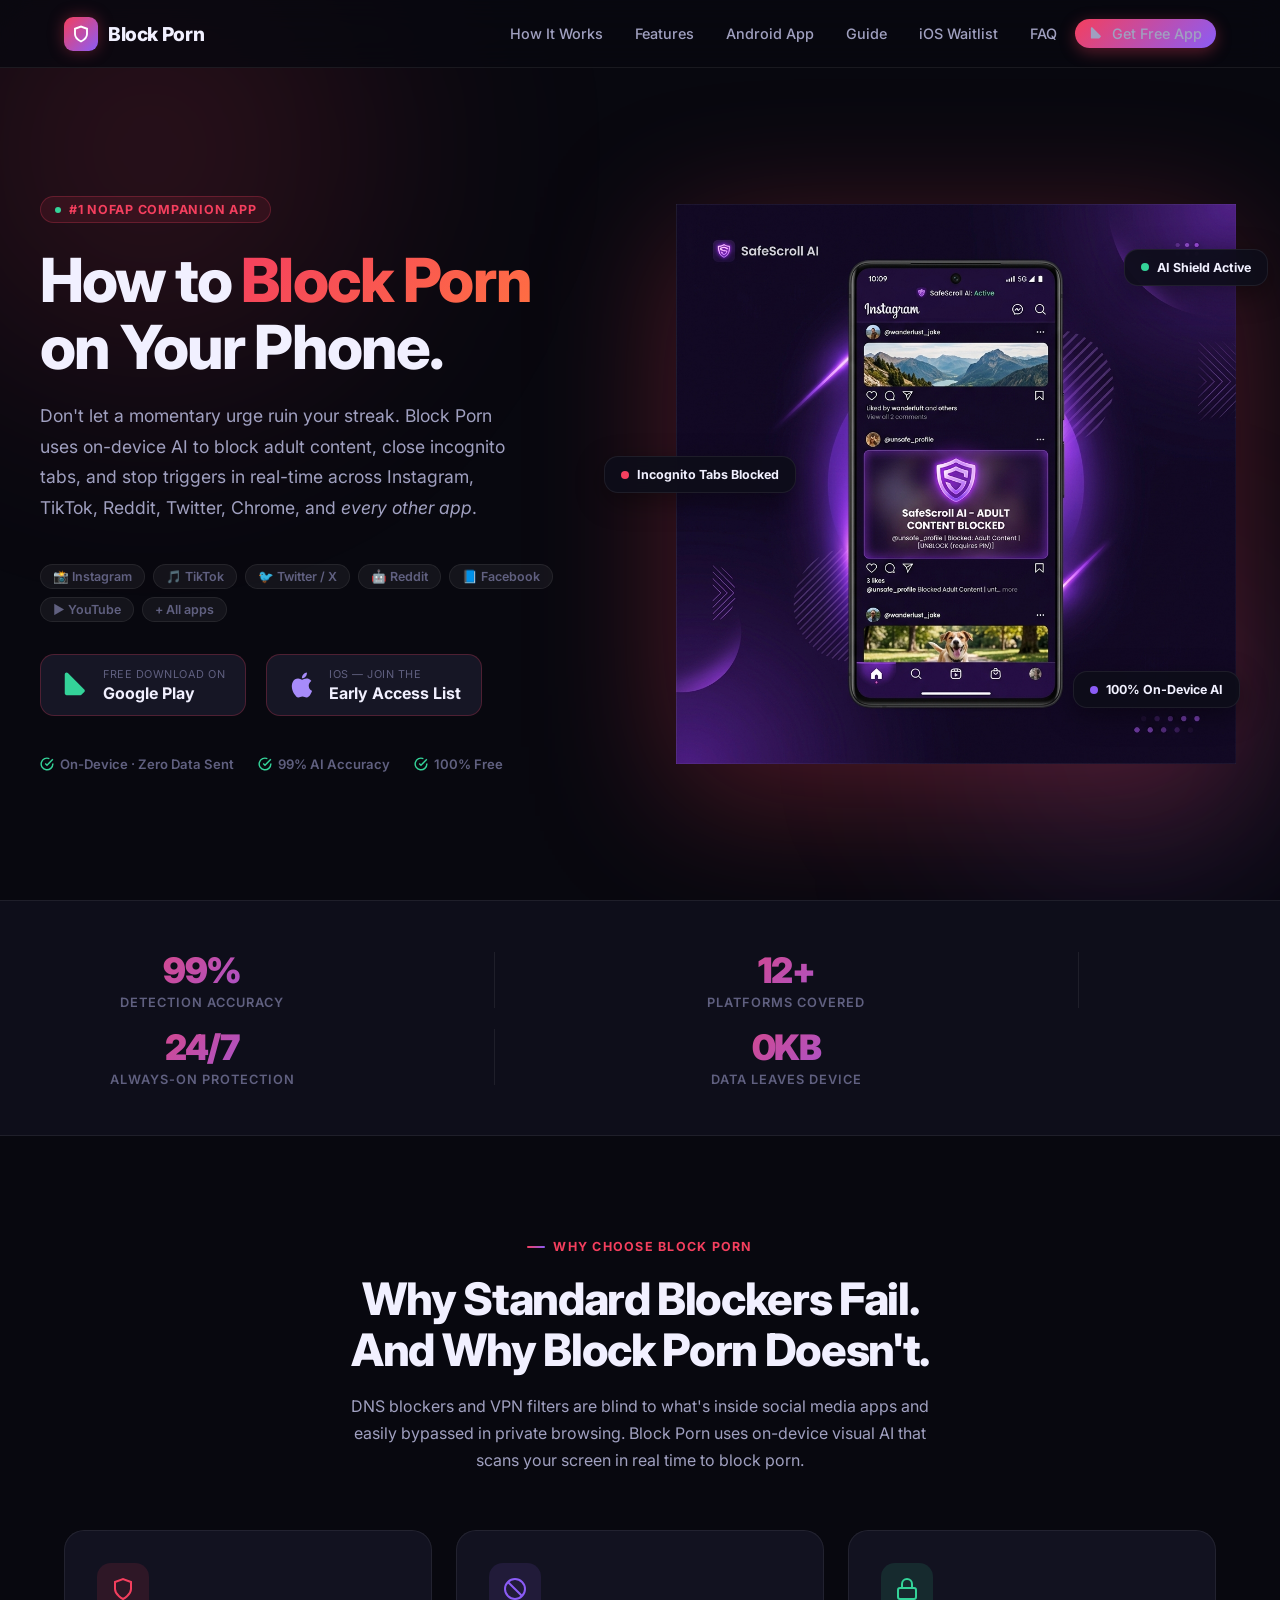
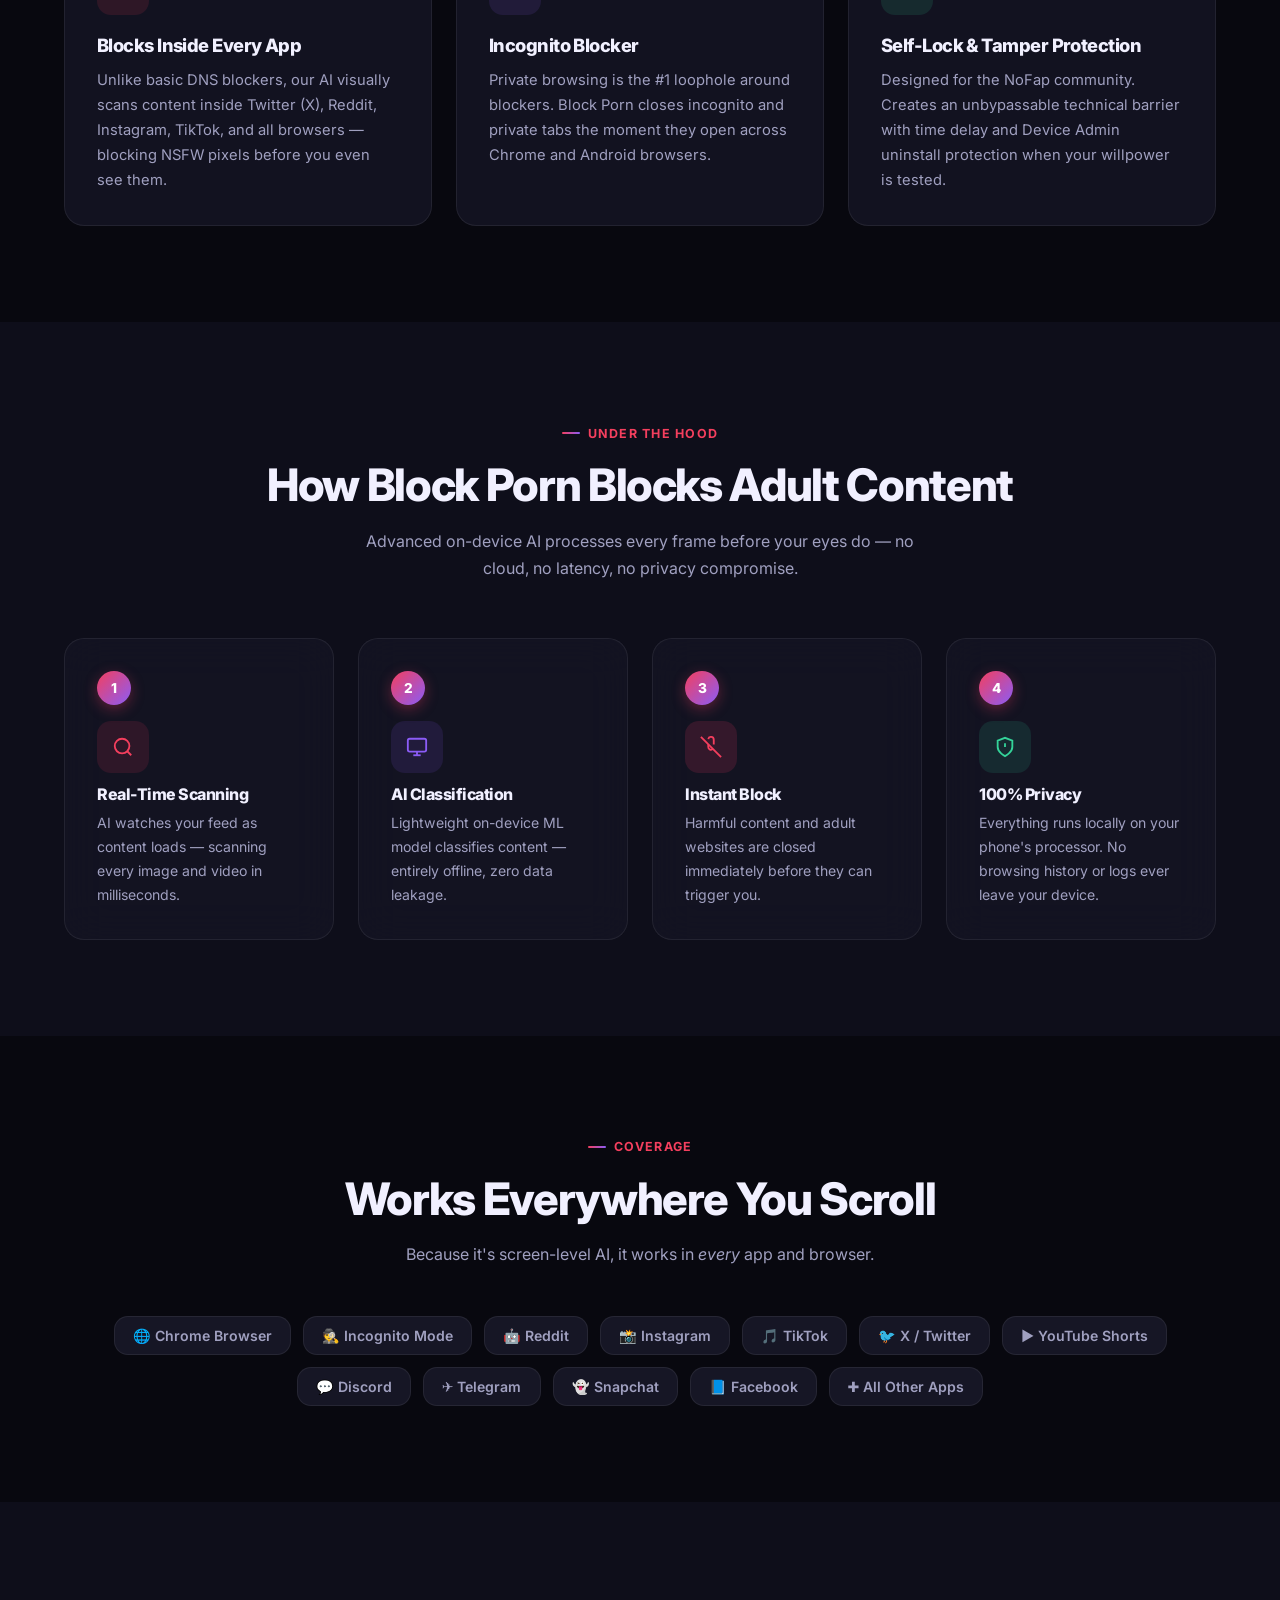
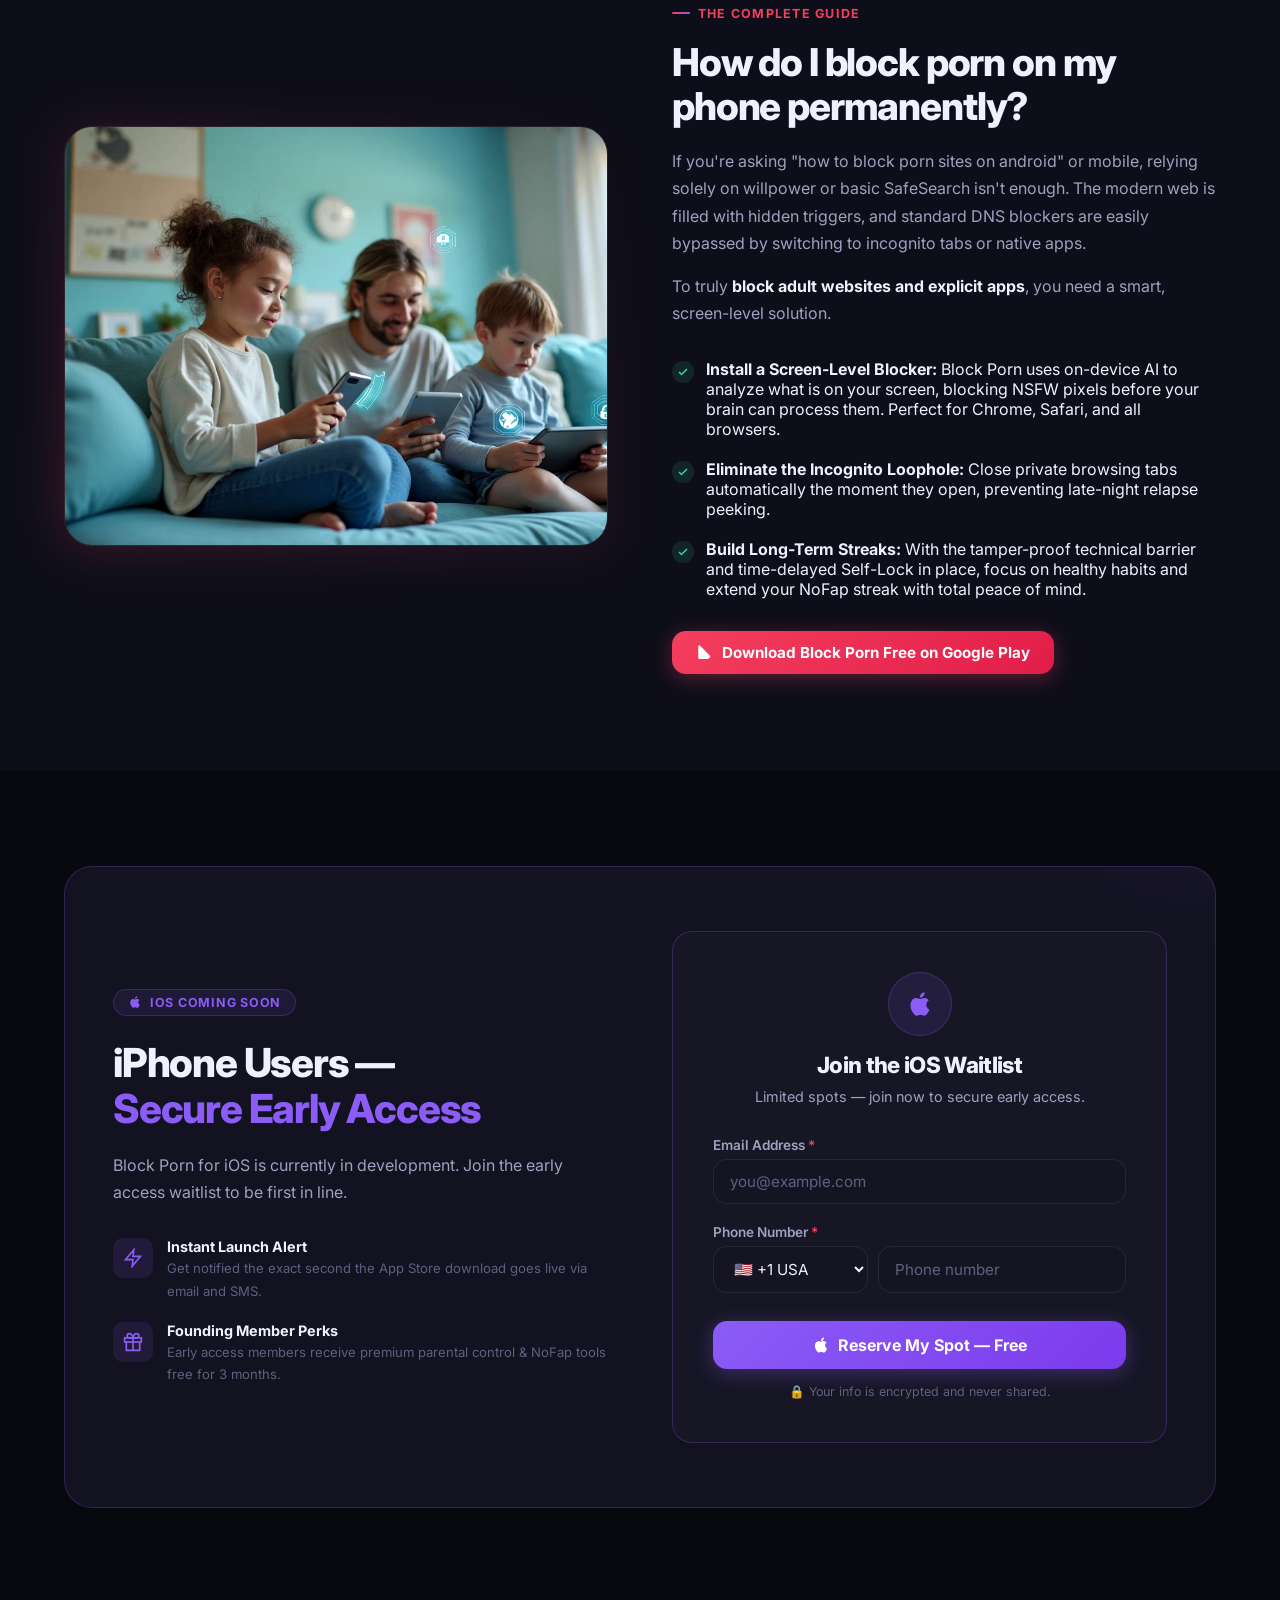
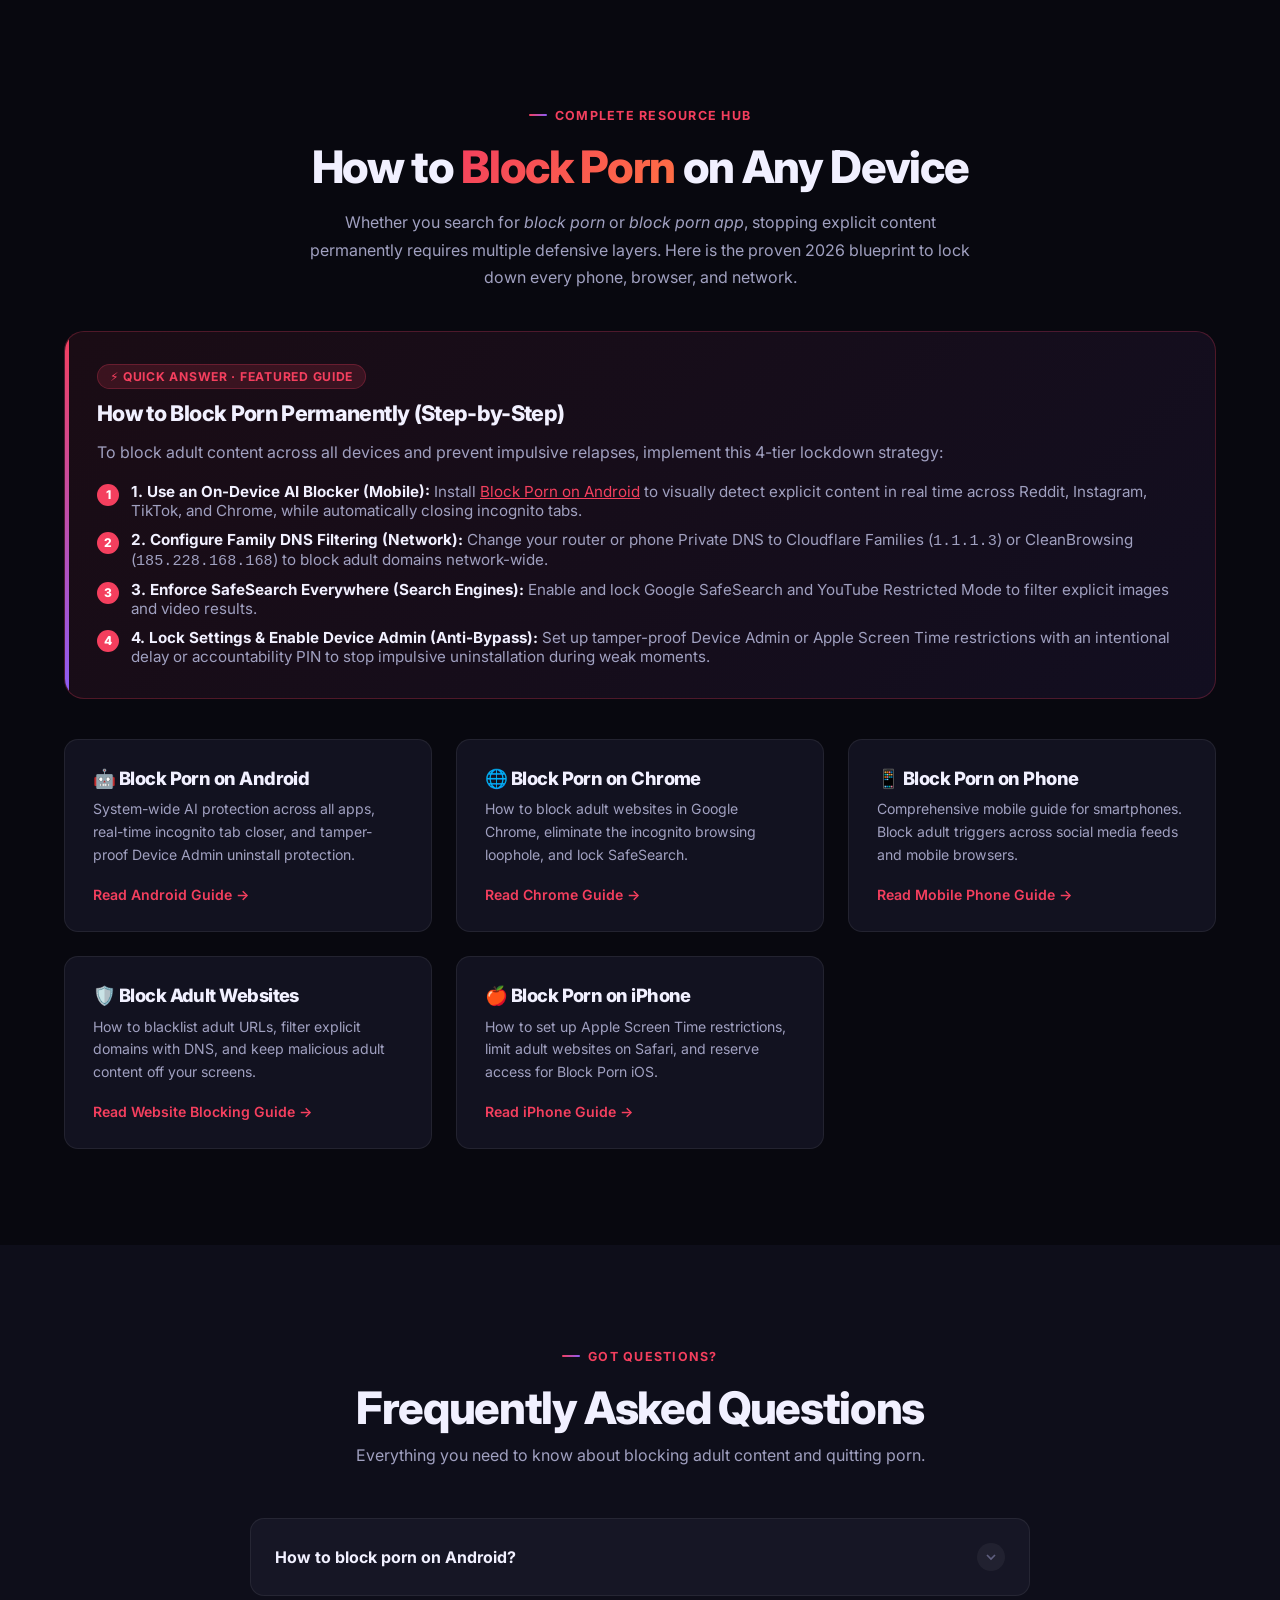
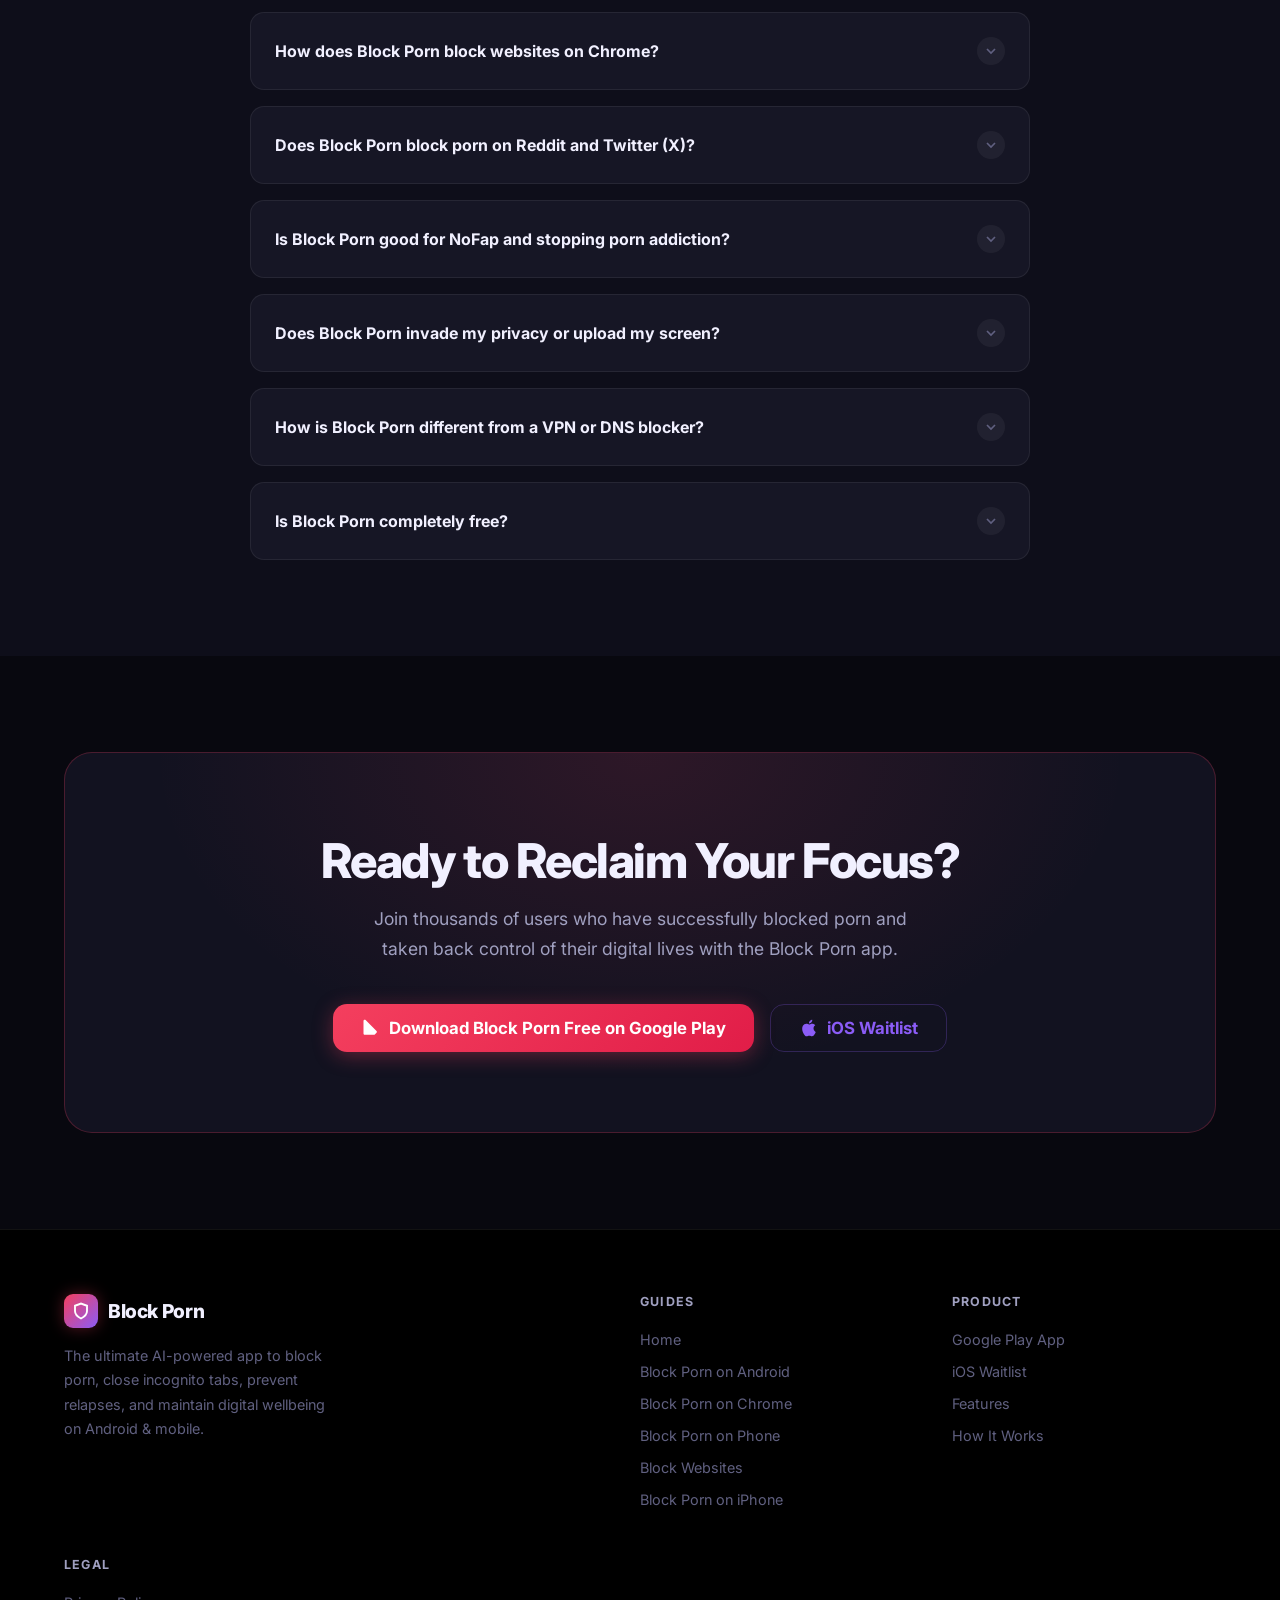
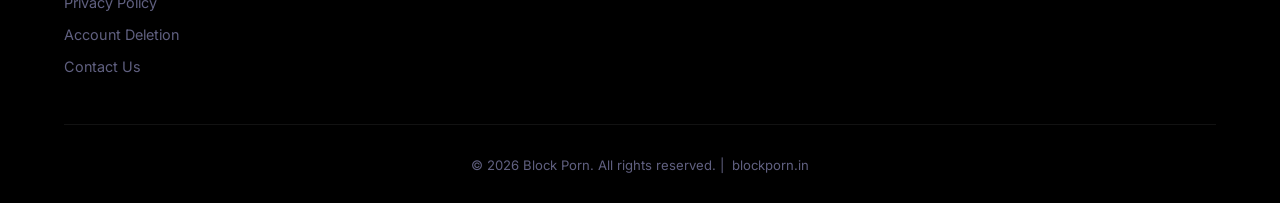
<file: index.html>
<!DOCTYPE html>
<html lang="en">
<head>
    <meta charset="UTF-8">
    <meta name="viewport" content="width=device-width, initial-scale=1.0">

    <!-- ═══ Primary SEO Meta Tags ═══ -->
    <title>Block Porn — #1 Free Porn Blocker App for Android &amp; Phone</title>
    <meta name="title" content="Block Porn — #1 Free Porn Blocker App for Android &amp; Phone">
    <meta name="description" content="Block porn on your phone permanently with Block Porn. Our free Android app uses on-device AI to block adult sites, close incognito tabs, and prevent NoFap relapses across all apps.">
    <meta name="keywords" content="block porn, block porn app, how to block porn, block porn on android, porn blocker app, stop porn addiction, nofap app, block adult content, block porn on phone, incognito blocker android, block porn sites android, adult website blocker">
    <meta name="author" content="Block Porn">
    <meta name="robots" content="index, follow, max-snippet:-1, max-image-preview:large, max-video-preview:-1">
    <meta name="theme-color" content="#08080f">

    <!-- ═══ Open Graph ═══ -->
    <meta property="og:type" content="website">
    <meta property="og:url" content="https://blockporn.in/">
    <meta property="og:title" content="Block Porn — The Ultimate Porn Blocker App for Android &amp; Phone">
    <meta property="og:description" content="Stay on your NoFap streak. Block porn and adult content directly inside social media apps with on-device AI. Free download on Google Play.">
    <meta property="og:image" content="https://blockporn.in/phone-mockup.png">
    <meta property="og:site_name" content="Block Porn">

    <!-- ═══ Twitter ═══ -->
    <meta property="twitter:card" content="summary_large_image">
    <meta property="twitter:url" content="https://blockporn.in/">
    <meta property="twitter:title" content="Block Porn — The Ultimate Porn Blocker App for Android &amp; Phone">
    <meta property="twitter:description" content="Stay on your NoFap streak. Block porn and adult content directly inside social media apps with on-device AI. Free download on Google Play.">
    <meta property="twitter:image" content="https://blockporn.in/phone-mockup.png">

    <!-- ═══ Canonical ═══ -->
    <link rel="canonical" href="https://blockporn.in/">
    <link rel="alternate" hreflang="en" href="https://blockporn.in/">

    <!-- ═══ Fonts ═══ -->
    <link rel="preconnect" href="https://fonts.googleapis.com">
    <link rel="preconnect" href="https://fonts.gstatic.com" crossorigin>
    <link href="https://fonts.googleapis.com/css2?family=Inter:wght@400;500;600;700;800;900&display=swap" rel="stylesheet">

    <!-- ═══ CSS & Favicon ═══ -->
    <link rel="stylesheet" href="styles.css">
    <link rel="icon" type="image/png" href="favicon.png">
    <link rel="apple-touch-icon" href="favicon.png">

    <!-- ═══ Structured Data (Schema.org + LLM) ═══ -->
    <script type="application/ld+json">
    {
      "@context": "https://schema.org",
      "@graph": [
        {
          "@type": "WebSite",
          "name": "Block Porn",
          "alternateName": ["Block Porn App", "block porn", "BlockPorn", "blockporn", "blockporn.in"],
          "url": "https://blockporn.in/",
          "description": "Block Porn is the official website for the Block Porn app — an on-device AI porn blocker and adult website blocker for Android and mobile phones."
        },
        {
          "@type": "MobileApplication",
          "name": "Block Porn - AI Porn Blocker",
          "alternateName": ["Block Porn", "block porn", "Block Porn App", "Block Porn Android", "BlockPorn", "blockporn"],
          "operatingSystem": "Android, iOS",
          "applicationCategory": "HealthApplication, SecurityApplication",
          "description": "Block Porn is the ultimate AI-powered app to block adult content, incognito tabs, and porn across every app on your phone, including Reddit, Twitter (X), Instagram, TikTok, and web browsers. It runs completely offline using on-device AI to detect and block NSFW content before it reaches your screen. Perfect for NoFap, stopping porn addiction, and parental control.",
          "url": "https://blockporn.in/",
          "downloadUrl": "https://play.google.com/store/apps/details?id=in.blockporn.blockporn",
          "installUrl": "https://play.google.com/store/apps/details?id=in.blockporn.blockporn",
          "featureList": [
            "Whole-phone adult content filter across all apps and browsers",
            "Incognito blocker: closes private tabs in Chrome & Android browsers in real time",
            "Blocks porn in all social media apps (Twitter/X, Reddit, Instagram, TikTok)",
            "Blocks YouTube Shorts and Instagram Reels to prevent triggers",
            "App Lock & Self-Lock with time delay (anti-relapse dopamine detox)",
            "Uninstall Protection & Tamper-proof Device Admin",
            "On-device AI filtering (100% private, zero cloud uploads)",
            "SafeSearch enforcement on Google, Bing, and YouTube"
          ],
          "offers": {
            "@type": "Offer",
            "price": "0",
            "priceCurrency": "USD"
          },
          "aggregateRating": {
            "@type": "AggregateRating",
            "ratingValue": "4.9",
            "ratingCount": "1420"
          }
        },
        {
          "@type": "FAQPage",
          "mainEntity": [
            {
              "@type": "Question",
              "name": "How to block porn on phone?",
              "acceptedAnswer": {
                "@type": "Answer",
                "text": "The most effective way to block porn on your phone is by installing Block Porn. It acts as an on-device AI blocker that prevents NSFW content across all apps, browsers, and private incognito tabs."
              }
            },
            {
              "@type": "Question",
              "name": "How to block adult websites on Chrome?",
              "acceptedAnswer": {
                "@type": "Answer",
                "text": "Block Porn automatically functions as a whole-phone web filter that shuts down incognito tabs and blocks adult sites on Chrome, Safari, and other browsers instantly."
              }
            },
            {
              "@type": "Question",
              "name": "Does it block porn on Reddit and Twitter (X)?",
              "acceptedAnswer": {
                "@type": "Answer",
                "text": "Yes. Block Porn visually analyzes your screen on-device, blocking NSFW content inside Reddit, Twitter (X), Instagram, TikTok, and every other app."
              }
            }
          ]
        }
      ]
    }
    </script>
    
    <!-- ═══ No-JS Fallback ═══ -->
    <noscript>
        <style>
            .fade-up { opacity: 1 !important; transform: translateY(0) !important; }
        </style>
    </noscript>

<!-- Google tag (gtag.js) -->
<script async src="https://www.googletagmanager.com/gtag/js?id=G-2P95QXWE2S"></script>
<script>
  window.dataLayer = window.dataLayer || [];
  function gtag(){dataLayer.push(arguments);}
  gtag('js', new Date());

  gtag('config', 'G-2P95QXWE2S');
</script>
</head>
<body>

<!-- ═══════════════════════════════════════════════════════════
     NAVBAR
═══════════════════════════════════════════════════════════ -->
<nav class="navbar" id="navbar">
    <div class="container nav-inner">
        <a href="/" class="logo">
            <div class="logo-icon">
                <svg width="18" height="18" viewBox="0 0 24 24" fill="none" stroke="currentColor" stroke-width="2.5"><path d="M12 22s8-4 8-10V5l-8-3-8 3v7c0 6 8 10 8 10z"/></svg>
            </div>
            Block Porn
        </a>
        <nav class="nav-links" aria-label="Main Navigation">
            <a href="#how-it-works">How It Works</a>
            <a href="#features">Features</a>
            <a href="/block-porn-on-android/">Android App</a>
            <a href="#seo-guide">Guide</a>
            <a href="#ios-waitlist">iOS Waitlist</a>
            <a href="#faq">FAQ</a>
            <a href="https://play.google.com/store/apps/details?id=in.blockporn.blockporn" target="_blank" rel="noopener" class="btn btn-nav" id="nav-cta">
                <svg width="15" height="15" viewBox="0 0 24 24" fill="currentColor"><path d="M3 20.5v-17c0-.83.67-1.5 1.5-1.5.38 0 .74.15 1.01.43l13.12 13.12c.57.57.57 1.5 0 2.07l-2.07 2.07c-.28.28-.64.43-1.01.43H4.5c-.83 0-1.5-.67-1.5-1.5z"/></svg>
                Get Free App
            </a>
        </nav>
    </div>
</nav>

<main>
<!-- ═══════════════════════════════════════════════════════════
     HERO
═══════════════════════════════════════════════════════════ -->
<section class="hero" id="hero" aria-labelledby="hero-heading">
    <div class="hero-orb hero-orb-1"></div>
    <div class="hero-orb hero-orb-2"></div>

    <div class="container hero-inner">
        <!-- Left: Copy -->
        <div class="fade-up">
            <div class="hero-badge">
                <span class="dot"></span>
                #1 NoFap Companion App
            </div>

            <h1 id="hero-heading" class="hero-title">
                How to <span class="text-gradient">Block Porn</span><br>
                on Your Phone.
            </h1>

            <p class="hero-desc">
                Don't let a momentary urge ruin your streak. Block Porn uses on-device AI to block adult content, close incognito tabs, and stop triggers in real-time across Instagram, TikTok, Reddit, Twitter, Chrome, and <em>every other app</em>.
            </p>

            <div class="platform-pills" aria-label="Supported platforms">
                <span class="pill">📸 Instagram</span>
                <span class="pill">🎵 TikTok</span>
                <span class="pill">🐦 Twitter / X</span>
                <span class="pill">🤖 Reddit</span>
                <span class="pill">📘 Facebook</span>
                <span class="pill">▶️ YouTube</span>
                <span class="pill">+ All apps</span>
            </div>

            <div class="hero-cta-row">
                <a href="https://play.google.com/store/apps/details?id=in.blockporn.blockporn"
                   target="_blank" rel="noopener"
                   id="hero-android-btn"
                   class="store-badge">
                    <svg viewBox="0 0 24 24" fill="#34d399"><path d="M3 20.5v-17c0-.83.67-1.5 1.5-1.5.38 0 .74.15 1.01.43l13.12 13.12c.57.57.57 1.5 0 2.07l-2.07 2.07c-.28.28-.64.43-1.01.43H4.5c-.83 0-1.5-.67-1.5-1.5z"/></svg>
                    <span>
                        <span class="store-badge-sub">Free Download on</span>
                        <span class="store-badge-title">Google Play</span>
                    </span>
                </a>

                <a href="#ios-waitlist" id="hero-ios-btn" class="store-badge">
                    <svg viewBox="0 0 24 24" fill="#a78bfa"><path d="M18.71 19.5c-.83 1.24-1.71 2.45-3.05 2.47-1.34.03-1.77-.79-3.29-.79-1.53 0-2 .77-3.27.82-1.31.05-2.3-1.32-3.14-2.53C4.25 17 2.94 12.45 4.7 9.39c.87-1.52 2.43-2.48 4.12-2.51 1.28-.02 2.5.87 3.29.87.78 0 2.26-1.07 3.8-.91.65.03 2.47.26 3.64 1.98-.09.06-2.17 1.28-2.15 3.81.03 3.02 2.65 4.03 2.68 4.04-.03.07-.42 1.44-1.38 2.83M13 3.5c.73-.83 1.94-1.46 2.94-1.5.13 1.17-.34 2.35-1.04 3.19-.69.85-1.83 1.51-2.95 1.42-.15-1.15.41-2.35 1.05-3.11z"/></svg>
                    <span>
                        <span class="store-badge-sub">iOS — Join the</span>
                        <span class="store-badge-title">Early Access List</span>
                    </span>
                </a>
            </div>

            <div class="hero-trust">
                <span class="trust-item">
                    <svg width="14" height="14" viewBox="0 0 24 24" fill="none" stroke="currentColor" stroke-width="2.5"><path d="M22 11.08V12a10 10 0 1 1-5.93-9.14"/><polyline points="22 4 12 14.01 9 11.01"/></svg>
                    On-Device · Zero Data Sent
                </span>
                <span class="trust-item">
                    <svg width="14" height="14" viewBox="0 0 24 24" fill="none" stroke="currentColor" stroke-width="2.5"><path d="M22 11.08V12a10 10 0 1 1-5.93-9.14"/><polyline points="22 4 12 14.01 9 11.01"/></svg>
                    99% AI Accuracy
                </span>
                <span class="trust-item">
                    <svg width="14" height="14" viewBox="0 0 24 24" fill="none" stroke="currentColor" stroke-width="2.5"><path d="M22 11.08V12a10 10 0 1 1-5.93-9.14"/><polyline points="22 4 12 14.01 9 11.01"/></svg>
                    100% Free
                </span>
            </div>
        </div>

        <!-- Right: Phone -->
        <div class="hero-phone-wrap fade-up delay-2">
            <div class="hero-phone-glow"></div>
            <img src="phone-mockup.png"
                 alt="Block Porn app blocking adult websites on a smartphone — NoFap companion"
                 class="hero-phone-img"
                 fetchpriority="high"
                 width="300"
                 height="560">

            <div class="float-badge float-badge-top">
                <span class="dot-green"></span> AI Shield Active
            </div>
            <div class="float-badge float-badge-mid">
                <span class="dot-red"></span> Incognito Tabs Blocked
            </div>
            <div class="float-badge float-badge-bottom">
                <span class="dot-violet"></span> 100% On-Device AI
            </div>
        </div>
    </div>
</section>


<!-- ═══════════════════════════════════════════════════════════
     STATS STRIP
═══════════════════════════════════════════════════════════ -->
<div class="stats-strip" role="region" aria-label="Key statistics">
    <div class="container stats-grid">
        <div class="stat-item fade-up">
            <span class="stat-number">99%</span>
            <span class="stat-label">Detection Accuracy</span>
        </div>
        <div class="stat-divider"></div>
        <div class="stat-item fade-up delay-1">
            <span class="stat-number">12+</span>
            <span class="stat-label">Platforms Covered</span>
        </div>
        <div class="stat-divider"></div>
        <div class="stat-item fade-up delay-2">
            <span class="stat-number">24/7</span>
            <span class="stat-label">Always-On Protection</span>
        </div>
        <div class="stat-divider"></div>
        <div class="stat-item fade-up delay-3">
            <span class="stat-number">0KB</span>
            <span class="stat-label">Data Leaves Device</span>
        </div>
    </div>
</div>


<!-- ═══════════════════════════════════════════════════════════
     FEATURES
═══════════════════════════════════════════════════════════ -->
<section class="section" id="features" aria-labelledby="features-heading">
    <div class="container">
        <div class="fade-up" style="text-align:center;">
            <p class="eyebrow">Why Choose Block Porn</p>
            <h2 id="features-heading" style="font-size:clamp(1.8rem,4vw,2.8rem); margin-bottom:1rem;">Why Standard Blockers Fail.<br>And Why Block Porn Doesn't.</h2>
            <p style="max-width:580px; margin:0 auto;">DNS blockers and VPN filters are blind to what's inside social media apps and easily bypassed in private browsing. Block Porn uses on-device visual AI that scans your screen in real time to block porn.</p>
        </div>

        <div class="features-grid">
            <div class="card fade-up delay-1">
                <div class="icon-wrap icon-red">
                    <svg width="24" height="24" viewBox="0 0 24 24" fill="none" stroke="currentColor" stroke-width="2"><path d="M12 22s8-4 8-10V5l-8-3-8 3v7c0 6 8 10 8 10z"/></svg>
                </div>
                <h3 style="margin-bottom:.75rem; font-size:1.15rem;">Blocks Inside Every App</h3>
                <p style="font-size:.92rem;">Unlike basic DNS blockers, our AI visually scans content inside Twitter (X), Reddit, Instagram, TikTok, and all browsers — blocking NSFW pixels before you even see them.</p>
            </div>

            <div class="card fade-up delay-2">
                <div class="icon-wrap icon-violet">
                    <svg width="24" height="24" viewBox="0 0 24 24" fill="none" stroke="currentColor" stroke-width="2"><circle cx="12" cy="12" r="10"/><path d="m4.93 4.93 14.14 14.14"/></svg>
                </div>
                <h3 style="margin-bottom:.75rem; font-size:1.15rem;">Incognito Blocker</h3>
                <p style="font-size:.92rem;">Private browsing is the #1 loophole around blockers. Block Porn closes incognito and private tabs the moment they open across Chrome and Android browsers.</p>
            </div>

            <div class="card fade-up delay-3">
                <div class="icon-wrap icon-green">
                    <svg width="24" height="24" viewBox="0 0 24 24" fill="none" stroke="currentColor" stroke-width="2"><rect x="3" y="11" width="18" height="11" rx="2"/><path d="M7 11V7a5 5 0 0 1 10 0v4"/></svg>
                </div>
                <h3 style="margin-bottom:.75rem; font-size:1.15rem;">Self-Lock &amp; Tamper Protection</h3>
                <p style="font-size:.92rem;">Designed for the NoFap community. Creates an unbypassable technical barrier with time delay and Device Admin uninstall protection when your willpower is tested.</p>
            </div>
        </div>
    </div>
</section>


<!-- ═══════════════════════════════════════════════════════════
     HOW IT WORKS
═══════════════════════════════════════════════════════════ -->
<section class="section section-alt" id="how-it-works" aria-labelledby="how-heading">
    <div class="container">
        <div class="fade-up" style="text-align:center;">
            <p class="eyebrow">Under the Hood</p>
            <h2 id="how-heading" style="font-size:clamp(1.8rem,4vw,2.8rem); margin-bottom:1rem;">How Block Porn Blocks Adult Content</h2>
            <p style="max-width:560px; margin:0 auto;">Advanced on-device AI processes every frame before your eyes do — no cloud, no latency, no privacy compromise.</p>
        </div>

        <div class="steps-grid">
            <div class="card fade-up delay-1">
                <div class="step-num">1</div>
                <div class="icon-wrap icon-red" style="margin-bottom:.75rem;">
                    <svg width="22" height="22" viewBox="0 0 24 24" fill="none" stroke="currentColor" stroke-width="2"><circle cx="11" cy="11" r="8"/><line x1="21" y1="21" x2="16.65" y2="16.65"/></svg>
                </div>
                <h4 style="margin-bottom:.5rem;">Real-Time Scanning</h4>
                <p style="font-size:.88rem;">AI watches your feed as content loads — scanning every image and video in milliseconds.</p>
            </div>

            <div class="card fade-up delay-2">
                <div class="step-num">2</div>
                <div class="icon-wrap icon-violet" style="margin-bottom:.75rem;">
                    <svg width="22" height="22" viewBox="0 0 24 24" fill="none" stroke="currentColor" stroke-width="2"><rect x="2" y="3" width="20" height="14" rx="2"/><line x1="8" y1="21" x2="16" y2="21"/><line x1="12" y1="17" x2="12" y2="21"/></svg>
                </div>
                <h4 style="margin-bottom:.5rem;">AI Classification</h4>
                <p style="font-size:.88rem;">Lightweight on-device ML model classifies content — entirely offline, zero data leakage.</p>
            </div>

            <div class="card fade-up delay-3">
                <div class="step-num">3</div>
                <div class="icon-wrap icon-red" style="margin-bottom:.75rem; background:rgba(244,63,94,0.15);">
                    <svg width="22" height="22" viewBox="0 0 24 24" fill="none" stroke="currentColor" stroke-width="2"><line x1="1" y1="1" x2="23" y2="23"/><path d="M9 9v3a3 3 0 0 0 5.12 2.12M15 9.34V4a3 3 0 0 0-5.94-.6"/></svg>
                </div>
                <h4 style="margin-bottom:.5rem;">Instant Block</h4>
                <p style="font-size:.88rem;">Harmful content and adult websites are closed immediately before they can trigger you.</p>
            </div>

            <div class="card fade-up delay-4">
                <div class="step-num">4</div>
                <div class="icon-wrap icon-green" style="margin-bottom:.75rem;">
                    <svg width="22" height="22" viewBox="0 0 24 24" fill="none" stroke="currentColor" stroke-width="2"><path d="M12 22s8-4 8-10V5l-8-3-8 3v7c0 6 8 10 8 10z"/><line x1="12" y1="8" x2="12" y2="12"/><line x1="12" y1="16" x2="12.01" y2="16"/></svg>
                </div>
                <h4 style="margin-bottom:.5rem;">100% Privacy</h4>
                <p style="font-size:.88rem;">Everything runs locally on your phone's processor. No browsing history or logs ever leave your device.</p>
            </div>
        </div>
    </div>
</section>


<!-- ═══════════════════════════════════════════════════════════
     PLATFORM SUPPORT
═══════════════════════════════════════════════════════════ -->
<section class="section" aria-labelledby="platforms-heading">
    <div class="container" style="text-align:center;">
        <div class="fade-up">
            <p class="eyebrow">Coverage</p>
            <h2 id="platforms-heading" style="font-size:clamp(1.8rem,4vw,2.8rem); margin-bottom:1rem;">Works Everywhere You Scroll</h2>
            <p style="max-width:500px; margin:0 auto;">Because it's screen-level AI, it works in <em>every</em> app and browser.</p>
        </div>
        <div class="platform-grid fade-up delay-1">
            <div class="platform-chip">🌐 Chrome Browser</div>
            <div class="platform-chip">🕵️ Incognito Mode</div>
            <div class="platform-chip">🤖 Reddit</div>
            <div class="platform-chip">📸 Instagram</div>
            <div class="platform-chip">🎵 TikTok</div>
            <div class="platform-chip">🐦 X / Twitter</div>
            <div class="platform-chip">▶️ YouTube Shorts</div>
            <div class="platform-chip">💬 Discord</div>
            <div class="platform-chip">✈️ Telegram</div>
            <div class="platform-chip">👻 Snapchat</div>
            <div class="platform-chip">📘 Facebook</div>
            <div class="platform-chip">✚ All Other Apps</div>
        </div>
    </div>
</section>


<!-- ═══════════════════════════════════════════════════════════
     SEO GUIDE SECTION
═══════════════════════════════════════════════════════════ -->
<section class="section section-alt" id="seo-guide" aria-labelledby="guide-heading">
    <div class="container seo-grid">
        <div class="fade-up" style="position:relative;">
            <div style="position:absolute;inset:0;background:linear-gradient(45deg,rgba(244,63,94,0.25),transparent);border-radius:28px;filter:blur(24px);"></div>
            <img src="hero-family.jpg"
                 alt="Person feeling free from porn addiction after using Block Porn app"
                 class="seo-img"
                 loading="lazy"
                 width="600"
                 height="420">
        </div>

        <div class="fade-up delay-2">
            <p class="eyebrow">The Complete Guide</p>
            <h2 id="guide-heading" style="font-size:clamp(1.6rem,3.5vw,2.4rem); margin-bottom:1.25rem;">
                How do I block porn on my phone permanently?
            </h2>
            <p>If you're asking "how to block porn sites on android" or mobile, relying solely on willpower or basic SafeSearch isn't enough. The modern web is filled with hidden triggers, and standard DNS blockers are easily bypassed by switching to incognito tabs or native apps.</p>
            <p style="margin-top:1rem;">To truly <strong style="color:var(--text-primary);">block adult websites and explicit apps</strong>, you need a smart, screen-level solution.</p>

            <ul class="seo-list">
                <li>
                    <span class="seo-check">
                        <svg width="12" height="12" viewBox="0 0 24 24" fill="none" stroke="currentColor" stroke-width="3"><polyline points="20 6 9 17 4 12"/></svg>
                    </span>
                    <span><strong style="color:var(--text-primary);">Install a Screen-Level Blocker:</strong> Block Porn uses on-device AI to analyze what is on your screen, blocking NSFW pixels before your brain can process them. Perfect for Chrome, Safari, and all browsers.</span>
                </li>
                <li>
                    <span class="seo-check">
                        <svg width="12" height="12" viewBox="0 0 24 24" fill="none" stroke="currentColor" stroke-width="3"><polyline points="20 6 9 17 4 12"/></svg>
                    </span>
                    <span><strong style="color:var(--text-primary);">Eliminate the Incognito Loophole:</strong> Close private browsing tabs automatically the moment they open, preventing late-night relapse peeking.</span>
                </li>
                <li>
                    <span class="seo-check">
                        <svg width="12" height="12" viewBox="0 0 24 24" fill="none" stroke="currentColor" stroke-width="3"><polyline points="20 6 9 17 4 12"/></svg>
                    </span>
                    <span><strong style="color:var(--text-primary);">Build Long-Term Streaks:</strong> With the tamper-proof technical barrier and time-delayed Self-Lock in place, focus on healthy habits and extend your NoFap streak with total peace of mind.</span>
                </li>
            </ul>

            <div style="margin-top:2rem;">
                <a href="https://play.google.com/store/apps/details?id=in.blockporn.blockporn" target="_blank" rel="noopener" class="btn btn-red" id="guide-cta">
                    <svg width="18" height="18" viewBox="0 0 24 24" fill="currentColor"><path d="M3 20.5v-17c0-.83.67-1.5 1.5-1.5.38 0 .74.15 1.01.43l13.12 13.12c.57.57.57 1.5 0 2.07l-2.07 2.07c-.28.28-.64.43-1.01.43H4.5c-.83 0-1.5-.67-1.5-1.5z"/></svg>
                    Download Block Porn Free on Google Play
                </a>
            </div>
        </div>
    </div>
</section>


<!-- ═══════════════════════════════════════════════════════════
     iOS WAITLIST
═══════════════════════════════════════════════════════════ -->
<section class="section" id="ios-waitlist" aria-labelledby="waitlist-heading">
    <div class="container">
        <div class="waitlist-wrapper fade-up">
            <!-- Left: Perks -->
            <div>
                <div class="waitlist-ios-badge">
                    <svg width="14" height="14" viewBox="0 0 24 24" fill="currentColor"><path d="M18.71 19.5c-.83 1.24-1.71 2.45-3.05 2.47-1.34.03-1.77-.79-3.29-.79-1.53 0-2 .77-3.27.82-1.31.05-2.3-1.32-3.14-2.53C4.25 17 2.94 12.45 4.7 9.39c.87-1.52 2.43-2.48 4.12-2.51 1.28-.02 2.5.87 3.29.87.78 0 2.26-1.07 3.8-.91.65.03 2.47.26 3.64 1.98-.09.06-2.17 1.28-2.15 3.81.03 3.02 2.65 4.03 2.68 4.04-.03.07-.42 1.44-1.38 2.83M13 3.5c.73-.83 1.94-1.46 2.94-1.5.13 1.17-.34 2.35-1.04 3.19-.69.85-1.83 1.51-2.95 1.42-.15-1.15.41-2.35 1.05-3.11z"/></svg>
                    iOS Coming Soon
                </div>
                <h2 id="waitlist-heading" style="font-size:clamp(1.7rem,3.5vw,2.5rem); margin-bottom:1.25rem;">iPhone Users —<br><span style="color:var(--violet-500);">Secure Early Access</span></h2>
                <p>Block Porn for iOS is currently in development. Join the early access waitlist to be first in line.</p>

                <div class="perk-list">
                    <div class="perk-item">
                        <div class="perk-icon">
                            <svg width="20" height="20" viewBox="0 0 24 24" fill="none" stroke="currentColor" stroke-width="2"><polygon points="13 2 3 14 12 14 11 22 21 10 12 10 13 2"/></svg>
                        </div>
                        <div>
                            <div class="perk-title">Instant Launch Alert</div>
                            <p class="perk-desc">Get notified the exact second the App Store download goes live via email and SMS.</p>
                        </div>
                    </div>
                    <div class="perk-item">
                        <div class="perk-icon">
                            <svg width="20" height="20" viewBox="0 0 24 24" fill="none" stroke="currentColor" stroke-width="2"><polyline points="20 12 20 22 4 22 4 12"/><rect x="2" y="7" width="20" height="5"/><line x1="12" y1="22" x2="12" y2="7"/><path d="M12 7H7.5a2.5 2.5 0 0 1 0-5C11 2 12 7 12 7z"/><path d="M12 7h4.5a2.5 2.5 0 0 0 0-5C13 2 12 7 12 7z"/></svg>
                        </div>
                        <div>
                            <div class="perk-title">Founding Member Perks</div>
                            <p class="perk-desc">Early access members receive premium parental control &amp; NoFap tools free for 3 months.</p>
                        </div>
                    </div>
                </div>
            </div>

            <!-- Right: Form -->
            <div class="waitlist-form-card" id="waitlist-card">
                <div style="text-align:center; margin-bottom:1.75rem;">
                    <div style="width:64px;height:64px;border-radius:50%;background:rgba(139,92,246,0.12);border:1px solid var(--border-violet);display:flex;align-items:center;justify-content:center;margin:0 auto 1rem;color:var(--violet-500);">
                        <svg width="28" height="28" viewBox="0 0 24 24" fill="currentColor"><path d="M18.71 19.5c-.83 1.24-1.71 2.45-3.05 2.47-1.34.03-1.77-.79-3.29-.79-1.53 0-2 .77-3.27.82-1.31.05-2.3-1.32-3.14-2.53C4.25 17 2.94 12.45 4.7 9.39c.87-1.52 2.43-2.48 4.12-2.51 1.28-.02 2.5.87 3.29.87.78 0 2.26-1.07 3.8-.91.65.03 2.47.26 3.64 1.98-.09.06-2.17 1.28-2.15 3.81.03 3.02 2.65 4.03 2.68 4.04-.03.07-.42 1.44-1.38 2.83M13 3.5c.73-.83 1.94-1.46 2.94-1.5.13 1.17-.34 2.35-1.04 3.19-.69.85-1.83 1.51-2.95 1.42-.15-1.15.41-2.35 1.05-3.11z"/></svg>
                    </div>
                    <h3 style="font-size:1.4rem; margin-bottom:.4rem;">Join the iOS Waitlist</h3>
                    <p style="font-size:.9rem;">Limited spots — join now to secure early access.</p>
                </div>

                <form id="waitlistForm" novalidate>
                    <div class="form-group">
                        <label for="waitlist-email" class="form-label">Email Address <span style="color:var(--red-500);">*</span></label>
                        <input type="email" id="waitlist-email" class="form-input" placeholder="you@example.com" required>
                    </div>

                    <div class="form-group">
                        <label class="form-label">Phone Number <span style="color:var(--red-500);">*</span></label>
                        <div class="phone-row">
                            <select id="waitlist-country-code" class="form-select" required>
                                <option value="+1">🇺🇸 +1 USA</option>
                                <option value="+1-ca">🇨🇦 +1 Canada</option>
                                <option value="+44">🇬🇧 +44 UK</option>
                                <option value="+61">🇦🇺 +61 Australia</option>
                                <option value="+971">🇦🇪 +971 UAE</option>
                                <option value="+966">🇸🇦 +966 Saudi Arabia</option>
                                <option value="+90">🇹🇷 +90 Turkey</option>
                                <option value="+972">🇮🇱 +972 Israel</option>
                                <option value="+65">🇸🇬 +65 Singapore</option>
                                <option value="+60">🇲🇾 +60 Malaysia</option>
                                <option value="+64">🇳🇿 +64 New Zealand</option>
                                <option value="+27">🇿🇦 +27 South Africa</option>
                                <option value="+49">🇩🇪 +49 Germany</option>
                                <option value="+48">🇵🇱 +48 Poland</option>
                                <option value="+353">🇮🇪 +353 Ireland</option>
                                <option value="+33">🇫🇷 +33 France</option>
                                <option value="+39">🇮🇹 +39 Italy</option>
                                <option value="+34">🇪🇸 +34 Spain</option>
                                <option value="+31">🇳🇱 +31 Netherlands</option>
                                <option value="+55">🇧🇷 +55 Brazil</option>
                                <option value="+52">🇲🇽 +52 Mexico</option>
                                <option value="+57">🇨🇴 +57 Colombia</option>
                                <option value="+54">🇦🇷 +54 Argentina</option>
                                <option value="+81">🇯🇵 +81 Japan</option>
                                <option value="+82">🇰🇷 +82 South Korea</option>
                                <option value="+84">🇻🇳 +84 Vietnam</option>
                                <option value="+86">🇨🇳 +86 China</option>
                                <option value="+92">🇵🇰 +92 Pakistan</option>
                                <option value="+880">🇧🇩 +880 Bangladesh</option>
                                <option value="+94">🇱🇰 +94 Sri Lanka</option>
                                <option value="+977">🇳🇵 +977 Nepal</option>
                                <option value="+91">🇮🇳 +91 India</option>
                                <option value="+62">🇮🇩 +62 Indonesia</option>
                                <option value="+66">🇹🇭 +66 Thailand</option>
                                <option value="+63">🇵🇭 +63 Philippines</option>
                                <option value="+20">🇪🇬 +20 Egypt</option>
                                <option value="+234">🇳🇬 +234 Nigeria</option>
                                <option value="+254">🇰🇪 +254 Kenya</option>
                                <option value="other">🌍 Other</option>
                            </select>
                            <input type="tel" id="waitlist-phone" class="form-input" placeholder="Phone number" required>
                        </div>
                    </div>

                    <button type="submit" class="btn btn-violet" style="width:100%; margin-top:.5rem; padding:14px; font-size:1rem;" id="waitlist-submit-btn">
                        <svg width="18" height="18" viewBox="0 0 24 24" fill="currentColor"><path d="M18.71 19.5c-.83 1.24-1.71 2.45-3.05 2.47-1.34.03-1.77-.79-3.29-.79-1.53 0-2 .77-3.27.82-1.31.05-2.3-1.32-3.14-2.53C4.25 17 2.94 12.45 4.7 9.39c.87-1.52 2.43-2.48 4.12-2.51 1.28-.02 2.5.87 3.29.87.78 0 2.26-1.07 3.8-.91.65.03 2.47.26 3.64 1.98-.09.06-2.17 1.28-2.15 3.81.03 3.02 2.65 4.03 2.68 4.04-.03.07-.42 1.44-1.38 2.83M13 3.5c.73-.83 1.94-1.46 2.94-1.5.13 1.17-.34 2.35-1.04 3.19-.69.85-1.83 1.51-2.95 1.42-.15-1.15.41-2.35 1.05-3.11z"/></svg>
                        Reserve My Spot — Free
                    </button>

                    <p style="text-align:center; font-size:0.78rem; color:var(--text-muted); margin-top:.75rem;">
                        🔒 Your info is encrypted and never shared.
                    </p>
                </form>

                <div class="waitlist-success" id="waitlistSuccess">
                    <div class="success-icon">
                        <svg width="32" height="32" viewBox="0 0 24 24" fill="none" stroke="#34d399" stroke-width="2.5"><polyline points="20 6 9 17 4 12"/></svg>
                    </div>
                    <h4 style="font-size:1.3rem; margin-bottom:.5rem;">You're on the list! 🎉</h4>
                    <p style="font-size:.95rem;">We'll notify you the moment Block Porn for iOS launches. Keep an eye on your inbox.</p>
                </div>
            </div>
        </div>
    </div>
</section>

<!-- ═══════════════════════════════════════════════════════════
     COMPREHENSIVE SEO GUIDE & TOPIC HUB
═══════════════════════════════════════════════════════════ -->
<section class="section" id="seo-guide" aria-labelledby="guide-hub-heading">
    <div class="container">
        <div class="fade-up" style="text-align:center;">
            <p class="eyebrow">Complete Resource Hub</p>
            <h2 id="guide-hub-heading" style="font-size:clamp(1.8rem,4vw,2.8rem); margin-bottom:1rem;">
                How to <span class="text-gradient">Block Porn</span> on Any Device
            </h2>
            <p style="max-width:680px; margin:0 auto;">
                Whether you search for <em>block porn</em> or <em>block porn app</em>, stopping explicit content permanently requires multiple defensive layers. Here is the proven 2026 blueprint to lock down every phone, browser, and network.
            </p>
        </div>

        <!-- Position 0 / Featured Snippet Box -->
        <div class="snippet-box fade-up delay-1">
            <span class="snippet-badge">⚡ Quick Answer · Featured Guide</span>
            <h3 class="snippet-title">How to Block Porn Permanently (Step-by-Step)</h3>
            <p class="snippet-summary">
                To block adult content across all devices and prevent impulsive relapses, implement this 4-tier lockdown strategy:
            </p>
            <ol class="snippet-steps">
                <li>
                    <div>
                        <strong>1. Use an On-Device AI Blocker (Mobile):</strong> Install <a href="/block-porn-on-android/" style="color:var(--red-500); text-decoration:underline;">Block Porn on Android</a> to visually detect explicit content in real time across Reddit, Instagram, TikTok, and Chrome, while automatically closing incognito tabs.
                    </div>
                </li>
                <li>
                    <div>
                        <strong>2. Configure Family DNS Filtering (Network):</strong> Change your router or phone Private DNS to Cloudflare Families (<code>1.1.1.3</code>) or CleanBrowsing (<code>185.228.168.168</code>) to block adult domains network-wide.
                    </div>
                </li>
                <li>
                    <div>
                        <strong>3. Enforce SafeSearch Everywhere (Search Engines):</strong> Enable and lock Google SafeSearch and YouTube Restricted Mode to filter explicit images and video results.
                    </div>
                </li>
                <li>
                    <div>
                        <strong>4. Lock Settings &amp; Enable Device Admin (Anti-Bypass):</strong> Set up tamper-proof Device Admin or Apple Screen Time restrictions with an intentional delay or accountability PIN to stop impulsive uninstallation during weak moments.
                    </div>
                </li>
            </ol>
        </div>

        <!-- Topic Clusters / Hub Grid -->
        <div class="hub-grid fade-up delay-2">
            <div class="hub-card">
                <div>
                    <h3 class="hub-card-title">🤖 Block Porn on Android</h3>
                    <p class="hub-card-desc">System-wide AI protection across all apps, real-time incognito tab closer, and tamper-proof Device Admin uninstall protection.</p>
                </div>
                <a href="/block-porn-on-android/" class="hub-card-link">Read Android Guide →</a>
            </div>

            <div class="hub-card">
                <div>
                    <h3 class="hub-card-title">🌐 Block Porn on Chrome</h3>
                    <p class="hub-card-desc">How to block adult websites in Google Chrome, eliminate the incognito browsing loophole, and lock SafeSearch.</p>
                </div>
                <a href="/block-porn-on-chrome/" class="hub-card-link">Read Chrome Guide →</a>
            </div>

            <div class="hub-card">
                <div>
                    <h3 class="hub-card-title">📱 Block Porn on Phone</h3>
                    <p class="hub-card-desc">Comprehensive mobile guide for smartphones. Block adult triggers across social media feeds and mobile browsers.</p>
                </div>
                <a href="/block-porn-on-phone/" class="hub-card-link">Read Mobile Phone Guide →</a>
            </div>

            <div class="hub-card">
                <div>
                    <h3 class="hub-card-title">🛡️ Block Adult Websites</h3>
                    <p class="hub-card-desc">How to blacklist adult URLs, filter explicit domains with DNS, and keep malicious adult content off your screens.</p>
                </div>
                <a href="/block-websites/" class="hub-card-link">Read Website Blocking Guide →</a>
            </div>

            <div class="hub-card">
                <div>
                    <h3 class="hub-card-title">🍎 Block Porn on iPhone</h3>
                    <p class="hub-card-desc">How to set up Apple Screen Time restrictions, limit adult websites on Safari, and reserve access for Block Porn iOS.</p>
                </div>
                <a href="/block-porn-on-iphone/" class="hub-card-link">Read iPhone Guide →</a>
            </div>
        </div>
    </div>
</section>



<!-- ═══════════════════════════════════════════════════════════
     FAQ
═══════════════════════════════════════════════════════════ -->
<section class="section section-alt" id="faq" aria-labelledby="faq-heading">
    <div class="container" style="text-align:center;">
        <div class="fade-up">
            <p class="eyebrow">Got Questions?</p>
            <h2 id="faq-heading" style="font-size:clamp(1.8rem,4vw,2.8rem); margin-bottom:.5rem;">Frequently Asked Questions</h2>
            <p>Everything you need to know about blocking adult content and quitting porn.</p>
        </div>

        <div class="faq-list fade-up delay-1">
            <div class="faq-item" role="button" tabindex="0" aria-expanded="false">
                <div class="faq-q">
                    How to block porn on Android?
                    <span class="faq-arrow" aria-hidden="true">
                        <svg width="16" height="16" viewBox="0 0 24 24" fill="none" stroke="currentColor" stroke-width="2.5"><polyline points="6 9 12 15 18 9"/></svg>
                    </span>
                </div>
                <p class="faq-a">For Android, you can download Block Porn directly from Google Play to block adult content system-wide across all browsers, incognito tabs, and social apps without needing a VPN or root access.</p>
            </div>

            <div class="faq-item" role="button" tabindex="0" aria-expanded="false">
                <div class="faq-q">
                    How does Block Porn block websites on Chrome?
                    <span class="faq-arrow" aria-hidden="true">
                        <svg width="16" height="16" viewBox="0 0 24 24" fill="none" stroke="currentColor" stroke-width="2.5"><polyline points="6 9 12 15 18 9"/></svg>
                    </span>
                </div>
                <p class="faq-a">Block Porn operates on-device to visually detect and close NSFW websites in Chrome and other browsers instantly. It also includes an automatic Incognito Blocker that shuts private tabs the moment they are opened.</p>
            </div>

            <div class="faq-item" role="button" tabindex="0" aria-expanded="false">
                <div class="faq-q">
                    Does Block Porn block porn on Reddit and Twitter (X)?
                    <span class="faq-arrow" aria-hidden="true">
                        <svg width="16" height="16" viewBox="0 0 24 24" fill="none" stroke="currentColor" stroke-width="2.5"><polyline points="6 9 12 15 18 9"/></svg>
                    </span>
                </div>
                <p class="faq-a">Yes. Because Block Porn uses on-device visual AI, it works across all apps on your device—including Reddit, Twitter (X), Instagram, TikTok, Discord, and Telegram.</p>
            </div>

            <div class="faq-item" role="button" tabindex="0" aria-expanded="false">
                <div class="faq-q">
                    Is Block Porn good for NoFap and stopping porn addiction?
                    <span class="faq-arrow" aria-hidden="true">
                        <svg width="16" height="16" viewBox="0 0 24 24" fill="none" stroke="currentColor" stroke-width="2.5"><polyline points="6 9 12 15 18 9"/></svg>
                    </span>
                </div>
                <p class="faq-a">Absolutely. Block Porn was designed specifically as an anti-relapse barrier during moments of weakness. With time-delayed Self-Lock, Device Admin uninstall protection, and Shorts/Reels blockers, it stops triggers before relapse happens.</p>
            </div>

            <div class="faq-item" role="button" tabindex="0" aria-expanded="false">
                <div class="faq-q">
                    Does Block Porn invade my privacy or upload my screen?
                    <span class="faq-arrow" aria-hidden="true">
                        <svg width="16" height="16" viewBox="0 0 24 24" fill="none" stroke="currentColor" stroke-width="2.5"><polyline points="6 9 12 15 18 9"/></svg>
                    </span>
                </div>
                <p class="faq-a">No. Block Porn is 100% on-device. All AI analysis occurs locally on your phone's processor. Zero screenshots, personal data, or browsing histories are ever stored or sent to any server.</p>
            </div>

            <div class="faq-item" role="button" tabindex="0" aria-expanded="false">
                <div class="faq-q">
                    How is Block Porn different from a VPN or DNS blocker?
                    <span class="faq-arrow" aria-hidden="true">
                        <svg width="16" height="16" viewBox="0 0 24 24" fill="none" stroke="currentColor" stroke-width="2.5"><polyline points="6 9 12 15 18 9"/></svg>
                    </span>
                </div>
                <p class="faq-a">VPN and DNS filters only block web domains and cannot inspect content within native apps or stop incognito browsing triggers. Block Porn inspects at the screen level, blocks incognito tabs, and cannot be easily turned off in moments of temptation.</p>
            </div>

            <div class="faq-item" role="button" tabindex="0" aria-expanded="false">
                <div class="faq-q">
                    Is Block Porn completely free?
                    <span class="faq-arrow" aria-hidden="true">
                        <svg width="16" height="16" viewBox="0 0 24 24" fill="none" stroke="currentColor" stroke-width="2.5"><polyline points="6 9 12 15 18 9"/></svg>
                    </span>
                </div>
                <p class="faq-a">Yes! Block Porn is free to download and use on Android via Google Play. You can start protecting your device in under 60 seconds with no subscription required.</p>
            </div>
        </div>
    </div>
</section>


<!-- ═══════════════════════════════════════════════════════════
     CTA
═══════════════════════════════════════════════════════════ -->
<section class="section" aria-labelledby="cta-heading">
    <div class="container fade-up">
        <div class="cta-box">
            <h2 id="cta-heading">Ready to Reclaim Your Focus?</h2>
            <p>Join thousands of users who have successfully blocked porn and taken back control of their digital lives with the Block Porn app.</p>
            <div class="cta-buttons">
                <a href="https://play.google.com/store/apps/details?id=in.blockporn.blockporn" target="_blank" rel="noopener" class="btn btn-red" id="cta-android-btn" style="padding:14px 28px; font-size:1.05rem;">
                    <svg width="20" height="20" viewBox="0 0 24 24" fill="currentColor"><path d="M3 20.5v-17c0-.83.67-1.5 1.5-1.5.38 0 .74.15 1.01.43l13.12 13.12c.57.57.57 1.5 0 2.07l-2.07 2.07c-.28.28-.64.43-1.01.43H4.5c-.83 0-1.5-.67-1.5-1.5z"/></svg>
                    Download Block Porn Free on Google Play
                </a>
                <a href="#ios-waitlist" class="btn btn-outline" style="padding:13px 28px; font-size:1.05rem;" id="cta-ios-btn">
                    <svg width="20" height="20" viewBox="0 0 24 24" fill="currentColor"><path d="M18.71 19.5c-.83 1.24-1.71 2.45-3.05 2.47-1.34.03-1.77-.79-3.29-.79-1.53 0-2 .77-3.27.82-1.31.05-2.3-1.32-3.14-2.53C4.25 17 2.94 12.45 4.7 9.39c.87-1.52 2.43-2.48 4.12-2.51 1.28-.02 2.5.87 3.29.87.78 0 2.26-1.07 3.8-.91.65.03 2.47.26 3.64 1.98-.09.06-2.17 1.28-2.15 3.81.03 3.02 2.65 4.03 2.68 4.04-.03.07-.42 1.44-1.38 2.83M13 3.5c.73-.83 1.94-1.46 2.94-1.5.13 1.17-.34 2.35-1.04 3.19-.69.85-1.83 1.51-2.95 1.42-.15-1.15.41-2.35 1.05-3.11z"/></svg>
                    iOS Waitlist
                </a>
            </div>
        </div>
    </div>
</section>
</main>

<!-- ═══════════════════════════════════════════════════════════
     FOOTER
═══════════════════════════════════════════════════════════ -->
<footer>
    <div class="container">
        <div class="footer-grid">
            <div class="footer-about">
                <a href="/" class="logo">
                    <div class="logo-icon">
                        <svg width="18" height="18" viewBox="0 0 24 24" fill="none" stroke="currentColor" stroke-width="2.5"><path d="M12 22s8-4 8-10V5l-8-3-8 3v7c0 6 8 10 8 10z"/></svg>
                    </div>
                    Block Porn
                </a>
                <p>The ultimate AI-powered app to block porn, close incognito tabs, prevent relapses, and maintain digital wellbeing on Android &amp; mobile.</p>
            </div>

            <div class="footer-col">
                <h5>Guides</h5>
                <ul>
                    <li><a href="/">Home</a></li>
                    <li><a href="/block-porn-on-android/">Block Porn on Android</a></li>
                    <li><a href="/block-porn-on-chrome/">Block Porn on Chrome</a></li>
                    <li><a href="/block-porn-on-phone/">Block Porn on Phone</a></li>
                    <li><a href="/block-websites/">Block Websites</a></li>
                    <li><a href="/block-porn-on-iphone/">Block Porn on iPhone</a></li>
                </ul>
            </div>

            <div class="footer-col">
                <h5>Product</h5>
                <ul>
                    <li><a href="https://play.google.com/store/apps/details?id=in.blockporn.blockporn" target="_blank" rel="noopener">Google Play App</a></li>
                    <li><a href="#ios-waitlist">iOS Waitlist</a></li>
                    <li><a href="#features">Features</a></li>
                    <li><a href="#how-it-works">How It Works</a></li>
                </ul>
            </div>

            <div class="footer-col">
                <h5>Legal</h5>
                <ul>
                    <li><a href="/privacy/">Privacy Policy</a></li>
                    <li><a href="/account-deletion.html">Account Deletion</a></li>
                    <li><a href="mailto:nandykongu@gmail.com">Contact Us</a></li>
                </ul>
            </div>
        </div>

        <div class="footer-bottom">
            &copy; 2026 Block Porn. All rights reserved. |
            <a href="https://blockporn.in" style="color:var(--text-muted); margin-left:4px;">blockporn.in</a>
        </div>
    </div>
</footer>


<!-- ═══════════════════════════════════════════════════════════
     MOBILE STICKY BOTTOM BAR
═══════════════════════════════════════════════════════════ -->
<div class="mobile-cta-bar" id="mobileCta" aria-label="Download buttons">
    <a href="https://play.google.com/store/apps/details?id=in.blockporn.blockporn"
       target="_blank" rel="noopener"
       class="mobile-btn-android"
       id="mobile-android-btn">
        <svg width="16" height="16" viewBox="0 0 24 24" fill="currentColor"><path d="M3 20.5v-17c0-.83.67-1.5 1.5-1.5.38 0 .74.15 1.01.43l13.12 13.12c.57.57.57 1.5 0 2.07l-2.07 2.07c-.28.28-.64.43-1.01.43H4.5c-.83 0-1.5-.67-1.5-1.5z"/></svg>
        Google Play
    </a>
    <a href="#ios-waitlist"
       class="mobile-btn-ios"
       id="mobile-ios-btn">
        <svg width="16" height="16" viewBox="0 0 24 24" fill="currentColor"><path d="M18.71 19.5c-.83 1.24-1.71 2.45-3.05 2.47-1.34.03-1.77-.79-3.29-.79-1.53 0-2 .77-3.27.82-1.31.05-2.3-1.32-3.14-2.53C4.25 17 2.94 12.45 4.7 9.39c.87-1.52 2.43-2.48 4.12-2.51 1.28-.02 2.5.87 3.29.87.78 0 2.26-1.07 3.8-.91.65.03 2.47.26 3.64 1.98-.09.06-2.17 1.28-2.15 3.81.03 3.02 2.65 4.03 2.68 4.04-.03.07-.42 1.44-1.38 2.83M13 3.5c.73-.83 1.94-1.46 2.94-1.5.13 1.17-.34 2.35-1.04 3.19-.69.85-1.83 1.51-2.95 1.42-.15-1.15.41-2.35 1.05-3.11z"/></svg>
        iOS Waitlist
    </a>
</div>


<script src="script.js"></script>
</body>
</html>
</file>
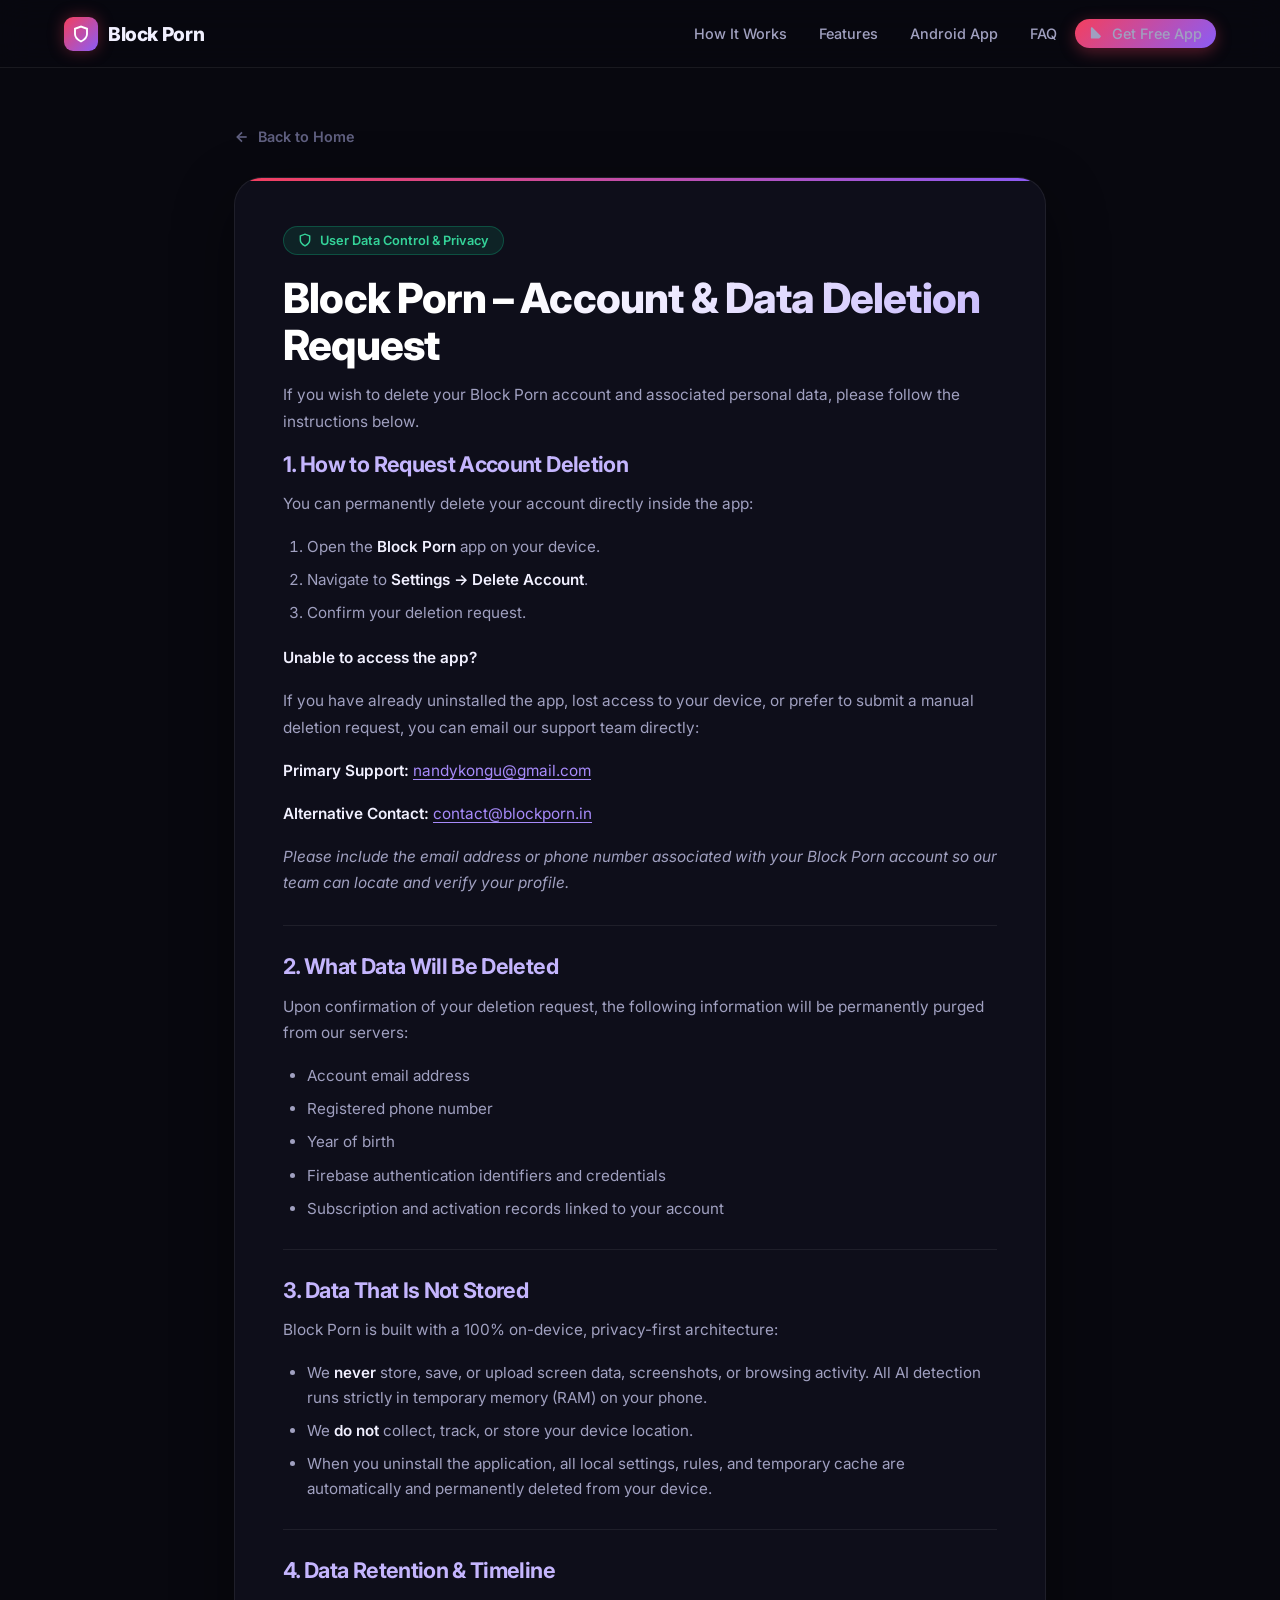
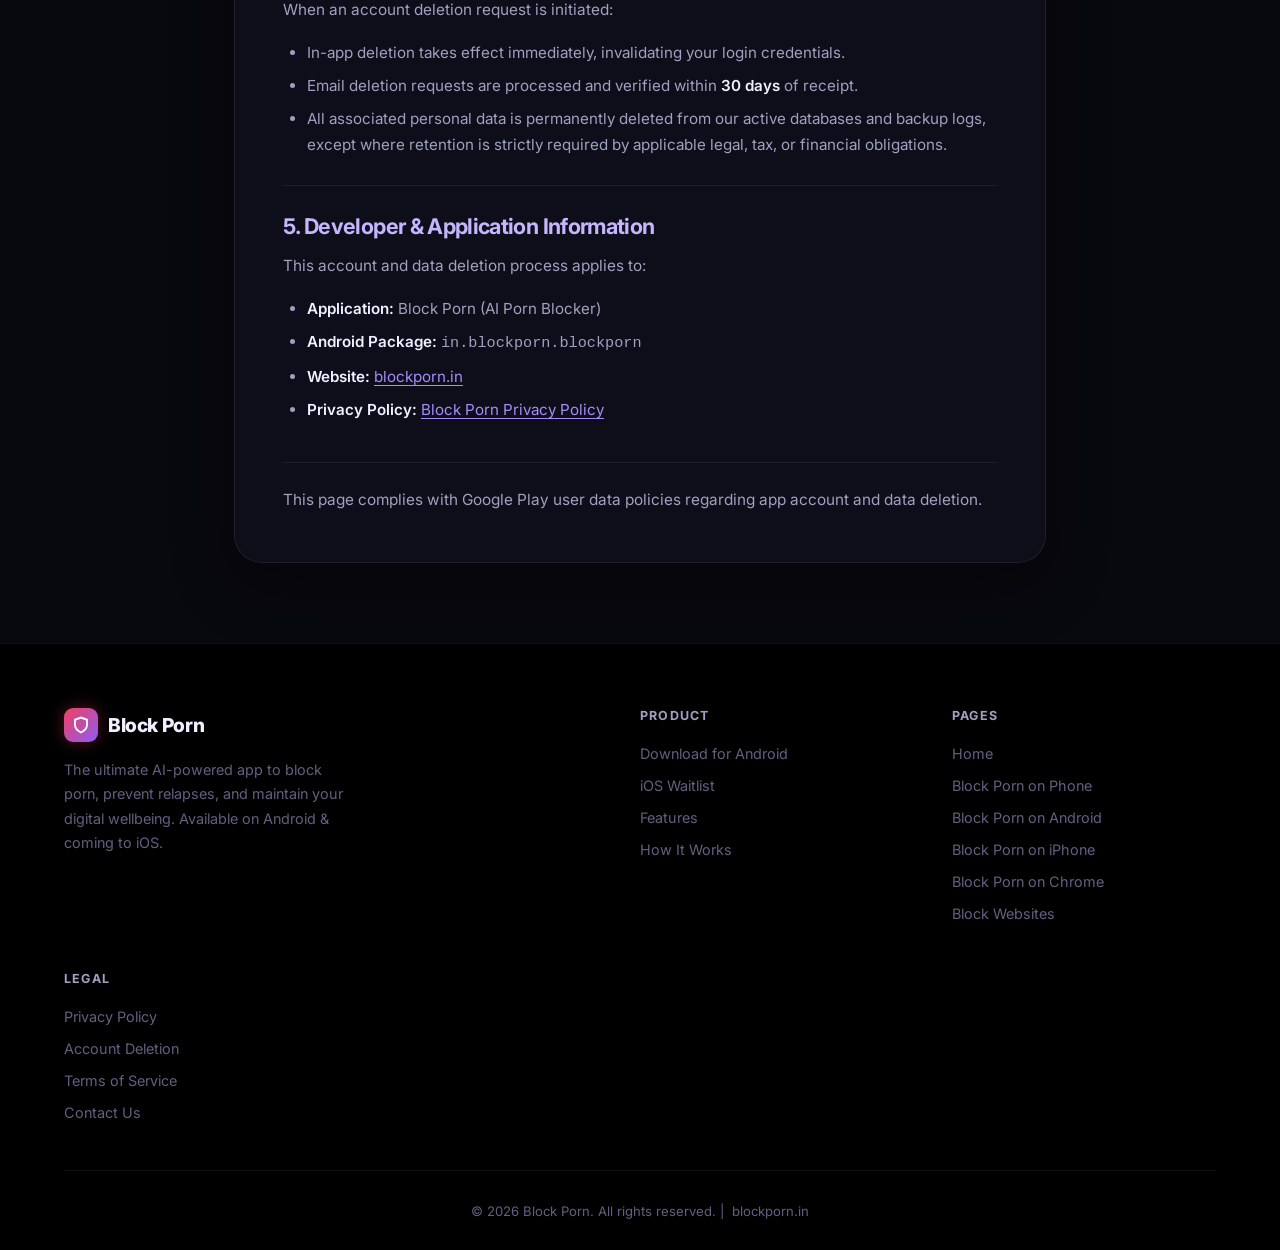
<file: account-deletion/index.html>
<!DOCTYPE html>
<html lang="en">

<head>
    <meta charset="UTF-8">
    <meta name="viewport" content="width=device-width, initial-scale=1.0">

    <title>Block Porn – Account &amp; Data Deletion</title>
    <meta name="description"
        content="Request deletion of your Block Porn account and associated personal data. Clear step-by-step instructions for in-app deletion and email requests.">
    <meta name="keywords"
        content="block porn account deletion, delete block porn account, block porn data deletion, safe scroll account deletion, block porn">
    <meta name="author" content="Block Porn">
    <meta name="theme-color" content="#08080f">

    <meta property="og:type" content="website">
    <meta property="og:url" content="https://blockporn.in/account-deletion.html">
    <meta property="og:title" content="Block Porn – Account &amp; Data Deletion Request">
    <meta property="og:description"
        content="Request deletion of your Block Porn account and associated personal data. Learn what data is deleted and how our on-device architecture protects your privacy.">
    <meta property="og:image" content="https://blockporn.in/phone-mockup.png">
    <meta property="og:site_name" content="Block Porn">

    <meta property="twitter:card" content="summary_large_image">
    <meta property="twitter:url" content="https://blockporn.in/account-deletion.html">
    <meta property="twitter:title" content="Block Porn – Account &amp; Data Deletion Request">
    <meta property="twitter:description"
        content="Request deletion of your Block Porn account and associated personal data.">
    <meta property="twitter:image" content="https://blockporn.in/phone-mockup.png">

    <link rel="canonical" href="https://blockporn.in/account-deletion.html">
    <link rel="alternate" hreflang="en" href="https://blockporn.in/account-deletion.html">

    <link rel="preconnect" href="https://fonts.googleapis.com">
    <link rel="preconnect" href="https://fonts.gstatic.com" crossorigin>
    <link href="https://fonts.googleapis.com/css2?family=Inter:wght@400;500;600;700;800;900&display=swap"
        rel="stylesheet">

    <link rel="stylesheet" href="../styles.css">
    <link rel="icon" type="image/png" href="../favicon.png">
    <link rel="apple-touch-icon" href="../favicon.png">

    <!-- Google tag (gtag.js) -->
    <script async src="https://www.googletagmanager.com/gtag/js?id=G-2P95QXWE2S"></script>
    <script>
        window.dataLayer = window.dataLayer || [];
        function gtag() { dataLayer.push(arguments); }
        gtag('js', new Date());

        gtag('config', 'G-2P95QXWE2S');
    </script>
</head>

<body>

    <!-- NAVBAR -->
    <nav class="navbar" id="navbar">
        <div class="container nav-inner">
            <a href="../index.html" class="logo">
                <div class="logo-icon">
                    <svg width="18" height="18" viewBox="0 0 24 24" fill="none" stroke="currentColor"
                        stroke-width="2.5">
                        <path d="M12 22s8-4 8-10V5l-8-3-8 3v7c0 6 8 10 8 10z" />
                    </svg>
                </div>
                Block Porn
            </a>
            <nav class="nav-links" aria-label="Main Navigation">
                <a href="../index.html#how-it-works">How It Works</a>
                <a href="../index.html#features">Features</a>
                <a href="../block-porn-on-android/">Android App</a>
                <a href="../index.html#faq">FAQ</a>
                <a href="https://play.google.com/store/apps/details?id=in.blockporn.blockporn"
                    target="_blank" rel="noopener" class="btn btn-nav">
                    <svg width="15" height="15" viewBox="0 0 24 24" fill="currentColor">
                        <path
                            d="M3 20.5v-17c0-.83.67-1.5 1.5-1.5.38 0 .74.15 1.01.43l13.12 13.12c.57.57.57 1.5 0 2.07l-2.07 2.07c-.28.28-.64.43-1.01.43H4.5c-.83 0-1.5-.67-1.5-1.5z" />
                    </svg>
                    Get Free App
                </a>
            </nav>
        </div>
    </nav>

    <!-- MAIN CONTENT -->
    <main class="legal-page-section">
        <div class="container legal-container">
            <div class="legal-back-nav">
                <a href="../index.html" class="legal-back-link">
                    <svg width="16" height="16" viewBox="0 0 24 24" fill="none" stroke="currentColor"
                        stroke-width="2.5">
                        <line x1="19" y1="12" x2="5" y2="12"></line>
                        <polyline points="12 19 5 12 12 5"></polyline>
                    </svg>
                    Back to Home
                </a>
            </div>

            <article class="legal-card">
                <div class="legal-badge">
                    <svg width="14" height="14" viewBox="0 0 24 24" fill="none" stroke="currentColor"
                        stroke-width="2.5">
                        <path d="M12 22s8-4 8-10V5l-8-3-8 3v7c0 6 8 10 8 10z" />
                    </svg>
                    User Data Control &amp; Privacy
                </div>

                <h1>Block Porn – Account &amp; Data Deletion Request</h1>
                <p>If you wish to delete your Block Porn account and associated personal data, please follow the instructions below.</p>

                <!-- SECTION 1 -->
                <section class="legal-section">
                    <h2>1. How to Request Account Deletion</h2>
                    <p>You can permanently delete your account directly inside the app:</p>
                    <ol>
                        <li>Open the <strong>Block Porn</strong> app on your device.</li>
                        <li>Navigate to <strong>Settings → Delete Account</strong>.</li>
                        <li>Confirm your deletion request.</li>
                    </ol>

                    <p style="margin-top: 1.25rem;"><strong>Unable to access the app?</strong></p>
                    <p>If you have already uninstalled the app, lost access to your device, or prefer to submit a manual deletion request, you can email our support team directly:</p>
                    <p><strong>Primary Support:</strong> <a href="mailto:nandykongu@gmail.com">nandykongu@gmail.com</a></p>
                    <p><strong>Alternative Contact:</strong> <a href="mailto:contact@blockporn.in">contact@blockporn.in</a></p>
                    <p><em>Please include the email address or phone number associated with your Block Porn account so our team can locate and verify your profile.</em></p>
                </section>

                <!-- SECTION 2 -->
                <section class="legal-section">
                    <h2>2. What Data Will Be Deleted</h2>
                    <p>Upon confirmation of your deletion request, the following information will be permanently purged from our servers:</p>
                    <ul>
                        <li>Account email address</li>
                        <li>Registered phone number</li>
                        <li>Year of birth</li>
                        <li>Firebase authentication identifiers and credentials</li>
                        <li>Subscription and activation records linked to your account</li>
                    </ul>
                </section>

                <!-- SECTION 3 -->
                <section class="legal-section">
                    <h2>3. Data That Is Not Stored</h2>
                    <p>Block Porn is built with a 100% on-device, privacy-first architecture:</p>
                    <ul>
                        <li>We <strong>never</strong> store, save, or upload screen data, screenshots, or browsing activity. All AI detection runs strictly in temporary memory (RAM) on your phone.</li>
                        <li>We <strong>do not</strong> collect, track, or store your device location.</li>
                        <li>When you uninstall the application, all local settings, rules, and temporary cache are automatically and permanently deleted from your device.</li>
                    </ul>
                </section>

                <!-- SECTION 4 -->
                <section class="legal-section">
                    <h2>4. Data Retention &amp; Timeline</h2>
                    <p>When an account deletion request is initiated:</p>
                    <ul>
                        <li>In-app deletion takes effect immediately, invalidating your login credentials.</li>
                        <li>Email deletion requests are processed and verified within <strong>30 days</strong> of receipt.</li>
                        <li>All associated personal data is permanently deleted from our active databases and backup logs, except where retention is strictly required by applicable legal, tax, or financial obligations.</li>
                    </ul>
                </section>

                <!-- SECTION 5 -->
                <section class="legal-section">
                    <h2>5. Developer &amp; Application Information</h2>
                    <p>This account and data deletion process applies to:</p>
                    <ul>
                        <li><strong>Application:</strong> Block Porn (AI Porn Blocker)</li>
                        <li><strong>Android Package:</strong> <code>in.blockporn.blockporn</code></li>
                        <li><strong>Website:</strong> <a href="https://blockporn.in">blockporn.in</a></li>
                        <li><strong>Privacy Policy:</strong> <a href="../policy.html">Block Porn Privacy Policy</a></li>
                    </ul>
                </section>

                <div class="footer-notice">
                    <p>This page complies with Google Play user data policies regarding app account and data deletion.</p>
                </div>
            </article>
        </div>
    </main>

    <!-- FOOTER -->
    <footer>
        <div class="container">
            <div class="footer-grid">
                <div class="footer-about">
                    <a href="../index.html" class="logo">
                        <div class="logo-icon">
                            <svg width="18" height="18" viewBox="0 0 24 24" fill="none" stroke="currentColor"
                                stroke-width="2.5">
                                <path d="M12 22s8-4 8-10V5l-8-3-8 3v7c0 6 8 10 8 10z" />
                            </svg>
                        </div>
                        Block Porn
                    </a>
                    <p>The ultimate AI-powered app to block porn, prevent relapses, and maintain your digital wellbeing.
                        Available on Android &amp; coming to iOS.</p>
                </div>

                <div class="footer-col">
                    <h5>Product</h5>
                    <ul>
                        <li><a href="https://play.google.com/store/apps/details?id=in.blockporn.blockporn"
                                target="_blank" rel="noopener">Download for Android</a></li>
                        <li><a href="../index.html#ios-waitlist">iOS Waitlist</a></li>
                        <li><a href="../index.html#features">Features</a></li>
                        <li><a href="../index.html#how-it-works">How It Works</a></li>
                    </ul>
                </div>

                <div class="footer-col">
                    <h5>Pages</h5>
                    <ul>
                        <li><a href="../index.html">Home</a></li>
                        <li><a href="../block-porn-on-phone/">Block Porn on Phone</a></li>
                        <li><a href="../block-porn-on-android/">Block Porn on Android</a></li>
                        <li><a href="../block-porn-on-iphone/">Block Porn on iPhone</a></li>
                        <li><a href="../block-porn-on-chrome/">Block Porn on Chrome</a></li>
                        <li><a href="../block-websites/">Block Websites</a></li>
                    </ul>
                </div>

                <div class="footer-col">
                    <h5>Legal</h5>
                    <ul>
                        <li><a href="../policy.html">Privacy Policy</a></li>
                        <li><a href="../account-deletion.html">Account Deletion</a></li>
                        <li><a href="#">Terms of Service</a></li>
                        <li><a href="mailto:nandykongu@gmail.com">Contact Us</a></li>
                    </ul>
                </div>
            </div>

            <div class="footer-bottom">
                &copy; 2026 Block Porn. All rights reserved. |
                <a href="https://blockporn.in" style="color:var(--text-muted); margin-left:4px;">blockporn.in</a>
            </div>
        </div>
    </footer>

    <script src="../script.js"></script>
</body>

</html>
</file>
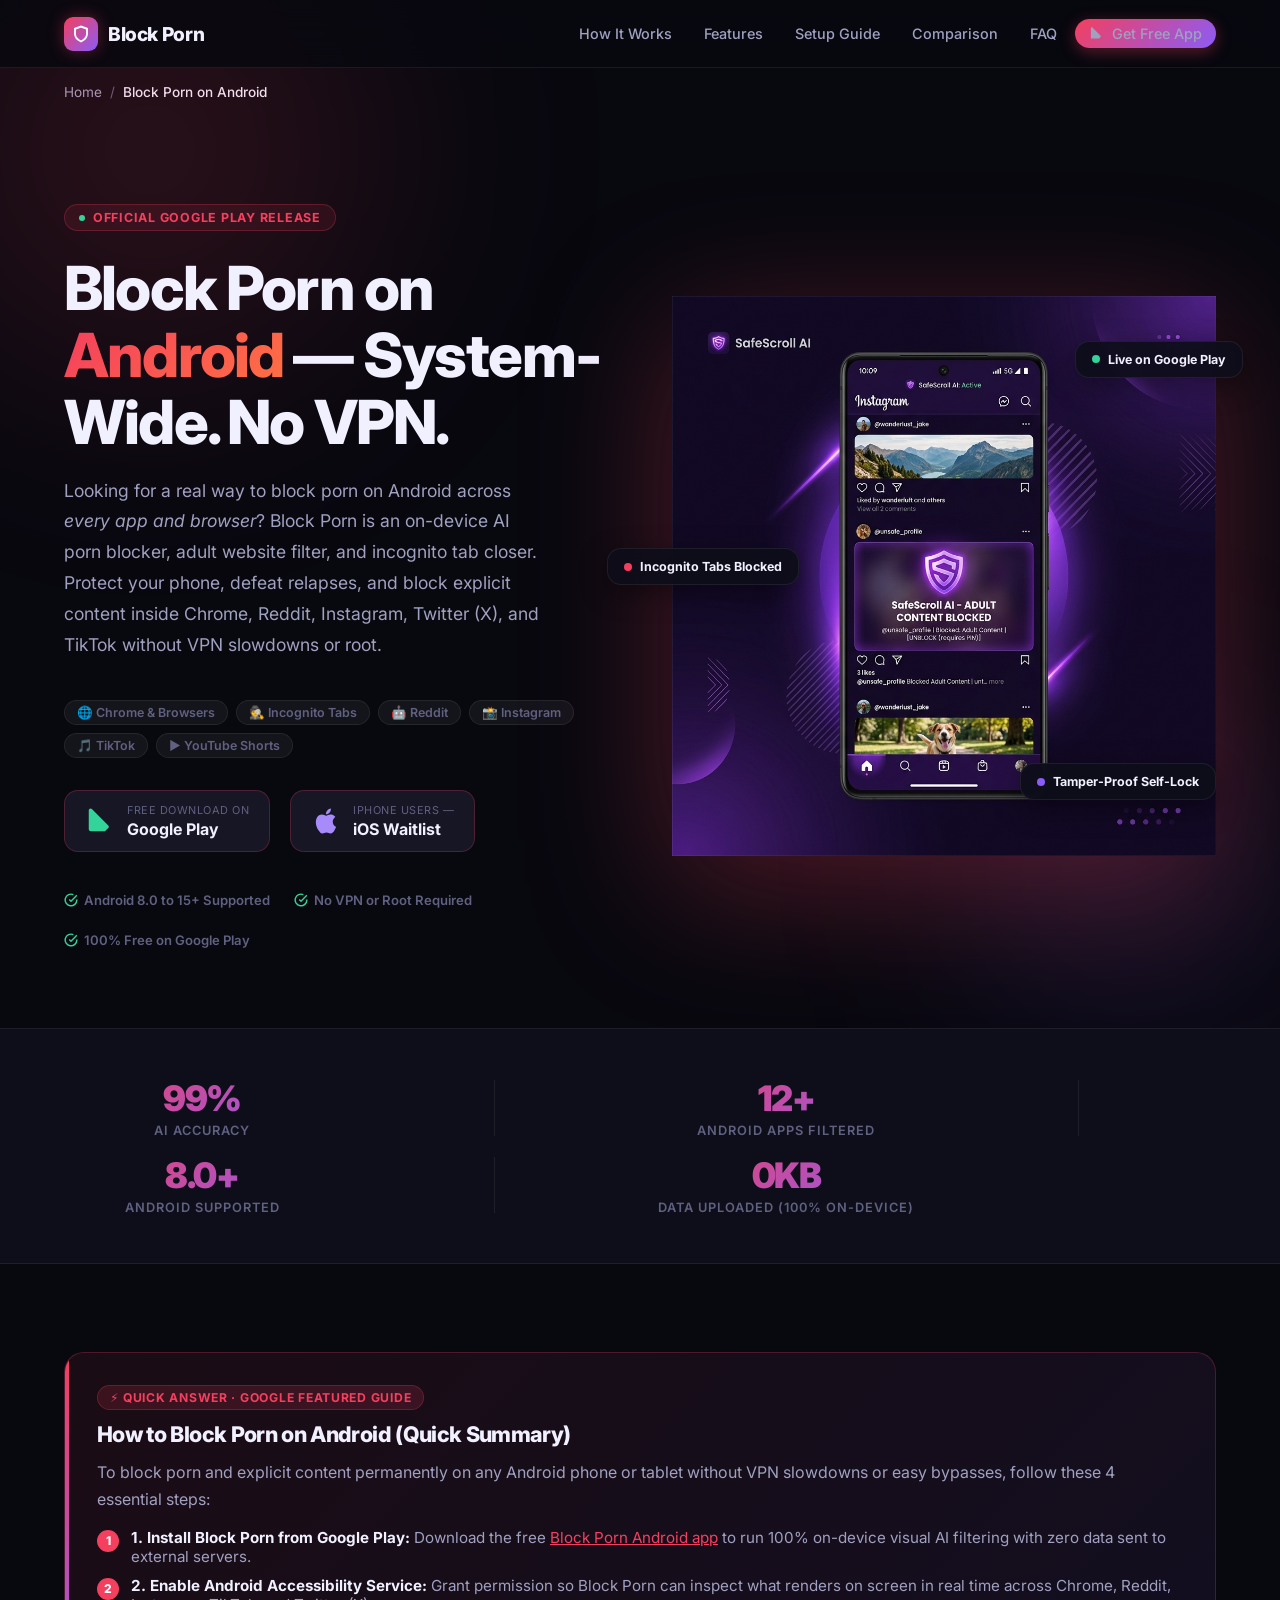
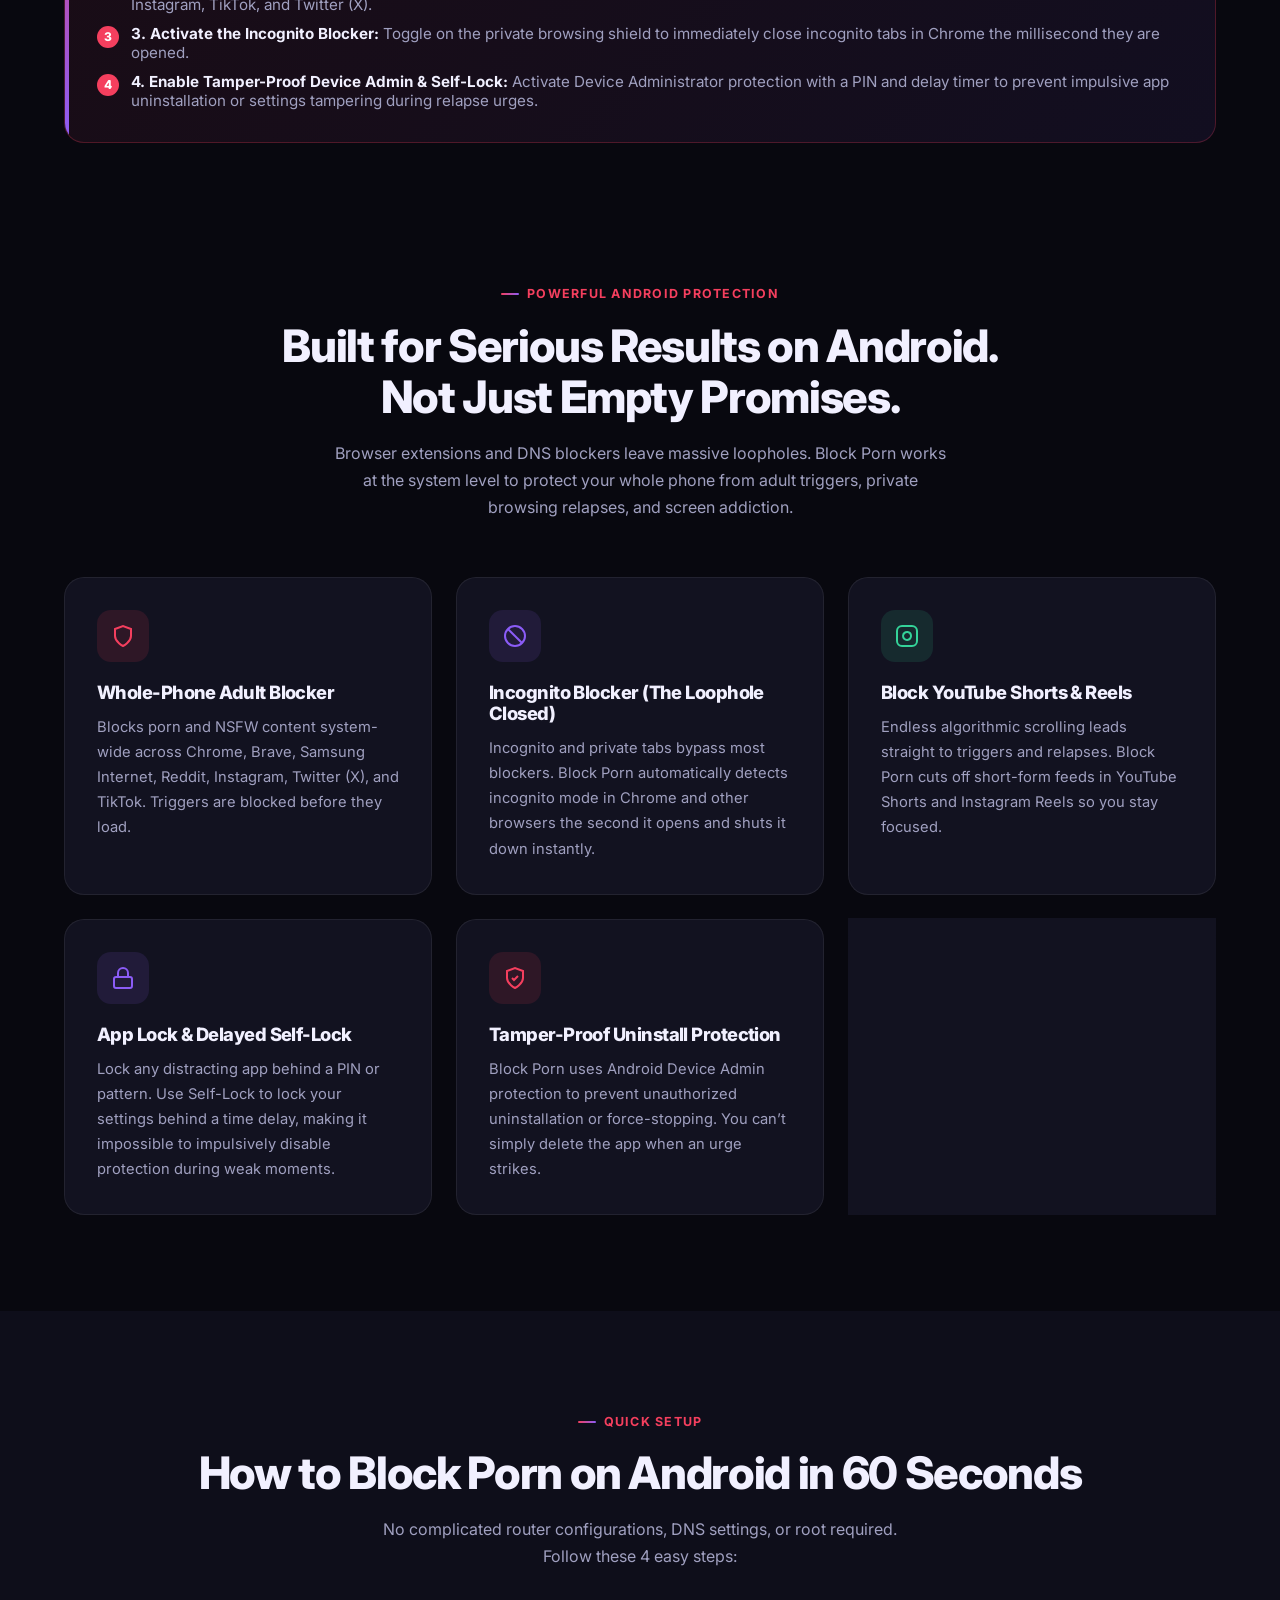
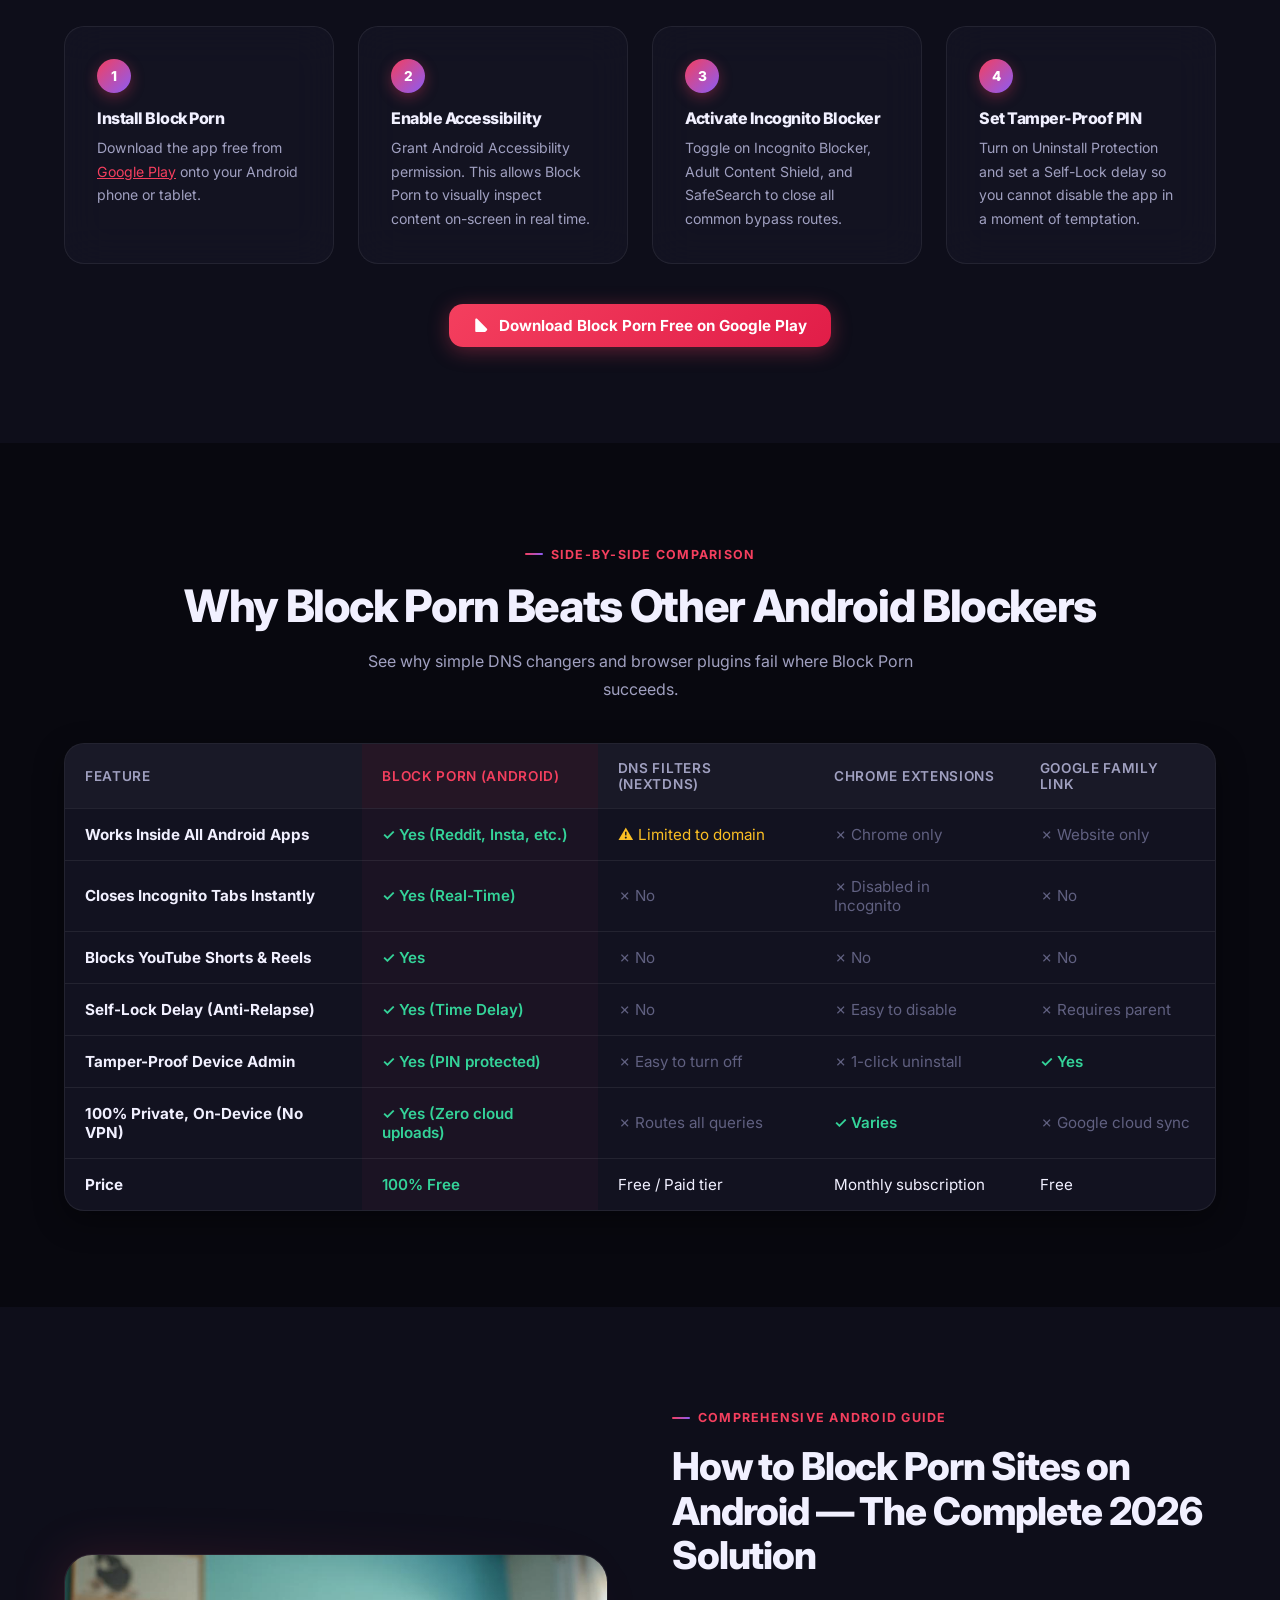
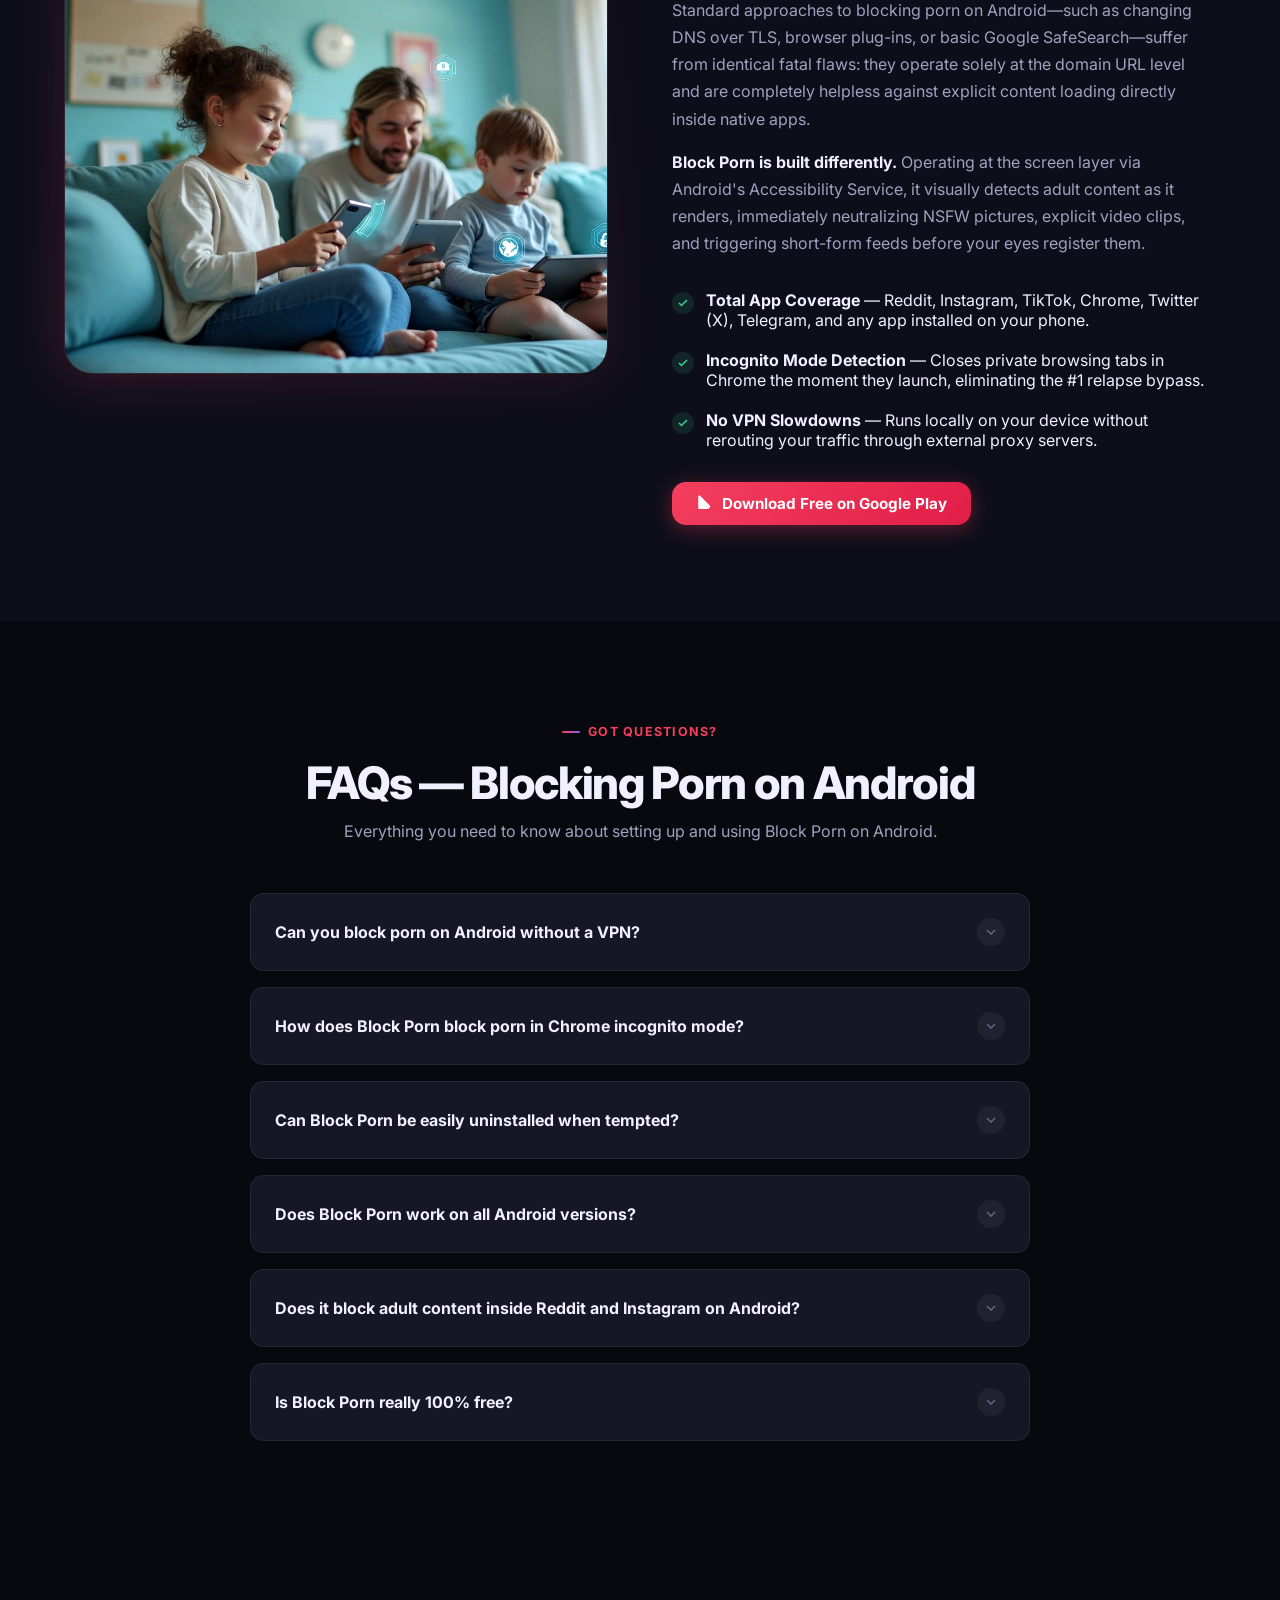
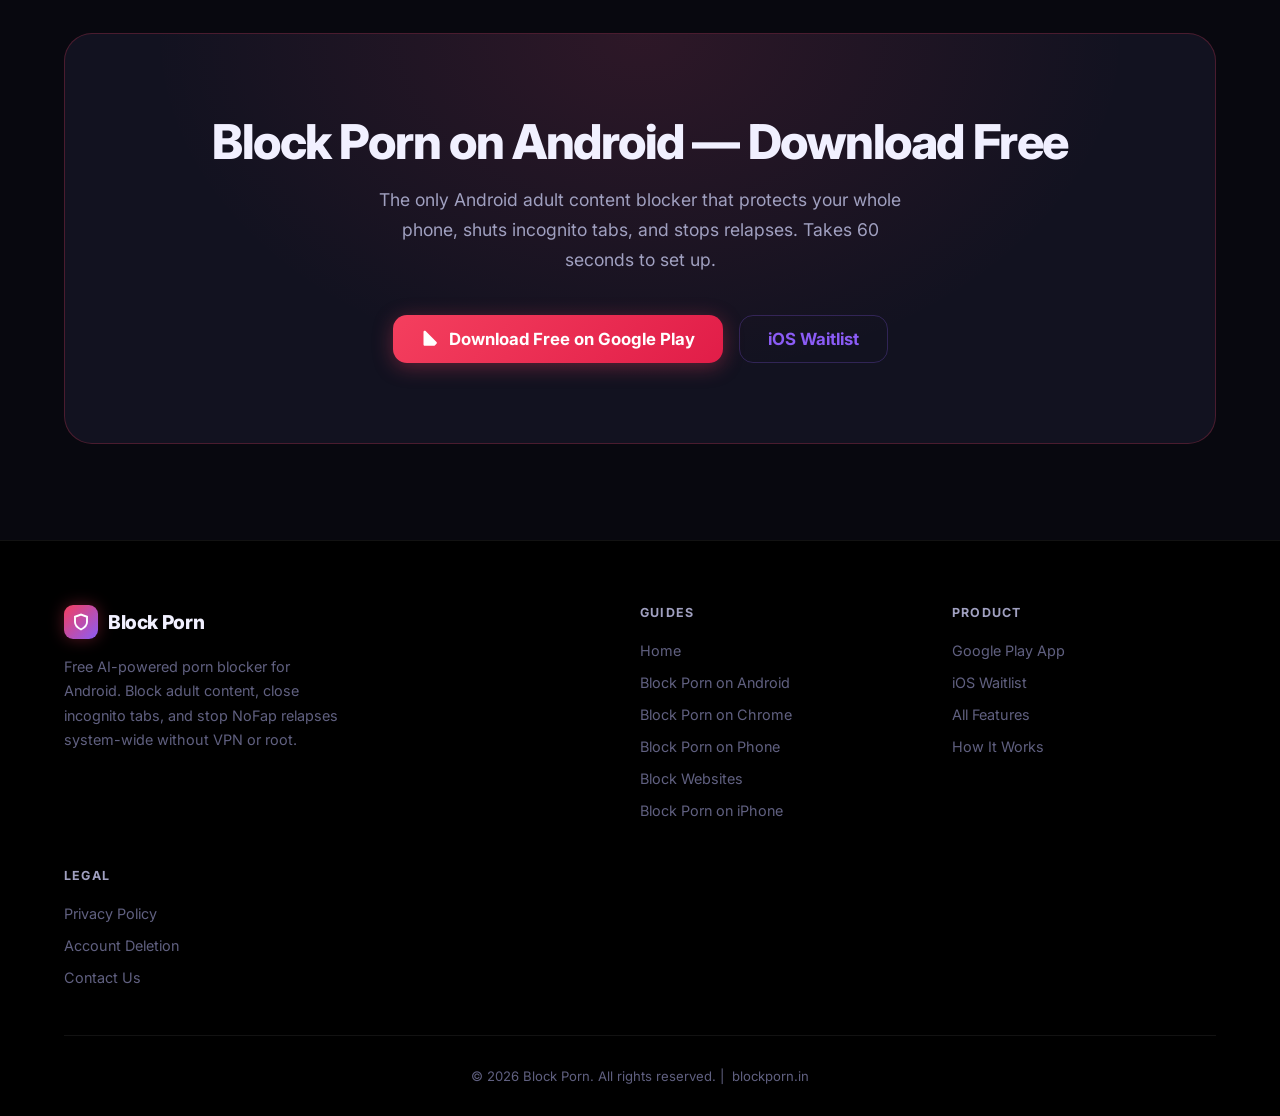
<file: block-porn-on-android/index.html>
<!DOCTYPE html>
<html lang="en">
<head>
    <meta charset="UTF-8">
    <meta name="viewport" content="width=device-width, initial-scale=1.0">

    <!-- ═══ Primary SEO Meta Tags ═══ -->
    <title>How to Block Porn on Android (Permanently &amp; Free) | Block Porn</title>
    <meta name="title" content="How to Block Porn on Android (Permanently &amp; Free) | Block Porn">
    <meta name="description" content="Block porn on Android across all apps &amp; browsers with no VPN or root. Block Porn stops adult sites, incognito tabs, Reels/Shorts, and NoFap relapses. Free on Google Play.">
    <meta name="keywords" content="block porn, block porn on android, how to block porn on android, block porn app android, android porn blocker, incognito blocker android, block adult content android, free porn blocker app android, stop porn addiction android, nofap app android, block porn sites android, adult website blocker android">
    <meta name="author" content="Block Porn">
    <meta name="robots" content="index, follow, max-snippet:-1, max-image-preview:large, max-video-preview:-1">
    <meta name="theme-color" content="#08080f">

    <!-- ═══ Open Graph / Facebook ═══ -->
    <meta property="og:type" content="website">
    <meta property="og:url" content="https://blockporn.in/block-porn-on-android/">
    <meta property="og:title" content="How to Block Porn on Android (Permanently &amp; Free) | Block Porn">
    <meta property="og:description" content="Block porn across all apps and browsers on Android. Includes whole-phone filtering, incognito blocker, app lock, and tamper-proof NoFap protection. 100% on-device AI.">
    <meta property="og:image" content="https://blockporn.in/phone-mockup.png">
    <meta property="og:site_name" content="Block Porn">

    <!-- ═══ Twitter Cards ═══ -->
    <meta property="twitter:card" content="summary_large_image">
    <meta property="twitter:url" content="https://blockporn.in/block-porn-on-android/">
    <meta property="twitter:title" content="How to Block Porn on Android (Permanently &amp; Free) | Block Porn">
    <meta property="twitter:description" content="Block porn across all apps and browsers on Android. Includes whole-phone filtering, incognito blocker, app lock, and tamper-proof NoFap protection. 100% on-device AI.">
    <meta property="twitter:image" content="https://blockporn.in/phone-mockup.png">

    <!-- ═══ Canonical & Alternates ═══ -->
    <link rel="canonical" href="https://blockporn.in/block-porn-on-android/">
    <link rel="alternate" hreflang="en" href="https://blockporn.in/block-porn-on-android/">

    <!-- ═══ Fonts & Styles ═══ -->
    <link rel="preconnect" href="https://fonts.googleapis.com">
    <link rel="preconnect" href="https://fonts.gstatic.com" crossorigin>
    <link href="https://fonts.googleapis.com/css2?family=Inter:wght@400;500;600;700;800;900&display=swap" rel="stylesheet">

    <link rel="stylesheet" href="../styles.css">
    <link rel="icon" type="image/png" href="../favicon.png">
    <link rel="apple-touch-icon" href="../favicon.png">

    <!-- ═══ Schema.org Structured Data ═══ -->
    <script type="application/ld+json">
    {
      "@context": "https://schema.org",
      "@graph": [
        {
          "@type": "BreadcrumbList",
          "itemListElement": [
            {
              "@type": "ListItem",
              "position": 1,
              "name": "Home",
              "item": "https://blockporn.in/"
            },
            {
              "@type": "ListItem",
              "position": 2,
              "name": "Block Porn on Android",
              "item": "https://blockporn.in/block-porn-on-android/"
            }
          ]
        },
        {
          "@type": "MobileApplication",
          "name": "Block Porn - AI Porn Blocker",
          "alternateName": ["Block Porn", "block porn", "Block Porn Android", "block porn app", "BlockPorn", "android porn blocker"],
          "operatingSystem": "Android 8.0 and up",
          "applicationCategory": "HealthApplication, SecurityApplication",
          "description": "Block Porn is a whole-phone adult website blocker, porn blocker, and incognito mode blocker for Android. It runs 100% on-device using AI to detect and block explicit content across Chrome, Reddit, Instagram, TikTok, and all Android apps with zero cloud data uploads.",
          "url": "https://blockporn.in/block-porn-on-android/",
          "downloadUrl": "https://play.google.com/store/apps/details?id=in.blockporn.blockporn",
          "installUrl": "https://play.google.com/store/apps/details?id=in.blockporn.blockporn",
          "offers": {
            "@type": "Offer",
            "price": "0",
            "priceCurrency": "USD"
          },
          "aggregateRating": {
            "@type": "AggregateRating",
            "ratingValue": "4.9",
            "ratingCount": "1420"
          },
          "featureList": [
            "Whole-phone porn blocker for all apps and browsers",
            "Incognito blocker: Closes private tabs in Chrome & Android browsers in real time",
            "Block YouTube Shorts and Instagram Reels",
            "App Lock & Self-Lock with time delay to prevent relapses",
            "Tamper-proof Device Admin uninstall protection",
            "Auto-dimming feature to reduce screen addiction",
            "SafeSearch enforcement for Google, Bing, & YouTube",
            "100% on-device AI privacy with zero data uploads"
          ]
        },
        {
          "@type": "HowTo",
          "name": "How to Block Porn on Android in 4 Simple Steps",
          "description": "A quick guide on installing Block Porn from Google Play to block adult content, incognito tabs, and distracting short-form videos on any Android device.",
          "step": [
            {
              "@type": "HowToStep",
              "name": "Install Block Porn from Google Play",
              "text": "Download and install Block Porn for free from the official Google Play Store listing."
            },
            {
              "@type": "HowToStep",
              "name": "Enable Accessibility Service",
              "text": "Grant the Android Accessibility Service permission to allow Block Porn to detect explicit content and incognito tabs on-screen in real time."
            },
            {
              "@type": "HowToStep",
              "name": "Activate Incognito Blocker & Filters",
              "text": "Toggle on whole-phone adult filtering, incognito blocker, and optional YouTube Shorts or Instagram Reels blocking."
            },
            {
              "@type": "HowToStep",
              "name": "Turn on Tamper Protection & Self-Lock",
              "text": "Set up a PIN and time-delayed Self-Lock to prevent disabling the protection during moments of temptation."
            }
          ]
        },
        {
          "@type": "FAQPage",
          "mainEntity": [
            {
              "@type": "Question",
              "name": "How do I block porn on Android for free?",
              "acceptedAnswer": {
                "@type": "Answer",
                "text": "You can block porn on Android for free by downloading Block Porn from Google Play. It provides whole-phone porn blocking across Chrome, Reddit, Instagram, and all other apps without requiring a VPN or root access."
              }
            },
            {
              "@type": "Question",
              "name": "Can Block Porn block porn in Chrome incognito mode?",
              "acceptedAnswer": {
                "@type": "Answer",
                "text": "Yes! Private browsing is the most common loophole around standard DNS blockers. Block Porn detects incognito and private tabs the moment they open and automatically closes them in real time."
              }
            },
            {
              "@type": "Question",
              "name": "Can Block Porn be uninstalled or bypassed during a relapse urge?",
              "acceptedAnswer": {
                "@type": "Answer",
                "text": "Block Porn includes built-in Uninstall Protection via Android Device Admin and a Self-Lock feature. You can lock settings behind a PIN and an intentional time delay, ensuring you cannot impulsively turn off the blocker in weak moments."
              }
            },
            {
              "@type": "Question",
              "name": "Does Block Porn slow down internet speeds or drain battery?",
              "acceptedAnswer": {
                "@type": "Answer",
                "text": "No. Because Block Porn does not route your internet traffic through a slow remote VPN or third-party proxy, your internet connection operates at full native speed with minimal battery usage."
              }
            },
            {
              "@type": "Question",
              "name": "Does it block adult content inside Reddit, Instagram, and Twitter (X)?",
              "acceptedAnswer": {
                "@type": "Answer",
                "text": "Yes. Traditional URL filters cannot inspect what's inside native apps. Block Porn operates on-device to visually detect and block explicit posts, images, and videos inside social media apps before they appear."
              }
            },
            {
              "@type": "Question",
              "name": "Which Android versions does Block Porn support?",
              "acceptedAnswer": {
                "@type": "Answer",
                "text": "Block Porn supports Android 8.0 (Oreo) and above, covering Android 9, 10, 11, 12, 13, 14, and Android 15+. No root access is ever needed."
              }
            }
          ]
        }
      ]
    }
    </script>

    <noscript><style>.fade-up { opacity: 1 !important; transform: translateY(0) !important; }</style></noscript>

    <!-- Google tag (gtag.js) -->
    <script async src="https://www.googletagmanager.com/gtag/js?id=G-2P95QXWE2S"></script>
    <script>
      window.dataLayer = window.dataLayer || [];
      function gtag(){dataLayer.push(arguments);}
      gtag('js', new Date());
      gtag('config', 'G-2P95QXWE2S');
    </script>
</head>
<body>

<!-- ═══════════════════════════════════════════════════════════
     NAVBAR
═══════════════════════════════════════════════════════════ -->
<nav class="navbar" id="navbar">
    <div class="container nav-inner">
        <a href="/" class="logo">
            <div class="logo-icon">
                <svg width="18" height="18" viewBox="0 0 24 24" fill="none" stroke="currentColor" stroke-width="2.5"><path d="M12 22s8-4 8-10V5l-8-3-8 3v7c0 6 8 10 8 10z"/></svg>
            </div>
            Block Porn
        </a>
        <nav class="nav-links" aria-label="Main Navigation">
            <a href="/#how-it-works">How It Works</a>
            <a href="#features">Features</a>
            <a href="#setup-guide">Setup Guide</a>
            <a href="#comparison">Comparison</a>
            <a href="#faq">FAQ</a>
            <a href="https://play.google.com/store/apps/details?id=in.blockporn.blockporn" target="_blank" rel="noopener" class="btn btn-nav" id="nav-cta">
                <svg width="15" height="15" viewBox="0 0 24 24" fill="currentColor"><path d="M3 20.5v-17c0-.83.67-1.5 1.5-1.5.38 0 .74.15 1.01.43l13.12 13.12c.57.57.57 1.5 0 2.07l-2.07 2.07c-.28.28-.64.43-1.01.43H4.5c-.83 0-1.5-.67-1.5-1.5z"/></svg>
                Get Free App
            </a>
        </nav>
    </div>
</nav>

<main>
<!-- ═══════════════════════════════════════════════════════════
     HERO SECTION
═══════════════════════════════════════════════════════════ -->
<section class="hero" id="hero" aria-labelledby="hero-heading">
    <div class="hero-orb hero-orb-1"></div>
    <div class="hero-orb hero-orb-2"></div>
    <div class="container">
        <!-- Breadcrumbs for SEO -->
        <nav class="breadcrumb-nav" aria-label="Breadcrumb">
            <a href="/">Home</a>
            <span>/</span>
            <span class="current">Block Porn on Android</span>
        </nav>

        <div class="hero-inner" style="margin-top: 1rem;">
            <div class="fade-up">
                <div class="hero-badge"><span class="dot"></span> Official Google Play Release</div>
                <h1 id="hero-heading" class="hero-title">
                    Block Porn on<br><span class="text-gradient">Android</span> — System-Wide. No VPN.
                </h1>
                <p class="hero-desc">
                    Looking for a real way to block porn on Android across <em>every app and browser</em>? Block Porn is an on-device AI porn blocker, adult website filter, and incognito tab closer. Protect your phone, defeat relapses, and block explicit content inside Chrome, Reddit, Instagram, Twitter (X), and TikTok without VPN slowdowns or root.
                </p>
                <div class="platform-pills">
                    <span class="pill">🌐 Chrome &amp; Browsers</span>
                    <span class="pill">🕵️ Incognito Tabs</span>
                    <span class="pill">🤖 Reddit</span>
                    <span class="pill">📸 Instagram</span>
                    <span class="pill">🎵 TikTok</span>
                    <span class="pill">▶️ YouTube Shorts</span>
                </div>
                <div class="hero-cta-row">
                    <a href="https://play.google.com/store/apps/details?id=in.blockporn.blockporn" target="_blank" rel="noopener" id="hero-android-btn" class="store-badge">
                        <svg viewBox="0 0 24 24" fill="#34d399"><path d="M3 20.5v-17c0-.83.67-1.5 1.5-1.5.38 0 .74.15 1.01.43l13.12 13.12c.57.57.57 1.5 0 2.07l-2.07 2.07c-.28.28-.64.43-1.01.43H4.5c-.83 0-1.5-.67-1.5-1.5z"/></svg>
                        <span>
                            <span class="store-badge-sub">Free Download on</span>
                            <span class="store-badge-title">Google Play</span>
                        </span>
                    </a>
                    <a href="/#ios-waitlist" id="hero-ios-btn" class="store-badge">
                        <svg viewBox="0 0 24 24" fill="#a78bfa"><path d="M18.71 19.5c-.83 1.24-1.71 2.45-3.05 2.47-1.34.03-1.77-.79-3.29-.79-1.53 0-2 .77-3.27.82-1.31.05-2.3-1.32-3.14-2.53C4.25 17 2.94 12.45 4.7 9.39c.87-1.52 2.43-2.48 4.12-2.51 1.28-.02 2.5.87 3.29.87.78 0 2.26-1.07 3.8-.91.65.03 2.47.26 3.64 1.98-.09.06-2.17 1.28-2.15 3.81.03 3.02 2.65 4.03 2.68 4.04-.03.07-.42 1.44-1.38 2.83M13 3.5c.73-.83 1.94-1.46 2.94-1.5.13 1.17-.34 2.35-1.04 3.19-.69.85-1.83 1.51-2.95 1.42-.15-1.15.41-2.35 1.05-3.11z"/></svg>
                        <span>
                            <span class="store-badge-sub">iPhone Users —</span>
                            <span class="store-badge-title">iOS Waitlist</span>
                        </span>
                    </a>
                </div>
                <div class="hero-trust">
                    <span class="trust-item"><svg width="14" height="14" viewBox="0 0 24 24" fill="none" stroke="currentColor" stroke-width="2.5"><path d="M22 11.08V12a10 10 0 1 1-5.93-9.14"/><polyline points="22 4 12 14.01 9 11.01"/></svg>Android 8.0 to 15+ Supported</span>
                    <span class="trust-item"><svg width="14" height="14" viewBox="0 0 24 24" fill="none" stroke="currentColor" stroke-width="2.5"><path d="M22 11.08V12a10 10 0 1 1-5.93-9.14"/><polyline points="22 4 12 14.01 9 11.01"/></svg>No VPN or Root Required</span>
                    <span class="trust-item"><svg width="14" height="14" viewBox="0 0 24 24" fill="none" stroke="currentColor" stroke-width="2.5"><path d="M22 11.08V12a10 10 0 1 1-5.93-9.14"/><polyline points="22 4 12 14.01 9 11.01"/></svg>100% Free on Google Play</span>
                </div>
            </div>
            <div class="hero-phone-wrap fade-up delay-2">
                <div class="hero-phone-glow"></div>
                <img src="../phone-mockup.png" alt="Block Porn app blocking adult websites on Android smartphone" class="hero-phone-img" fetchpriority="high" width="300" height="560">
                <div class="float-badge float-badge-top"><span class="dot-green"></span> Live on Google Play</div>
                <div class="float-badge float-badge-mid"><span class="dot-red"></span> Incognito Tabs Blocked</div>
                <div class="float-badge float-badge-bottom"><span class="dot-violet"></span> Tamper-Proof Self-Lock</div>
            </div>
        </div>
    </div>
</section>

<!-- ═══════════════════════════════════════════════════════════
     STATS STRIP
═══════════════════════════════════════════════════════════ -->
<div class="stats-strip" role="region" aria-label="Key statistics">
    <div class="container stats-grid">
        <div class="stat-item fade-up"><span class="stat-number">99%</span><span class="stat-label">AI Accuracy</span></div>
        <div class="stat-divider"></div>
        <div class="stat-item fade-up delay-1"><span class="stat-number">12+</span><span class="stat-label">Android Apps Filtered</span></div>
        <div class="stat-divider"></div>
        <div class="stat-item fade-up delay-2"><span class="stat-number">8.0+</span><span class="stat-label">Android Supported</span></div>
        <div class="stat-divider"></div>
        <div class="stat-item fade-up delay-3"><span class="stat-number">0KB</span><span class="stat-label">Data Uploaded (100% On-Device)</span></div>
    </div>
</div>

<!-- ═══════════════════════════════════════════════════════════
     FEATURED SNIPPET / QUICK ANSWER (POSITION 0 OPTIMIZED)
═══════════════════════════════════════════════════════════ -->
<section class="section-snippet" style="padding: 3rem 0 0 0;" aria-label="Quick Answer: How to Block Porn on Android">
    <div class="container">
        <div class="snippet-box fade-up">
            <span class="snippet-badge">⚡ Quick Answer · Google Featured Guide</span>
            <h2 class="snippet-title" style="font-size:1.35rem; margin-bottom:.75rem;">How to Block Porn on Android (Quick Summary)</h2>
            <p class="snippet-summary">
                To block porn and explicit content permanently on any Android phone or tablet without VPN slowdowns or easy bypasses, follow these 4 essential steps:
            </p>
            <ol class="snippet-steps">
                <li>
                    <div>
                        <strong>1. Install Block Porn from Google Play:</strong> Download the free <a href="https://play.google.com/store/apps/details?id=in.blockporn.blockporn" target="_blank" rel="noopener" style="color:var(--red-500); text-decoration:underline;">Block Porn Android app</a> to run 100% on-device visual AI filtering with zero data sent to external servers.
                    </div>
                </li>
                <li>
                    <div>
                        <strong>2. Enable Android Accessibility Service:</strong> Grant permission so Block Porn can inspect what renders on screen in real time across Chrome, Reddit, Instagram, TikTok, and Twitter (X).
                    </div>
                </li>
                <li>
                    <div>
                        <strong>3. Activate the Incognito Blocker:</strong> Toggle on the private browsing shield to immediately close incognito tabs in Chrome the millisecond they are opened.
                    </div>
                </li>
                <li>
                    <div>
                        <strong>4. Enable Tamper-Proof Device Admin &amp; Self-Lock:</strong> Activate Device Administrator protection with a PIN and delay timer to prevent impulsive app uninstallation or settings tampering during relapse urges.
                    </div>
                </li>
            </ol>
        </div>
    </div>
</section>

<!-- ═══════════════════════════════════════════════════════════
     FEATURES SECTION
═══════════════════════════════════════════════════════════ -->
<section class="section" id="features" aria-labelledby="features-heading">
    <div class="container">
        <div class="fade-up" style="text-align:center;">
            <p class="eyebrow">Powerful Android Protection</p>
            <h2 id="features-heading" style="font-size:clamp(1.8rem,4vw,2.8rem); margin-bottom:1rem;">
                Built for Serious Results on Android.<br>Not Just Empty Promises.
            </h2>
            <p style="max-width:620px; margin:0 auto;">
                Browser extensions and DNS blockers leave massive loopholes. Block Porn works at the system level to protect your whole phone from adult triggers, private browsing relapses, and screen addiction.
            </p>
        </div>

        <div class="features-grid">
            <div class="card fade-up delay-1">
                <div class="icon-wrap icon-red">
                    <svg width="24" height="24" viewBox="0 0 24 24" fill="none" stroke="currentColor" stroke-width="2"><path d="M12 22s8-4 8-10V5l-8-3-8 3v7c0 6 8 10 8 10z"/></svg>
                </div>
                <h3 style="margin-bottom:.75rem; font-size:1.15rem;">Whole-Phone Adult Blocker</h3>
                <p style="font-size:.92rem;">Blocks porn and NSFW content system-wide across Chrome, Brave, Samsung Internet, Reddit, Instagram, Twitter (X), and TikTok. Triggers are blocked before they load.</p>
            </div>

            <div class="card fade-up delay-2">
                <div class="icon-wrap icon-violet">
                    <svg width="24" height="24" viewBox="0 0 24 24" fill="none" stroke="currentColor" stroke-width="2"><circle cx="12" cy="12" r="10"/><path d="m4.93 4.93 14.14 14.14"/></svg>
                </div>
                <h3 style="margin-bottom:.75rem; font-size:1.15rem;">Incognito Blocker (The Loophole Closed)</h3>
                <p style="font-size:.92rem;">Incognito and private tabs bypass most blockers. Block Porn automatically detects incognito mode in Chrome and other browsers the second it opens and shuts it down instantly.</p>
            </div>

            <div class="card fade-up delay-3">
                <div class="icon-wrap icon-green">
                    <svg width="24" height="24" viewBox="0 0 24 24" fill="none" stroke="currentColor" stroke-width="2"><rect x="2" y="2" width="20" height="20" rx="5" ry="5"/><path d="M16 11.37A4 4 0 1 1 12.63 8 4 4 0 0 1 16 11.37z"/><line x1="17.5" y1="6.5" x2="17.51" y2="6.5"/></svg>
                </div>
                <h3 style="margin-bottom:.75rem; font-size:1.15rem;">Block YouTube Shorts &amp; Reels</h3>
                <p style="font-size:.92rem;">Endless algorithmic scrolling leads straight to triggers and relapses. Block Porn cuts off short-form feeds in YouTube Shorts and Instagram Reels so you stay focused.</p>
            </div>

            <div class="card fade-up delay-1">
                <div class="icon-wrap icon-violet">
                    <svg width="24" height="24" viewBox="0 0 24 24" fill="none" stroke="currentColor" stroke-width="2"><rect x="3" y="11" width="18" height="11" rx="2"/><path d="M7 11V7a5 5 0 0 1 10 0v4"/></svg>
                </div>
                <h3 style="margin-bottom:.75rem; font-size:1.15rem;">App Lock &amp; Delayed Self-Lock</h3>
                <p style="font-size:.92rem;">Lock any distracting app behind a PIN or pattern. Use Self-Lock to lock your settings behind a time delay, making it impossible to impulsively disable protection during weak moments.</p>
            </div>

            <div class="card fade-up delay-2">
                <div class="icon-wrap icon-red">
                    <svg width="24" height="24" viewBox="0 0 24 24" fill="none" stroke="currentColor" stroke-width="2"><path d="M12 22s8-4 8-10V5l-8-3-8 3v7c0 6 8 10 8 10z"/><polyline points="9 12 11 14 15 10"/></svg>
                </div>
                <h3 style="margin-bottom:.75rem; font-size:1.15rem;">Tamper-Proof Uninstall Protection</h3>
                <p style="font-size:.92rem;">Block Porn uses Android Device Admin protection to prevent unauthorized uninstallation or force-stopping. You can’t simply delete the app when an urge strikes.</p>
            </div>

            <div class="card fade-up delay-3">
                <div class="icon-wrap icon-green">
                    <svg width="24" height="24" viewBox="0 0 24 24" fill="none" stroke="currentColor" stroke-width="2"><path d="M12 2a10 10 0 1 0 10 10H12V2z"/></svg>
                </div>
                <h3 style="margin-bottom:.75rem; font-size:1.15rem;">100% On-Device &amp; SafeSearch</h3>
                <p style="font-size:.92rem;">Zero browsing history, screen captures, or logs are sent to any cloud server. Plus, Block Porn enforces SafeSearch on Google, Bing, and YouTube Restricted Mode automatically.</p>
            </div>
        </div>
    </div>
</section>

<!-- ═══════════════════════════════════════════════════════════
     SETUP GUIDE / HOW TO (FEATURED SNIPPET OPTIMIZED)
═══════════════════════════════════════════════════════════ -->
<section class="section section-alt" id="setup-guide" aria-labelledby="setup-heading">
    <div class="container">
        <div class="fade-up" style="text-align:center;">
            <p class="eyebrow">Quick Setup</p>
            <h2 id="setup-heading" style="font-size:clamp(1.8rem,4vw,2.8rem); margin-bottom:1rem;">How to Block Porn on Android in 60 Seconds</h2>
            <p style="max-width:560px; margin:0 auto;">No complicated router configurations, DNS settings, or root required. Follow these 4 easy steps:</p>
        </div>

        <div class="steps-grid">
            <div class="card fade-up delay-1">
                <div class="step-num">1</div>
                <h4 style="margin-bottom:.5rem;">Install Block Porn</h4>
                <p style="font-size:.88rem;">Download the app free from <a href="https://play.google.com/store/apps/details?id=in.blockporn.blockporn" target="_blank" rel="noopener" style="color:var(--red-500); text-decoration:underline;">Google Play</a> onto your Android phone or tablet.</p>
            </div>

            <div class="card fade-up delay-2">
                <div class="step-num">2</div>
                <h4 style="margin-bottom:.5rem;">Enable Accessibility</h4>
                <p style="font-size:.88rem;">Grant Android Accessibility permission. This allows Block Porn to visually inspect content on-screen in real time.</p>
            </div>

            <div class="card fade-up delay-3">
                <div class="step-num">3</div>
                <h4 style="margin-bottom:.5rem;">Activate Incognito Blocker</h4>
                <p style="font-size:.88rem;">Toggle on Incognito Blocker, Adult Content Shield, and SafeSearch to close all common bypass routes.</p>
            </div>

            <div class="card fade-up delay-4">
                <div class="step-num">4</div>
                <h4 style="margin-bottom:.5rem;">Set Tamper-Proof PIN</h4>
                <p style="font-size:.88rem;">Turn on Uninstall Protection and set a Self-Lock delay so you cannot disable the app in a moment of temptation.</p>
            </div>
        </div>

        <div style="text-align:center; margin-top:2.5rem;" class="fade-up">
            <a href="https://play.google.com/store/apps/details?id=in.blockporn.blockporn" target="_blank" rel="noopener" class="btn btn-red" id="guide-setup-cta">
                <svg width="18" height="18" viewBox="0 0 24 24" fill="currentColor"><path d="M3 20.5v-17c0-.83.67-1.5 1.5-1.5.38 0 .74.15 1.01.43l13.12 13.12c.57.57.57 1.5 0 2.07l-2.07 2.07c-.28.28-.64.43-1.01.43H4.5c-.83 0-1.5-.67-1.5-1.5z"/></svg>
                Download Block Porn Free on Google Play
            </a>
        </div>
    </div>
</section>

<!-- ═══════════════════════════════════════════════════════════
     COMPARISON TABLE
═══════════════════════════════════════════════════════════ -->
<section class="section" id="comparison" aria-labelledby="comp-heading">
    <div class="container">
        <div class="fade-up" style="text-align:center;">
            <p class="eyebrow">Side-By-Side Comparison</p>
            <h2 id="comp-heading" style="font-size:clamp(1.8rem,4vw,2.8rem); margin-bottom:1rem;">Why Block Porn Beats Other Android Blockers</h2>
            <p style="max-width:580px; margin:0 auto;">See why simple DNS changers and browser plugins fail where Block Porn succeeds.</p>
        </div>

        <div class="comparison-wrap fade-up delay-1">
            <table class="comparison-table">
                <thead>
                    <tr>
                        <th>Feature</th>
                        <th class="col-highlight">Block Porn (Android)</th>
                        <th>DNS Filters (NextDNS)</th>
                        <th>Chrome Extensions</th>
                        <th>Google Family Link</th>
                    </tr>
                </thead>
                <tbody>
                    <tr>
                        <td><strong>Works Inside All Android Apps</strong></td>
                        <td class="col-highlight"><span class="badge-check">✓ Yes (Reddit, Insta, etc.)</span></td>
                        <td><span class="badge-partial">⚠️ Limited to domain</span></td>
                        <td><span class="badge-cross">✗ Chrome only</span></td>
                        <td><span class="badge-cross">✗ Website only</span></td>
                    </tr>
                    <tr>
                        <td><strong>Closes Incognito Tabs Instantly</strong></td>
                        <td class="col-highlight"><span class="badge-check">✓ Yes (Real-Time)</span></td>
                        <td><span class="badge-cross">✗ No</span></td>
                        <td><span class="badge-cross">✗ Disabled in Incognito</span></td>
                        <td><span class="badge-cross">✗ No</span></td>
                    </tr>
                    <tr>
                        <td><strong>Blocks YouTube Shorts &amp; Reels</strong></td>
                        <td class="col-highlight"><span class="badge-check">✓ Yes</span></td>
                        <td><span class="badge-cross">✗ No</span></td>
                        <td><span class="badge-cross">✗ No</span></td>
                        <td><span class="badge-cross">✗ No</span></td>
                    </tr>
                    <tr>
                        <td><strong>Self-Lock Delay (Anti-Relapse)</strong></td>
                        <td class="col-highlight"><span class="badge-check">✓ Yes (Time Delay)</span></td>
                        <td><span class="badge-cross">✗ No</span></td>
                        <td><span class="badge-cross">✗ Easy to disable</span></td>
                        <td><span class="badge-cross">✗ Requires parent</span></td>
                    </tr>
                    <tr>
                        <td><strong>Tamper-Proof Device Admin</strong></td>
                        <td class="col-highlight"><span class="badge-check">✓ Yes (PIN protected)</span></td>
                        <td><span class="badge-cross">✗ Easy to turn off</span></td>
                        <td><span class="badge-cross">✗ 1-click uninstall</span></td>
                        <td><span class="badge-check">✓ Yes</span></td>
                    </tr>
                    <tr>
                        <td><strong>100% Private, On-Device (No VPN)</strong></td>
                        <td class="col-highlight"><span class="badge-check">✓ Yes (Zero cloud uploads)</span></td>
                        <td><span class="badge-cross">✗ Routes all queries</span></td>
                        <td><span class="badge-check">✓ Varies</span></td>
                        <td><span class="badge-cross">✗ Google cloud sync</span></td>
                    </tr>
                    <tr>
                        <td><strong>Price</strong></td>
                        <td class="col-highlight"><span class="badge-check">100% Free</span></td>
                        <td>Free / Paid tier</td>
                        <td>Monthly subscription</td>
                        <td>Free</td>
                    </tr>
                </tbody>
            </table>
        </div>
    </div>
</section>

<!-- ═══════════════════════════════════════════════════════════
     IN-DEPTH GUIDE SECTION
═══════════════════════════════════════════════════════════ -->
<section class="section section-alt" id="guide" aria-labelledby="guide-heading">
    <div class="container seo-grid">
        <div class="fade-up" style="position:relative;">
            <div style="position:absolute;inset:0;background:linear-gradient(45deg,rgba(244,63,94,0.25),transparent);border-radius:28px;filter:blur(24px);"></div>
            <img src="../hero-family.jpg" alt="Person regaining focus and digital freedom with Block Porn Android app" class="seo-img" loading="lazy" width="600" height="420">
        </div>
        <div class="fade-up delay-2">
            <p class="eyebrow">Comprehensive Android Guide</p>
            <h2 id="guide-heading" style="font-size:clamp(1.6rem,3.5vw,2.4rem); margin-bottom:1.25rem;">
                How to Block Porn Sites on Android — The Complete 2026 Solution
            </h2>
            <p>Standard approaches to blocking porn on Android—such as changing DNS over TLS, browser plug-ins, or basic Google SafeSearch—suffer from identical fatal flaws: they operate solely at the domain URL level and are completely helpless against explicit content loading directly inside native apps.</p>
            <p style="margin-top:1rem;">
                <strong style="color:var(--text-primary);">Block Porn is built differently.</strong> Operating at the screen layer via Android's Accessibility Service, it visually detects adult content as it renders, immediately neutralizing NSFW pictures, explicit video clips, and triggering short-form feeds before your eyes register them.
            </p>
            <ul class="seo-list">
                <li><span class="seo-check"><svg width="12" height="12" viewBox="0 0 24 24" fill="none" stroke="currentColor" stroke-width="3"><polyline points="20 6 9 17 4 12"/></svg></span>
                    <span><strong style="color:var(--text-primary);">Total App Coverage</strong> — Reddit, Instagram, TikTok, Chrome, Twitter (X), Telegram, and any app installed on your phone.</span></li>
                <li><span class="seo-check"><svg width="12" height="12" viewBox="0 0 24 24" fill="none" stroke="currentColor" stroke-width="3"><polyline points="20 6 9 17 4 12"/></svg></span>
                    <span><strong style="color:var(--text-primary);">Incognito Mode Detection</strong> — Closes private browsing tabs in Chrome the moment they launch, eliminating the #1 relapse bypass.</span></li>
                <li><span class="seo-check"><svg width="12" height="12" viewBox="0 0 24 24" fill="none" stroke="currentColor" stroke-width="3"><polyline points="20 6 9 17 4 12"/></svg></span>
                    <span><strong style="color:var(--text-primary);">No VPN Slowdowns</strong> — Runs locally on your device without rerouting your traffic through external proxy servers.</span></li>
            </ul>
            <div style="margin-top:2rem;">
                <a href="https://play.google.com/store/apps/details?id=in.blockporn.blockporn" target="_blank" rel="noopener" class="btn btn-red" id="guide-cta">
                    <svg width="18" height="18" viewBox="0 0 24 24" fill="currentColor"><path d="M3 20.5v-17c0-.83.67-1.5 1.5-1.5.38 0 .74.15 1.01.43l13.12 13.12c.57.57.57 1.5 0 2.07l-2.07 2.07c-.28.28-.64.43-1.01.43H4.5c-.83 0-1.5-.67-1.5-1.5z"/></svg>
                    Download Free on Google Play
                </a>
            </div>
        </div>
    </div>
</section>

<!-- ═══════════════════════════════════════════════════════════
     FAQ SECTION
═══════════════════════════════════════════════════════════ -->
<section class="section" id="faq" aria-labelledby="faq-heading">
    <div class="container" style="text-align:center;">
        <div class="fade-up">
            <p class="eyebrow">Got Questions?</p>
            <h2 id="faq-heading" style="font-size:clamp(1.8rem,4vw,2.8rem); margin-bottom:.5rem;">FAQs — Blocking Porn on Android</h2>
            <p>Everything you need to know about setting up and using Block Porn on Android.</p>
        </div>
        <div class="faq-list fade-up delay-1">
            <div class="faq-item" role="button" tabindex="0" aria-expanded="false">
                <div class="faq-q">Can you block porn on Android without a VPN? <span class="faq-arrow" aria-hidden="true"><svg width="16" height="16" viewBox="0 0 24 24" fill="none" stroke="currentColor" stroke-width="2.5"><polyline points="6 9 12 15 18 9"/></svg></span></div>
                <p class="faq-a">Yes. Block Porn blocks porn on Android without any VPN by utilizing on-device AI to scan what is displayed on your screen. This means zero network bottlenecks, no connection drops, and zero data leaving your phone.</p>
            </div>
            <div class="faq-item" role="button" tabindex="0" aria-expanded="false">
                <div class="faq-q">How does Block Porn block porn in Chrome incognito mode? <span class="faq-arrow" aria-hidden="true"><svg width="16" height="16" viewBox="0 0 24 24" fill="none" stroke="currentColor" stroke-width="2.5"><polyline points="6 9 12 15 18 9"/></svg></span></div>
                <p class="faq-a">Incognito mode is the most common bypass for traditional blockers because browser extensions are disabled by default. Block Porn monitors tab states system-wide and automatically closes incognito tabs in Chrome and other Android browsers the millisecond they are opened.</p>
            </div>
            <div class="faq-item" role="button" tabindex="0" aria-expanded="false">
                <div class="faq-q">Can Block Porn be easily uninstalled when tempted? <span class="faq-arrow" aria-hidden="true"><svg width="16" height="16" viewBox="0 0 24 24" fill="none" stroke="currentColor" stroke-width="2.5"><polyline points="6 9 12 15 18 9"/></svg></span></div>
                <p class="faq-a">No. Block Porn has built-in tamper-proofing using Android Device Admin rights. You cannot simply drag to uninstall or force stop the app without authorization. Furthermore, the Self-Lock feature allows you to place changes behind a time delay, giving your rational brain time to take back control.</p>
            </div>
            <div class="faq-item" role="button" tabindex="0" aria-expanded="false">
                <div class="faq-q">Does Block Porn work on all Android versions? <span class="faq-arrow" aria-hidden="true"><svg width="16" height="16" viewBox="0 0 24 24" fill="none" stroke="currentColor" stroke-width="2.5"><polyline points="6 9 12 15 18 9"/></svg></span></div>
                <p class="faq-a">Block Porn supports Android 8.0 (Oreo) and above, which includes Android 9, 10, 11, 12, 13, 14, and Android 15+. It works smoothly across Samsung Galaxy, Google Pixel, Xiaomi, OnePlus, Motorola, and all major Android devices without root access.</p>
            </div>
            <div class="faq-item" role="button" tabindex="0" aria-expanded="false">
                <div class="faq-q">Does it block adult content inside Reddit and Instagram on Android? <span class="faq-arrow" aria-hidden="true"><svg width="16" height="16" viewBox="0 0 24 24" fill="none" stroke="currentColor" stroke-width="2.5"><polyline points="6 9 12 15 18 9"/></svg></span></div>
                <p class="faq-a">Yes. Because Block Porn operates on-device at the display level, it blocks NSFW posts, triggering images, and videos inside Reddit, Instagram, Twitter (X), TikTok, and Discord—not just website URLs.</p>
            </div>
            <div class="faq-item" role="button" tabindex="0" aria-expanded="false">
                <div class="faq-q">Is Block Porn really 100% free? <span class="faq-arrow" aria-hidden="true"><svg width="16" height="16" viewBox="0 0 24 24" fill="none" stroke="currentColor" stroke-width="2.5"><polyline points="6 9 12 15 18 9"/></svg></span></div>
                <p class="faq-a">Yes, you can download Block Porn directly from Google Play completely free and begin protecting your phone immediately with no subscription required.</p>
            </div>
        </div>
    </div>
</section>

<!-- ═══════════════════════════════════════════════════════════
     CTA SECTION
═══════════════════════════════════════════════════════════ -->
<section class="section" aria-labelledby="cta-heading">
    <div class="container fade-up">
        <div class="cta-box">
            <h2 id="cta-heading">Block Porn on Android — Download Free</h2>
            <p>The only Android adult content blocker that protects your whole phone, shuts incognito tabs, and stops relapses. Takes 60 seconds to set up.</p>
            <div class="cta-buttons">
                <a href="https://play.google.com/store/apps/details?id=in.blockporn.blockporn" target="_blank" rel="noopener" class="btn btn-red" style="padding:14px 28px; font-size:1.05rem;">
                    <svg width="20" height="20" viewBox="0 0 24 24" fill="currentColor"><path d="M3 20.5v-17c0-.83.67-1.5 1.5-1.5.38 0 .74.15 1.01.43l13.12 13.12c.57.57.57 1.5 0 2.07l-2.07 2.07c-.28.28-.64.43-1.01.43H4.5c-.83 0-1.5-.67-1.5-1.5z"/></svg>
                    Download Free on Google Play
                </a>
                <a href="/#ios-waitlist" class="btn btn-outline" style="padding:13px 28px; font-size:1.05rem;">iOS Waitlist</a>
            </div>
        </div>
    </div>
</section>
</main>

<!-- ═══════════════════════════════════════════════════════════
     FOOTER
═══════════════════════════════════════════════════════════ -->
<footer>
    <div class="container">
        <div class="footer-grid">
            <div class="footer-about">
                <a href="/" class="logo">
                    <div class="logo-icon"><svg width="18" height="18" viewBox="0 0 24 24" fill="none" stroke="currentColor" stroke-width="2.5"><path d="M12 22s8-4 8-10V5l-8-3-8 3v7c0 6 8 10 8 10z"/></svg></div>
                    Block Porn
                </a>
                <p>Free AI-powered porn blocker for Android. Block adult content, close incognito tabs, and stop NoFap relapses system-wide without VPN or root.</p>
            </div>
            <div class="footer-col">
                <h5>Guides</h5>
                <ul>
                    <li><a href="/">Home</a></li>
                    <li><a href="/block-porn-on-android/">Block Porn on Android</a></li>
                    <li><a href="/block-porn-on-chrome/">Block Porn on Chrome</a></li>
                    <li><a href="/block-porn-on-phone/">Block Porn on Phone</a></li>
                    <li><a href="/block-websites/">Block Websites</a></li>
                    <li><a href="/block-porn-on-iphone/">Block Porn on iPhone</a></li>
                </ul>
            </div>
            <div class="footer-col">
                <h5>Product</h5>
                <ul>
                    <li><a href="https://play.google.com/store/apps/details?id=in.blockporn.blockporn" target="_blank" rel="noopener">Google Play App</a></li>
                    <li><a href="/#ios-waitlist">iOS Waitlist</a></li>
                    <li><a href="/#features">All Features</a></li>
                    <li><a href="/#how-it-works">How It Works</a></li>
                </ul>
            </div>
            <div class="footer-col">
                <h5>Legal</h5>
                <ul>
                    <li><a href="/privacy/">Privacy Policy</a></li>
                    <li><a href="/account-deletion.html">Account Deletion</a></li>
                    <li><a href="mailto:nandykongu@gmail.com">Contact Us</a></li>
                </ul>
            </div>
        </div>
        <div class="footer-bottom">
            &copy; 2026 Block Porn. All rights reserved. |
            <a href="https://blockporn.in" style="color:var(--text-muted); margin-left:4px;">blockporn.in</a>
        </div>
    </div>
</footer>

<!-- ═══════════════════════════════════════════════════════════
     MOBILE STICKY BOTTOM BAR
═══════════════════════════════════════════════════════════ -->
<div class="mobile-cta-bar" id="mobileCta" aria-label="Download buttons">
    <a href="https://play.google.com/store/apps/details?id=in.blockporn.blockporn" target="_blank" rel="noopener" class="mobile-btn-android" id="mobile-android-btn">
        <svg width="16" height="16" viewBox="0 0 24 24" fill="currentColor"><path d="M3 20.5v-17c0-.83.67-1.5 1.5-1.5.38 0 .74.15 1.01.43l13.12 13.12c.57.57.57 1.5 0 2.07l-2.07 2.07c-.28.28-.64.43-1.01.43H4.5c-.83 0-1.5-.67-1.5-1.5z"/></svg> Google Play
    </a>
    <a href="/#ios-waitlist" class="mobile-btn-ios" id="mobile-ios-btn">
        <svg width="16" height="16" viewBox="0 0 24 24" fill="currentColor"><path d="M18.71 19.5c-.83 1.24-1.71 2.45-3.05 2.47-1.34.03-1.77-.79-3.29-.79-1.53 0-2 .77-3.27.82-1.31.05-2.3-1.32-3.14-2.53C4.25 17 2.94 12.45 4.7 9.39c.87-1.52 2.43-2.48 4.12-2.51 1.28-.02 2.5.87 3.29.87.78 0 2.26-1.07 3.8-.91.65.03 2.47.26 3.64 1.98-.09.06-2.17 1.28-2.15 3.81.03 3.02 2.65 4.03 2.68 4.04-.03.07-.42 1.44-1.38 2.83M13 3.5c.73-.83 1.94-1.46 2.94-1.5.13 1.17-.34 2.35-1.04 3.19-.69.85-1.83 1.51-2.95 1.42-.15-1.15.41-2.35 1.05-3.11z"/></svg> iOS Waitlist
    </a>
</div>

<script src="../script.js"></script>
</body>
</html>
</file>
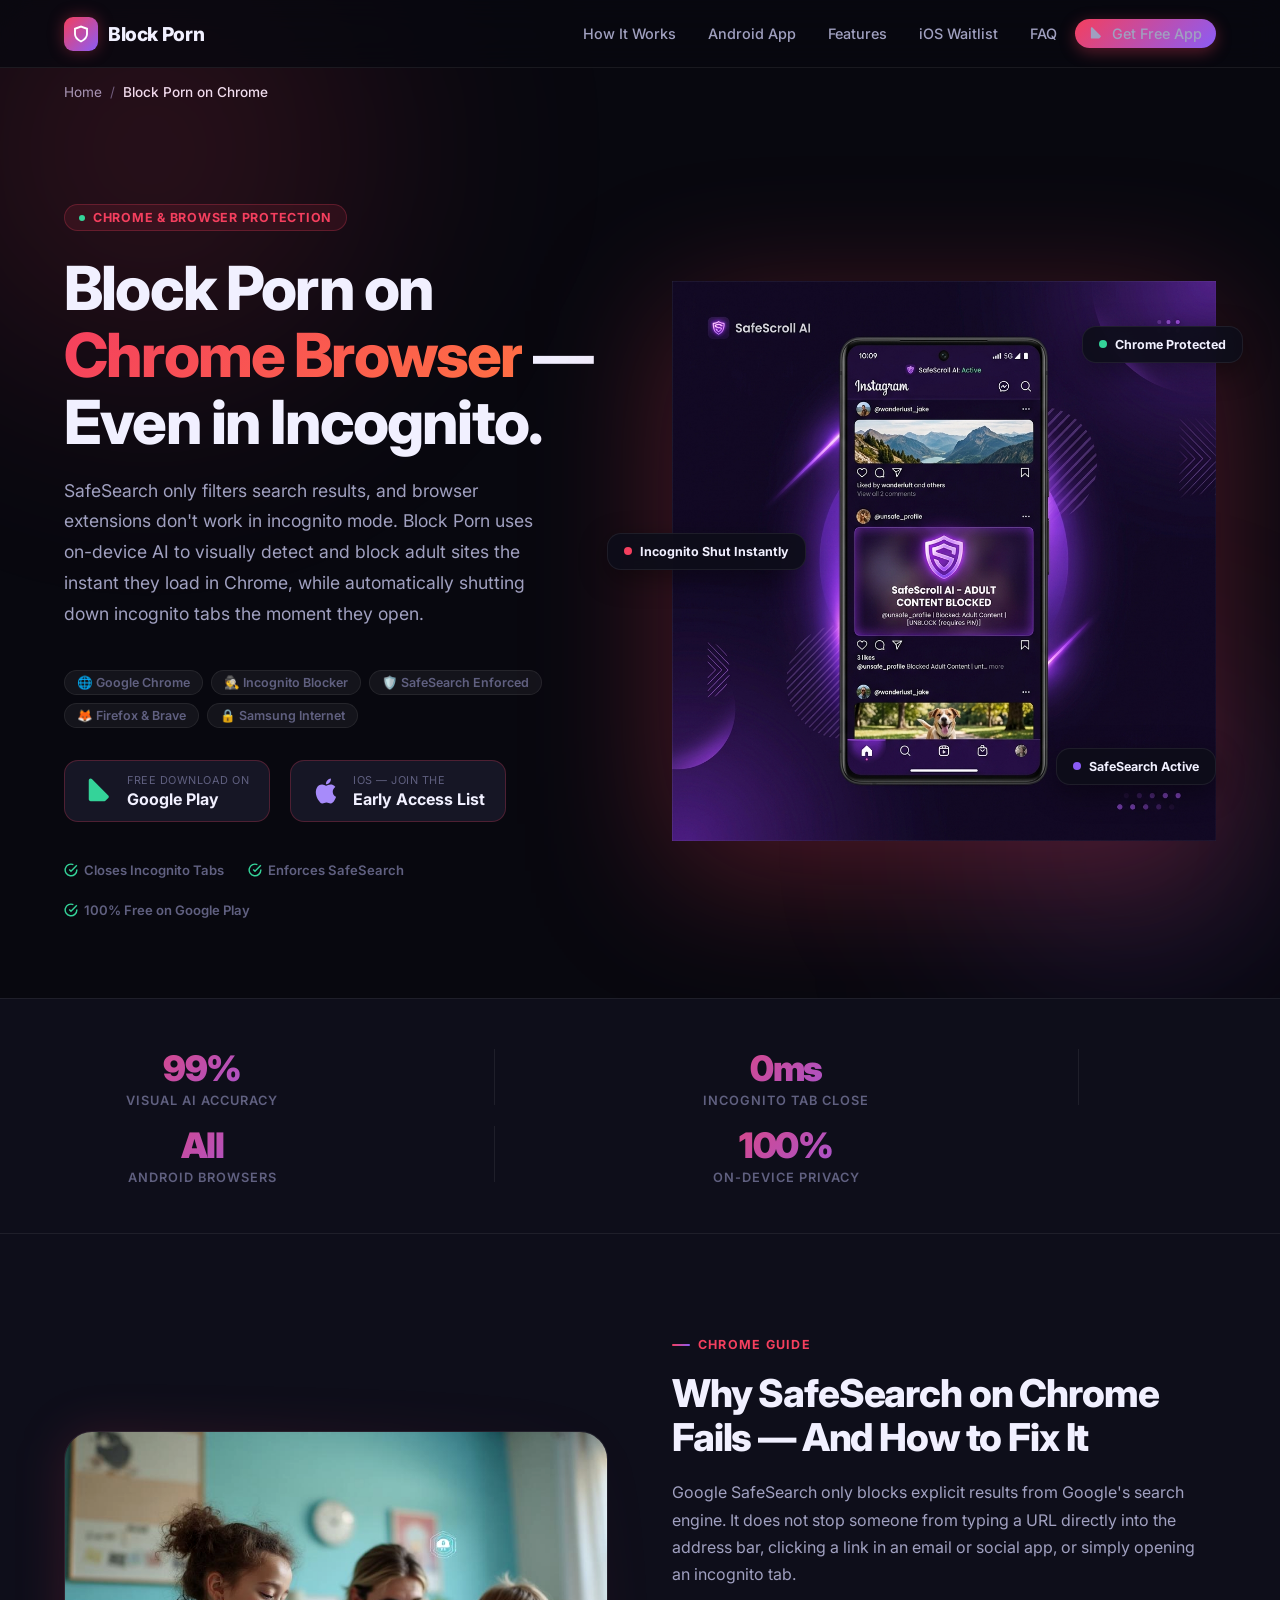
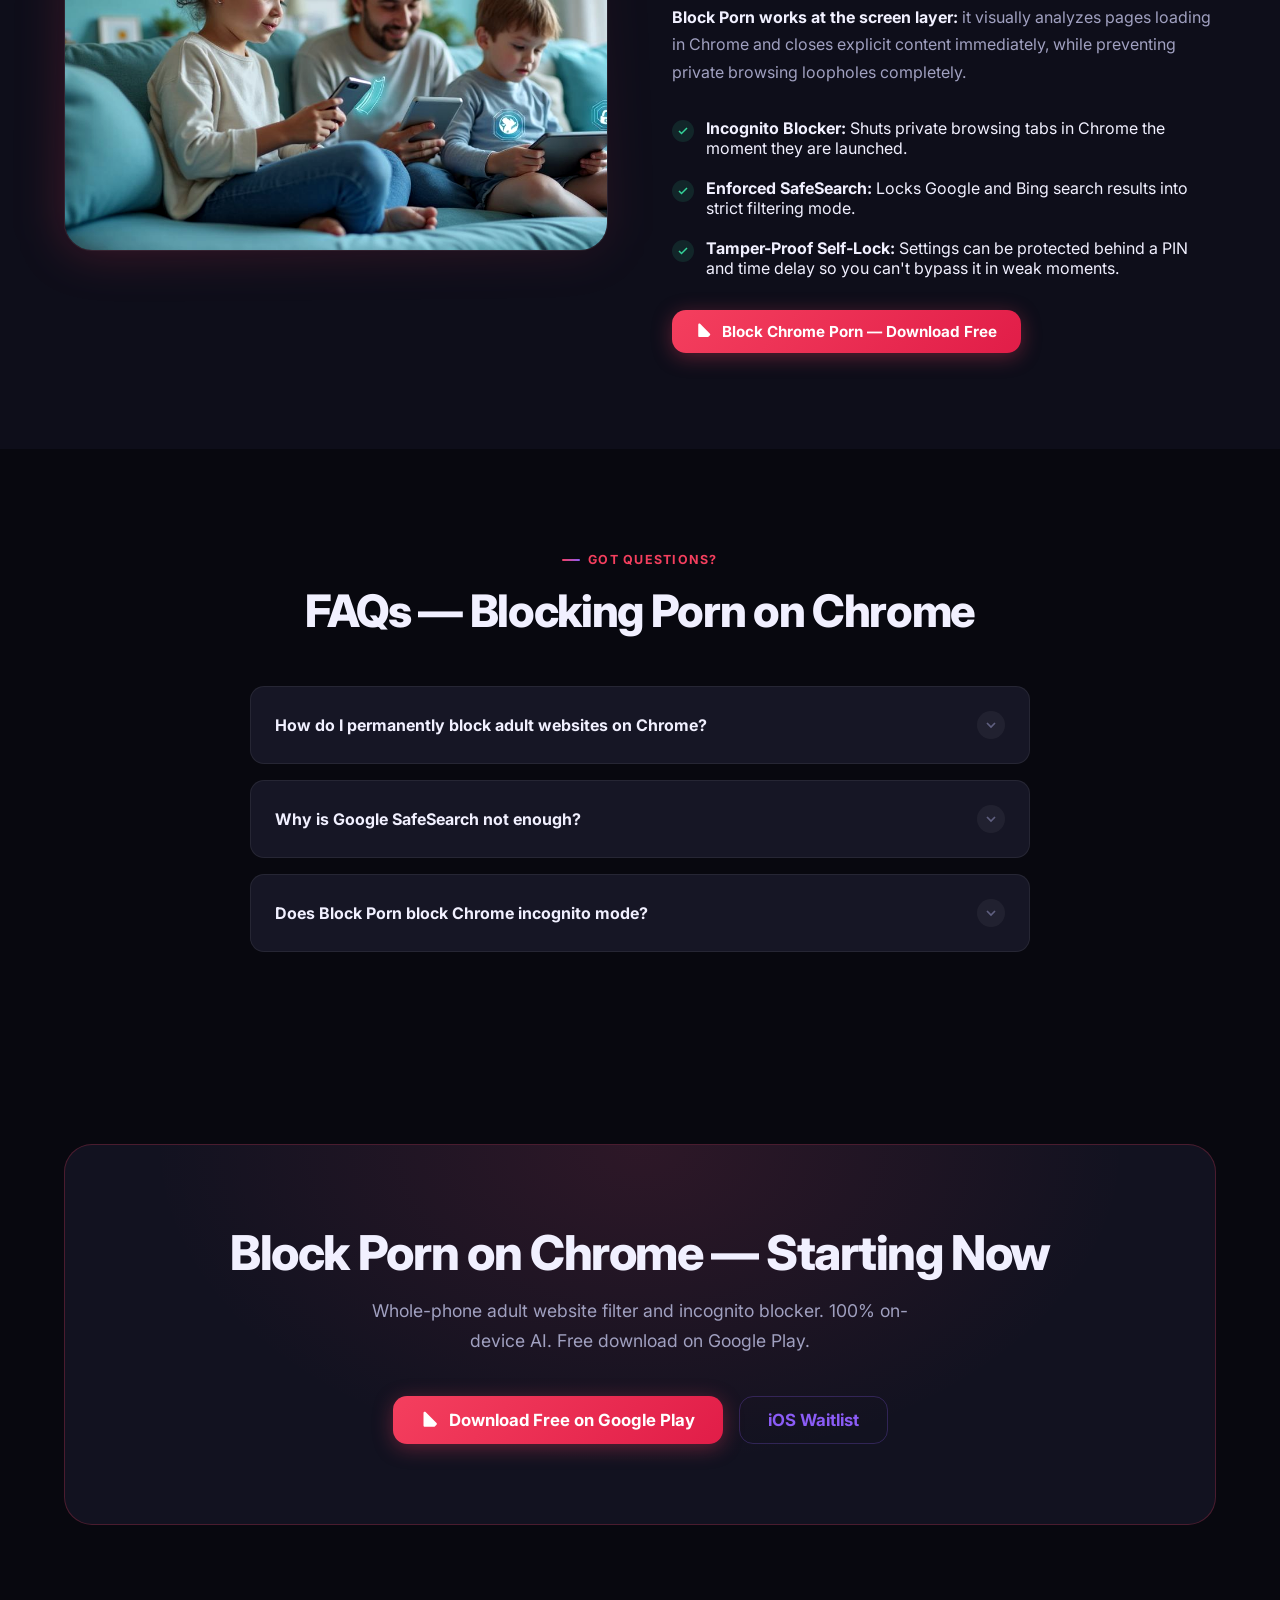
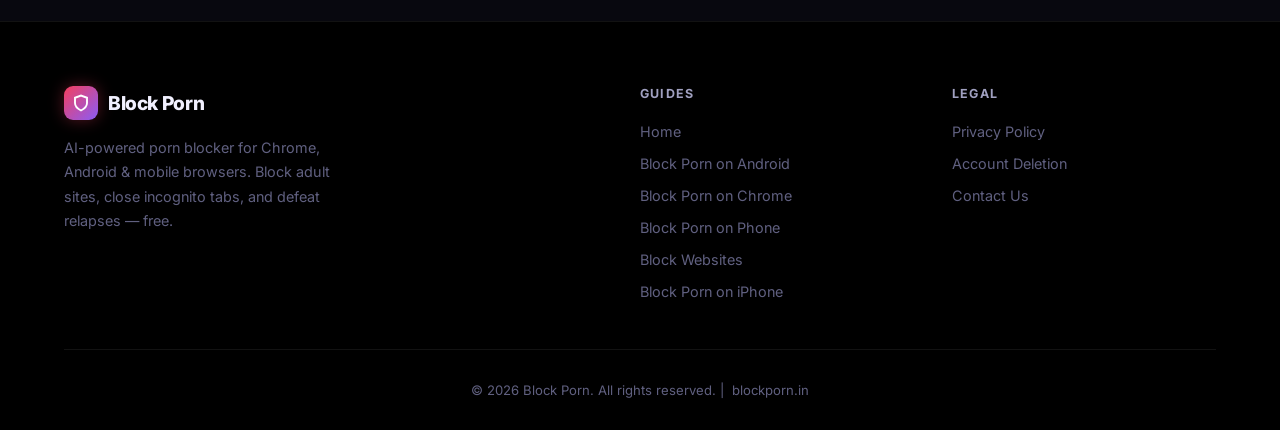
<file: block-porn-on-chrome/index.html>
<!DOCTYPE html>
<html lang="en">
<head>
    <meta charset="UTF-8">
    <meta name="viewport" content="width=device-width, initial-scale=1.0">

    <title>How to Block Porn on Chrome (Android &amp; Mobile) | Block Porn</title>
    <meta name="title" content="How to Block Porn on Chrome (Android &amp; Mobile) | Block Porn">
    <meta name="description" content="Block porn on Chrome permanently. Block Porn stops adult sites, shuts down incognito tabs the moment they open, and enforces SafeSearch. Free download on Google Play.">
    <meta name="keywords" content="how to block porn sites on chrome, block porn on chrome, block adult websites chrome, incognito blocker, block incognito tabs android, chrome porn blocker, safesearch alternative, block adult content chrome, block porn">
    <meta name="author" content="Block Porn">
    <meta name="robots" content="index, follow, max-snippet:-1, max-image-preview:large, max-video-preview:-1">
    <meta name="theme-color" content="#08080f">

    <meta property="og:type" content="website">
    <meta property="og:url" content="https://blockporn.in/block-porn-on-chrome/">
    <meta property="og:title" content="How to Block Porn on Chrome (Android &amp; Mobile) | Block Porn">
    <meta property="og:description" content="SafeSearch isn't enough. Block Porn blocks adult content on Chrome visually and automatically closes incognito tabs in real time. Free on Google Play.">
    <meta property="og:image" content="https://blockporn.in/phone-mockup.png">
    <meta property="og:site_name" content="Block Porn">

    <meta property="twitter:card" content="summary_large_image">
    <meta property="twitter:url" content="https://blockporn.in/block-porn-on-chrome/">
    <meta property="twitter:title" content="How to Block Porn on Chrome (Android &amp; Mobile) | Block Porn">
    <meta property="twitter:description" content="SafeSearch isn't enough. Block Porn blocks adult content on Chrome visually and automatically closes incognito tabs in real time. Free on Google Play.">
    <meta property="twitter:image" content="https://blockporn.in/phone-mockup.png">

    <link rel="canonical" href="https://blockporn.in/block-porn-on-chrome/">
    <link rel="alternate" hreflang="en" href="https://blockporn.in/block-porn-on-chrome/">

    <link rel="preconnect" href="https://fonts.googleapis.com">
    <link rel="preconnect" href="https://fonts.gstatic.com" crossorigin>
    <link href="https://fonts.googleapis.com/css2?family=Inter:wght@400;500;600;700;800;900&display=swap" rel="stylesheet">

    <link rel="stylesheet" href="../styles.css">
    <link rel="icon" type="image/png" href="../favicon.png">
    <link rel="apple-touch-icon" href="../favicon.png">

    <script type="application/ld+json">
    {
      "@context": "https://schema.org",
      "@graph": [
        {
          "@type": "BreadcrumbList",
          "itemListElement": [
            {
              "@type": "ListItem",
              "position": 1,
              "name": "Home",
              "item": "https://blockporn.in/"
            },
            {
              "@type": "ListItem",
              "position": 2,
              "name": "Block Porn on Chrome",
              "item": "https://blockporn.in/block-porn-on-chrome/"
            }
          ]
        },
        {
          "@type": "MobileApplication",
          "name": "Block Porn - Chrome & Browser Porn Blocker",
          "alternateName": ["Block Porn", "block porn", "Block Porn Chrome", "Block Porn App", "BlockPorn", "blockporn"],
          "operatingSystem": "Android, iOS",
          "applicationCategory": "SecurityApplication",
          "description": "Block Porn blocks porn and adult websites on Chrome and all mobile browsers using on-device visual AI and an automatic Incognito Blocker — going far beyond basic SafeSearch to shut private tabs and block NSFW content before it renders.",
          "url": "https://blockporn.in/block-porn-on-chrome/",
          "downloadUrl": "https://play.google.com/store/apps/details?id=in.blockporn.blockporn",
          "installUrl": "https://play.google.com/store/apps/details?id=in.blockporn.blockporn",
          "offers": { "@type": "Offer", "price": "0", "priceCurrency": "USD" },
          "aggregateRating": { "@type": "AggregateRating", "ratingValue": "4.9", "ratingCount": "1420" }
        },
        {
          "@type": "FAQPage",
          "mainEntity": [
            {
              "@type": "Question",
              "name": "How do I permanently block adult websites on Chrome?",
              "acceptedAnswer": { "@type": "Answer", "text": "To permanently block adult websites on Chrome, download Block Porn from Google Play. It operates on-device to block explicit websites visually and automatically shuts down incognito tabs the moment they are opened." }
            },
            {
              "@type": "Question",
              "name": "Why isn't Google Chrome SafeSearch enough to block porn?",
              "acceptedAnswer": { "@type": "Answer", "text": "SafeSearch only filters Google search result lists. It does not block direct URLs, bookmarks, social links, or incognito browsing. Block Porn provides whole-phone protection that blocks the actual content and prevents private browsing bypasses." }
            },
            {
              "@type": "Question",
              "name": "Does Block Porn block porn in Chrome's incognito mode?",
              "acceptedAnswer": { "@type": "Answer", "text": "Yes! Incognito tabs are the primary way users relapse because Chrome extensions are disabled in private browsing. Block Porn detects incognito mode in Chrome and instantly closes the private tab." }
            }
          ]
        }
      ]
    }
    </script>
    <noscript><style>.fade-up { opacity: 1 !important; transform: translateY(0) !important; }</style></noscript>

<!-- Google tag (gtag.js) -->
<script async src="https://www.googletagmanager.com/gtag/js?id=G-2P95QXWE2S"></script>
<script>
  window.dataLayer = window.dataLayer || [];
  function gtag(){dataLayer.push(arguments);}
  gtag('js', new Date());

  gtag('config', 'G-2P95QXWE2S');
</script>
</head>
<body>

<nav class="navbar" id="navbar">
    <div class="container nav-inner">
        <a href="/" class="logo">
            <div class="logo-icon"><svg width="18" height="18" viewBox="0 0 24 24" fill="none" stroke="currentColor" stroke-width="2.5"><path d="M12 22s8-4 8-10V5l-8-3-8 3v7c0 6 8 10 8 10z"/></svg></div>
            Block Porn
        </a>
        <nav class="nav-links" aria-label="Main Navigation">
            <a href="/#how-it-works">How It Works</a>
            <a href="/block-porn-on-android/">Android App</a>
            <a href="/#features">Features</a>
            <a href="/#ios-waitlist">iOS Waitlist</a>
            <a href="/#faq">FAQ</a>
            <a href="https://play.google.com/store/apps/details?id=in.blockporn.blockporn" target="_blank" rel="noopener" class="btn btn-nav">
                <svg width="15" height="15" viewBox="0 0 24 24" fill="currentColor"><path d="M3 20.5v-17c0-.83.67-1.5 1.5-1.5.38 0 .74.15 1.01.43l13.12 13.12c.57.57.57 1.5 0 2.07l-2.07 2.07c-.28.28-.64.43-1.01.43H4.5c-.83 0-1.5-.67-1.5-1.5z"/></svg>
                Get Free App
            </a>
        </nav>
    </div>
</nav>

<main>
<!-- HERO -->
<section class="hero" id="hero" aria-labelledby="hero-heading">
    <div class="hero-orb hero-orb-1"></div>
    <div class="hero-orb hero-orb-2"></div>
    <div class="container">
        <nav class="breadcrumb-nav" aria-label="Breadcrumb">
            <a href="/">Home</a>
            <span>/</span>
            <span class="current">Block Porn on Chrome</span>
        </nav>

        <div class="hero-inner" style="margin-top: 1rem;">
            <div class="fade-up">
                <div class="hero-badge"><span class="dot"></span> Chrome &amp; Browser Protection</div>
                <h1 id="hero-heading" class="hero-title">
                    Block Porn on<br><span class="text-gradient">Chrome Browser</span> — Even in Incognito.
                </h1>
                <p class="hero-desc">
                    SafeSearch only filters search results, and browser extensions don't work in incognito mode. Block Porn uses on-device AI to visually detect and block adult sites the instant they load in Chrome, while automatically shutting down incognito tabs the moment they open.
                </p>
                <div class="platform-pills">
                    <span class="pill">🌐 Google Chrome</span>
                    <span class="pill">🕵️ Incognito Blocker</span>
                    <span class="pill">🛡️ SafeSearch Enforced</span>
                    <span class="pill">🦊 Firefox &amp; Brave</span>
                    <span class="pill">🔒 Samsung Internet</span>
                </div>
                <div class="hero-cta-row">
                    <a href="https://play.google.com/store/apps/details?id=in.blockporn.blockporn" target="_blank" rel="noopener" id="hero-android-btn" class="store-badge">
                        <svg viewBox="0 0 24 24" fill="#34d399"><path d="M3 20.5v-17c0-.83.67-1.5 1.5-1.5.38 0 .74.15 1.01.43l13.12 13.12c.57.57.57 1.5 0 2.07l-2.07 2.07c-.28.28-.64.43-1.01.43H4.5c-.83 0-1.5-.67-1.5-1.5z"/></svg>
                        <span><span class="store-badge-sub">Free Download on</span><span class="store-badge-title">Google Play</span></span>
                    </a>
                    <a href="/#ios-waitlist" id="hero-ios-btn" class="store-badge">
                        <svg viewBox="0 0 24 24" fill="#a78bfa"><path d="M18.71 19.5c-.83 1.24-1.71 2.45-3.05 2.47-1.34.03-1.77-.79-3.29-.79-1.53 0-2 .77-3.27.82-1.31.05-2.3-1.32-3.14-2.53C4.25 17 2.94 12.45 4.7 9.39c.87-1.52 2.43-2.48 4.12-2.51 1.28-.02 2.5.87 3.29.87.78 0 2.26-1.07 3.8-.91.65.03 2.47.26 3.64 1.98-.09.06-2.17 1.28-2.15 3.81.03 3.02 2.65 4.03 2.68 4.04-.03.07-.42 1.44-1.38 2.83M13 3.5c.73-.83 1.94-1.46 2.94-1.5.13 1.17-.34 2.35-1.04 3.19-.69.85-1.83 1.51-2.95 1.42-.15-1.15.41-2.35 1.05-3.11z"/></svg>
                        <span><span class="store-badge-sub">iOS — Join the</span><span class="store-badge-title">Early Access List</span></span>
                    </a>
                </div>
                <div class="hero-trust">
                    <span class="trust-item"><svg width="14" height="14" viewBox="0 0 24 24" fill="none" stroke="currentColor" stroke-width="2.5"><path d="M22 11.08V12a10 10 0 1 1-5.93-9.14"/><polyline points="22 4 12 14.01 9 11.01"/></svg>Closes Incognito Tabs</span>
                    <span class="trust-item"><svg width="14" height="14" viewBox="0 0 24 24" fill="none" stroke="currentColor" stroke-width="2.5"><path d="M22 11.08V12a10 10 0 1 1-5.93-9.14"/><polyline points="22 4 12 14.01 9 11.01"/></svg>Enforces SafeSearch</span>
                    <span class="trust-item"><svg width="14" height="14" viewBox="0 0 24 24" fill="none" stroke="currentColor" stroke-width="2.5"><path d="M22 11.08V12a10 10 0 1 1-5.93-9.14"/><polyline points="22 4 12 14.01 9 11.01"/></svg>100% Free on Google Play</span>
                </div>
            </div>
            <div class="hero-phone-wrap fade-up delay-2">
                <div class="hero-phone-glow"></div>
                <img src="../phone-mockup.png" alt="Block Porn blocking porn on Chrome browser" class="hero-phone-img" fetchpriority="high" width="300" height="560">
                <div class="float-badge float-badge-top"><span class="dot-green"></span> Chrome Protected</div>
                <div class="float-badge float-badge-mid"><span class="dot-red"></span> Incognito Shut Instantly</div>
                <div class="float-badge float-badge-bottom"><span class="dot-violet"></span> SafeSearch Active</div>
            </div>
        </div>
    </div>
</section>

<!-- STATS -->
<div class="stats-strip" role="region" aria-label="Key statistics">
    <div class="container stats-grid">
        <div class="stat-item fade-up"><span class="stat-number">99%</span><span class="stat-label">Visual AI Accuracy</span></div>
        <div class="stat-divider"></div>
        <div class="stat-item fade-up delay-1"><span class="stat-number">0ms</span><span class="stat-label">Incognito Tab Close</span></div>
        <div class="stat-divider"></div>
        <div class="stat-item fade-up delay-2"><span class="stat-number">All</span><span class="stat-label">Android Browsers</span></div>
        <div class="stat-divider"></div>
        <div class="stat-item fade-up delay-3"><span class="stat-number">100%</span><span class="stat-label">On-Device Privacy</span></div>
    </div>
</div>

<!-- GUIDE -->
<section class="section section-alt" id="guide" aria-labelledby="guide-heading">
    <div class="container seo-grid">
        <div class="fade-up" style="position:relative;">
            <div style="position:absolute;inset:0;background:linear-gradient(45deg,rgba(244,63,94,0.25),transparent);border-radius:28px;filter:blur(24px);"></div>
            <img src="../hero-family.jpg" alt="Person blocking porn on Chrome with Block Porn" class="seo-img" loading="lazy" width="600" height="420">
        </div>
        <div class="fade-up delay-2">
            <p class="eyebrow">Chrome Guide</p>
            <h2 id="guide-heading" style="font-size:clamp(1.6rem,3.5vw,2.4rem); margin-bottom:1.25rem;">Why SafeSearch on Chrome Fails — And How to Fix It</h2>
            <p>Google SafeSearch only blocks explicit results from Google's search engine. It does not stop someone from typing a URL directly into the address bar, clicking a link in an email or social app, or simply opening an incognito tab.</p>
            <p style="margin-top:1rem;"><strong style="color:var(--text-primary);">Block Porn works at the screen layer:</strong> it visually analyzes pages loading in Chrome and closes explicit content immediately, while preventing private browsing loopholes completely.</p>
            <ul class="seo-list">
                <li><span class="seo-check"><svg width="12" height="12" viewBox="0 0 24 24" fill="none" stroke="currentColor" stroke-width="3"><polyline points="20 6 9 17 4 12"/></svg></span>
                    <span><strong style="color:var(--text-primary);">Incognito Blocker:</strong> Shuts private browsing tabs in Chrome the moment they are launched.</span></li>
                <li><span class="seo-check"><svg width="12" height="12" viewBox="0 0 24 24" fill="none" stroke="currentColor" stroke-width="3"><polyline points="20 6 9 17 4 12"/></svg></span>
                    <span><strong style="color:var(--text-primary);">Enforced SafeSearch:</strong> Locks Google and Bing search results into strict filtering mode.</span></li>
                <li><span class="seo-check"><svg width="12" height="12" viewBox="0 0 24 24" fill="none" stroke="currentColor" stroke-width="3"><polyline points="20 6 9 17 4 12"/></svg></span>
                    <span><strong style="color:var(--text-primary);">Tamper-Proof Self-Lock:</strong> Settings can be protected behind a PIN and time delay so you can't bypass it in weak moments.</span></li>
            </ul>
            <div style="margin-top:2rem;">
                <a href="https://play.google.com/store/apps/details?id=in.blockporn.blockporn" target="_blank" rel="noopener" class="btn btn-red" id="guide-cta">
                    <svg width="18" height="18" viewBox="0 0 24 24" fill="currentColor"><path d="M3 20.5v-17c0-.83.67-1.5 1.5-1.5.38 0 .74.15 1.01.43l13.12 13.12c.57.57.57 1.5 0 2.07l-2.07 2.07c-.28.28-.64.43-1.01.43H4.5c-.83 0-1.5-.67-1.5-1.5z"/></svg>
                    Block Chrome Porn — Download Free
                </a>
            </div>
        </div>
    </div>
</section>

<!-- FAQ -->
<section class="section" id="faq" aria-labelledby="faq-heading">
    <div class="container" style="text-align:center;">
        <div class="fade-up"><p class="eyebrow">Got Questions?</p><h2 id="faq-heading" style="font-size:clamp(1.8rem,4vw,2.8rem); margin-bottom:.5rem;">FAQs — Blocking Porn on Chrome</h2></div>
        <div class="faq-list fade-up delay-1">
            <div class="faq-item" role="button" tabindex="0" aria-expanded="false">
                <div class="faq-q">How do I permanently block adult websites on Chrome? <span class="faq-arrow" aria-hidden="true"><svg width="16" height="16" viewBox="0 0 24 24" fill="none" stroke="currentColor" stroke-width="2.5"><polyline points="6 9 12 15 18 9"/></svg></span></div>
                <p class="faq-a">To permanently block adult content on Chrome, use Block Porn. It blocks explicit content visually on-screen, shuts down incognito tabs, and cannot be bypassed by typing URLs directly or using private browsing.</p>
            </div>
            <div class="faq-item" role="button" tabindex="0" aria-expanded="false">
                <div class="faq-q">Why is Google SafeSearch not enough? <span class="faq-arrow" aria-hidden="true"><svg width="16" height="16" viewBox="0 0 24 24" fill="none" stroke="currentColor" stroke-width="2.5"><polyline points="6 9 12 15 18 9"/></svg></span></div>
                <p class="faq-a">SafeSearch only filters Google search result lists. It does not block direct URLs, bookmarks, or social links. Block Porn inspects the actual screen and shuts down explicit material regardless of how you arrived at the page.</p>
            </div>
            <div class="faq-item" role="button" tabindex="0" aria-expanded="false">
                <div class="faq-q">Does Block Porn block Chrome incognito mode? <span class="faq-arrow" aria-hidden="true"><svg width="16" height="16" viewBox="0 0 24 24" fill="none" stroke="currentColor" stroke-width="2.5"><polyline points="6 9 12 15 18 9"/></svg></span></div>
                <p class="faq-a">Yes. Block Porn monitors tab states and automatically closes incognito and private browsing tabs in Chrome the second they are opened, eliminating private browsing relapses.</p>
            </div>
        </div>
    </div>
</section>

<!-- CTA -->
<section class="section" aria-labelledby="cta-heading">
    <div class="container fade-up">
        <div class="cta-box">
            <h2 id="cta-heading">Block Porn on Chrome — Starting Now</h2>
            <p>Whole-phone adult website filter and incognito blocker. 100% on-device AI. Free download on Google Play.</p>
            <div class="cta-buttons">
                <a href="https://play.google.com/store/apps/details?id=in.blockporn.blockporn" target="_blank" rel="noopener" class="btn btn-red" style="padding:14px 28px; font-size:1.05rem;">
                    <svg width="20" height="20" viewBox="0 0 24 24" fill="currentColor"><path d="M3 20.5v-17c0-.83.67-1.5 1.5-1.5.38 0 .74.15 1.01.43l13.12 13.12c.57.57.57 1.5 0 2.07l-2.07 2.07c-.28.28-.64.43-1.01.43H4.5c-.83 0-1.5-.67-1.5-1.5z"/></svg>
                    Download Free on Google Play
                </a>
                <a href="/#ios-waitlist" class="btn btn-outline" style="padding:13px 28px; font-size:1.05rem;">iOS Waitlist</a>
            </div>
        </div>
    </div>
</section>
</main>

<footer>
    <div class="container">
        <div class="footer-grid">
            <div class="footer-about">
                <a href="/" class="logo"><div class="logo-icon"><svg width="18" height="18" viewBox="0 0 24 24" fill="none" stroke="currentColor" stroke-width="2.5"><path d="M12 22s8-4 8-10V5l-8-3-8 3v7c0 6 8 10 8 10z"/></svg></div>Block Porn</a>
                <p>AI-powered porn blocker for Chrome, Android &amp; mobile browsers. Block adult sites, close incognito tabs, and defeat relapses — free.</p>
            </div>
            <div class="footer-col"><h5>Guides</h5><ul>
                <li><a href="/">Home</a></li>
                <li><a href="/block-porn-on-android/">Block Porn on Android</a></li>
                <li><a href="/block-porn-on-chrome/">Block Porn on Chrome</a></li>
                <li><a href="/block-porn-on-phone/">Block Porn on Phone</a></li>
                <li><a href="/block-websites/">Block Websites</a></li>
                <li><a href="/block-porn-on-iphone/">Block Porn on iPhone</a></li>
            </ul></div>
            <div class="footer-col"><h5>Legal</h5><ul>
                <li><a href="/privacy/">Privacy Policy</a></li>
                <li><a href="/account-deletion.html">Account Deletion</a></li>
                <li><a href="mailto:nandykongu@gmail.com">Contact Us</a></li>
            </ul></div>
        </div>
        <div class="footer-bottom">&copy; 2026 Block Porn. All rights reserved. | <a href="https://blockporn.in" style="color:var(--text-muted); margin-left:4px;">blockporn.in</a></div>
    </div>
</footer>

<div class="mobile-cta-bar" id="mobileCta" aria-label="Download buttons">
    <a href="https://play.google.com/store/apps/details?id=in.blockporn.blockporn" target="_blank" rel="noopener" class="mobile-btn-android" id="mobile-android-btn">
        <svg width="16" height="16" viewBox="0 0 24 24" fill="currentColor"><path d="M3 20.5v-17c0-.83.67-1.5 1.5-1.5.38 0 .74.15 1.01.43l13.12 13.12c.57.57.57 1.5 0 2.07l-2.07 2.07c-.28.28-.64.43-1.01.43H4.5c-.83 0-1.5-.67-1.5-1.5z"/></svg> Google Play
    </a>
    <a href="/#ios-waitlist" class="mobile-btn-ios" id="mobile-ios-btn">
        <svg width="16" height="16" viewBox="0 0 24 24" fill="currentColor"><path d="M18.71 19.5c-.83 1.24-1.71 2.45-3.05 2.47-1.34.03-1.77-.79-3.29-.79-1.53 0-2 .77-3.27.82-1.31.05-2.3-1.32-3.14-2.53C4.25 17 2.94 12.45 4.7 9.39c.87-1.52 2.43-2.48 4.12-2.51 1.28-.02 2.5.87 3.29.87.78 0 2.26-1.07 3.8-.91.65.03 2.47.26 3.64 1.98-.09.06-2.17 1.28-2.15 3.81.03 3.02 2.65 4.03 2.68 4.04-.03.07-.42 1.44-1.38 2.83M13 3.5c.73-.83 1.94-1.46 2.94-1.5.13 1.17-.34 2.35-1.04 3.19-.69.85-1.83 1.51-2.95 1.42-.15-1.15.41-2.35 1.05-3.11z"/></svg> iOS Waitlist
    </a>
</div>

<script src="../script.js"></script>
</body>
</html>
</file>
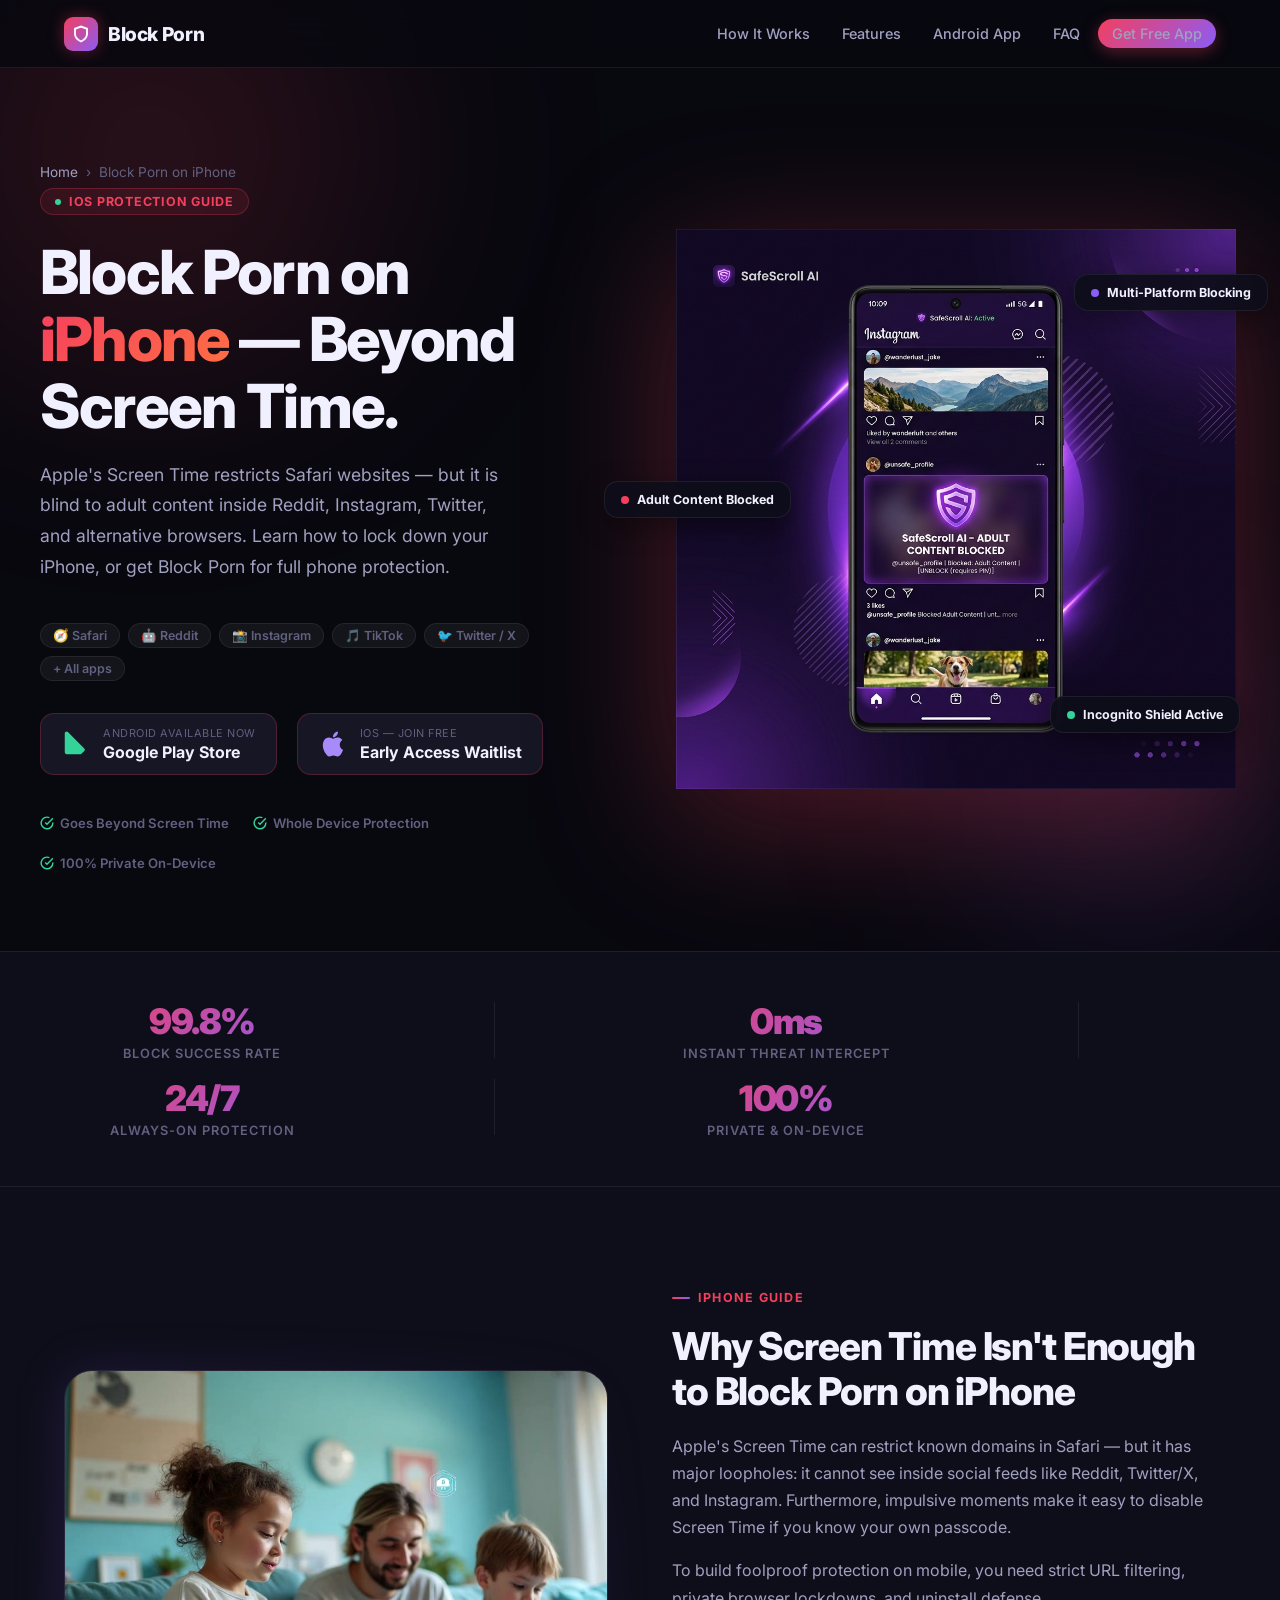
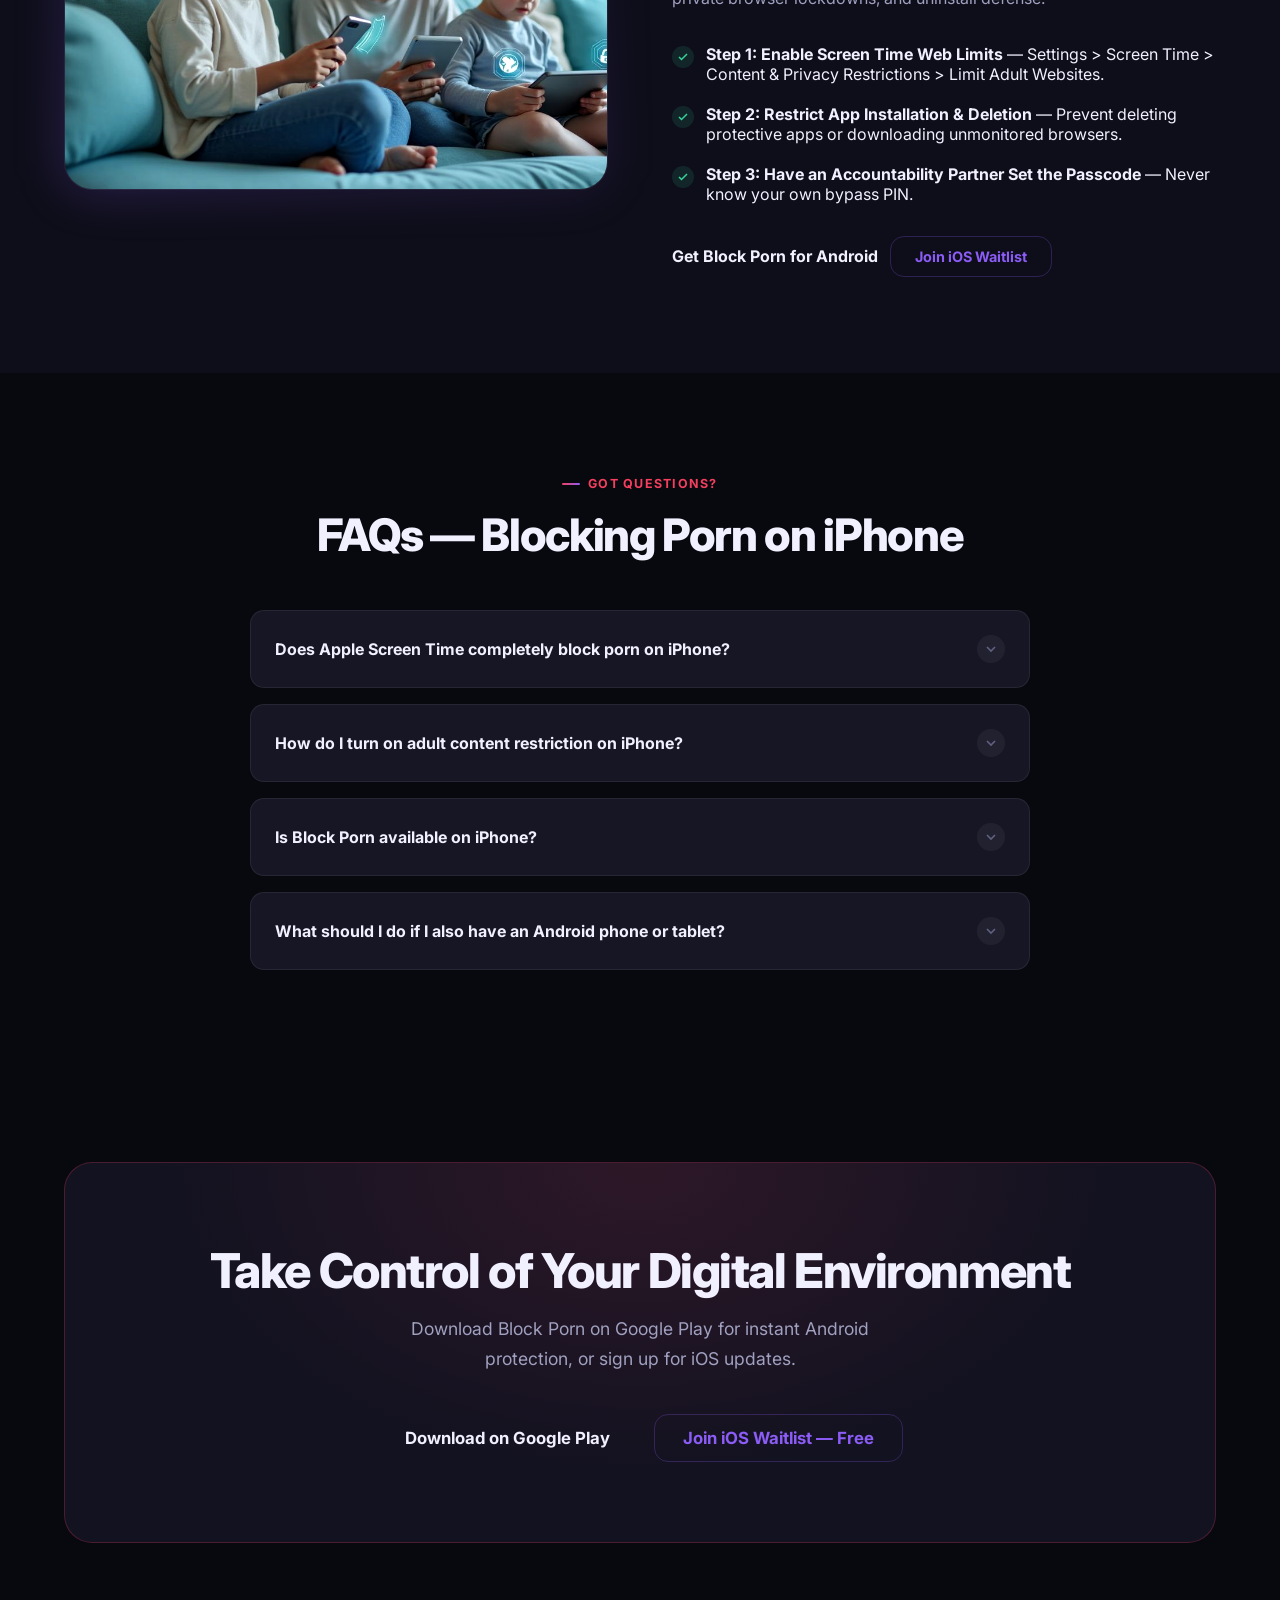
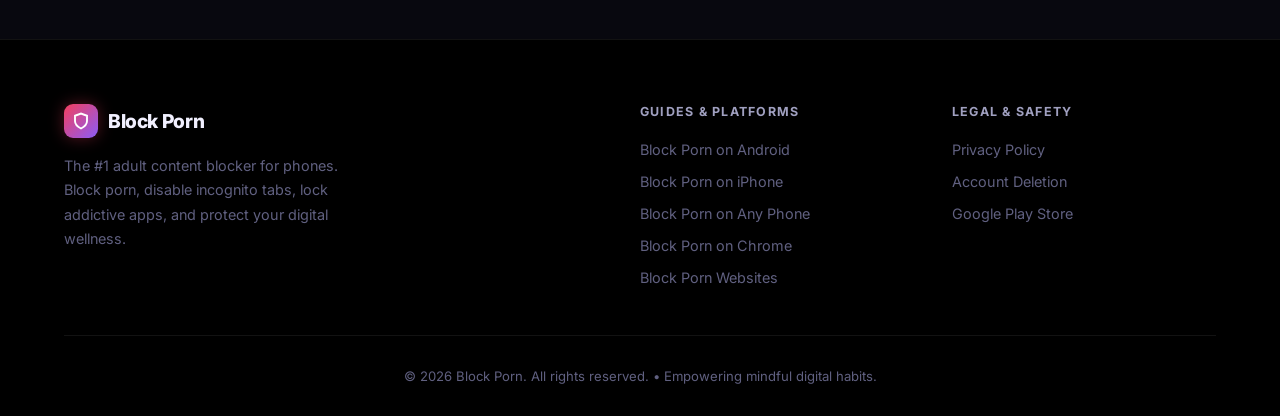
<file: block-porn-on-iphone/index.html>
<!DOCTYPE html>
<html lang="en">
<head>
    <meta charset="UTF-8">
    <meta name="viewport" content="width=device-width, initial-scale=1.0">

    <title>How to Block Porn on iPhone (Beyond Screen Time) | Block Porn</title>
    <meta name="description" content="Learn how to block porn on iPhone across Safari, apps, and browsers. Screen Time isn't enough — find out how to restrict adult content, lock settings, and download Block Porn.">
    <meta name="keywords" content="how to block porn on iphone, block porn on iphone, block porn sites on iphone, iphone porn blocker, block adult content iphone, screen time porn block, block porn">
    <meta name="author" content="Block Porn">
    <meta name="theme-color" content="#08080f">

    <meta property="og:type" content="article">
    <meta property="og:url" content="https://blockporn.in/block-porn-on-iphone/">
    <meta property="og:title" content="How to Block Porn on iPhone (Beyond Screen Time) | Block Porn">
    <meta property="og:description" content="Screen Time alone isn't enough. Learn how to restrict adult content, lock settings, and get full protection with Block Porn.">
    <meta property="og:image" content="https://blockporn.in/phone-mockup.png">

    <meta property="twitter:card" content="summary_large_image">
    <meta property="twitter:url" content="https://blockporn.in/block-porn-on-iphone/">
    <meta property="twitter:title" content="How to Block Porn on iPhone (Beyond Screen Time) | Block Porn">
    <meta property="twitter:description" content="Screen Time alone isn't enough. Learn how to restrict adult content, lock settings, and get full protection with Block Porn.">
    <meta property="twitter:image" content="https://blockporn.in/phone-mockup.png">

    <link rel="canonical" href="https://blockporn.in/block-porn-on-iphone/">
    <link rel="alternate" hreflang="en" href="https://blockporn.in/block-porn-on-iphone/">

    <link rel="preconnect" href="https://fonts.googleapis.com">
    <link rel="preconnect" href="https://fonts.gstatic.com" crossorigin>
    <link href="https://fonts.googleapis.com/css2?family=Inter:wght@400;500;600;700;800;900&display=swap" rel="stylesheet">

    <link rel="stylesheet" href="../styles.css">
    <link rel="icon" type="image/png" href="../favicon.png">
    <link rel="apple-touch-icon" href="../favicon.png">

    <script type="application/ld+json">
    {
      "@context": "https://schema.org",
      "@type": "BreadcrumbList",
      "itemListElement": [
        {
          "@type": "ListItem",
          "position": 1,
          "name": "Home",
          "item": "https://blockporn.in/"
        },
        {
          "@type": "ListItem",
          "position": 2,
          "name": "How to Block Porn on iPhone",
          "item": "https://blockporn.in/block-porn-on-iphone/"
        }
      ]
    }
    </script>
    <script type="application/ld+json">
    {
      "@context": "https://schema.org",
      "@type": "SoftwareApplication",
      "name": "Block Porn - Porn Blocker for Mobile",
      "alternateName": ["Block Porn", "block porn", "Block Porn iPhone", "Block Porn App", "BlockPorn", "blockporn"],
      "operatingSystem": "iOS, Android",
      "applicationCategory": "HealthApplication, SecurityApplication",
      "description": "Block Porn blocks porn and adult sites across apps and browsers with Incognito tab blocking, YouTube Shorts restrictions, and pin lock.",
      "url": "https://blockporn.in/block-porn-on-iphone/",
      "offers": { "@type": "Offer", "price": "0", "priceCurrency": "USD" },
      "aggregateRating": { "@type": "AggregateRating", "ratingValue": "4.9", "ratingCount": "1420" }
    }
    </script>
    <script type="application/ld+json">
    {
      "@context": "https://schema.org",
      "@type": "FAQPage",
      "mainEntity": [
        {
          "@type": "Question",
          "name": "Does Apple Screen Time completely block porn on iPhone?",
          "acceptedAnswer": { "@type": "Answer", "text": "Screen Time has basic Safari website restrictions, but it cannot block adult content inside apps like Reddit, Instagram, Twitter, or Discord feeds. You need full-device filtering to block adult content everywhere." }
        },
        {
          "@type": "Question",
          "name": "How do I turn on adult content restriction on iPhone?",
          "acceptedAnswer": { "@type": "Answer", "text": "Go to Settings > Screen Time > Content & Privacy Restrictions > Store, Web, Siri & Game Center > Web Content, and select 'Limit Adult Websites'. Set a Screen Time passcode known only by a trusted person so you cannot bypass it." }
        },
        {
          "@type": "Question",
          "name": "Is Block Porn available on iPhone?",
          "acceptedAnswer": { "@type": "Answer", "text": "Block Porn is available on Google Play for Android, and the iOS edition is currently in active development. You can join the iOS waitlist to be notified immediately upon release." }
        },
        {
          "@type": "Question",
          "name": "What should I do if I also have an Android phone or tablet?",
          "acceptedAnswer": { "@type": "Answer", "text": "You can install the official Block Porn Android app directly from Google Play. It provides whole-phone adult filtering, Incognito blocking, App Lock with delay, and uninstall protection." }
        }
      ]
    }
    </script>
    <noscript><style>.fade-up { opacity: 1 !important; transform: translateY(0) !important; }</style></noscript>

<!-- Google tag (gtag.js) -->
<script async src="https://www.googletagmanager.com/gtag/js?id=G-2P95QXWE2S"></script>
<script>
  window.dataLayer = window.dataLayer || [];
  function gtag(){dataLayer.push(arguments);}
  gtag('js', new Date());

  gtag('config', 'G-2P95QXWE2S');
</script>
</head>
<body>

<nav class="navbar" id="navbar">
    <div class="container nav-inner">
        <a href="/" class="logo">
            <div class="logo-icon"><svg width="18" height="18" viewBox="0 0 24 24" fill="none" stroke="currentColor" stroke-width="2.5"><path d="M12 22s8-4 8-10V5l-8-3-8 3v7c0 6 8 10 8 10z"/></svg></div>
            Block Porn
        </a>
        <nav class="nav-links" aria-label="Main Navigation">
            <a href="/#how-it-works">How It Works</a>
            <a href="/#features">Features</a>
            <a href="/block-porn-on-android/">Android App</a>
            <a href="/#faq">FAQ</a>
            <a href="https://play.google.com/store/apps/details?id=in.blockporn.blockporn" target="_blank" rel="noopener" class="btn btn-nav">Get Free App</a>
        </nav>
    </div>
</nav>

<main>
<section class="hero" id="hero" aria-labelledby="hero-heading">
    <div class="hero-orb hero-orb-1"></div>
    <div class="hero-orb hero-orb-2"></div>
    <div class="container hero-inner">
        <div class="fade-up">
            <nav class="breadcrumb-nav" aria-label="Breadcrumb">
                <a href="/">Home</a>
                <span class="breadcrumb-separator">›</span>
                <span class="breadcrumb-current">Block Porn on iPhone</span>
            </nav>
            <div class="hero-badge"><span class="dot"></span> iOS Protection Guide</div>
            <h1 id="hero-heading" class="hero-title">
                Block Porn on<br><span class="text-gradient">iPhone</span> — Beyond Screen Time.
            </h1>
            <p class="hero-desc">
                Apple's Screen Time restricts Safari websites — but it is blind to adult content inside Reddit, Instagram, Twitter, and alternative browsers. Learn how to lock down your iPhone, or get Block Porn for full phone protection.
            </p>
            <div class="platform-pills">
                <span class="pill">🧭 Safari</span><span class="pill">🤖 Reddit</span>
                <span class="pill">📸 Instagram</span><span class="pill">🎵 TikTok</span>
                <span class="pill">🐦 Twitter / X</span><span class="pill">+ All apps</span>
            </div>
            <div class="hero-cta-row">
                <a href="https://play.google.com/store/apps/details?id=in.blockporn.blockporn" target="_blank" rel="noopener" id="hero-android-btn" class="store-badge">
                    <svg viewBox="0 0 24 24" fill="#34d399"><path d="M3 20.5v-17c0-.83.67-1.5 1.5-1.5.38 0 .74.15 1.01.43l13.12 13.12c.57.57.57 1.5 0 2.07l-2.07 2.07c-.28.28-.64.43-1.01.43H4.5c-.83 0-1.5-.67-1.5-1.5z"/></svg>
                    <span><span class="store-badge-sub">Android Available Now</span><span class="store-badge-title">Google Play Store</span></span>
                </a>
                <a href="/#ios-waitlist" id="hero-ios-btn" class="store-badge">
                    <svg viewBox="0 0 24 24" fill="#a78bfa"><path d="M18.71 19.5c-.83 1.24-1.71 2.45-3.05 2.47-1.34.03-1.77-.79-3.29-.79-1.53 0-2 .77-3.27.82-1.31.05-2.3-1.32-3.14-2.53C4.25 17 2.94 12.45 4.7 9.39c.87-1.52 2.43-2.48 4.12-2.51 1.28-.02 2.5.87 3.29.87.78 0 2.26-1.07 3.8-.91.65.03 2.47.26 3.64 1.98-.09.06-2.17 1.28-2.15 3.81.03 3.02 2.65 4.03 2.68 4.04-.03.07-.42 1.44-1.38 2.83M13 3.5c.73-.83 1.94-1.46 2.94-1.5.13 1.17-.34 2.35-1.04 3.19-.69.85-1.83 1.51-2.95 1.42-.15-1.15.41-2.35 1.05-3.11z"/></svg>
                    <span><span class="store-badge-sub">iOS — Join Free</span><span class="store-badge-title">Early Access Waitlist</span></span>
                </a>
            </div>
            <div class="hero-trust">
                <span class="trust-item"><svg width="14" height="14" viewBox="0 0 24 24" fill="none" stroke="currentColor" stroke-width="2.5"><path d="M22 11.08V12a10 10 0 1 1-5.93-9.14"/><polyline points="22 4 12 14.01 9 11.01"/></svg>Goes Beyond Screen Time</span>
                <span class="trust-item"><svg width="14" height="14" viewBox="0 0 24 24" fill="none" stroke="currentColor" stroke-width="2.5"><path d="M22 11.08V12a10 10 0 1 1-5.93-9.14"/><polyline points="22 4 12 14.01 9 11.01"/></svg>Whole Device Protection</span>
                <span class="trust-item"><svg width="14" height="14" viewBox="0 0 24 24" fill="none" stroke="currentColor" stroke-width="2.5"><path d="M22 11.08V12a10 10 0 1 1-5.93-9.14"/><polyline points="22 4 12 14.01 9 11.01"/></svg>100% Private On-Device</span>
            </div>
        </div>
        <div class="hero-phone-wrap fade-up delay-2">
            <div class="hero-phone-glow"></div>
            <img src="../phone-mockup.png" alt="Block Porn adult content blocker" class="hero-phone-img" fetchpriority="high" width="300" height="560">
            <div class="float-badge float-badge-top"><span class="dot-violet"></span> Multi-Platform Blocking</div>
            <div class="float-badge float-badge-mid"><span class="dot-red"></span> Adult Content Blocked</div>
            <div class="float-badge float-badge-bottom"><span class="dot-green"></span> Incognito Shield Active</div>
        </div>
    </div>
</section>

<div class="stats-strip" role="region" aria-label="Key statistics">
    <div class="container stats-grid">
        <div class="stat-item fade-up"><span class="stat-number">99.8%</span><span class="stat-label">Block Success Rate</span></div>
        <div class="stat-divider"></div>
        <div class="stat-item fade-up delay-1"><span class="stat-number">0ms</span><span class="stat-label">Instant Threat Intercept</span></div>
        <div class="stat-divider"></div>
        <div class="stat-item fade-up delay-2"><span class="stat-number">24/7</span><span class="stat-label">Always-On Protection</span></div>
        <div class="stat-divider"></div>
        <div class="stat-item fade-up delay-3"><span class="stat-number">100%</span><span class="stat-label">Private & On-Device</span></div>
    </div>
</div>

<section class="section section-alt" id="guide" aria-labelledby="guide-heading">
    <div class="container seo-grid">
        <div class="fade-up" style="position:relative;">
            <div style="position:absolute;inset:0;background:linear-gradient(45deg,rgba(139,92,246,0.25),transparent);border-radius:28px;filter:blur(24px);"></div>
            <img src="../hero-family.jpg" alt="iPhone user blocking porn with Block Porn" class="seo-img" loading="lazy" width="600" height="420">
        </div>
        <div class="fade-up delay-2">
            <p class="eyebrow">iPhone Guide</p>
            <h2 id="guide-heading" style="font-size:clamp(1.6rem,3.5vw,2.4rem); margin-bottom:1.25rem;">Why Screen Time Isn't Enough to Block Porn on iPhone</h2>
            <p>Apple's Screen Time can restrict known domains in Safari — but it has major loopholes: it cannot see inside social feeds like Reddit, Twitter/X, and Instagram. Furthermore, impulsive moments make it easy to disable Screen Time if you know your own passcode.</p>
            <p style="margin-top:1rem;">To build foolproof protection on mobile, you need strict URL filtering, private browser lockdowns, and uninstall defense.</p>
            <ul class="seo-list">
                <li><span class="seo-check"><svg width="12" height="12" viewBox="0 0 24 24" fill="none" stroke="currentColor" stroke-width="3"><polyline points="20 6 9 17 4 12"/></svg></span>
                    <span><strong style="color:var(--text-primary);">Step 1: Enable Screen Time Web Limits</strong> — Settings > Screen Time > Content & Privacy Restrictions > Limit Adult Websites.</span></li>
                <li><span class="seo-check"><svg width="12" height="12" viewBox="0 0 24 24" fill="none" stroke="currentColor" stroke-width="3"><polyline points="20 6 9 17 4 12"/></svg></span>
                    <span><strong style="color:var(--text-primary);">Step 2: Restrict App Installation & Deletion</strong> — Prevent deleting protective apps or downloading unmonitored browsers.</span></li>
                <li><span class="seo-check"><svg width="12" height="12" viewBox="0 0 24 24" fill="none" stroke="currentColor" stroke-width="3"><polyline points="20 6 9 17 4 12"/></svg></span>
                    <span><strong style="color:var(--text-primary);">Step 3: Have an Accountability Partner Set the Passcode</strong> — Never know your own bypass PIN.</span></li>
            </ul>
            <div style="margin-top:2rem; display:flex; gap:12px; flex-wrap:wrap;">
                <a href="https://play.google.com/store/apps/details?id=in.blockporn.blockporn" target="_blank" rel="noopener" class="btn btn-primary" id="guide-cta-android">
                    Get Block Porn for Android
                </a>
                <a href="/#ios-waitlist" class="btn btn-outline" id="guide-cta-ios">
                    Join iOS Waitlist
                </a>
            </div>
        </div>
    </div>
</section>

<section class="section" id="faq" aria-labelledby="faq-heading">
    <div class="container" style="text-align:center;">
        <div class="fade-up"><p class="eyebrow">Got Questions?</p><h2 id="faq-heading" style="font-size:clamp(1.8rem,4vw,2.8rem); margin-bottom:.5rem;">FAQs — Blocking Porn on iPhone</h2></div>
        <div class="faq-list fade-up delay-1">
            <div class="faq-item" role="button" tabindex="0" aria-expanded="false">
                <div class="faq-q">Does Apple Screen Time completely block porn on iPhone? <span class="faq-arrow" aria-hidden="true"><svg width="16" height="16" viewBox="0 0 24 24" fill="none" stroke="currentColor" stroke-width="2.5"><polyline points="6 9 12 15 18 9"/></svg></span></div>
                <p class="faq-a">Screen Time has basic Safari website restrictions, but it cannot block adult content inside apps like Reddit, Instagram, Twitter, or Discord feeds. You need full-device filtering to block adult content everywhere.</p>
            </div>
            <div class="faq-item" role="button" tabindex="0" aria-expanded="false">
                <div class="faq-q">How do I turn on adult content restriction on iPhone? <span class="faq-arrow" aria-hidden="true"><svg width="16" height="16" viewBox="0 0 24 24" fill="none" stroke="currentColor" stroke-width="2.5"><polyline points="6 9 12 15 18 9"/></svg></span></div>
                <p class="faq-a">Go to Settings > Screen Time > Content & Privacy Restrictions > Store, Web, Siri & Game Center > Web Content, and select 'Limit Adult Websites'. Set a Screen Time passcode known only by a trusted person so you cannot bypass it.</p>
            </div>
            <div class="faq-item" role="button" tabindex="0" aria-expanded="false">
                <div class="faq-q">Is Block Porn available on iPhone? <span class="faq-arrow" aria-hidden="true"><svg width="16" height="16" viewBox="0 0 24 24" fill="none" stroke="currentColor" stroke-width="2.5"><polyline points="6 9 12 15 18 9"/></svg></span></div>
                <p class="faq-a">Block Porn is available on Google Play for Android, and the iOS edition is currently in active development. You can join the iOS waitlist to be notified immediately upon release.</p>
            </div>
            <div class="faq-item" role="button" tabindex="0" aria-expanded="false">
                <div class="faq-q">What should I do if I also have an Android phone or tablet? <span class="faq-arrow" aria-hidden="true"><svg width="16" height="16" viewBox="0 0 24 24" fill="none" stroke="currentColor" stroke-width="2.5"><polyline points="6 9 12 15 18 9"/></svg></span></div>
                <p class="faq-a">You can install the official Block Porn Android app directly from Google Play. It provides whole-phone adult filtering, Incognito blocking, App Lock with delay, and uninstall protection.</p>
            </div>
        </div>
    </div>
</section>

<section class="section" aria-labelledby="cta-heading">
    <div class="container fade-up">
        <div class="cta-box">
            <h2 id="cta-heading">Take Control of Your Digital Environment</h2>
            <p>Download Block Porn on Google Play for instant Android protection, or sign up for iOS updates.</p>
            <div class="cta-buttons">
                <a href="https://play.google.com/store/apps/details?id=in.blockporn.blockporn" target="_blank" rel="noopener" class="btn btn-primary" style="padding:14px 28px; font-size:1.05rem;">Download on Google Play</a>
                <a href="/#ios-waitlist" class="btn btn-outline" style="padding:13px 28px; font-size:1.05rem;">Join iOS Waitlist — Free</a>
            </div>
        </div>
    </div>
</section>
</main>

<footer>
    <div class="container">
        <div class="footer-grid">
            <div class="footer-about">
                <a href="/" class="logo"><div class="logo-icon"><svg width="18" height="18" viewBox="0 0 24 24" fill="none" stroke="currentColor" stroke-width="2.5"><path d="M12 22s8-4 8-10V5l-8-3-8 3v7c0 6 8 10 8 10z"/></svg></div>Block Porn</a>
                <p>The #1 adult content blocker for phones. Block porn, disable incognito tabs, lock addictive apps, and protect your digital wellness.</p>
            </div>
            <div class="footer-col"><h5>Guides & Platforms</h5><ul>
                <li><a href="/block-porn-on-android/">Block Porn on Android</a></li>
                <li><a href="/block-porn-on-iphone/">Block Porn on iPhone</a></li>
                <li><a href="/block-porn-on-phone/">Block Porn on Any Phone</a></li>
                <li><a href="/block-porn-on-chrome/">Block Porn on Chrome</a></li>
                <li><a href="/block-websites/">Block Porn Websites</a></li>
            </ul></div>
            <div class="footer-col"><h5>Legal & Safety</h5><ul>
                <li><a href="/privacy/">Privacy Policy</a></li>
                <li><a href="/account-deletion/">Account Deletion</a></li>
                <li><a href="https://play.google.com/store/apps/details?id=in.blockporn.blockporn" target="_blank" rel="noopener">Google Play Store</a></li>
            </ul></div>
        </div>
        <div class="footer-bottom">&copy; 2026 Block Porn. All rights reserved. • Empowering mindful digital habits.</div>
    </div>
</footer>

<div class="mobile-cta-bar" id="mobileCta" aria-label="Download buttons">
    <a href="https://play.google.com/store/apps/details?id=in.blockporn.blockporn" target="_blank" rel="noopener" class="mobile-btn-android" id="mobile-android-btn">
        <svg width="16" height="16" viewBox="0 0 24 24" fill="currentColor"><path d="M3 20.5v-17c0-.83.67-1.5 1.5-1.5.38 0 .74.15 1.01.43l13.12 13.12c.57.57.57 1.5 0 2.07l-2.07 2.07c-.28.28-.64.43-1.01.43H4.5c-.83 0-1.5-.67-1.5-1.5z"/></svg> Get on Google Play
    </a>
    <a href="/#ios-waitlist" class="mobile-btn-ios" id="mobile-ios-btn">
        <svg width="16" height="16" viewBox="0 0 24 24" fill="currentColor"><path d="M18.71 19.5c-.83 1.24-1.71 2.45-3.05 2.47-1.34.03-1.77-.79-3.29-.79-1.53 0-2 .77-3.27.82-1.31.05-2.3-1.32-3.14-2.53C4.25 17 2.94 12.45 4.7 9.39c.87-1.52 2.43-2.48 4.12-2.51 1.28-.02 2.5.87 3.29.87.78 0 2.26-1.07 3.8-.91.65.03 2.47.26 3.64 1.98-.09.06-2.17 1.28-2.15 3.81.03 3.02 2.65 4.03 2.68 4.04-.03.07-.42 1.44-1.38 2.83M13 3.5c.73-.83 1.94-1.46 2.94-1.5.13 1.17-.34 2.35-1.04 3.19-.69.85-1.83 1.51-2.95 1.42-.15-1.15.41-2.35 1.05-3.11z"/></svg> iOS Waitlist
    </a>
</div>
<script src="../script.js"></script>
</body>
</html>
</file>
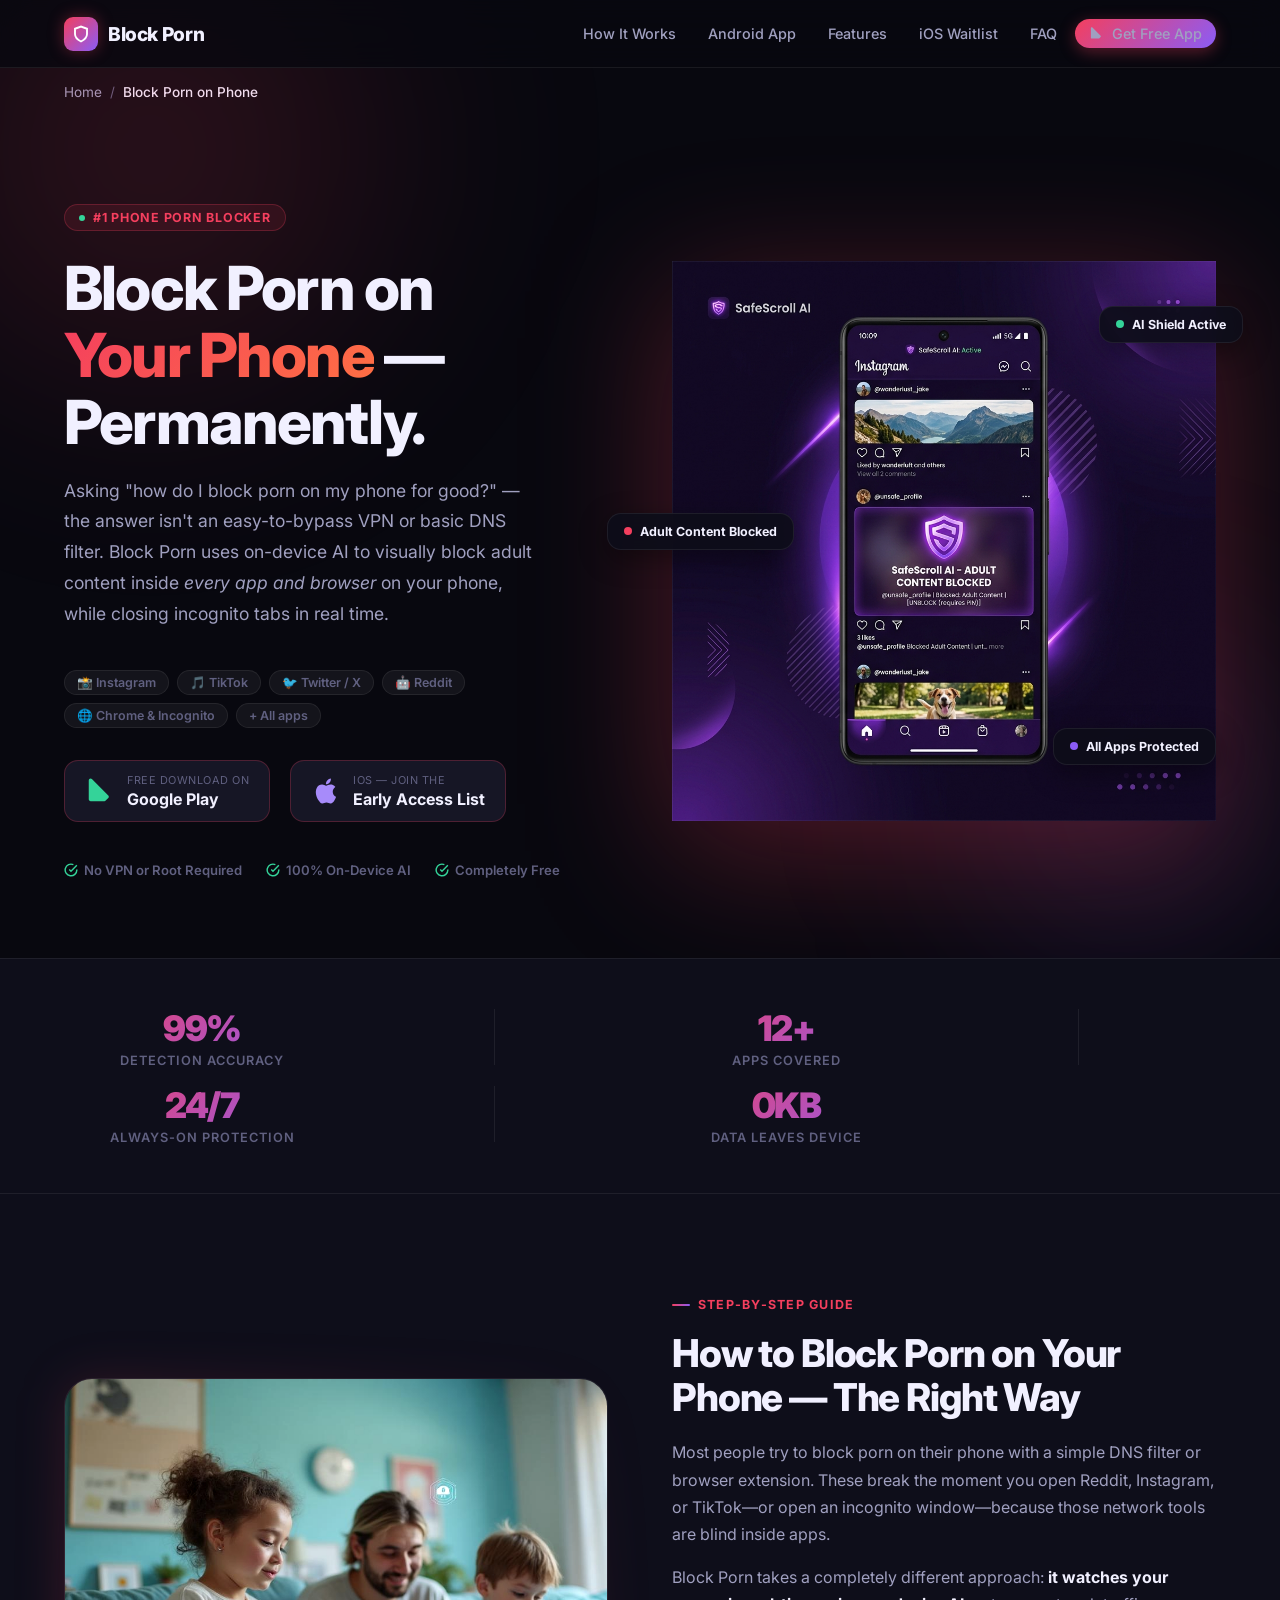
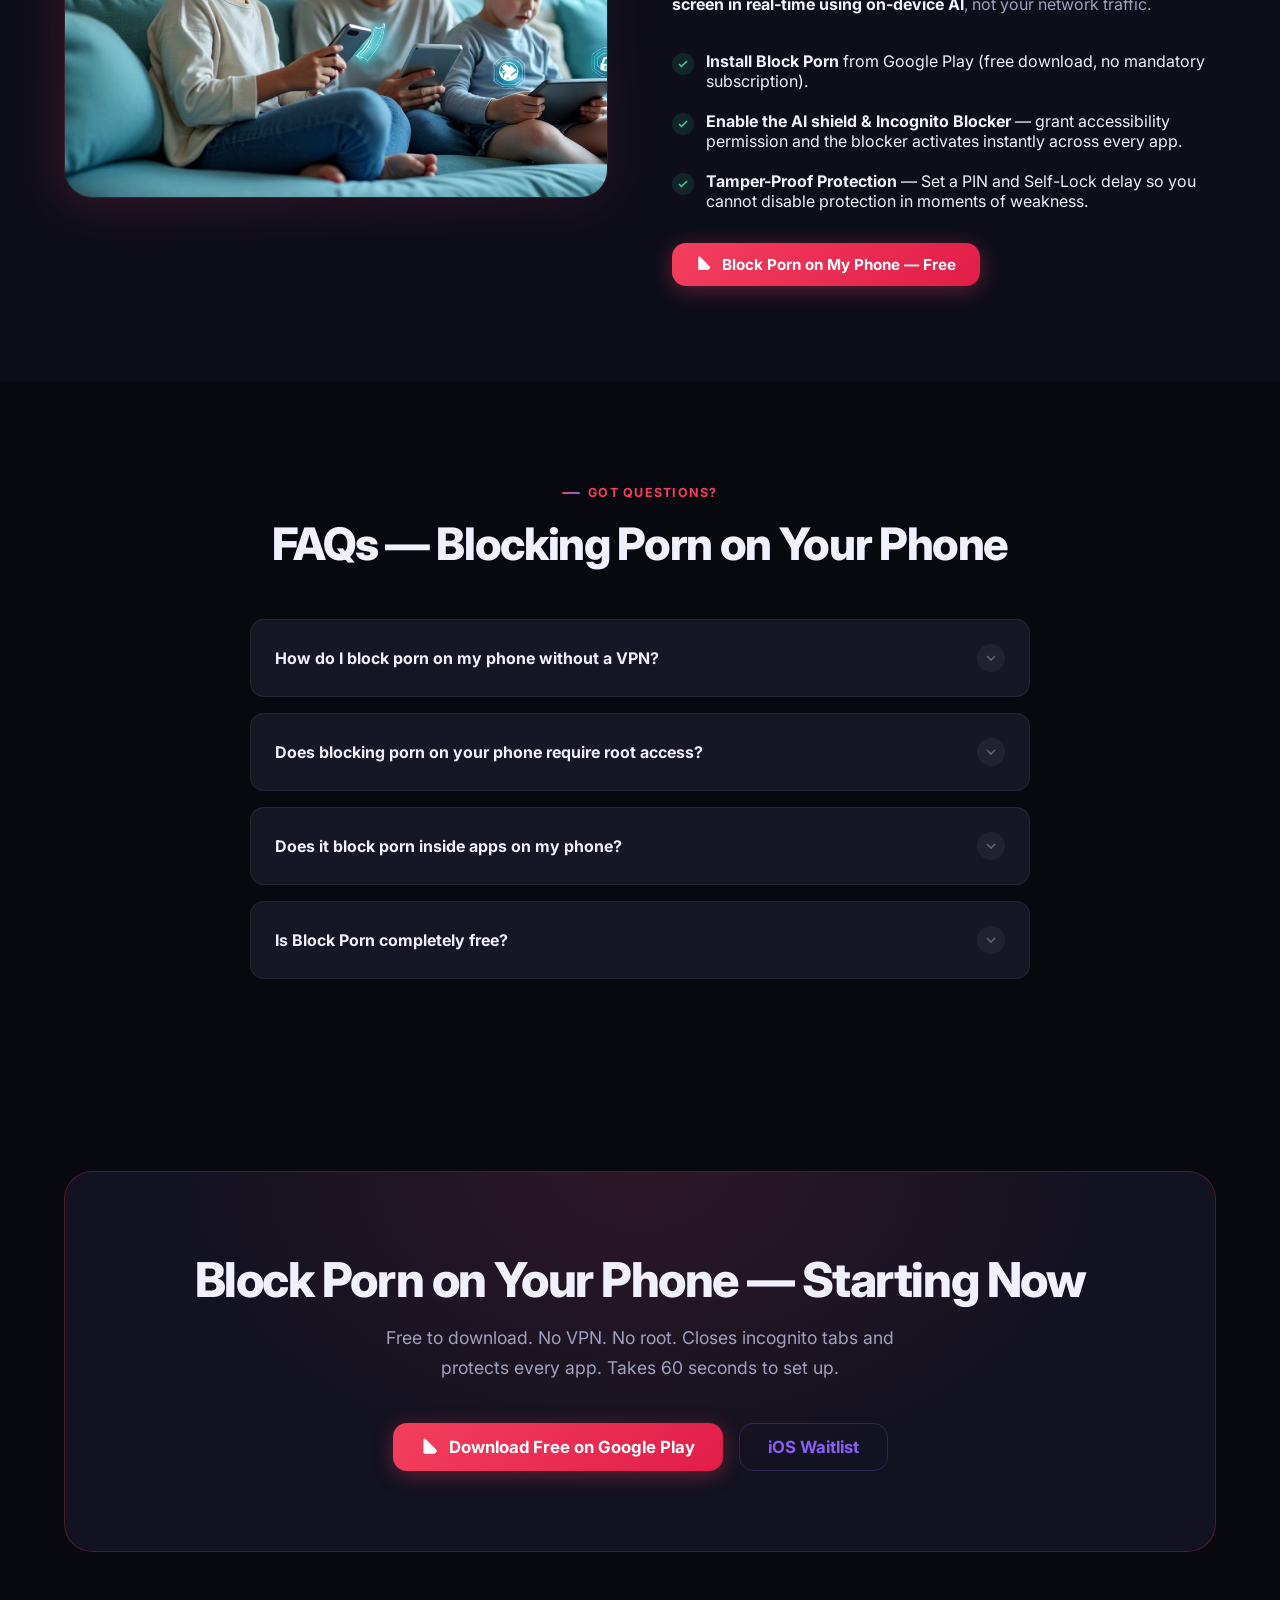
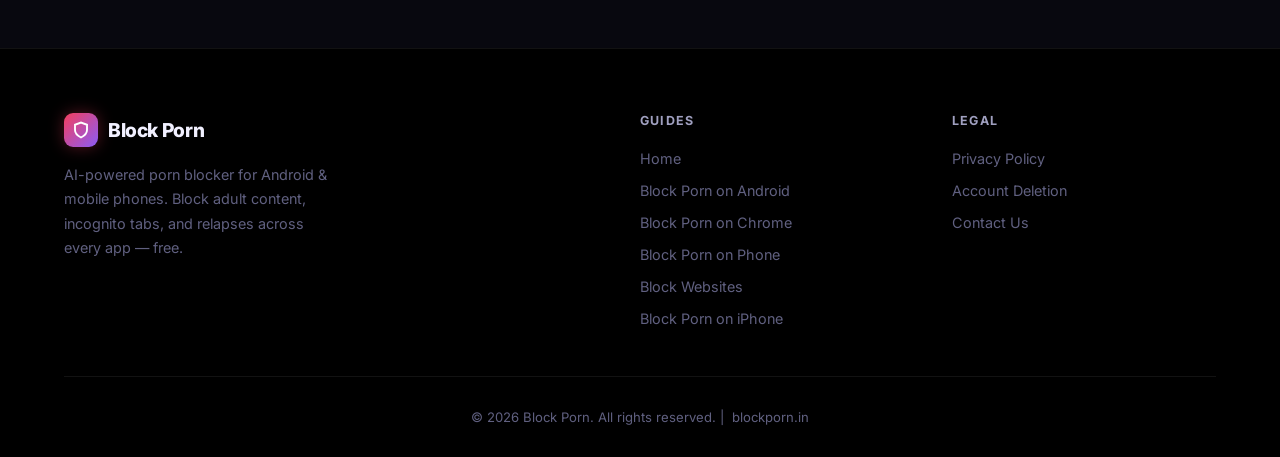
<file: block-porn-on-phone/index.html>
<!DOCTYPE html>
<html lang="en">
<head>
    <meta charset="UTF-8">
    <meta name="viewport" content="width=device-width, initial-scale=1.0">

    <title>How to Block Porn on Your Phone Permanently (Free) | Block Porn</title>
    <meta name="description" content="Learn how to block porn on your phone permanently. Block Porn uses on-device AI to block adult sites, incognito tabs, and explicit content inside all apps. Free for Android.">
    <meta name="keywords" content="how to block porn on phone, block porn on my phone, how do i block porn on my phone, block adult content phone, porn blocker app phone, incognito blocker, block porn android, nofap blocker, block porn">
    <meta name="author" content="Block Porn">
    <meta name="robots" content="index, follow, max-snippet:-1, max-image-preview:large, max-video-preview:-1">
    <meta name="theme-color" content="#08080f">

    <meta property="og:type" content="website">
    <meta property="og:url" content="https://blockporn.in/block-porn-on-phone/">
    <meta property="og:title" content="How to Block Porn on Your Phone Permanently (Free) | Block Porn">
    <meta property="og:description" content="Block Porn uses on-device AI to block adult content in every app on your phone. Incognito blocker, app lock, and tamper protection. Free on Google Play.">
    <meta property="og:image" content="https://blockporn.in/phone-mockup.png">
    <meta property="og:site_name" content="Block Porn">

    <meta property="twitter:card" content="summary_large_image">
    <meta property="twitter:url" content="https://blockporn.in/block-porn-on-phone/">
    <meta property="twitter:title" content="How to Block Porn on Your Phone Permanently (Free) | Block Porn">
    <meta property="twitter:description" content="Block Porn uses on-device AI to block adult content in every app on your phone. Incognito blocker, app lock, and tamper protection. Free on Google Play.">
    <meta property="twitter:image" content="https://blockporn.in/phone-mockup.png">

    <link rel="canonical" href="https://blockporn.in/block-porn-on-phone/">
    <link rel="alternate" hreflang="en" href="https://blockporn.in/block-porn-on-phone/">

    <link rel="preconnect" href="https://fonts.googleapis.com">
    <link rel="preconnect" href="https://fonts.gstatic.com" crossorigin>
    <link href="https://fonts.googleapis.com/css2?family=Inter:wght@400;500;600;700;800;900&display=swap" rel="stylesheet">

    <link rel="stylesheet" href="../styles.css">
    <link rel="icon" type="image/png" href="../favicon.png">
    <link rel="apple-touch-icon" href="../favicon.png">

    <script type="application/ld+json">
    {
      "@context": "https://schema.org",
      "@graph": [
        {
          "@type": "BreadcrumbList",
          "itemListElement": [
            {
              "@type": "ListItem",
              "position": 1,
              "name": "Home",
              "item": "https://blockporn.in/"
            },
            {
              "@type": "ListItem",
              "position": 2,
              "name": "Block Porn on Phone",
              "item": "https://blockporn.in/block-porn-on-phone/"
            }
          ]
        },
        {
          "@type": "MobileApplication",
          "name": "Block Porn - Phone Porn Blocker",
          "alternateName": ["Block Porn", "block porn", "Block Porn Phone", "Block Porn App", "BlockPorn", "blockporn"],
          "operatingSystem": "Android, iOS",
          "applicationCategory": "HealthApplication, SecurityApplication",
          "description": "Block Porn blocks porn on your phone permanently using on-device AI. Works inside every app including Reddit, Instagram, TikTok, Chrome, and closes incognito tabs. No VPN, no root required.",
          "url": "https://blockporn.in/block-porn-on-phone/",
          "downloadUrl": "https://play.google.com/store/apps/details?id=in.blockporn.blockporn",
          "installUrl": "https://play.google.com/store/apps/details?id=in.blockporn.blockporn",
          "offers": { "@type": "Offer", "price": "0", "priceCurrency": "USD" },
          "aggregateRating": { "@type": "AggregateRating", "ratingValue": "4.9", "ratingCount": "1420" }
        },
        {
          "@type": "FAQPage",
          "mainEntity": [
            {
              "@type": "Question",
              "name": "How do I block porn on my phone without a VPN?",
              "acceptedAnswer": { "@type": "Answer", "text": "Block Porn blocks porn on your phone without a VPN by using on-device AI to visually scan your screen in real time. It requires no network routing changes and operates completely privately." }
            },
            {
              "@type": "Question",
              "name": "Does blocking porn on your phone require root access?",
              "acceptedAnswer": { "@type": "Answer", "text": "No. Block Porn works on any standard Android phone running Android 8.0 or newer without root access. It uses Android's Accessibility Service to analyze on-screen content." }
            },
            {
              "@type": "Question",
              "name": "Does it block porn inside social media apps on my phone?",
              "acceptedAnswer": { "@type": "Answer", "text": "Yes. Because Block Porn operates at the screen level, it blocks NSFW images and videos inside Instagram, Reddit, Twitter (X), TikTok, and any other app on your phone." }
            },
            {
              "@type": "Question",
              "name": "Is Block Porn completely free on Android?",
              "acceptedAnswer": { "@type": "Answer", "text": "Yes. Block Porn is 100% free to download on Google Play with no mandatory subscription required." }
            }
          ]
        }
      ]
    }
    </script>
    <noscript><style>.fade-up { opacity: 1 !important; transform: translateY(0) !important; }</style></noscript>

<!-- Google tag (gtag.js) -->
<script async src="https://www.googletagmanager.com/gtag/js?id=G-2P95QXWE2S"></script>
<script>
  window.dataLayer = window.dataLayer || [];
  function gtag(){dataLayer.push(arguments);}
  gtag('js', new Date());

  gtag('config', 'G-2P95QXWE2S');
</script>
</head>
<body>

<nav class="navbar" id="navbar">
    <div class="container nav-inner">
        <a href="/" class="logo">
            <div class="logo-icon">
                <svg width="18" height="18" viewBox="0 0 24 24" fill="none" stroke="currentColor" stroke-width="2.5"><path d="M12 22s8-4 8-10V5l-8-3-8 3v7c0 6 8 10 8 10z"/></svg>
            </div>
            Block Porn
        </a>
        <nav class="nav-links" aria-label="Main Navigation">
            <a href="/#how-it-works">How It Works</a>
            <a href="/block-porn-on-android/">Android App</a>
            <a href="/#features">Features</a>
            <a href="/#ios-waitlist">iOS Waitlist</a>
            <a href="/#faq">FAQ</a>
            <a href="https://play.google.com/store/apps/details?id=in.blockporn.blockporn" target="_blank" rel="noopener" class="btn btn-nav">
                <svg width="15" height="15" viewBox="0 0 24 24" fill="currentColor"><path d="M3 20.5v-17c0-.83.67-1.5 1.5-1.5.38 0 .74.15 1.01.43l13.12 13.12c.57.57.57 1.5 0 2.07l-2.07 2.07c-.28.28-.64.43-1.01.43H4.5c-.83 0-1.5-.67-1.5-1.5z"/></svg>
                Get Free App
            </a>
        </nav>
    </div>
</nav>

<main>
<!-- HERO -->
<section class="hero" id="hero" aria-labelledby="hero-heading">
    <div class="hero-orb hero-orb-1"></div>
    <div class="hero-orb hero-orb-2"></div>
    <div class="container">
        <nav class="breadcrumb-nav" aria-label="Breadcrumb">
            <a href="/">Home</a>
            <span>/</span>
            <span class="current">Block Porn on Phone</span>
        </nav>

        <div class="hero-inner" style="margin-top: 1rem;">
            <div class="fade-up">
                <div class="hero-badge"><span class="dot"></span> #1 Phone Porn Blocker</div>
                <h1 id="hero-heading" class="hero-title">
                    Block Porn on<br><span class="text-gradient">Your Phone</span> — Permanently.
                </h1>
                <p class="hero-desc">
                    Asking "how do I block porn on my phone for good?" — the answer isn't an easy-to-bypass VPN or basic DNS filter. Block Porn uses on-device AI to visually block adult content inside <em>every app and browser</em> on your phone, while closing incognito tabs in real time.
                </p>
                <div class="platform-pills">
                    <span class="pill">📸 Instagram</span><span class="pill">🎵 TikTok</span>
                    <span class="pill">🐦 Twitter / X</span><span class="pill">🤖 Reddit</span>
                    <span class="pill">🌐 Chrome &amp; Incognito</span><span class="pill">+ All apps</span>
                </div>
                <div class="hero-cta-row">
                    <a href="https://play.google.com/store/apps/details?id=in.blockporn.blockporn" target="_blank" rel="noopener" id="hero-android-btn" class="store-badge">
                        <svg viewBox="0 0 24 24" fill="#34d399"><path d="M3 20.5v-17c0-.83.67-1.5 1.5-1.5.38 0 .74.15 1.01.43l13.12 13.12c.57.57.57 1.5 0 2.07l-2.07 2.07c-.28.28-.64.43-1.01.43H4.5c-.83 0-1.5-.67-1.5-1.5z"/></svg>
                        <span><span class="store-badge-sub">Free Download on</span><span class="store-badge-title">Google Play</span></span>
                    </a>
                    <a href="/#ios-waitlist" id="hero-ios-btn" class="store-badge">
                        <svg viewBox="0 0 24 24" fill="#a78bfa"><path d="M18.71 19.5c-.83 1.24-1.71 2.45-3.05 2.47-1.34.03-1.77-.79-3.29-.79-1.53 0-2 .77-3.27.82-1.31.05-2.3-1.32-3.14-2.53C4.25 17 2.94 12.45 4.7 9.39c.87-1.52 2.43-2.48 4.12-2.51 1.28-.02 2.5.87 3.29.87.78 0 2.26-1.07 3.8-.91.65.03 2.47.26 3.64 1.98-.09.06-2.17 1.28-2.15 3.81.03 3.02 2.65 4.03 2.68 4.04-.03.07-.42 1.44-1.38 2.83M13 3.5c.73-.83 1.94-1.46 2.94-1.5.13 1.17-.34 2.35-1.04 3.19-.69.85-1.83 1.51-2.95 1.42-.15-1.15.41-2.35 1.05-3.11z"/></svg>
                        <span><span class="store-badge-sub">iOS — Join the</span><span class="store-badge-title">Early Access List</span></span>
                    </a>
                </div>
                <div class="hero-trust">
                    <span class="trust-item"><svg width="14" height="14" viewBox="0 0 24 24" fill="none" stroke="currentColor" stroke-width="2.5"><path d="M22 11.08V12a10 10 0 1 1-5.93-9.14"/><polyline points="22 4 12 14.01 9 11.01"/></svg>No VPN or Root Required</span>
                    <span class="trust-item"><svg width="14" height="14" viewBox="0 0 24 24" fill="none" stroke="currentColor" stroke-width="2.5"><path d="M22 11.08V12a10 10 0 1 1-5.93-9.14"/><polyline points="22 4 12 14.01 9 11.01"/></svg>100% On-Device AI</span>
                    <span class="trust-item"><svg width="14" height="14" viewBox="0 0 24 24" fill="none" stroke="currentColor" stroke-width="2.5"><path d="M22 11.08V12a10 10 0 1 1-5.93-9.14"/><polyline points="22 4 12 14.01 9 11.01"/></svg>Completely Free</span>
                </div>
            </div>
            <div class="hero-phone-wrap fade-up delay-2">
                <div class="hero-phone-glow"></div>
                <img src="../phone-mockup.png" alt="Block Porn blocking adult content on a mobile phone" class="hero-phone-img" fetchpriority="high" width="300" height="560">
                <div class="float-badge float-badge-top"><span class="dot-green"></span> AI Shield Active</div>
                <div class="float-badge float-badge-mid"><span class="dot-red"></span> Adult Content Blocked</div>
                <div class="float-badge float-badge-bottom"><span class="dot-violet"></span> All Apps Protected</div>
            </div>
        </div>
    </div>
</section>

<!-- STATS -->
<div class="stats-strip" role="region" aria-label="Key statistics">
    <div class="container stats-grid">
        <div class="stat-item fade-up"><span class="stat-number">99%</span><span class="stat-label">Detection Accuracy</span></div>
        <div class="stat-divider"></div>
        <div class="stat-item fade-up delay-1"><span class="stat-number">12+</span><span class="stat-label">Apps Covered</span></div>
        <div class="stat-divider"></div>
        <div class="stat-item fade-up delay-2"><span class="stat-number">24/7</span><span class="stat-label">Always-On Protection</span></div>
        <div class="stat-divider"></div>
        <div class="stat-item fade-up delay-3"><span class="stat-number">0KB</span><span class="stat-label">Data Leaves Device</span></div>
    </div>
</div>

<!-- GUIDE -->
<section class="section section-alt" id="guide" aria-labelledby="guide-heading">
    <div class="container seo-grid">
        <div class="fade-up" style="position:relative;">
            <div style="position:absolute;inset:0;background:linear-gradient(45deg,rgba(244,63,94,0.25),transparent);border-radius:28px;filter:blur(24px);"></div>
            <img src="../hero-family.jpg" alt="Person free from porn addiction after blocking porn on phone" class="seo-img" loading="lazy" width="600" height="420">
        </div>
        <div class="fade-up delay-2">
            <p class="eyebrow">Step-by-Step Guide</p>
            <h2 id="guide-heading" style="font-size:clamp(1.6rem,3.5vw,2.4rem); margin-bottom:1.25rem;">How to Block Porn on Your Phone — The Right Way</h2>
            <p>Most people try to block porn on their phone with a simple DNS filter or browser extension. These break the moment you open Reddit, Instagram, or TikTok—or open an incognito window—because those network tools are blind inside apps.</p>
            <p style="margin-top:1rem;">Block Porn takes a completely different approach: <strong style="color:var(--text-primary);">it watches your screen in real-time using on-device AI</strong>, not your network traffic.</p>
            <ul class="seo-list">
                <li><span class="seo-check"><svg width="12" height="12" viewBox="0 0 24 24" fill="none" stroke="currentColor" stroke-width="3"><polyline points="20 6 9 17 4 12"/></svg></span>
                    <span><strong style="color:var(--text-primary);">Install Block Porn</strong> from Google Play (free download, no mandatory subscription).</span></li>
                <li><span class="seo-check"><svg width="12" height="12" viewBox="0 0 24 24" fill="none" stroke="currentColor" stroke-width="3"><polyline points="20 6 9 17 4 12"/></svg></span>
                    <span><strong style="color:var(--text-primary);">Enable the AI shield &amp; Incognito Blocker</strong> — grant accessibility permission and the blocker activates instantly across every app.</span></li>
                <li><span class="seo-check"><svg width="12" height="12" viewBox="0 0 24 24" fill="none" stroke="currentColor" stroke-width="3"><polyline points="20 6 9 17 4 12"/></svg></span>
                    <span><strong style="color:var(--text-primary);">Tamper-Proof Protection</strong> — Set a PIN and Self-Lock delay so you cannot disable protection in moments of weakness.</span></li>
            </ul>
            <div style="margin-top:2rem;">
                <a href="https://play.google.com/store/apps/details?id=in.blockporn.blockporn" target="_blank" rel="noopener" class="btn btn-red" id="guide-cta">
                    <svg width="18" height="18" viewBox="0 0 24 24" fill="currentColor"><path d="M3 20.5v-17c0-.83.67-1.5 1.5-1.5.38 0 .74.15 1.01.43l13.12 13.12c.57.57.57 1.5 0 2.07l-2.07 2.07c-.28.28-.64.43-1.01.43H4.5c-.83 0-1.5-.67-1.5-1.5z"/></svg>
                    Block Porn on My Phone — Free
                </a>
            </div>
        </div>
    </div>
</section>

<!-- FAQ -->
<section class="section" id="faq" aria-labelledby="faq-heading">
    <div class="container" style="text-align:center;">
        <div class="fade-up">
            <p class="eyebrow">Got Questions?</p>
            <h2 id="faq-heading" style="font-size:clamp(1.8rem,4vw,2.8rem); margin-bottom:.5rem;">FAQs — Blocking Porn on Your Phone</h2>
        </div>
        <div class="faq-list fade-up delay-1">
            <div class="faq-item" role="button" tabindex="0" aria-expanded="false">
                <div class="faq-q">How do I block porn on my phone without a VPN? <span class="faq-arrow" aria-hidden="true"><svg width="16" height="16" viewBox="0 0 24 24" fill="none" stroke="currentColor" stroke-width="2.5"><polyline points="6 9 12 15 18 9"/></svg></span></div>
                <p class="faq-a">Block Porn blocks porn on your phone without a VPN by using on-device AI to visually scan your screen in real time. It requires no network routing changes and operates completely privately.</p>
            </div>
            <div class="faq-item" role="button" tabindex="0" aria-expanded="false">
                <div class="faq-q">Does blocking porn on your phone require root access? <span class="faq-arrow" aria-hidden="true"><svg width="16" height="16" viewBox="0 0 24 24" fill="none" stroke="currentColor" stroke-width="2.5"><polyline points="6 9 12 15 18 9"/></svg></span></div>
                <p class="faq-a">No. Block Porn works on any standard Android phone running Android 8.0 or newer without root access. It uses Android's Accessibility Service to analyze on-screen content.</p>
            </div>
            <div class="faq-item" role="button" tabindex="0" aria-expanded="false">
                <div class="faq-q">Does it block porn inside apps on my phone? <span class="faq-arrow" aria-hidden="true"><svg width="16" height="16" viewBox="0 0 24 24" fill="none" stroke="currentColor" stroke-width="2.5"><polyline points="6 9 12 15 18 9"/></svg></span></div>
                <p class="faq-a">Yes. Because Block Porn operates at the screen level, it blocks NSFW content inside Instagram, Reddit, Twitter (X), TikTok, and any other app on your phone.</p>
            </div>
            <div class="faq-item" role="button" tabindex="0" aria-expanded="false">
                <div class="faq-q">Is Block Porn completely free? <span class="faq-arrow" aria-hidden="true"><svg width="16" height="16" viewBox="0 0 24 24" fill="none" stroke="currentColor" stroke-width="2.5"><polyline points="6 9 12 15 18 9"/></svg></span></div>
                <p class="faq-a">Yes. Block Porn is free to download on Android with no subscription required to start protecting your phone.</p>
            </div>
        </div>
    </div>
</section>

<!-- CTA -->
<section class="section" aria-labelledby="cta-heading">
    <div class="container fade-up">
        <div class="cta-box">
            <h2 id="cta-heading">Block Porn on Your Phone — Starting Now</h2>
            <p>Free to download. No VPN. No root. Closes incognito tabs and protects every app. Takes 60 seconds to set up.</p>
            <div class="cta-buttons">
                <a href="https://play.google.com/store/apps/details?id=in.blockporn.blockporn" target="_blank" rel="noopener" class="btn btn-red" style="padding:14px 28px; font-size:1.05rem;">
                    <svg width="20" height="20" viewBox="0 0 24 24" fill="currentColor"><path d="M3 20.5v-17c0-.83.67-1.5 1.5-1.5.38 0 .74.15 1.01.43l13.12 13.12c.57.57.57 1.5 0 2.07l-2.07 2.07c-.28.28-.64.43-1.01.43H4.5c-.83 0-1.5-.67-1.5-1.5z"/></svg>
                    Download Free on Google Play
                </a>
                <a href="/#ios-waitlist" class="btn btn-outline" style="padding:13px 28px; font-size:1.05rem;">iOS Waitlist</a>
            </div>
        </div>
    </div>
</section>
</main>

<footer>
    <div class="container">
        <div class="footer-grid">
            <div class="footer-about">
                <a href="/" class="logo"><div class="logo-icon"><svg width="18" height="18" viewBox="0 0 24 24" fill="none" stroke="currentColor" stroke-width="2.5"><path d="M12 22s8-4 8-10V5l-8-3-8 3v7c0 6 8 10 8 10z"/></svg></div>Block Porn</a>
                <p>AI-powered porn blocker for Android &amp; mobile phones. Block adult content, incognito tabs, and relapses across every app — free.</p>
            </div>
            <div class="footer-col"><h5>Guides</h5><ul>
                <li><a href="/">Home</a></li>
                <li><a href="/block-porn-on-android/">Block Porn on Android</a></li>
                <li><a href="/block-porn-on-chrome/">Block Porn on Chrome</a></li>
                <li><a href="/block-porn-on-phone/">Block Porn on Phone</a></li>
                <li><a href="/block-websites/">Block Websites</a></li>
                <li><a href="/block-porn-on-iphone/">Block Porn on iPhone</a></li>
            </ul></div>
            <div class="footer-col"><h5>Legal</h5><ul>
                <li><a href="/privacy/">Privacy Policy</a></li>
                <li><a href="/account-deletion.html">Account Deletion</a></li>
                <li><a href="mailto:nandykongu@gmail.com">Contact Us</a></li>
            </ul></div>
        </div>
        <div class="footer-bottom">&copy; 2026 Block Porn. All rights reserved. | <a href="https://blockporn.in" style="color:var(--text-muted); margin-left:4px;">blockporn.in</a></div>
    </div>
</footer>

<div class="mobile-cta-bar" id="mobileCta" aria-label="Download buttons">
    <a href="https://play.google.com/store/apps/details?id=in.blockporn.blockporn" target="_blank" rel="noopener" class="mobile-btn-android" id="mobile-android-btn">
        <svg width="16" height="16" viewBox="0 0 24 24" fill="currentColor"><path d="M3 20.5v-17c0-.83.67-1.5 1.5-1.5.38 0 .74.15 1.01.43l13.12 13.12c.57.57.57 1.5 0 2.07l-2.07 2.07c-.28.28-.64.43-1.01.43H4.5c-.83 0-1.5-.67-1.5-1.5z"/></svg> Google Play
    </a>
    <a href="/#ios-waitlist" class="mobile-btn-ios" id="mobile-ios-btn">
        <svg width="16" height="16" viewBox="0 0 24 24" fill="currentColor"><path d="M18.71 19.5c-.83 1.24-1.71 2.45-3.05 2.47-1.34.03-1.77-.79-3.29-.79-1.53 0-2 .77-3.27.82-1.31.05-2.3-1.32-3.14-2.53C4.25 17 2.94 12.45 4.7 9.39c.87-1.52 2.43-2.48 4.12-2.51 1.28-.02 2.5.87 3.29.87.78 0 2.26-1.07 3.8-.91.65.03 2.47.26 3.64 1.98-.09.06-2.17 1.28-2.15 3.81.03 3.02 2.65 4.03 2.68 4.04-.03.07-.42 1.44-1.38 2.83M13 3.5c.73-.83 1.94-1.46 2.94-1.5.13 1.17-.34 2.35-1.04 3.19-.69.85-1.83 1.51-2.95 1.42-.15-1.15.41-2.35 1.05-3.11z"/></svg> iOS Waitlist
    </a>
</div>

<script src="../script.js"></script>
</body>
</html>
</file>
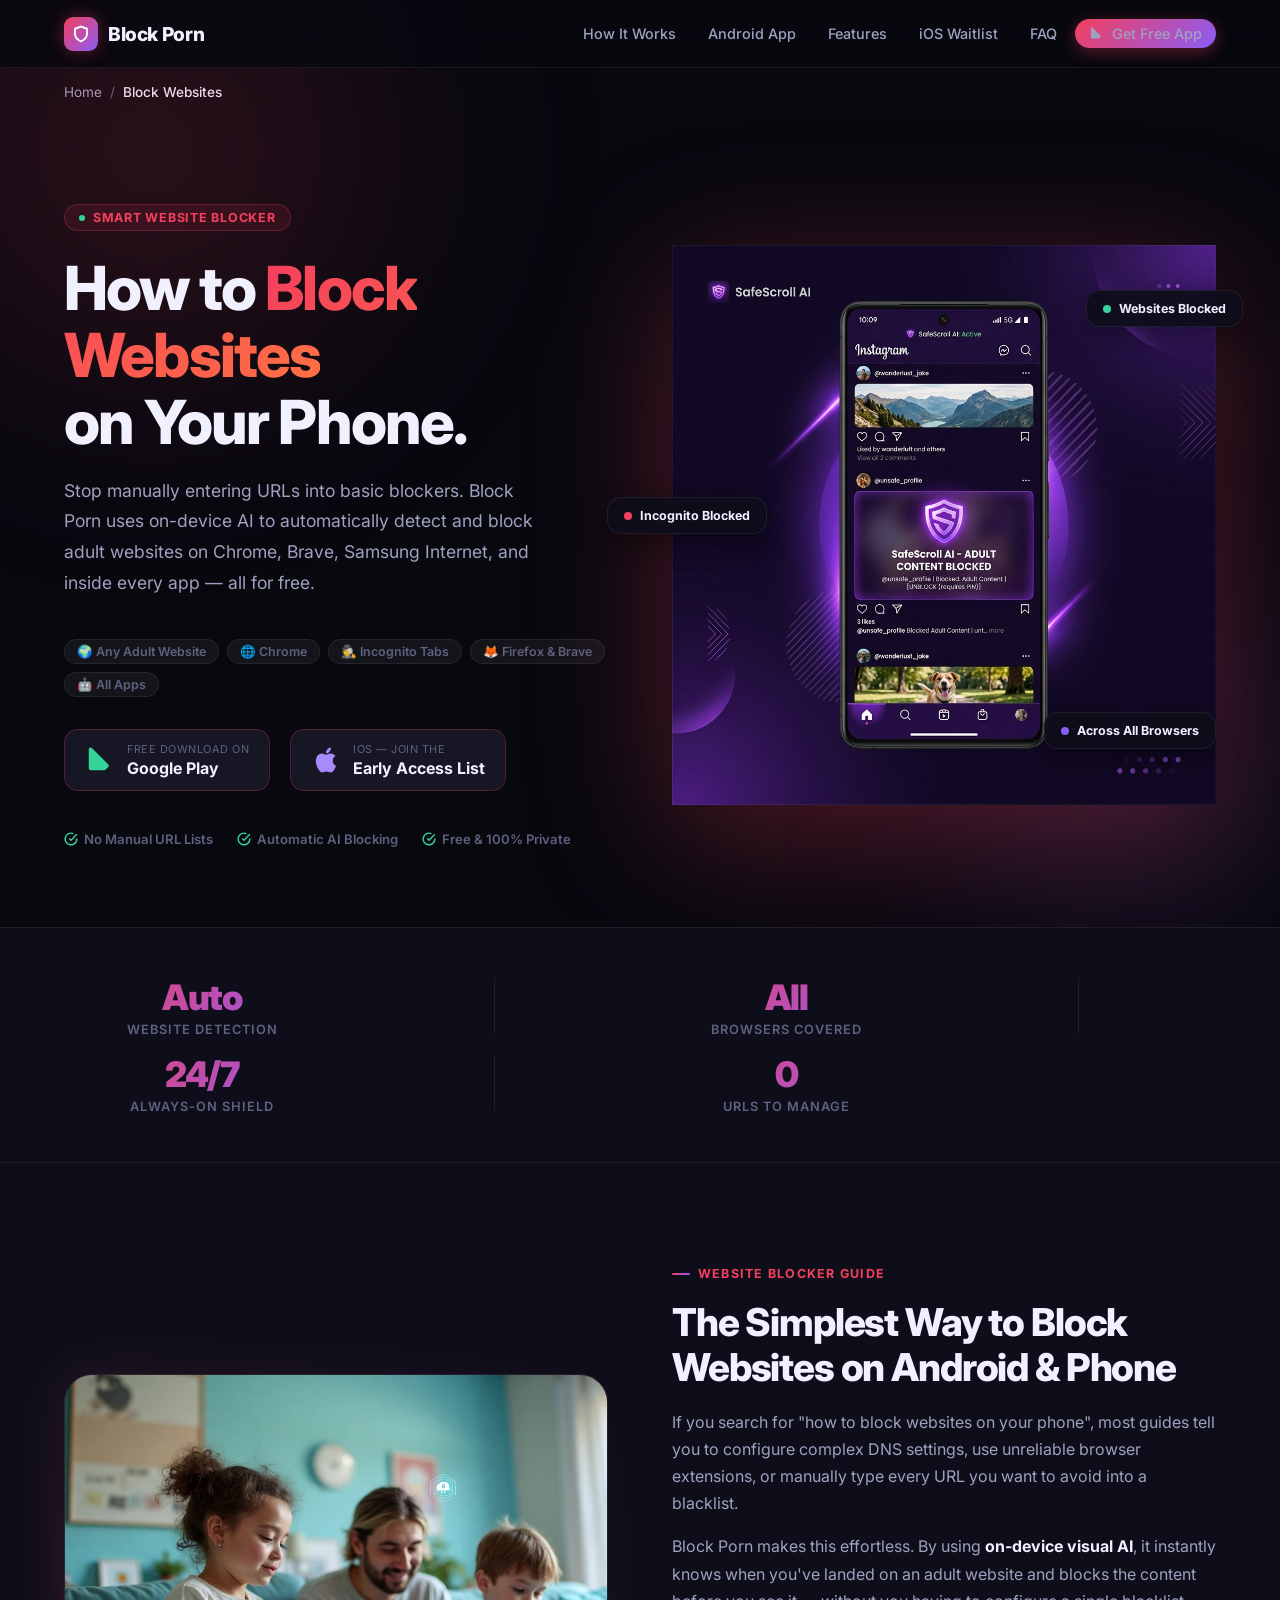
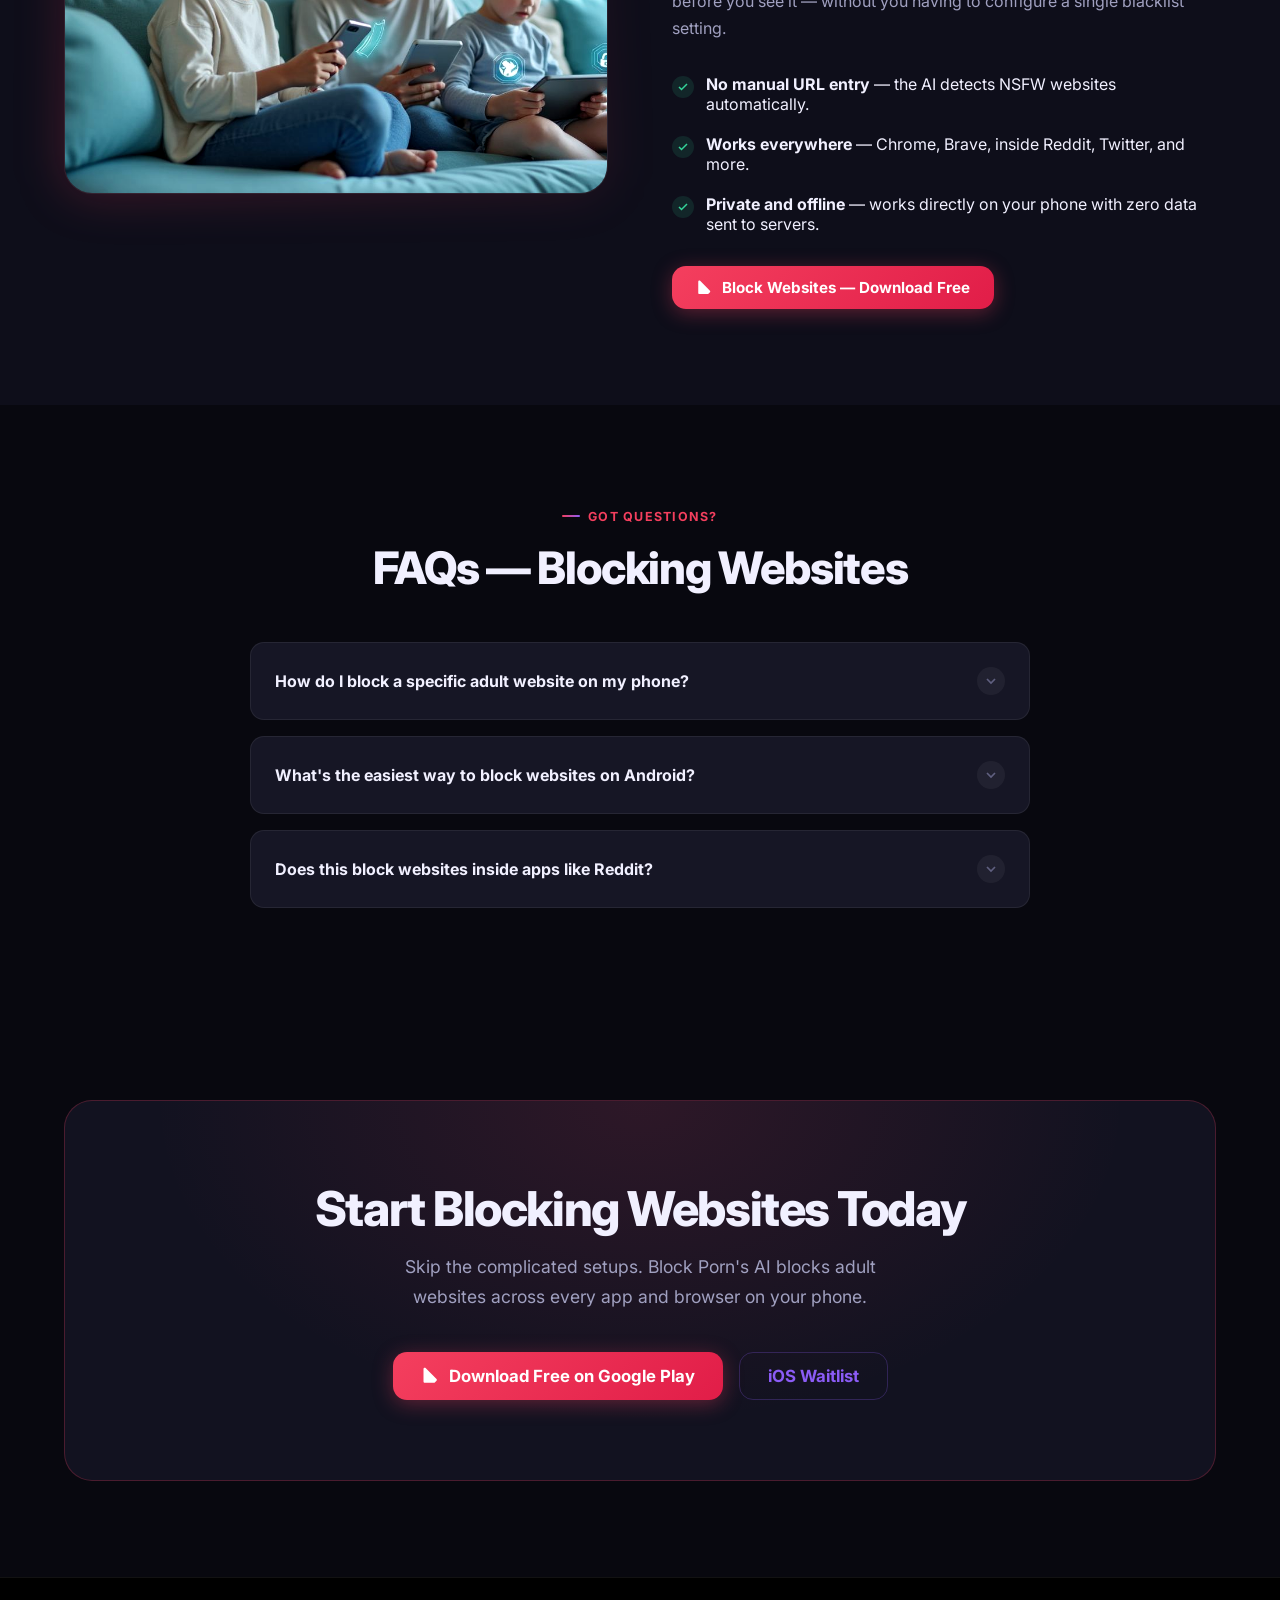
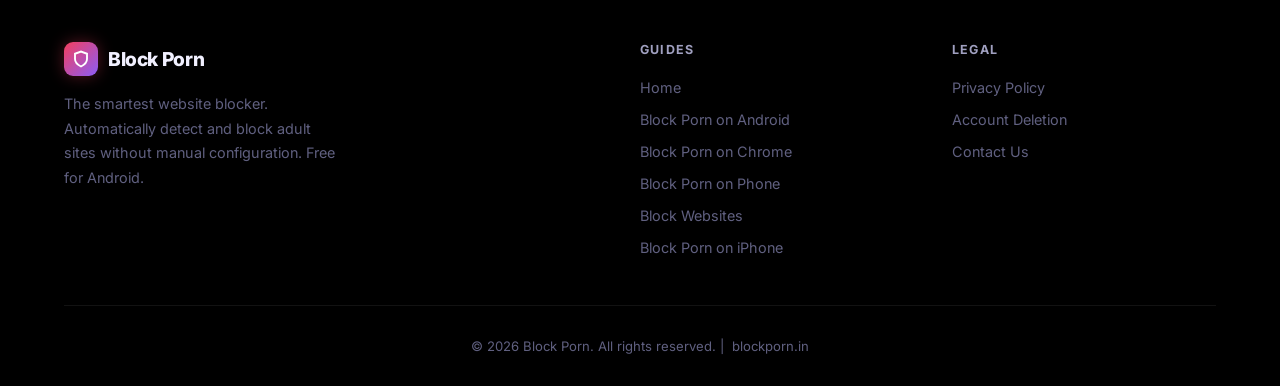
<file: block-websites/index.html>
<!DOCTYPE html>
<html lang="en">

<head>
    <meta charset="UTF-8">
    <meta name="viewport" content="width=device-width, initial-scale=1.0">

    <title>How to Block Adult Websites on Phone &amp; Android | Block Porn</title>
    <meta name="title" content="How to Block Adult Websites on Phone &amp; Android | Block Porn">
    <meta name="description"
        content="Looking for how to block adult websites on your phone? Block Porn uses on-device AI to automatically block adult sites and incognito tabs across all browsers. Free.">
    <meta name="keywords"
        content="how to block websites, block site, how to block websites on phone, block websites on android, block adult websites, free website blocker, adult website blocker android, block porn">
    <meta name="author" content="Block Porn">
    <meta name="robots" content="index, follow, max-snippet:-1, max-image-preview:large, max-video-preview:-1">
    <meta name="theme-color" content="#08080f">

    <meta property="og:type" content="website">
    <meta property="og:url" content="https://blockporn.in/block-websites/">
    <meta property="og:title" content="How to Block Adult Websites on Phone &amp; Android | Block Porn">
    <meta property="og:description"
        content="Looking for how to block adult websites on your phone? Block Porn uses on-device AI to visually block adult websites in any browser or app. Free on Google Play.">
    <meta property="og:image" content="https://blockporn.in/phone-mockup.png">
    <meta property="og:site_name" content="Block Porn">

    <meta property="twitter:card" content="summary_large_image">
    <meta property="twitter:url" content="https://blockporn.in/block-websites/">
    <meta property="twitter:title" content="How to Block Adult Websites on Phone &amp; Android | Block Porn">
    <meta property="twitter:description"
        content="Looking for how to block adult websites on your phone? Block Porn uses on-device AI to visually block adult websites in any browser or app. Free on Google Play.">
    <meta property="twitter:image" content="https://blockporn.in/phone-mockup.png">

    <link rel="canonical" href="https://blockporn.in/block-websites/">
    <link rel="alternate" hreflang="en" href="https://blockporn.in/block-websites/">

    <link rel="preconnect" href="https://fonts.googleapis.com">
    <link rel="preconnect" href="https://fonts.gstatic.com" crossorigin>
    <link href="https://fonts.googleapis.com/css2?family=Inter:wght@400;500;600;700;800;900&display=swap"
        rel="stylesheet">

    <link rel="stylesheet" href="../styles.css">
    <link rel="icon" type="image/png" href="../favicon.png">
    <link rel="apple-touch-icon" href="../favicon.png">

    <script type="application/ld+json">
    {
      "@context": "https://schema.org",
      "@graph": [
        {
          "@type": "BreadcrumbList",
          "itemListElement": [
            {
              "@type": "ListItem",
              "position": 1,
              "name": "Home",
              "item": "https://blockporn.in/"
            },
            {
              "@type": "ListItem",
              "position": 2,
              "name": "Block Websites",
              "item": "https://blockporn.in/block-websites/"
            }
          ]
        },
        {
          "@type": "MobileApplication",
          "name": "Block Porn - Website Blocker",
          "alternateName": ["Block Porn", "block porn", "Block Porn Websites", "Block Porn App", "BlockPorn", "blockporn"],
          "operatingSystem": "Android, iOS",
          "applicationCategory": "SecurityApplication",
          "description": "Block Porn is an on-device AI website blocker for your phone that goes beyond basic URL blacklists. It visually scans and blocks adult websites in real-time across Chrome, Brave, and social media apps without needing a VPN.",
          "url": "https://blockporn.in/block-websites/",
          "downloadUrl": "https://play.google.com/store/apps/details?id=in.blockporn.blockporn",
          "installUrl": "https://play.google.com/store/apps/details?id=in.blockporn.blockporn",
          "offers": { "@type": "Offer", "price": "0", "priceCurrency": "USD" },
          "aggregateRating": { "@type": "AggregateRating", "ratingValue": "4.9", "ratingCount": "1420" }
        },
        {
          "@type": "FAQPage",
          "mainEntity": [
            {
              "@type": "Question",
              "name": "How do I block adult websites on my phone automatically?",
              "acceptedAnswer": { "@type": "Answer", "text": "Instead of manually blacklisting individual websites, Block Porn automatically blocks all adult and NSFW websites visually using on-device AI. You don't need to configure long lists of domains." }
            },
            {
              "@type": "Question",
              "name": "What's the easiest way to block websites on Android?",
              "acceptedAnswer": { "@type": "Answer", "text": "The easiest way is to use a screen-level AI blocker like Block Porn. It takes 60 seconds to activate and works across all browsers (Chrome, Brave, Samsung Internet) without needing complex network setups like DNS." }
            },
            {
              "@type": "Question",
              "name": "Does this block websites inside apps like Reddit?",
              "acceptedAnswer": { "@type": "Answer", "text": "Yes! Unlike traditional website blockers, Block Porn watches your screen, meaning it blocks inappropriate content even if it's loaded inside an app like Reddit, Twitter, or Instagram." }
            }
          ]
        }
      ]
    }
    </script>
    <noscript>
        <style>
            .fade-up {
                opacity: 1 !important;
                transform: translateY(0) !important;
            }
        </style>
    </noscript>

    <!-- Google tag (gtag.js) -->
    <script async src="https://www.googletagmanager.com/gtag/js?id=G-2P95QXWE2S"></script>
    <script>
        window.dataLayer = window.dataLayer || [];
        function gtag() { dataLayer.push(arguments); }
        gtag('js', new Date());

        gtag('config', 'G-2P95QXWE2S');
    </script>
</head>

<body>

    <nav class="navbar" id="navbar">
        <div class="container nav-inner">
            <a href="/" class="logo">
                <div class="logo-icon"><svg width="18" height="18" viewBox="0 0 24 24" fill="none" stroke="currentColor"
                        stroke-width="2.5">
                        <path d="M12 22s8-4 8-10V5l-8-3-8 3v7c0 6 8 10 8 10z" />
                    </svg></div>
                Block Porn
            </a>
            <nav class="nav-links" aria-label="Main Navigation">
                <a href="/#how-it-works">How It Works</a>
                <a href="/block-porn-on-android/">Android App</a>
                <a href="/#features">Features</a>
                <a href="/#ios-waitlist">iOS Waitlist</a>
                <a href="/#faq">FAQ</a>
                <a href="https://play.google.com/store/apps/details?id=in.blockporn.blockporn"
                    target="_blank" rel="noopener" class="btn btn-nav">
                    <svg width="15" height="15" viewBox="0 0 24 24" fill="currentColor"><path d="M3 20.5v-17c0-.83.67-1.5 1.5-1.5.38 0 .74.15 1.01.43l13.12 13.12c.57.57.57 1.5 0 2.07l-2.07 2.07c-.28.28-.64.43-1.01.43H4.5c-.83 0-1.5-.67-1.5-1.5z"/></svg>
                    Get Free App
                </a>
            </nav>
        </div>
    </nav>

    <main>
        <section class="hero" id="hero" aria-labelledby="hero-heading">
            <div class="hero-orb hero-orb-1"></div>
            <div class="hero-orb hero-orb-2"></div>
            <div class="container">
                <nav class="breadcrumb-nav" aria-label="Breadcrumb">
                    <a href="/">Home</a>
                    <span>/</span>
                    <span class="current">Block Websites</span>
                </nav>

                <div class="hero-inner" style="margin-top: 1rem;">
                    <div class="fade-up">
                        <div class="hero-badge"><span class="dot"></span> Smart Website Blocker</div>
                        <h1 id="hero-heading" class="hero-title">
                            How to <span class="text-gradient">Block Websites</span><br>
                            on Your Phone.
                        </h1>
                        <p class="hero-desc">
                            Stop manually entering URLs into basic blockers. Block Porn uses on-device AI to automatically
                            detect and block adult websites on Chrome, Brave, Samsung Internet, and inside every app — all for free.
                        </p>
                        <div class="platform-pills">
                            <span class="pill">🌍 Any Adult Website</span><span class="pill">🌐 Chrome</span>
                            <span class="pill">🕵️ Incognito Tabs</span><span class="pill">🦊 Firefox &amp; Brave</span>
                            <span class="pill">🤖 All Apps</span>
                        </div>
                        <div class="hero-cta-row">
                            <a href="https://play.google.com/store/apps/details?id=in.blockporn.blockporn"
                                target="_blank" rel="noopener" id="hero-android-btn" class="store-badge">
                                <svg viewBox="0 0 24 24" fill="#34d399">
                                    <path
                                        d="M3 20.5v-17c0-.83.67-1.5 1.5-1.5.38 0 .74.15 1.01.43l13.12 13.12c.57.57.57 1.5 0 2.07l-2.07 2.07c-.28.28-.64.43-1.01.43H4.5c-.83 0-1.5-.67-1.5-1.5z" />
                                </svg>
                                <span><span class="store-badge-sub">Free Download on</span><span
                                        class="store-badge-title">Google Play</span></span>
                            </a>
                            <a href="/#ios-waitlist" id="hero-ios-btn" class="store-badge">
                                <svg viewBox="0 0 24 24" fill="#a78bfa">
                                    <path
                                        d="M18.71 19.5c-.83 1.24-1.71 2.45-3.05 2.47-1.34.03-1.77-.79-3.29-.79-1.53 0-2 .77-3.27.82-1.31.05-2.3-1.32-3.14-2.53C4.25 17 2.94 12.45 4.7 9.39c.87-1.52 2.43-2.48 4.12-2.51 1.28-.02 2.5.87 3.29.87.78 0 2.26-1.07 3.8-.91.65.03 2.47.26 3.64 1.98-.09.06-2.17 1.28-2.15 3.81.03 3.02 2.65 4.03 2.68 4.04-.03.07-.42 1.44-1.38 2.83M13 3.5c.73-.83 1.94-1.46 2.94-1.5.13 1.17-.34 2.35-1.04 3.19-.69.85-1.83 1.51-2.95 1.42-.15-1.15.41-2.35 1.05-3.11z" />
                                </svg>
                                <span><span class="store-badge-sub">iOS — Join the</span><span
                                        class="store-badge-title">Early Access List</span></span>
                            </a>
                        </div>
                        <div class="hero-trust">
                            <span class="trust-item"><svg width="14" height="14" viewBox="0 0 24 24" fill="none"
                                    stroke="currentColor" stroke-width="2.5">
                                    <path d="M22 11.08V12a10 10 0 1 1-5.93-9.14" />
                                    <polyline points="22 4 12 14.01 9 11.01" />
                                </svg>No Manual URL Lists</span>
                            <span class="trust-item"><svg width="14" height="14" viewBox="0 0 24 24" fill="none"
                                    stroke="currentColor" stroke-width="2.5">
                                    <path d="M22 11.08V12a10 10 0 1 1-5.93-9.14" />
                                    <polyline points="22 4 12 14.01 9 11.01" />
                                </svg>Automatic AI Blocking</span>
                            <span class="trust-item"><svg width="14" height="14" viewBox="0 0 24 24" fill="none"
                                    stroke="currentColor" stroke-width="2.5">
                                    <path d="M22 11.08V12a10 10 0 1 1-5.93-9.14" />
                                    <polyline points="22 4 12 14.01 9 11.01" />
                                </svg>Free &amp; 100% Private</span>
                        </div>
                    </div>
                    <div class="hero-phone-wrap fade-up delay-2">
                        <div class="hero-phone-glow"></div>
                        <img src="../phone-mockup.png" alt="Block Porn blocking websites on mobile" class="hero-phone-img"
                            fetchpriority="high" width="300" height="560">
                        <div class="float-badge float-badge-top"><span class="dot-green"></span> Websites Blocked</div>
                        <div class="float-badge float-badge-mid"><span class="dot-red"></span> Incognito Blocked</div>
                        <div class="float-badge float-badge-bottom"><span class="dot-violet"></span> Across All Browsers
                        </div>
                    </div>
                </div>
            </div>
        </section>

        <div class="stats-strip" role="region" aria-label="Key statistics">
            <div class="container stats-grid">
                <div class="stat-item fade-up"><span class="stat-number">Auto</span><span class="stat-label">Website
                        Detection</span></div>
                <div class="stat-divider"></div>
                <div class="stat-item fade-up delay-1"><span class="stat-number">All</span><span
                        class="stat-label">Browsers Covered</span></div>
                <div class="stat-divider"></div>
                <div class="stat-item fade-up delay-2"><span class="stat-number">24/7</span><span
                        class="stat-label">Always-On Shield</span></div>
                <div class="stat-divider"></div>
                <div class="stat-item fade-up delay-3"><span class="stat-number">0</span><span class="stat-label">URLs
                        to Manage</span></div>
            </div>
        </div>

        <section class="section section-alt" id="guide" aria-labelledby="guide-heading">
            <div class="container seo-grid">
                <div class="fade-up" style="position:relative;">
                    <div
                        style="position:absolute;inset:0;background:linear-gradient(45deg,rgba(244,63,94,0.25),transparent);border-radius:28px;filter:blur(24px);">
                    </div>
                    <img src="../hero-family.jpg" alt="Person blocking websites with Block Porn" class="seo-img"
                        loading="lazy" width="600" height="420">
                </div>
                <div class="fade-up delay-2">
                    <p class="eyebrow">Website Blocker Guide</p>
                    <h2 id="guide-heading" style="font-size:clamp(1.6rem,3.5vw,2.4rem); margin-bottom:1.25rem;">The
                        Simplest Way to Block Websites on Android &amp; Phone</h2>
                    <p>If you search for "how to block websites on your phone", most guides tell you to configure
                        complex DNS settings, use unreliable browser extensions, or manually type every URL you want to
                        avoid into a blacklist.</p>
                    <p style="margin-top:1rem;">Block Porn makes this effortless. By using <strong
                            style="color:var(--text-primary);">on-device visual AI</strong>, it instantly knows when
                        you've landed on an adult website and blocks the content before you see it — without you having
                        to configure a single blacklist setting.</p>
                    <ul class="seo-list">
                        <li><span class="seo-check"><svg width="12" height="12" viewBox="0 0 24 24" fill="none"
                                    stroke="currentColor" stroke-width="3">
                                    <polyline points="20 6 9 17 4 12" />
                                </svg></span>
                            <span><strong style="color:var(--text-primary);">No manual URL entry</strong> — the AI
                                detects NSFW websites automatically.</span>
                        </li>
                        <li><span class="seo-check"><svg width="12" height="12" viewBox="0 0 24 24" fill="none"
                                    stroke="currentColor" stroke-width="3">
                                    <polyline points="20 6 9 17 4 12" />
                                </svg></span>
                            <span><strong style="color:var(--text-primary);">Works everywhere</strong> — Chrome, Brave,
                                inside Reddit, Twitter, and more.</span>
                        </li>
                        <li><span class="seo-check"><svg width="12" height="12" viewBox="0 0 24 24" fill="none"
                                    stroke="currentColor" stroke-width="3">
                                    <polyline points="20 6 9 17 4 12" />
                                </svg></span>
                            <span><strong style="color:var(--text-primary);">Private and offline</strong> — works
                            directly on your phone with zero data sent to servers.</span>
                        </li>
                    </ul>
                    <div style="margin-top:2rem;">
                        <a href="https://play.google.com/store/apps/details?id=in.blockporn.blockporn"
                            target="_blank" rel="noopener" class="btn btn-red" id="guide-cta">
                            <svg width="18" height="18" viewBox="0 0 24 24" fill="currentColor"><path d="M3 20.5v-17c0-.83.67-1.5 1.5-1.5.38 0 .74.15 1.01.43l13.12 13.12c.57.57.57 1.5 0 2.07l-2.07 2.07c-.28.28-.64.43-1.01.43H4.5c-.83 0-1.5-.67-1.5-1.5z"/></svg>
                            Block Websites — Download Free
                        </a>
                    </div>
                </div>
            </div>
        </section>

        <section class="section" id="faq" aria-labelledby="faq-heading">
            <div class="container" style="text-align:center;">
                <div class="fade-up">
                    <p class="eyebrow">Got Questions?</p>
                    <h2 id="faq-heading" style="font-size:clamp(1.8rem,4vw,2.8rem); margin-bottom:.5rem;">FAQs —
                        Blocking Websites</h2>
                </div>
                <div class="faq-list fade-up delay-1">
                    <div class="faq-item" role="button" tabindex="0" aria-expanded="false">
                        <div class="faq-q">How do I block a specific adult website on my phone? <span class="faq-arrow"
                                aria-hidden="true"><svg width="16" height="16" viewBox="0 0 24 24" fill="none"
                                    stroke="currentColor" stroke-width="2.5">
                                    <polyline points="6 9 12 15 18 9" />
                                </svg></span></div>
                        <p class="faq-a">Instead of manually blacklisting individual websites, Block Porn automatically
                            blocks all adult and NSFW websites visually using AI. You don't need to configure long lists
                            of domains.</p>
                    </div>
                    <div class="faq-item" role="button" tabindex="0" aria-expanded="false">
                        <div class="faq-q">What's the easiest way to block websites on Android? <span
                                class="faq-arrow" aria-hidden="true"><svg width="16" height="16" viewBox="0 0 24 24"
                                    fill="none" stroke="currentColor" stroke-width="2.5">
                                    <polyline points="6 9 12 15 18 9" />
                                </svg></span></div>
                        <p class="faq-a">The easiest way is to use a screen-level AI blocker like Block Porn. It takes
                            60 seconds to activate and works across all browsers (Chrome, Brave, Samsung Internet) without needing
                            complex network setups like DNS.</p>
                    </div>
                    <div class="faq-item" role="button" tabindex="0" aria-expanded="false">
                        <div class="faq-q">Does this block websites inside apps like Reddit? <span class="faq-arrow"
                                aria-hidden="true"><svg width="16" height="16" viewBox="0 0 24 24" fill="none"
                                    stroke="currentColor" stroke-width="2.5">
                                    <polyline points="6 9 12 15 18 9" />
                                </svg></span></div>
                        <p class="faq-a">Yes! Unlike traditional website blockers, Block Porn watches your screen,
                            meaning it blocks inappropriate content even if it's loaded inside an app like Reddit,
                            Twitter, or Instagram.</p>
                    </div>
                </div>
            </div>
        </section>

        <section class="section" aria-labelledby="cta-heading">
            <div class="container fade-up">
                <div class="cta-box">
                    <h2 id="cta-heading">Start Blocking Websites Today</h2>
                    <p>Skip the complicated setups. Block Porn's AI blocks adult websites across every app and browser
                        on your phone.</p>
                    <div class="cta-buttons">
                        <a href="https://play.google.com/store/apps/details?id=in.blockporn.blockporn"
                            target="_blank" rel="noopener" class="btn btn-red"
                            style="padding:14px 28px; font-size:1.05rem;">
                            <svg width="20" height="20" viewBox="0 0 24 24" fill="currentColor"><path d="M3 20.5v-17c0-.83.67-1.5 1.5-1.5.38 0 .74.15 1.01.43l13.12 13.12c.57.57.57 1.5 0 2.07l-2.07 2.07c-.28.28-.64.43-1.01.43H4.5c-.83 0-1.5-.67-1.5-1.5z"/></svg>
                            Download Free on Google Play
                        </a>
                        <a href="/#ios-waitlist" class="btn btn-outline"
                            style="padding:13px 28px; font-size:1.05rem;">iOS Waitlist</a>
                    </div>
                </div>
            </div>
        </section>
    </main>

    <footer>
        <div class="container">
            <div class="footer-grid">
                <div class="footer-about">
                    <a href="/" class="logo">
                        <div class="logo-icon"><svg width="18" height="18" viewBox="0 0 24 24" fill="none"
                                stroke="currentColor" stroke-width="2.5">
                                <path d="M12 22s8-4 8-10V5l-8-3-8 3v7c0 6 8 10 8 10z" />
                            </svg></div>Block Porn
                    </a>
                    <p>The smartest website blocker. Automatically detect and block adult sites without manual
                        configuration. Free for Android.</p>
                </div>
                <div class="footer-col">
                    <h5>Guides</h5>
                    <ul>
                        <li><a href="/">Home</a></li>
                        <li><a href="/block-porn-on-android/">Block Porn on Android</a></li>
                        <li><a href="/block-porn-on-chrome/">Block Porn on Chrome</a></li>
                        <li><a href="/block-porn-on-phone/">Block Porn on Phone</a></li>
                        <li><a href="/block-websites/">Block Websites</a></li>
                        <li><a href="/block-porn-on-iphone/">Block Porn on iPhone</a></li>
                    </ul>
                </div>
                <div class="footer-col">
                    <h5>Legal</h5>
                    <ul>
                        <li><a href="/privacy/">Privacy Policy</a></li>
                        <li><a href="/account-deletion.html">Account Deletion</a></li>
                        <li><a href="mailto:nandykongu@gmail.com">Contact Us</a></li>
                    </ul>
                </div>
            </div>
            <div class="footer-bottom">&copy; 2026 Block Porn. All rights reserved. | <a href="https://blockporn.in" style="color:var(--text-muted); margin-left:4px;">blockporn.in</a></div>
        </div>
    </footer>

    <div class="mobile-cta-bar" id="mobileCta" aria-label="Download buttons">
        <a href="https://play.google.com/store/apps/details?id=in.blockporn.blockporn"
            target="_blank" rel="noopener" class="mobile-btn-android" id="mobile-android-btn">
            <svg width="16" height="16" viewBox="0 0 24 24" fill="currentColor">
                <path
                    d="M3 20.5v-17c0-.83.67-1.5 1.5-1.5.38 0 .74.15 1.01.43l13.12 13.12c.57.57.57 1.5 0 2.07l-2.07 2.07c-.28.28-.64.43-1.01.43H4.5c-.83 0-1.5-.67-1.5-1.5z" />
            </svg> Google Play
        </a>
        <a href="/#ios-waitlist" class="mobile-btn-ios" id="mobile-ios-btn">
            <svg width="16" height="16" viewBox="0 0 24 24" fill="currentColor">
                <path
                    d="M18.71 19.5c-.83 1.24-1.71 2.45-3.05 2.47-1.34.03-1.77-.79-3.29-.79-1.53 0-2 .77-3.27.82-1.31.05-2.3-1.32-3.14-2.53C4.25 17 2.94 12.45 4.7 9.39c.87-1.52 2.43-2.48 4.12-2.51 1.28-.02 2.5.87 3.29.87.78 0 2.26-1.07 3.8-.91.65.03 2.47.26 3.64 1.98-.09.06-2.17 1.28-2.15 3.81.03 3.02 2.65 4.03 2.68 4.04-.03.07-.42 1.44-1.38 2.83M13 3.5c.73-.83 1.94-1.46 2.94-1.5.13 1.17-.34 2.35-1.04 3.19-.69.85-1.83 1.51-2.95 1.42-.15-1.15.41-2.35 1.05-3.11z" />
            </svg> iOS Waitlist
        </a>
    </div>
    <script src="../script.js"></script>
</body>

</html>
</file>
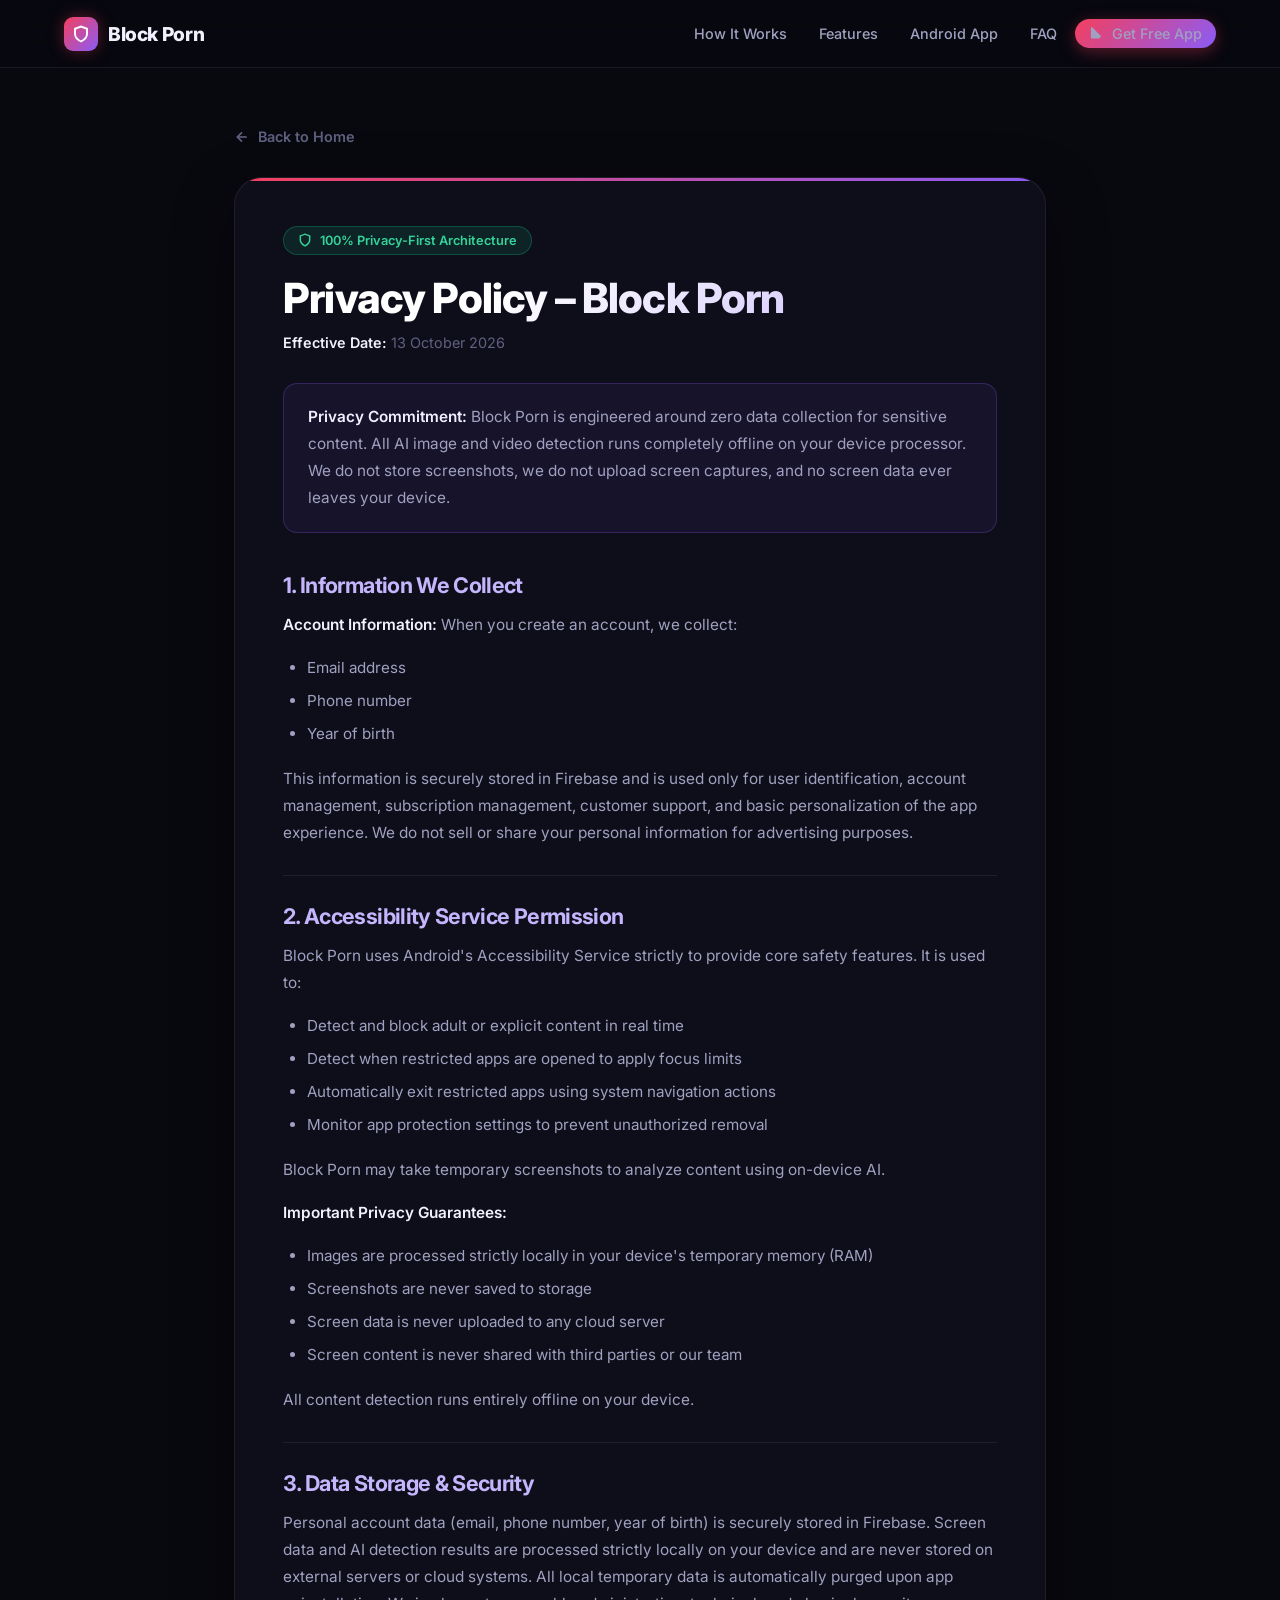
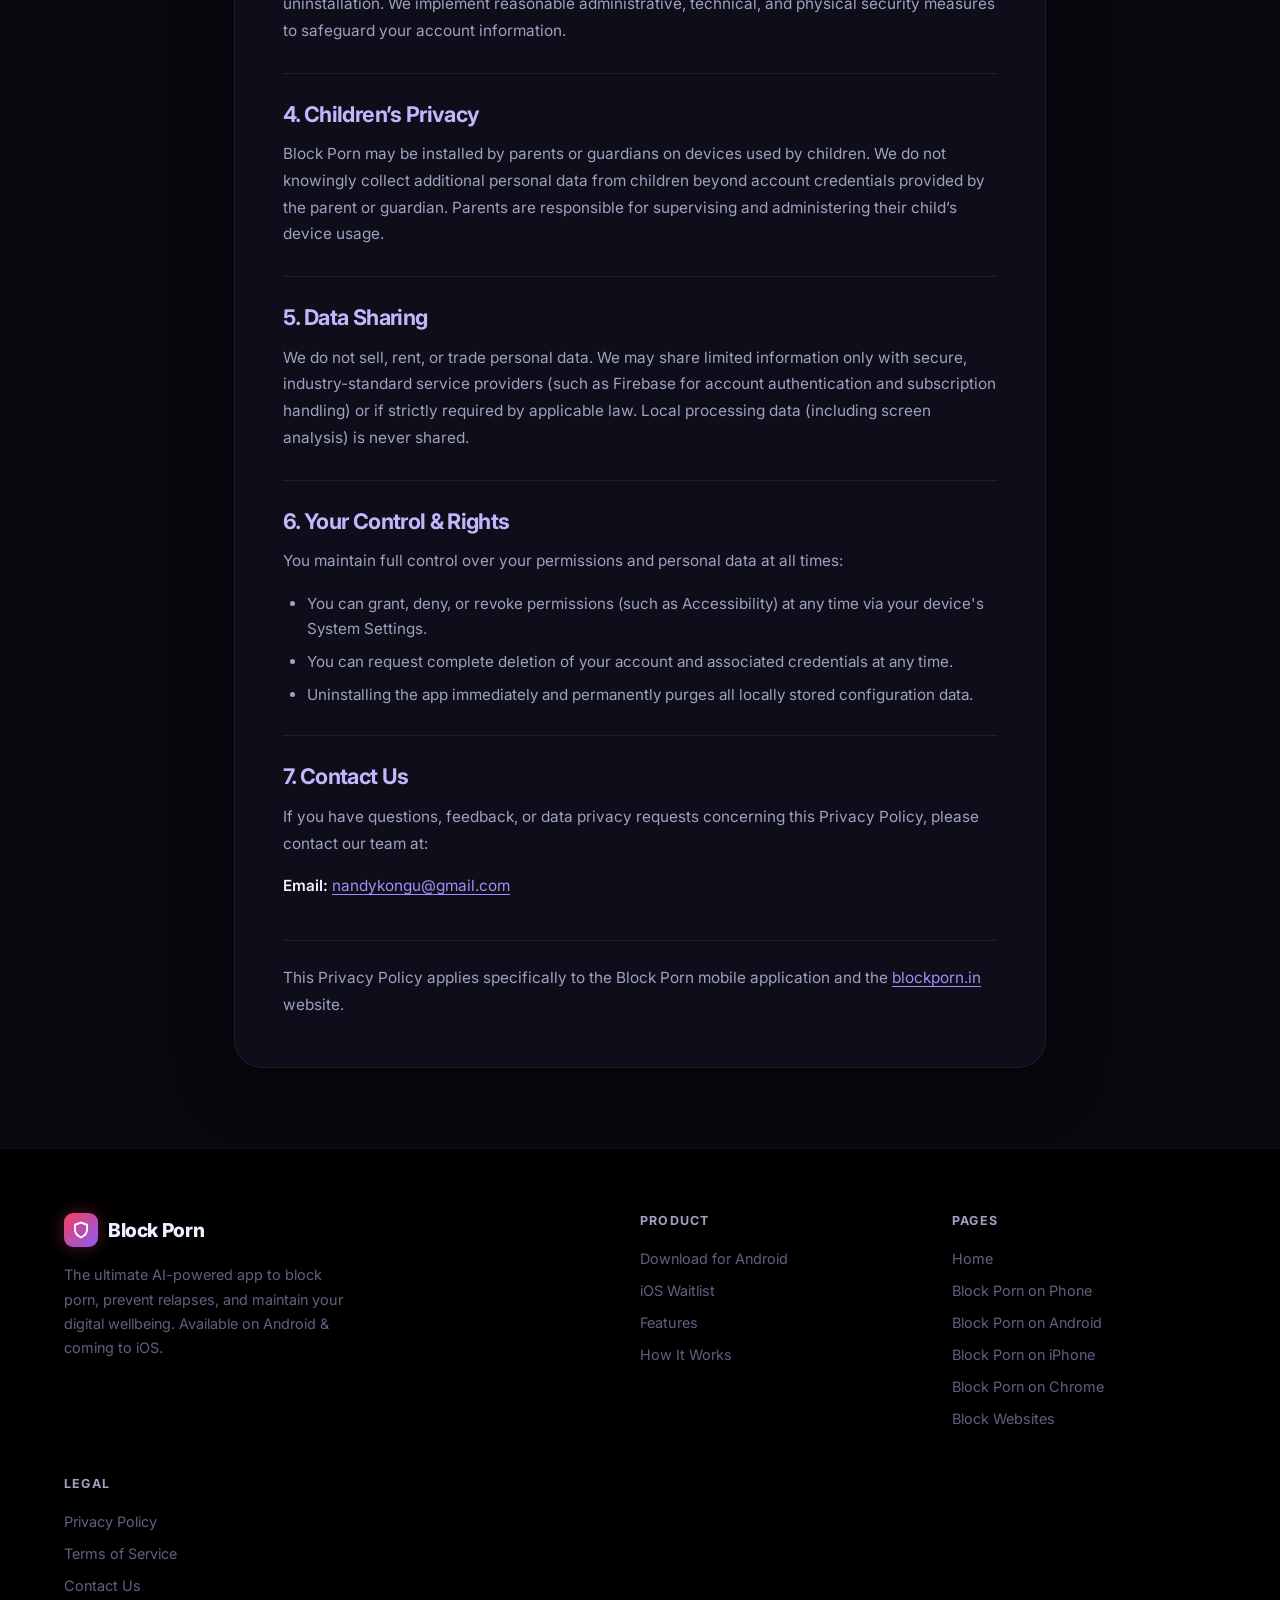
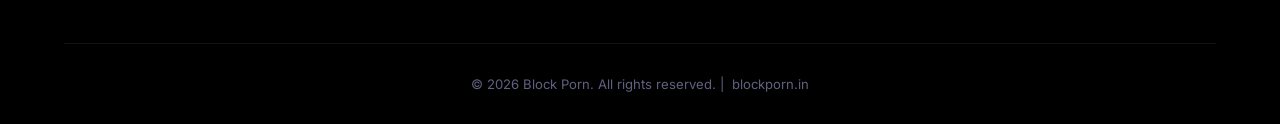
<file: privacy/index.html>
<!DOCTYPE html>
<html lang="en">
<head>
    <meta charset="UTF-8">
    <meta name="viewport" content="width=device-width, initial-scale=1.0">

    <title>Privacy Policy | Block Porn - AI Porn Blocker</title>
    <meta name="description" content="Read the official Privacy Policy for Block Porn and blockporn.in. Learn how our 100% on-device AI protects your privacy without uploading screenshots or storing screen data.">
    <meta name="keywords" content="block porn privacy policy, block porn, safe scroll privacy policy, porn blocker privacy, on-device AI privacy">
    <meta name="author" content="Block Porn">
    <meta name="theme-color" content="#08080f">

    <meta property="og:type" content="website">
    <meta property="og:url" content="https://blockporn.in/privacy/">
    <meta property="og:title" content="Privacy Policy | Block Porn">
    <meta property="og:description" content="Privacy-first protection. All content detection runs 100% on-device with zero screenshots saved or uploaded.">
    <meta property="og:image" content="https://blockporn.in/phone-mockup.png">
    <meta property="og:site_name" content="Block Porn">

    <meta property="twitter:card" content="summary_large_image">
    <meta property="twitter:url" content="https://blockporn.in/privacy/">
    <meta property="twitter:title" content="Privacy Policy | Block Porn">
    <meta property="twitter:description" content="Privacy-first protection. All content detection runs 100% on-device with zero screenshots saved or uploaded.">
    <meta property="twitter:image" content="https://blockporn.in/phone-mockup.png">

    <link rel="canonical" href="https://blockporn.in/privacy/">
    <link rel="alternate" hreflang="en" href="https://blockporn.in/privacy/">

    <link rel="preconnect" href="https://fonts.googleapis.com">
    <link rel="preconnect" href="https://fonts.gstatic.com" crossorigin>
    <link href="https://fonts.googleapis.com/css2?family=Inter:wght@400;500;600;700;800;900&display=swap" rel="stylesheet">

    <link rel="stylesheet" href="../styles.css">
    <link rel="icon" type="image/png" href="../favicon.png">
    <link rel="apple-touch-icon" href="../favicon.png">

    <!-- Google tag (gtag.js) -->
    <script async src="https://www.googletagmanager.com/gtag/js?id=G-2P95QXWE2S"></script>
    <script>
      window.dataLayer = window.dataLayer || [];
      function gtag(){dataLayer.push(arguments);}
      gtag('js', new Date());

      gtag('config', 'G-2P95QXWE2S');
    </script>
</head>
<body>

<!-- NAVBAR -->
<nav class="navbar" id="navbar">
    <div class="container nav-inner">
        <a href="../index.html" class="logo">
            <div class="logo-icon">
                <svg width="18" height="18" viewBox="0 0 24 24" fill="none" stroke="currentColor" stroke-width="2.5"><path d="M12 22s8-4 8-10V5l-8-3-8 3v7c0 6 8 10 8 10z"/></svg>
            </div>
            Block Porn
        </a>
        <nav class="nav-links" aria-label="Main Navigation">
            <a href="../index.html#how-it-works">How It Works</a>
            <a href="../index.html#features">Features</a>
            <a href="../block-porn-on-android/">Android App</a>
            <a href="../index.html#faq">FAQ</a>
            <a href="https://play.google.com/store/apps/details?id=in.blockporn.blockporn" target="_blank" rel="noopener" class="btn btn-nav">
                <svg width="15" height="15" viewBox="0 0 24 24" fill="currentColor"><path d="M3 20.5v-17c0-.83.67-1.5 1.5-1.5.38 0 .74.15 1.01.43l13.12 13.12c.57.57.57 1.5 0 2.07l-2.07 2.07c-.28.28-.64.43-1.01.43H4.5c-.83 0-1.5-.67-1.5-1.5z"/></svg>
                Get Free App
            </a>
        </nav>
    </div>
</nav>

<!-- MAIN CONTENT -->
<main class="legal-page-section">
    <div class="container legal-container">
        <div class="legal-back-nav">
            <a href="../index.html" class="legal-back-link">
                <svg width="16" height="16" viewBox="0 0 24 24" fill="none" stroke="currentColor" stroke-width="2.5"><line x1="19" y1="12" x2="5" y2="12"></line><polyline points="12 19 5 12 12 5"></polyline></svg>
                Back to Home
            </a>
        </div>

        <article class="legal-card">
            <div class="legal-badge">
                <svg width="14" height="14" viewBox="0 0 24 24" fill="none" stroke="currentColor" stroke-width="2.5"><path d="M12 22s8-4 8-10V5l-8-3-8 3v7c0 6 8 10 8 10z"/></svg>
                100% Privacy-First Architecture
            </div>

            <h1>Privacy Policy – Block Porn</h1>
            <span class="legal-date"><strong>Effective Date:</strong> 13 October 2026</span>

            <div class="legal-highlight-box">
                <p><strong>Privacy Commitment:</strong> Block Porn is engineered around zero data collection for sensitive content. All AI image and video detection runs completely offline on your device processor. We do not store screenshots, we do not upload screen captures, and no screen data ever leaves your device.</p>
            </div>

            <!-- SECTION 1 -->
            <section class="legal-section">
                <h2>1. Information We Collect</h2>
                <p><strong>Account Information:</strong> When you create an account, we collect:</p>
                <ul>
                    <li>Email address</li>
                    <li>Phone number</li>
                    <li>Year of birth</li>
                </ul>
                <p>This information is securely stored in Firebase and is used only for user identification, account management, subscription management, customer support, and basic personalization of the app experience. We do not sell or share your personal information for advertising purposes.</p>
            </section>

            <!-- SECTION 2 -->
            <section class="legal-section">
                <h2>2. Accessibility Service Permission</h2>
                <p>Block Porn uses Android's Accessibility Service strictly to provide core safety features. It is used to:</p>
                <ul>
                    <li>Detect and block adult or explicit content in real time</li>
                    <li>Detect when restricted apps are opened to apply focus limits</li>
                    <li>Automatically exit restricted apps using system navigation actions</li>
                    <li>Monitor app protection settings to prevent unauthorized removal</li>
                </ul>
                <p>Block Porn may take temporary screenshots to analyze content using on-device AI.</p>
                <p><strong>Important Privacy Guarantees:</strong></p>
                <ul>
                    <li>Images are processed strictly locally in your device's temporary memory (RAM)</li>
                    <li>Screenshots are never saved to storage</li>
                    <li>Screen data is never uploaded to any cloud server</li>
                    <li>Screen content is never shared with third parties or our team</li>
                </ul>
                <p>All content detection runs entirely offline on your device.</p>
            </section>

            <!-- SECTION 3 -->
            <section class="legal-section">
                <h2>3. Data Storage &amp; Security</h2>
                <p>Personal account data (email, phone number, year of birth) is securely stored in Firebase. Screen data and AI detection results are processed strictly locally on your device and are never stored on external servers or cloud systems. All local temporary data is automatically purged upon app uninstallation. We implement reasonable administrative, technical, and physical security measures to safeguard your account information.</p>
            </section>

            <!-- SECTION 4 -->
            <section class="legal-section">
                <h2>4. Children’s Privacy</h2>
                <p>Block Porn may be installed by parents or guardians on devices used by children. We do not knowingly collect additional personal data from children beyond account credentials provided by the parent or guardian. Parents are responsible for supervising and administering their child’s device usage.</p>
            </section>

            <!-- SECTION 5 -->
            <section class="legal-section">
                <h2>5. Data Sharing</h2>
                <p>We do not sell, rent, or trade personal data. We may share limited information only with secure, industry-standard service providers (such as Firebase for account authentication and subscription handling) or if strictly required by applicable law. Local processing data (including screen analysis) is never shared.</p>
            </section>

            <!-- SECTION 6 -->
            <section class="legal-section">
                <h2>6. Your Control &amp; Rights</h2>
                <p>You maintain full control over your permissions and personal data at all times:</p>
                <ul>
                    <li>You can grant, deny, or revoke permissions (such as Accessibility) at any time via your device's System Settings.</li>
                    <li>You can request complete deletion of your account and associated credentials at any time.</li>
                    <li>Uninstalling the app immediately and permanently purges all locally stored configuration data.</li>
                </ul>
            </section>

            <!-- SECTION 7 -->
            <section class="legal-section">
                <h2>7. Contact Us</h2>
                <p>If you have questions, feedback, or data privacy requests concerning this Privacy Policy, please contact our team at:</p>
                <p><strong>Email:</strong> <a href="mailto:nandykongu@gmail.com">nandykongu@gmail.com</a></p>
            </section>

            <div class="footer-notice">
                <p>This Privacy Policy applies specifically to the Block Porn mobile application and the <a href="https://blockporn.in">blockporn.in</a> website.</p>
            </div>
        </article>
    </div>
</main>

<!-- FOOTER -->
<footer>
    <div class="container">
        <div class="footer-grid">
            <div class="footer-about">
                <a href="../index.html" class="logo">
                    <div class="logo-icon">
                        <svg width="18" height="18" viewBox="0 0 24 24" fill="none" stroke="currentColor" stroke-width="2.5"><path d="M12 22s8-4 8-10V5l-8-3-8 3v7c0 6 8 10 8 10z"/></svg>
                    </div>
                    Block Porn
                </a>
                <p>The ultimate AI-powered app to block porn, prevent relapses, and maintain your digital wellbeing. Available on Android &amp; coming to iOS.</p>
            </div>

            <div class="footer-col">
                <h5>Product</h5>
                <ul>
                    <li><a href="https://play.google.com/store/apps/details?id=in.blockporn.blockporn" target="_blank" rel="noopener">Download for Android</a></li>
                    <li><a href="../index.html#ios-waitlist">iOS Waitlist</a></li>
                    <li><a href="../index.html#features">Features</a></li>
                    <li><a href="../index.html#how-it-works">How It Works</a></li>
                </ul>
            </div>

            <div class="footer-col">
                <h5>Pages</h5>
                <ul>
                    <li><a href="../index.html">Home</a></li>
                    <li><a href="../block-porn-on-phone/">Block Porn on Phone</a></li>
                    <li><a href="../block-porn-on-android/">Block Porn on Android</a></li>
                    <li><a href="../block-porn-on-iphone/">Block Porn on iPhone</a></li>
                    <li><a href="../block-porn-on-chrome/">Block Porn on Chrome</a></li>
                    <li><a href="../block-websites/">Block Websites</a></li>
                </ul>
            </div>

            <div class="footer-col">
                <h5>Legal</h5>
                <ul>
                    <li><a href="../policy.html">Privacy Policy</a></li>
                    <li><a href="#">Terms of Service</a></li>
                    <li><a href="mailto:nandykongu@gmail.com">Contact Us</a></li>
                </ul>
            </div>
        </div>

        <div class="footer-bottom">
            &copy; 2026 Block Porn. All rights reserved. |
            <a href="https://blockporn.in" style="color:var(--text-muted); margin-left:4px;">blockporn.in</a>
        </div>
    </div>
</footer>

<script src="../script.js"></script>
</body>
</html>
</file>
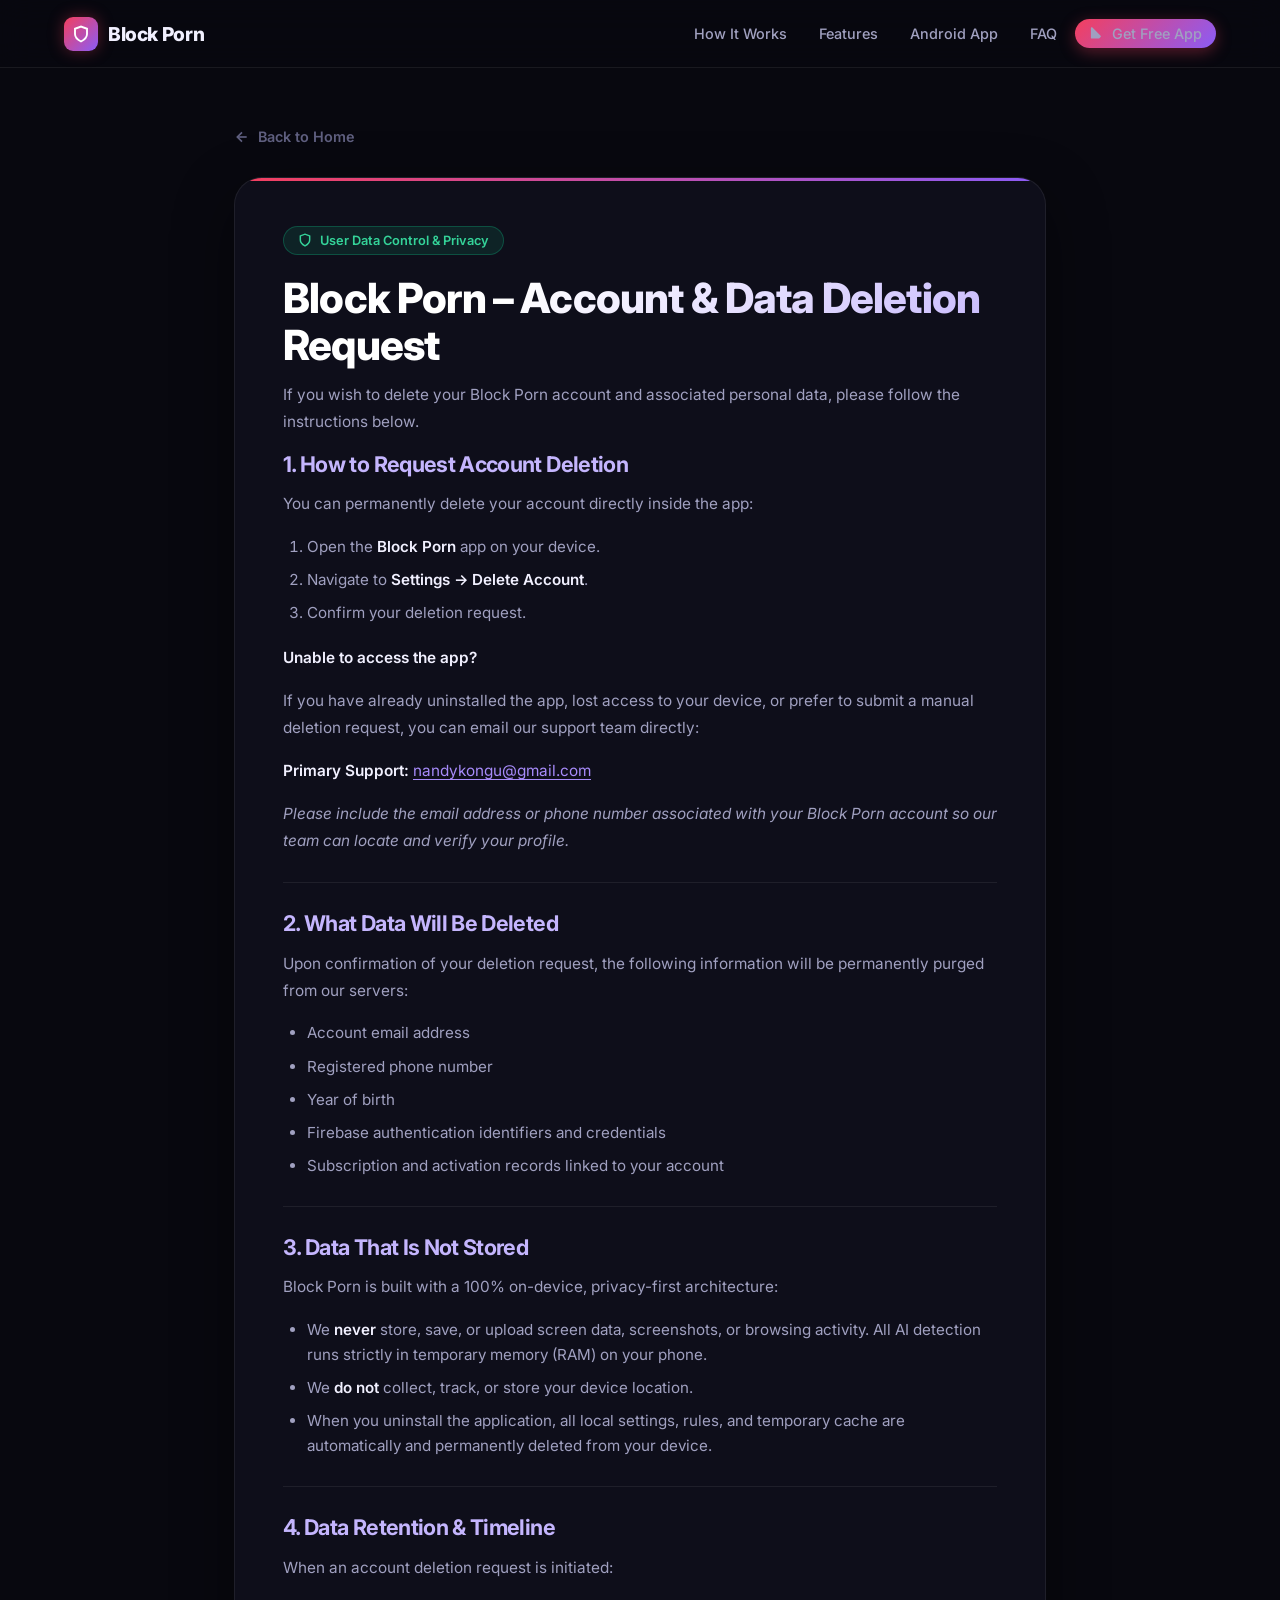
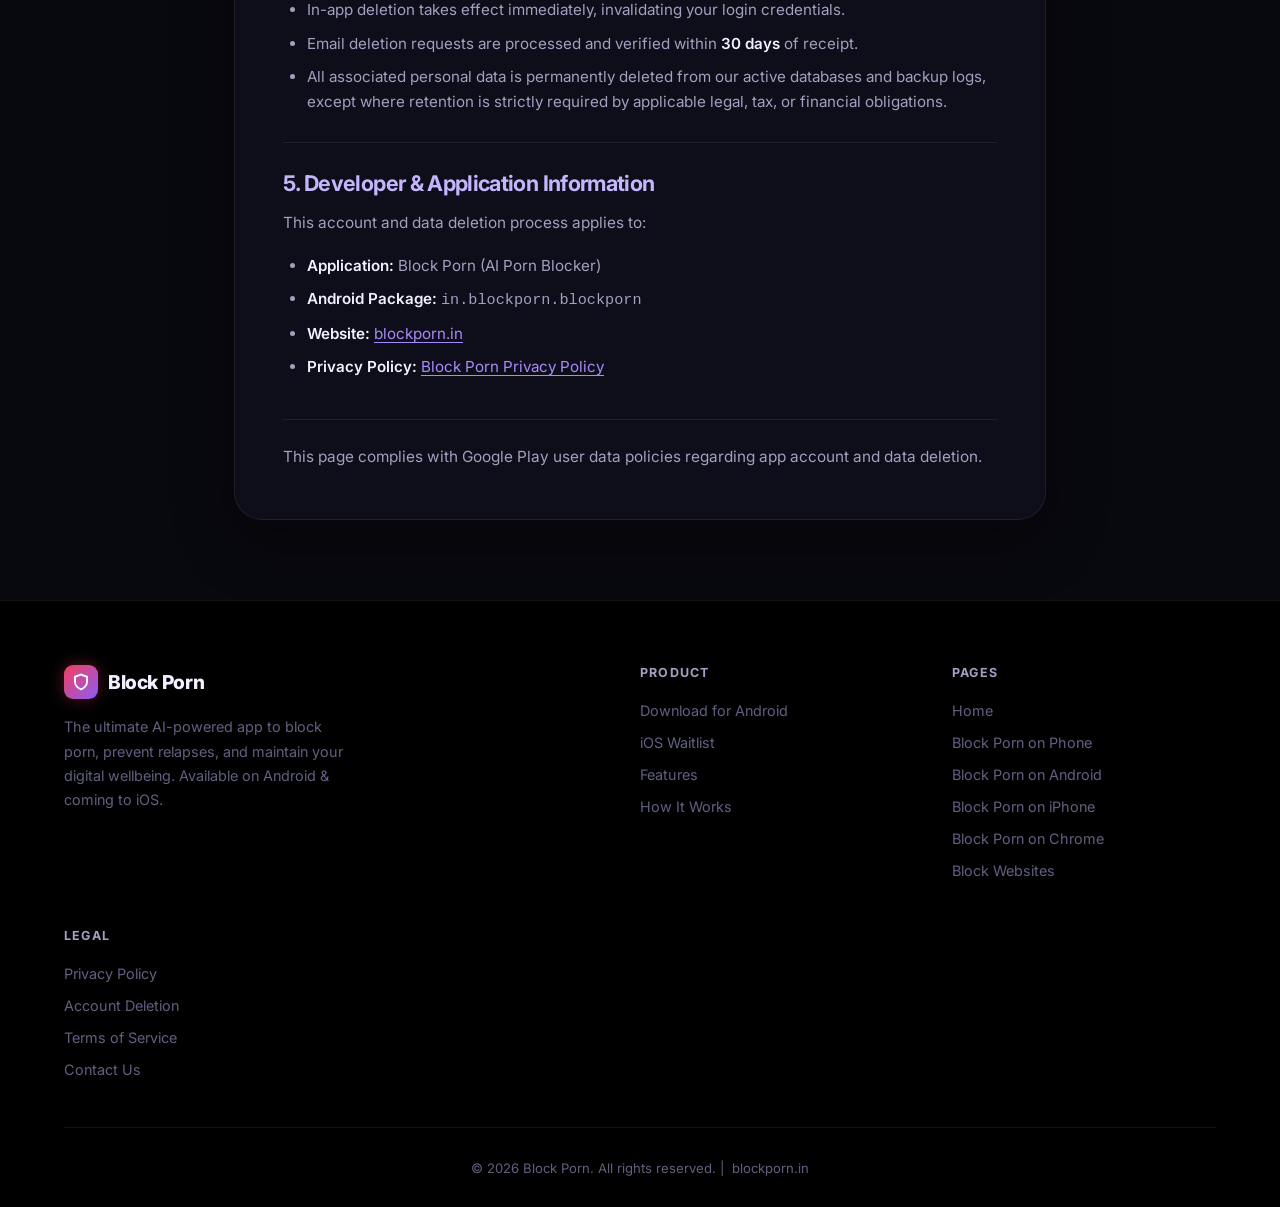
<file: account-deletion.html>
<!DOCTYPE html>
<html lang="en">

<head>
    <meta charset="UTF-8">
    <meta name="viewport" content="width=device-width, initial-scale=1.0">

    <title>Block Porn – Account &amp; Data Deletion</title>
    <meta name="description"
        content="Request deletion of your Block Porn account and associated personal data. Clear step-by-step instructions for in-app deletion and email requests.">
    <meta name="keywords"
        content="block porn account deletion, delete block porn account, block porn data deletion, safe scroll account deletion, block porn">
    <meta name="author" content="Block Porn">
    <meta name="theme-color" content="#08080f">

    <meta property="og:type" content="website">
    <meta property="og:url" content="https://blockporn.in/account-deletion.html">
    <meta property="og:title" content="Block Porn – Account &amp; Data Deletion Request">
    <meta property="og:description"
        content="Request deletion of your Block Porn account and associated personal data. Learn what data is deleted and how our on-device architecture protects your privacy.">
    <meta property="og:image" content="https://blockporn.in/phone-mockup.png">
    <meta property="og:site_name" content="Block Porn">

    <meta property="twitter:card" content="summary_large_image">
    <meta property="twitter:url" content="https://blockporn.in/account-deletion.html">
    <meta property="twitter:title" content="Block Porn – Account &amp; Data Deletion Request">
    <meta property="twitter:description"
        content="Request deletion of your Block Porn account and associated personal data.">
    <meta property="twitter:image" content="https://blockporn.in/phone-mockup.png">

    <link rel="canonical" href="https://blockporn.in/account-deletion.html">
    <link rel="alternate" hreflang="en" href="https://blockporn.in/account-deletion.html">

    <link rel="preconnect" href="https://fonts.googleapis.com">
    <link rel="preconnect" href="https://fonts.gstatic.com" crossorigin>
    <link href="https://fonts.googleapis.com/css2?family=Inter:wght@400;500;600;700;800;900&display=swap"
        rel="stylesheet">

    <link rel="stylesheet" href="styles.css">
    <link rel="icon" type="image/png" href="favicon.png">
    <link rel="apple-touch-icon" href="favicon.png">

    <!-- Google tag (gtag.js) -->
    <script async src="https://www.googletagmanager.com/gtag/js?id=G-2P95QXWE2S"></script>
    <script>
        window.dataLayer = window.dataLayer || [];
        function gtag() { dataLayer.push(arguments); }
        gtag('js', new Date());

        gtag('config', 'G-2P95QXWE2S');
    </script>
</head>

<body>

    <!-- NAVBAR -->
    <nav class="navbar" id="navbar">
        <div class="container nav-inner">
            <a href="index.html" class="logo">
                <div class="logo-icon">
                    <svg width="18" height="18" viewBox="0 0 24 24" fill="none" stroke="currentColor"
                        stroke-width="2.5">
                        <path d="M12 22s8-4 8-10V5l-8-3-8 3v7c0 6 8 10 8 10z" />
                    </svg>
                </div>
                Block Porn
            </a>
            <nav class="nav-links" aria-label="Main Navigation">
                <a href="index.html#how-it-works">How It Works</a>
                <a href="index.html#features">Features</a>
                <a href="block-porn-on-android/">Android App</a>
                <a href="index.html#faq">FAQ</a>
                <a href="https://play.google.com/store/apps/details?id=in.blockporn.blockporn"
                    target="_blank" rel="noopener" class="btn btn-nav">
                    <svg width="15" height="15" viewBox="0 0 24 24" fill="currentColor">
                        <path
                            d="M3 20.5v-17c0-.83.67-1.5 1.5-1.5.38 0 .74.15 1.01.43l13.12 13.12c.57.57.57 1.5 0 2.07l-2.07 2.07c-.28.28-.64.43-1.01.43H4.5c-.83 0-1.5-.67-1.5-1.5z" />
                    </svg>
                    Get Free App
                </a>
            </nav>
        </div>
    </nav>

    <!-- MAIN CONTENT -->
    <main class="legal-page-section">
        <div class="container legal-container">
            <div class="legal-back-nav">
                <a href="index.html" class="legal-back-link">
                    <svg width="16" height="16" viewBox="0 0 24 24" fill="none" stroke="currentColor"
                        stroke-width="2.5">
                        <line x1="19" y1="12" x2="5" y2="12"></line>
                        <polyline points="12 19 5 12 12 5"></polyline>
                    </svg>
                    Back to Home
                </a>
            </div>

            <article class="legal-card">
                <div class="legal-badge">
                    <svg width="14" height="14" viewBox="0 0 24 24" fill="none" stroke="currentColor"
                        stroke-width="2.5">
                        <path d="M12 22s8-4 8-10V5l-8-3-8 3v7c0 6 8 10 8 10z" />
                    </svg>
                    User Data Control &amp; Privacy
                </div>

                <h1>Block Porn – Account &amp; Data Deletion Request</h1>
                <p>If you wish to delete your Block Porn account and associated personal data, please follow the
                    instructions below.</p>

                <!-- SECTION 1 -->
                <section class="legal-section">
                    <h2>1. How to Request Account Deletion</h2>
                    <p>You can permanently delete your account directly inside the app:</p>
                    <ol>
                        <li>Open the <strong>Block Porn</strong> app on your device.</li>
                        <li>Navigate to <strong>Settings → Delete Account</strong>.</li>
                        <li>Confirm your deletion request.</li>
                    </ol>

                    <p style="margin-top: 1.25rem;"><strong>Unable to access the app?</strong></p>
                    <p>If you have already uninstalled the app, lost access to your device, or prefer to submit a manual
                        deletion request, you can email our support team directly:</p>
                    <p><strong>Primary Support:</strong> <a href="mailto:nandykongu@gmail.com">nandykongu@gmail.com</a>
                    </p>
                    <p><em>Please include the email address or phone number associated with your Block Porn account so
                            our team can locate and verify your profile.</em></p>
                </section>

                <!-- SECTION 2 -->
                <section class="legal-section">
                    <h2>2. What Data Will Be Deleted</h2>
                    <p>Upon confirmation of your deletion request, the following information will be permanently purged
                        from our servers:</p>
                    <ul>
                        <li>Account email address</li>
                        <li>Registered phone number</li>
                        <li>Year of birth</li>
                        <li>Firebase authentication identifiers and credentials</li>
                        <li>Subscription and activation records linked to your account</li>
                    </ul>
                </section>

                <!-- SECTION 3 -->
                <section class="legal-section">
                    <h2>3. Data That Is Not Stored</h2>
                    <p>Block Porn is built with a 100% on-device, privacy-first architecture:</p>
                    <ul>
                        <li>We <strong>never</strong> store, save, or upload screen data, screenshots, or browsing
                            activity. All AI detection runs strictly in temporary memory (RAM) on your phone.</li>
                        <li>We <strong>do not</strong> collect, track, or store your device location.</li>
                        <li>When you uninstall the application, all local settings, rules, and temporary cache are
                            automatically and permanently deleted from your device.</li>
                    </ul>
                </section>

                <!-- SECTION 4 -->
                <section class="legal-section">
                    <h2>4. Data Retention &amp; Timeline</h2>
                    <p>When an account deletion request is initiated:</p>
                    <ul>
                        <li>In-app deletion takes effect immediately, invalidating your login credentials.</li>
                        <li>Email deletion requests are processed and verified within <strong>30 days</strong> of
                            receipt.</li>
                        <li>All associated personal data is permanently deleted from our active databases and backup
                            logs, except where retention is strictly required by applicable legal, tax, or financial
                            obligations.</li>
                    </ul>
                </section>

                <!-- SECTION 5 -->
                <section class="legal-section">
                    <h2>5. Developer &amp; Application Information</h2>
                    <p>This account and data deletion process applies to:</p>
                    <ul>
                        <li><strong>Application:</strong> Block Porn (AI Porn Blocker)</li>
                        <li><strong>Android Package:</strong> <code>in.blockporn.blockporn</code></li>
                        <li><strong>Website:</strong> <a href="https://blockporn.in">blockporn.in</a></li>
                        <li><strong>Privacy Policy:</strong> <a href="policy.html">Block Porn Privacy Policy</a></li>
                    </ul>
                </section>

                <div class="footer-notice">
                    <p>This page complies with Google Play user data policies regarding app account and data deletion.
                    </p>
                </div>
            </article>
        </div>
    </main>

    <!-- FOOTER -->
    <footer>
        <div class="container">
            <div class="footer-grid">
                <div class="footer-about">
                    <a href="index.html" class="logo">
                        <div class="logo-icon">
                            <svg width="18" height="18" viewBox="0 0 24 24" fill="none" stroke="currentColor"
                                stroke-width="2.5">
                                <path d="M12 22s8-4 8-10V5l-8-3-8 3v7c0 6 8 10 8 10z" />
                            </svg>
                        </div>
                        Block Porn
                    </a>
                    <p>The ultimate AI-powered app to block porn, prevent relapses, and maintain your digital wellbeing.
                        Available on Android &amp; coming to iOS.</p>
                </div>

                <div class="footer-col">
                    <h5>Product</h5>
                    <ul>
                        <li><a href="https://play.google.com/store/apps/details?id=in.blockporn.blockporn"
                                target="_blank" rel="noopener">Download for Android</a></li>
                        <li><a href="index.html#ios-waitlist">iOS Waitlist</a></li>
                        <li><a href="index.html#features">Features</a></li>
                        <li><a href="index.html#how-it-works">How It Works</a></li>
                    </ul>
                </div>

                <div class="footer-col">
                    <h5>Pages</h5>
                    <ul>
                        <li><a href="index.html">Home</a></li>
                        <li><a href="block-porn-on-phone/">Block Porn on Phone</a></li>
                        <li><a href="block-porn-on-android/">Block Porn on Android</a></li>
                        <li><a href="block-porn-on-iphone/">Block Porn on iPhone</a></li>
                        <li><a href="block-porn-on-chrome/">Block Porn on Chrome</a></li>
                        <li><a href="block-websites/">Block Websites</a></li>
                    </ul>
                </div>

                <div class="footer-col">
                    <h5>Legal</h5>
                    <ul>
                        <li><a href="policy.html">Privacy Policy</a></li>
                        <li><a href="account-deletion.html">Account Deletion</a></li>
                        <li><a href="#">Terms of Service</a></li>
                        <li><a href="mailto:nandykongu@gmail.com">Contact Us</a></li>
                    </ul>
                </div>
            </div>

            <div class="footer-bottom">
                &copy; 2026 Block Porn. All rights reserved. |
                <a href="https://blockporn.in" style="color:var(--text-muted); margin-left:4px;">blockporn.in</a>
            </div>
        </div>
    </footer>

    <script src="script.js"></script>
</body>

</html>
</file>
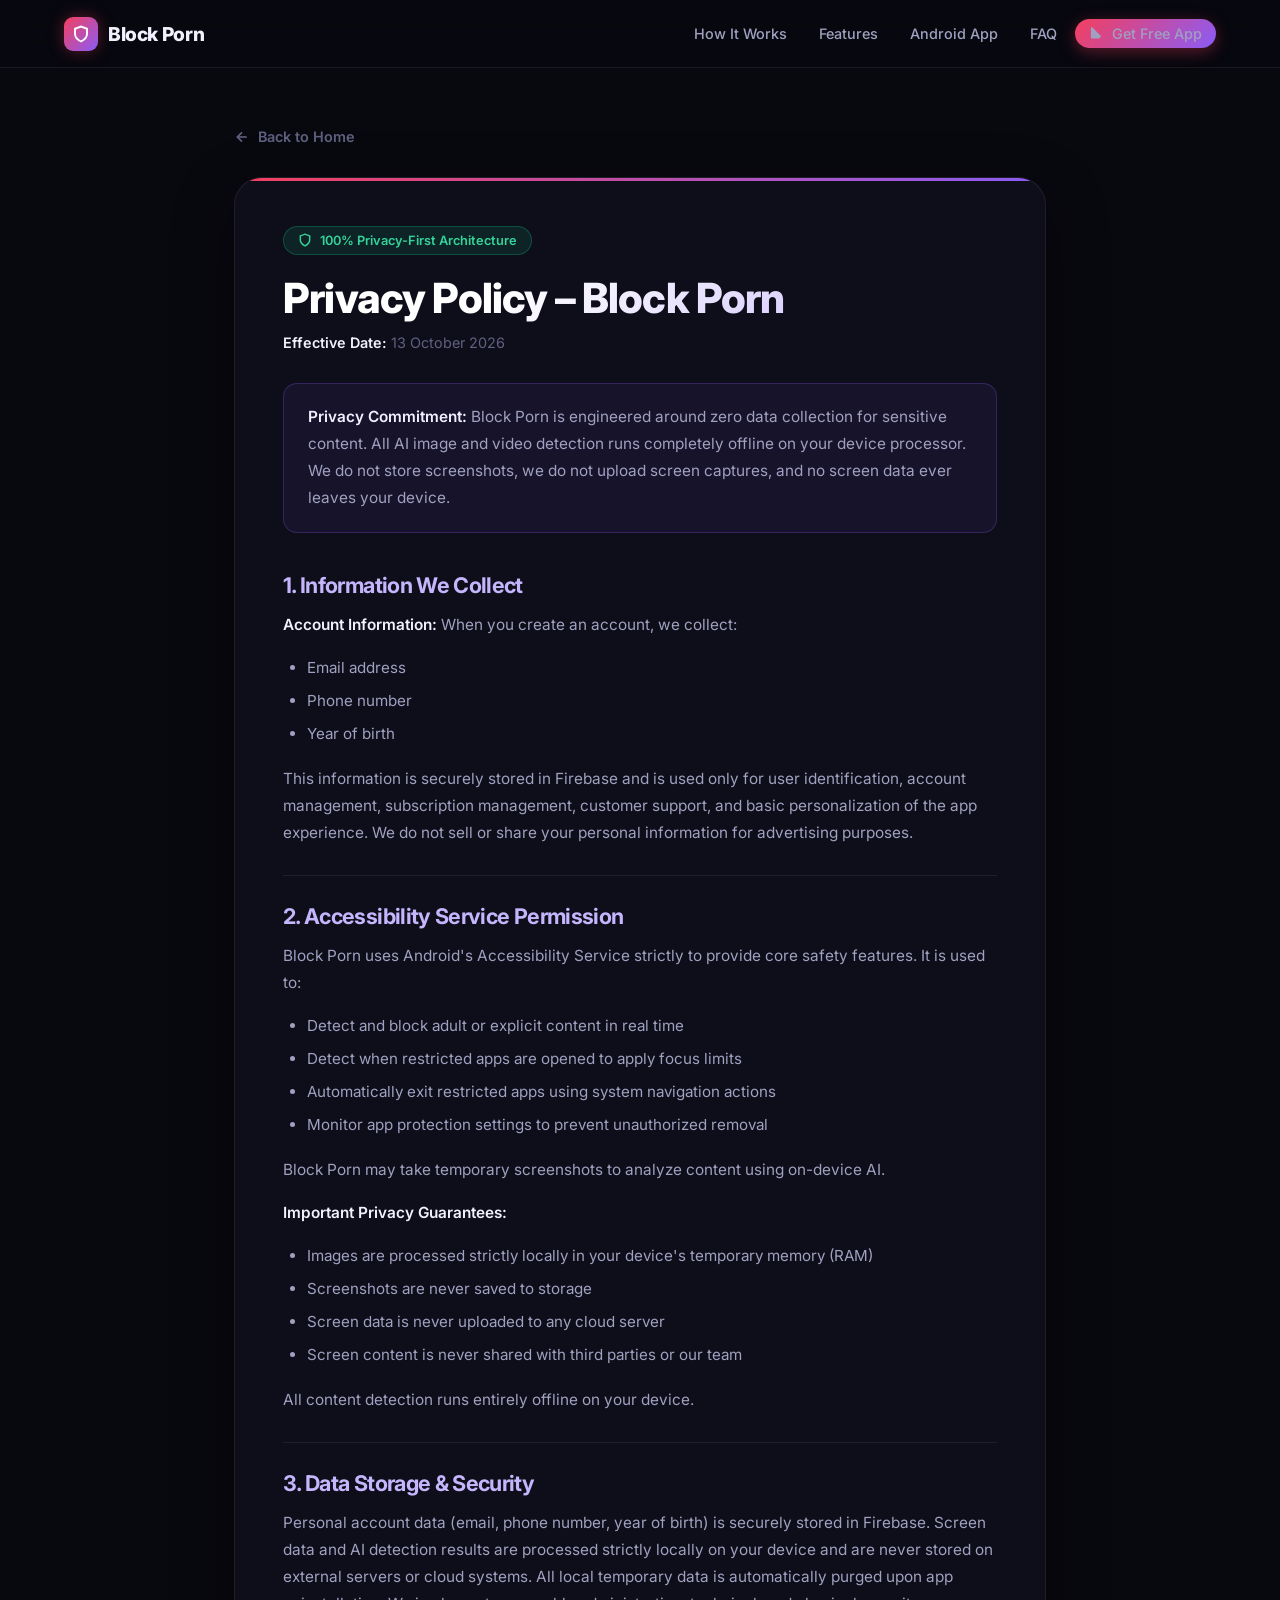
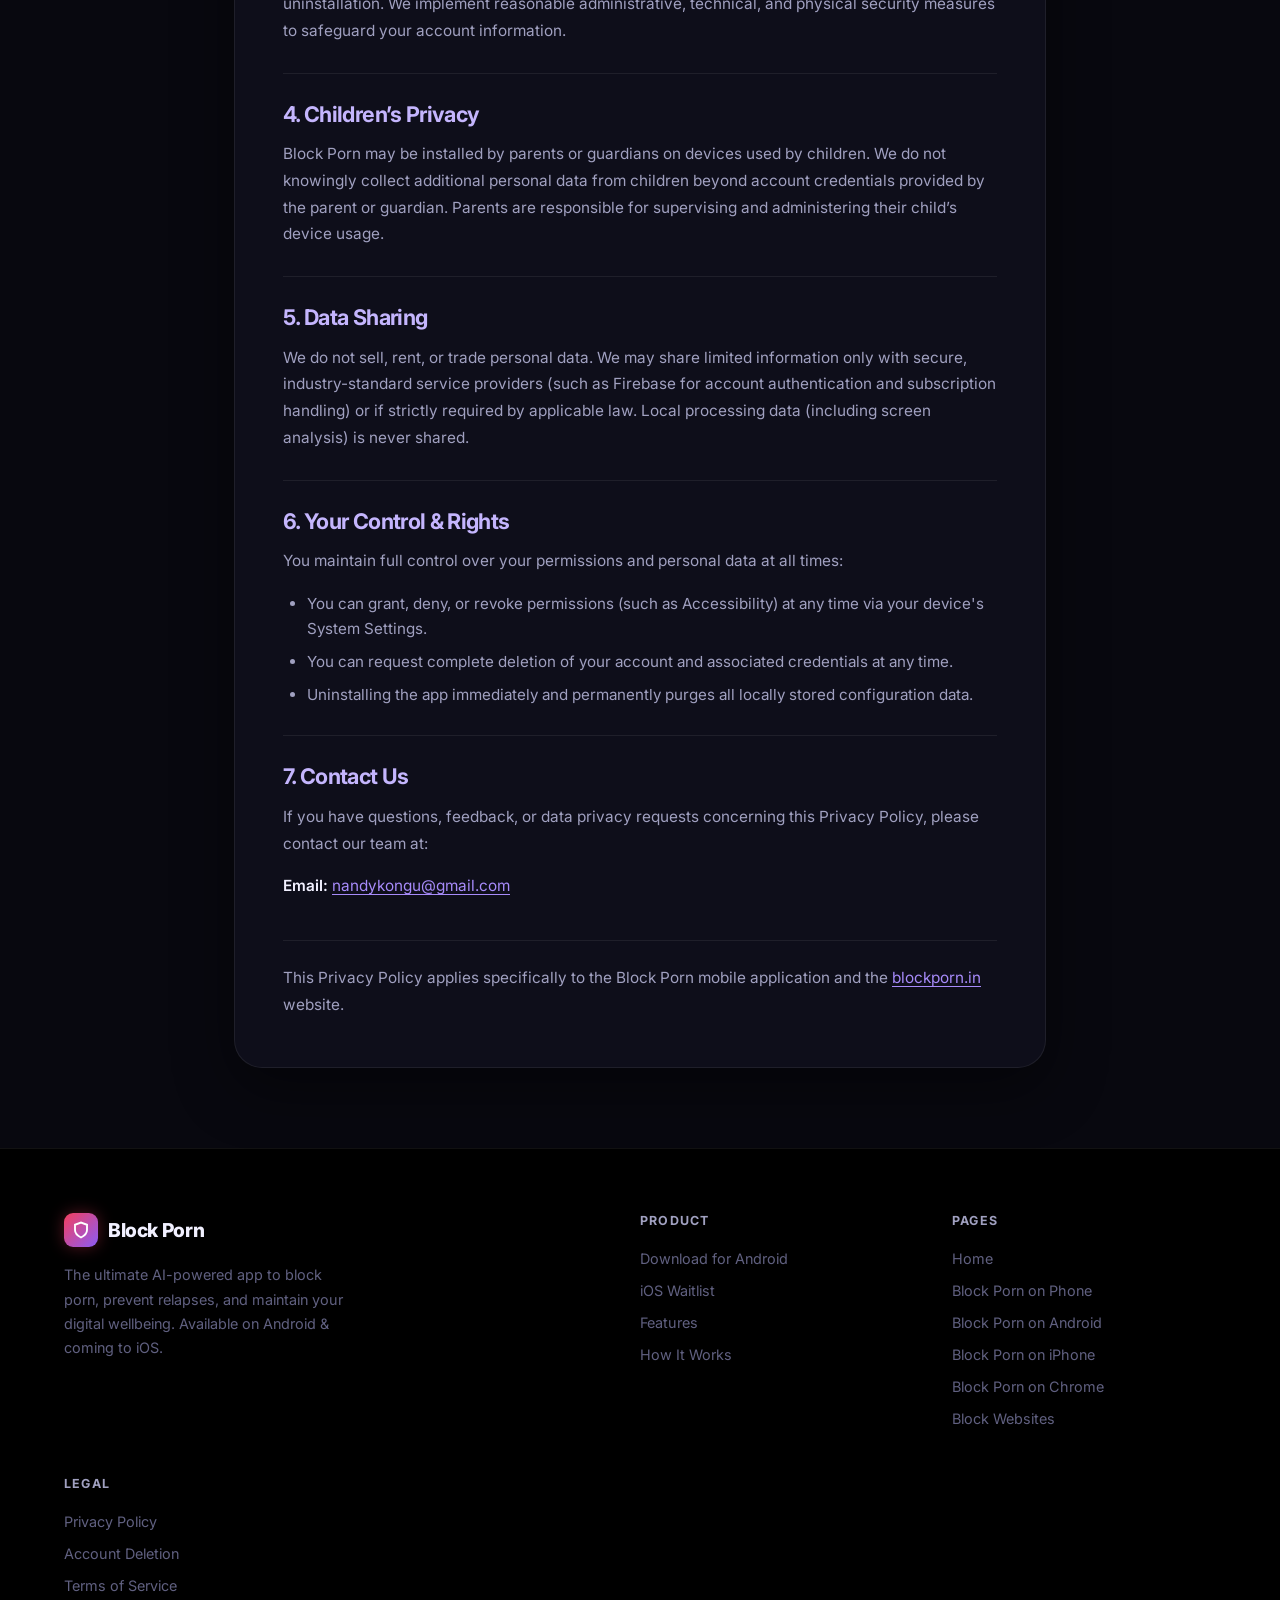
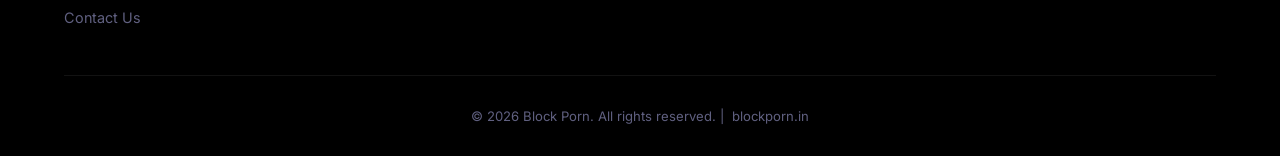
<file: policy.html>
<!DOCTYPE html>
<html lang="en">

<head>
    <meta charset="UTF-8">
    <meta name="viewport" content="width=device-width, initial-scale=1.0">

    <title>Privacy Policy | Block Porn - AI Porn Blocker</title>
    <meta name="description"
        content="Read the official Privacy Policy for Block Porn and blockporn.in. Learn how our 100% on-device AI protects your privacy without uploading screenshots or storing screen data.">
    <meta name="keywords"
        content="block porn privacy policy, block porn, safe scroll privacy policy, porn blocker privacy, on-device AI privacy">
    <meta name="author" content="Block Porn">
    <meta name="theme-color" content="#08080f">

    <meta property="og:type" content="website">
    <meta property="og:url" content="https://blockporn.in/privacy/">
    <meta property="og:title" content="Privacy Policy | Block Porn">
    <meta property="og:description"
        content="Privacy-first protection. All content detection runs 100% on-device with zero screenshots saved or uploaded.">
    <meta property="og:image" content="https://blockporn.in/phone-mockup.png">
    <meta property="og:site_name" content="Block Porn">

    <meta property="twitter:card" content="summary_large_image">
    <meta property="twitter:url" content="https://blockporn.in/privacy/">
    <meta property="twitter:title" content="Privacy Policy | Block Porn">
    <meta property="twitter:description"
        content="Privacy-first protection. All content detection runs 100% on-device with zero screenshots saved or uploaded.">
    <meta property="twitter:image" content="https://blockporn.in/phone-mockup.png">

    <link rel="canonical" href="https://blockporn.in/privacy/">
    <link rel="alternate" hreflang="en" href="https://blockporn.in/privacy/">

    <link rel="preconnect" href="https://fonts.googleapis.com">
    <link rel="preconnect" href="https://fonts.gstatic.com" crossorigin>
    <link href="https://fonts.googleapis.com/css2?family=Inter:wght@400;500;600;700;800;900&display=swap"
        rel="stylesheet">

    <link rel="stylesheet" href="styles.css">
    <link rel="icon" type="image/png" href="favicon.png">
    <link rel="apple-touch-icon" href="favicon.png">

    <!-- Google tag (gtag.js) -->
    <script async src="https://www.googletagmanager.com/gtag/js?id=G-2P95QXWE2S"></script>
    <script>
        window.dataLayer = window.dataLayer || [];
        function gtag() { dataLayer.push(arguments); }
        gtag('js', new Date());

        gtag('config', 'G-2P95QXWE2S');
    </script>
</head>

<body>

    <!-- NAVBAR -->
    <nav class="navbar" id="navbar">
        <div class="container nav-inner">
            <a href="index.html" class="logo">
                <div class="logo-icon">
                    <svg width="18" height="18" viewBox="0 0 24 24" fill="none" stroke="currentColor"
                        stroke-width="2.5">
                        <path d="M12 22s8-4 8-10V5l-8-3-8 3v7c0 6 8 10 8 10z" />
                    </svg>
                </div>
                Block Porn
            </a>
            <nav class="nav-links" aria-label="Main Navigation">
                <a href="index.html#how-it-works">How It Works</a>
                <a href="index.html#features">Features</a>
                <a href="block-porn-on-android/">Android App</a>
                <a href="index.html#faq">FAQ</a>
                <a href="https://play.google.com/store/apps/details?id=in.blockporn.blockporn"
                    target="_blank" rel="noopener" class="btn btn-nav">
                    <svg width="15" height="15" viewBox="0 0 24 24" fill="currentColor">
                        <path
                            d="M3 20.5v-17c0-.83.67-1.5 1.5-1.5.38 0 .74.15 1.01.43l13.12 13.12c.57.57.57 1.5 0 2.07l-2.07 2.07c-.28.28-.64.43-1.01.43H4.5c-.83 0-1.5-.67-1.5-1.5z" />
                    </svg>
                    Get Free App
                </a>
            </nav>
        </div>
    </nav>

    <!-- MAIN CONTENT -->
    <main class="legal-page-section">
        <div class="container legal-container">
            <div class="legal-back-nav">
                <a href="index.html" class="legal-back-link">
                    <svg width="16" height="16" viewBox="0 0 24 24" fill="none" stroke="currentColor"
                        stroke-width="2.5">
                        <line x1="19" y1="12" x2="5" y2="12"></line>
                        <polyline points="12 19 5 12 12 5"></polyline>
                    </svg>
                    Back to Home
                </a>
            </div>

            <article class="legal-card">
                <div class="legal-badge">
                    <svg width="14" height="14" viewBox="0 0 24 24" fill="none" stroke="currentColor"
                        stroke-width="2.5">
                        <path d="M12 22s8-4 8-10V5l-8-3-8 3v7c0 6 8 10 8 10z" />
                    </svg>
                    100% Privacy-First Architecture
                </div>

                <h1>Privacy Policy – Block Porn</h1>
                <span class="legal-date"><strong>Effective Date:</strong> 13 October 2026</span>

                <div class="legal-highlight-box">
                    <p><strong>Privacy Commitment:</strong> Block Porn is engineered around zero data collection for
                        sensitive content. All AI image and video detection runs completely offline on your device
                        processor. We do not store screenshots, we do not upload screen captures, and no screen data
                        ever leaves your device.</p>
                </div>

                <!-- SECTION 1 -->
                <section class="legal-section">
                    <h2>1. Information We Collect</h2>
                    <p><strong>Account Information:</strong> When you create an account, we collect:</p>
                    <ul>
                        <li>Email address</li>
                        <li>Phone number</li>
                        <li>Year of birth</li>
                    </ul>
                    <p>This information is securely stored in Firebase and is used only for user identification, account
                        management, subscription management, customer support, and basic personalization of the app
                        experience. We do not sell or share your personal information for advertising purposes.</p>
                </section>

                <!-- SECTION 2 -->
                <section class="legal-section">
                    <h2>2. Accessibility Service Permission</h2>
                    <p>Block Porn uses Android's Accessibility Service strictly to provide core safety features. It is
                        used to:</p>
                    <ul>
                        <li>Detect and block adult or explicit content in real time</li>
                        <li>Detect when restricted apps are opened to apply focus limits</li>
                        <li>Automatically exit restricted apps using system navigation actions</li>
                        <li>Monitor app protection settings to prevent unauthorized removal</li>
                    </ul>
                    <p>Block Porn may take temporary screenshots to analyze content using on-device AI.</p>
                    <p><strong>Important Privacy Guarantees:</strong></p>
                    <ul>
                        <li>Images are processed strictly locally in your device's temporary memory (RAM)</li>
                        <li>Screenshots are never saved to storage</li>
                        <li>Screen data is never uploaded to any cloud server</li>
                        <li>Screen content is never shared with third parties or our team</li>
                    </ul>
                    <p>All content detection runs entirely offline on your device.</p>
                </section>

                <!-- SECTION 3 -->
                <section class="legal-section">
                    <h2>3. Data Storage &amp; Security</h2>
                    <p>Personal account data (email, phone number, year of birth) is securely stored in Firebase. Screen
                        data and AI detection results are processed strictly locally on your device and are never stored
                        on external servers or cloud systems. All local temporary data is automatically purged upon app
                        uninstallation. We implement reasonable administrative, technical, and physical security
                        measures to safeguard your account information.</p>
                </section>

                <!-- SECTION 4 -->
                <section class="legal-section">
                    <h2>4. Children’s Privacy</h2>
                    <p>Block Porn may be installed by parents or guardians on devices used by children. We do not
                        knowingly collect additional personal data from children beyond account credentials provided by
                        the parent or guardian. Parents are responsible for supervising and administering their child’s
                        device usage.</p>
                </section>

                <!-- SECTION 5 -->
                <section class="legal-section">
                    <h2>5. Data Sharing</h2>
                    <p>We do not sell, rent, or trade personal data. We may share limited information only with secure,
                        industry-standard service providers (such as Firebase for account authentication and
                        subscription handling) or if strictly required by applicable law. Local processing data
                        (including screen analysis) is never shared.</p>
                </section>

                <!-- SECTION 6 -->
                <section class="legal-section">
                    <h2>6. Your Control &amp; Rights</h2>
                    <p>You maintain full control over your permissions and personal data at all times:</p>
                    <ul>
                        <li>You can grant, deny, or revoke permissions (such as Accessibility) at any time via your
                            device's System Settings.</li>
                        <li>You can request complete deletion of your account and associated credentials at any time.
                        </li>
                        <li>Uninstalling the app immediately and permanently purges all locally stored configuration
                            data.</li>
                    </ul>
                </section>

                <!-- SECTION 7 -->
                <section class="legal-section">
                    <h2>7. Contact Us</h2>
                    <p>If you have questions, feedback, or data privacy requests concerning this Privacy Policy, please
                        contact our team at:</p>
                    <p><strong>Email:</strong> <a href="mailto:nandykongu@gmail.com">nandykongu@gmail.com</a></p>
                </section>

                <div class="footer-notice">
                    <p>This Privacy Policy applies specifically to the Block Porn mobile application and the <a
                            href="https://blockporn.in">blockporn.in</a> website.</p>
                </div>
            </article>
        </div>
    </main>

    <!-- FOOTER -->
    <footer>
        <div class="container">
            <div class="footer-grid">
                <div class="footer-about">
                    <a href="index.html" class="logo">
                        <div class="logo-icon">
                            <svg width="18" height="18" viewBox="0 0 24 24" fill="none" stroke="currentColor"
                                stroke-width="2.5">
                                <path d="M12 22s8-4 8-10V5l-8-3-8 3v7c0 6 8 10 8 10z" />
                            </svg>
                        </div>
                        Block Porn
                    </a>
                    <p>The ultimate AI-powered app to block porn, prevent relapses, and maintain your digital wellbeing.
                        Available on Android &amp; coming to iOS.</p>
                </div>

                <div class="footer-col">
                    <h5>Product</h5>
                    <ul>
                        <li><a href="https://play.google.com/store/apps/details?id=in.blockporn.blockporn"
                                target="_blank" rel="noopener">Download for Android</a></li>
                        <li><a href="index.html#ios-waitlist">iOS Waitlist</a></li>
                        <li><a href="index.html#features">Features</a></li>
                        <li><a href="index.html#how-it-works">How It Works</a></li>
                    </ul>
                </div>

                <div class="footer-col">
                    <h5>Pages</h5>
                    <ul>
                        <li><a href="index.html">Home</a></li>
                        <li><a href="block-porn-on-phone/">Block Porn on Phone</a></li>
                        <li><a href="block-porn-on-android/">Block Porn on Android</a></li>
                        <li><a href="block-porn-on-iphone/">Block Porn on iPhone</a></li>
                        <li><a href="block-porn-on-chrome/">Block Porn on Chrome</a></li>
                        <li><a href="block-websites/">Block Websites</a></li>
                    </ul>
                </div>

                <div class="footer-col">
                    <h5>Legal</h5>
                    <ul>
                        <li><a href="policy.html">Privacy Policy</a></li>
                        <li><a href="account-deletion.html">Account Deletion</a></li>
                        <li><a href="#">Terms of Service</a></li>
                        <li><a href="mailto:nandykongu@gmail.com">Contact Us</a></li>
                    </ul>
                </div>
            </div>

            <div class="footer-bottom">
                &copy; 2026 Block Porn. All rights reserved. |
                <a href="https://blockporn.in" style="color:var(--text-muted); margin-left:4px;">blockporn.in</a>
            </div>
        </div>
    </footer>

    <script src="script.js"></script>
</body>

</html>
</file>
<file: styles.css>
/* ══════════════════════════════════════════════
   blockporn.in — Premium Dark Theme
   ══════════════════════════════════════════════ */

/* ─── Design Tokens ──────────────────────────── */
:root {
  --bg-base:        #08080f;
  --bg-surface:     #0e0e1a;
  --bg-elevated:    #161625;
  --bg-card:        rgba(20, 20, 36, 0.85);

  --red-500:        #f43f5e;
  --red-600:        #e11d48;
  --red-glow:       rgba(244, 63, 94, 0.35);

  --violet-500:     #8b5cf6;
  --violet-600:     #7c3aed;
  --violet-glow:    rgba(139, 92, 246, 0.35);

  --green-400:      #34d399;
  --green-500:      #10b981;

  --text-primary:   #f1f0ff;
  --text-secondary: #a0a0c0;
  --text-muted:     #606080;

  --border-subtle:  rgba(255, 255, 255, 0.07);
  --border-red:     rgba(244, 63, 94, 0.25);
  --border-violet:  rgba(139, 92, 246, 0.25);

  --radius-sm:   8px;
  --radius-md:   14px;
  --radius-lg:   20px;
  --radius-xl:   28px;
  --radius-full: 9999px;

  --font: 'Inter', system-ui, -apple-system, sans-serif;
  --ease-out: cubic-bezier(0.16, 1, 0.3, 1);
}

/* ─── Reset ──────────────────────────────────── */
*, *::before, *::after { box-sizing: border-box; margin: 0; padding: 0; }
html { scroll-behavior: smooth; -webkit-text-size-adjust: 100%; }
body {
  font-family: var(--font);
  background: var(--bg-base);
  color: var(--text-primary);
  -webkit-font-smoothing: antialiased;
  text-rendering: optimizeLegibility;
  overflow-x: hidden;
}
img { display: block; max-width: 100%; }
a { text-decoration: none; color: inherit; }
ul { list-style: none; }
section { scroll-margin-top: 72px; }

/* ─── Typography ─────────────────────────────── */
h1, h2, h3, h4 { line-height: 1.15; letter-spacing: -0.03em; font-weight: 800; }
p { color: var(--text-secondary); line-height: 1.7; }

.text-gradient {
  background: linear-gradient(135deg, var(--red-500) 0%, #ff7043 100%);
  -webkit-background-clip: text;
  -webkit-text-fill-color: transparent;
  background-clip: text;
}

.eyebrow {
  display: inline-flex;
  align-items: center;
  gap: 8px;
  font-size: 0.78rem;
  font-weight: 700;
  letter-spacing: 0.1em;
  text-transform: uppercase;
  color: var(--red-500);
  margin-bottom: 1rem;
}
.eyebrow::before {
  content: '';
  display: block;
  width: 18px; height: 2px;
  background: linear-gradient(90deg, var(--red-500), var(--violet-500));
  border-radius: 2px;
  flex-shrink: 0;
}

/* ─── Layout ─────────────────────────────────── */
.container {
  width: 100%;
  max-width: 1200px;
  margin: 0 auto;
  padding: 0 1.5rem;
}

.section { padding: 6rem 0; }
.section-alt { background: var(--bg-surface); }

/* ─── Scrollbar ──────────────────────────────── */
::-webkit-scrollbar { width: 5px; }
::-webkit-scrollbar-track { background: var(--bg-base); }
::-webkit-scrollbar-thumb { background: var(--violet-600); border-radius: 3px; }

/* ─── Fade animations ────────────────────────── */
.fade-up {
  opacity: 0;
  transform: translateY(28px);
  transition: opacity 0.7s var(--ease-out), transform 0.7s var(--ease-out);
}
.fade-up.visible { opacity: 1; transform: translateY(0); }
.delay-1 { transition-delay: 0.1s; }
.delay-2 { transition-delay: 0.2s; }
.delay-3 { transition-delay: 0.3s; }

/* ──────────────────────────────────────────────
   NAVBAR
────────────────────────────────────────────── */
.navbar {
  position: fixed;
  top: 0; left: 0; right: 0;
  height: 68px;
  background: rgba(8, 8, 15, 0.8);
  backdrop-filter: blur(16px);
  -webkit-backdrop-filter: blur(16px);
  border-bottom: 1px solid var(--border-subtle);
  z-index: 900;
  display: flex;
  align-items: center;
  transition: box-shadow 0.3s;
}
.navbar.scrolled { box-shadow: 0 4px 30px rgba(0,0,0,0.6); }

.nav-inner {
  display: flex;
  justify-content: space-between;
  align-items: center;
  width: 100%;
}

.logo {
  display: flex;
  align-items: center;
  gap: 10px;
  font-size: 1.2rem;
  font-weight: 800;
  letter-spacing: -0.02em;
}
.logo-icon {
  width: 34px; height: 34px;
  border-radius: 9px;
  background: linear-gradient(135deg, var(--red-500), var(--violet-500));
  display: flex;
  align-items: center;
  justify-content: center;
  color: #fff;
  box-shadow: 0 0 16px var(--red-glow);
}

.nav-links {
  display: flex;
  align-items: center;
  gap: 0.25rem;
}
.nav-links a {
  font-size: 0.9rem;
  font-weight: 500;
  color: var(--text-secondary);
  padding: 6px 14px;
  border-radius: var(--radius-full);
  transition: color 0.2s, background 0.2s;
}
.nav-links a:hover { color: var(--text-primary); background: rgba(255,255,255,0.05); }

/* ─── Buttons ────────────────────────────────── */
.btn {
  display: inline-flex;
  align-items: center;
  justify-content: center;
  gap: 8px;
  font-family: var(--font);
  font-weight: 700;
  border: none;
  cursor: pointer;
  border-radius: var(--radius-md);
  transition: all 0.25s var(--ease-out);
  text-decoration: none;
  white-space: nowrap;
}

.btn-red {
  background: linear-gradient(135deg, var(--red-500), var(--red-600));
  color: #fff;
  padding: 12px 24px;
  font-size: 0.95rem;
  box-shadow: 0 4px 20px var(--red-glow);
}
.btn-red:hover {
  transform: translateY(-2px);
  box-shadow: 0 8px 30px rgba(244,63,94,0.5);
}

.btn-violet {
  background: linear-gradient(135deg, var(--violet-500), var(--violet-600));
  color: #fff;
  padding: 12px 24px;
  font-size: 0.95rem;
  box-shadow: 0 4px 20px var(--violet-glow);
}
.btn-violet:hover {
  transform: translateY(-2px);
  box-shadow: 0 8px 30px rgba(139,92,246,0.5);
}

.btn-outline {
  background: transparent;
  border: 1.5px solid var(--border-violet);
  color: var(--violet-500);
  padding: 11px 24px;
  font-size: 0.9rem;
}
.btn-outline:hover {
  background: rgba(139,92,246,0.08);
  border-color: var(--violet-500);
}

.btn-nav {
  background: linear-gradient(135deg, var(--red-500), var(--violet-500));
  color: #fff;
  padding: 9px 20px;
  font-size: 0.85rem;
  border-radius: var(--radius-full);
  box-shadow: 0 4px 16px var(--red-glow);
}
.btn-nav:hover { transform: translateY(-2px); }

/* ─── Store Badge ────────────────────────────── */
.store-badge {
  display: inline-flex;
  align-items: center;
  gap: 12px;
  background: var(--bg-elevated);
  border: 1.5px solid var(--border-red);
  border-radius: var(--radius-md);
  padding: 12px 20px;
  min-width: 185px;
  transition: all 0.25s var(--ease-out);
}
.store-badge:hover {
  border-color: var(--green-400);
  transform: translateY(-3px);
  box-shadow: 0 8px 28px rgba(52,211,153,0.18);
}
.store-badge svg { width: 30px; height: 30px; flex-shrink: 0; }
.store-badge-sub {
  display: block;
  font-size: 0.68rem;
  color: var(--text-muted);
  text-transform: uppercase;
  letter-spacing: 0.5px;
  margin-bottom: 2px;
}
.store-badge-title {
  display: block;
  font-size: 1rem;
  font-weight: 700;
  color: var(--text-primary);
}

/* ──────────────────────────────────────────────
   HERO
────────────────────────────────────────────── */
.hero {
  min-height: 100vh;
  display: flex;
  align-items: center;
  padding-top: 68px;
  position: relative;
  overflow: hidden;
}

.hero-orb {
  position: absolute;
  border-radius: 50%;
  filter: blur(90px);
  pointer-events: none;
  z-index: 0;
}
.hero-orb-1 {
  width: 700px; height: 700px;
  background: radial-gradient(circle, rgba(244,63,94,0.18) 0%, transparent 70%);
  top: -200px; left: -200px;
}
.hero-orb-2 {
  width: 500px; height: 500px;
  background: radial-gradient(circle, rgba(139,92,246,0.14) 0%, transparent 70%);
  bottom: -100px; right: -100px;
}

.hero-inner {
  position: relative;
  z-index: 1;
  display: grid;
  grid-template-columns: 1fr 1fr;
  gap: 4rem;
  align-items: center;
  padding: 5rem 0;
}

.hero-badge {
  display: inline-flex;
  align-items: center;
  gap: 8px;
  background: rgba(244,63,94,0.1);
  border: 1px solid var(--border-red);
  border-radius: var(--radius-full);
  padding: 5px 14px;
  font-size: 0.78rem;
  font-weight: 700;
  color: var(--red-500);
  letter-spacing: 0.06em;
  text-transform: uppercase;
  margin-bottom: 1.5rem;
}
.hero-badge .dot {
  width: 6px; height: 6px;
  border-radius: 50%;
  background: var(--green-400);
  animation: pulse-dot 2.2s ease-in-out infinite;
}
@keyframes pulse-dot {
  0%, 100% { opacity: 1; box-shadow: 0 0 0 0 rgba(52,211,153,0.6); }
  50% { opacity: 0.7; box-shadow: 0 0 0 6px rgba(52,211,153,0); }
}

.hero-title {
  font-size: clamp(2.4rem, 5vw, 3.8rem);
  margin-bottom: 1.25rem;
  line-height: 1.1;
}

.hero-desc {
  font-size: 1.1rem;
  color: var(--text-secondary);
  max-width: 480px;
  margin-bottom: 2.5rem;
  line-height: 1.75;
}

.hero-cta-row {
  display: flex;
  align-items: center;
  gap: 1.25rem;
  flex-wrap: wrap;
  margin-bottom: 2.5rem;
}

.hero-trust {
  display: flex;
  flex-wrap: wrap;
  gap: 1.5rem;
}
.trust-item {
  display: flex;
  align-items: center;
  gap: 6px;
  font-size: 0.82rem;
  font-weight: 600;
  color: var(--text-muted);
}
.trust-item svg { color: var(--green-400); flex-shrink: 0; }

.platform-pills {
  display: flex;
  flex-wrap: wrap;
  gap: 8px;
  margin-bottom: 2rem;
}
.pill {
  font-size: 0.78rem;
  font-weight: 600;
  padding: 4px 12px;
  border-radius: var(--radius-full);
  background: rgba(255,255,255,0.05);
  border: 1px solid var(--border-subtle);
  color: var(--text-muted);
}

.hero-phone-wrap {
  position: relative;
  display: flex;
  justify-content: center;
  align-items: center;
}
.hero-phone-glow {
  position: absolute;
  width: 75%; height: 75%;
  border-radius: 50%;
  background: radial-gradient(circle, rgba(244,63,94,0.3) 0%, transparent 70%);
  animation: breathe 5s ease-in-out infinite;
}
@keyframes breathe {
  0%, 100% { transform: scale(1); opacity: 0.6; }
  50% { transform: scale(1.1); opacity: 1; }
}
.hero-phone-img {
  position: relative;
  z-index: 1;
  max-height: 560px;
  width: auto;
  filter: drop-shadow(0 30px 70px rgba(244,63,94,0.3));
  animation: float 6s ease-in-out infinite;
}
@keyframes float {
  0%, 100% { transform: translateY(0); }
  50% { transform: translateY(-18px); }
}

.float-badge {
  position: absolute;
  z-index: 2;
  background: rgba(14,14,26,0.92);
  backdrop-filter: blur(12px);
  border: 1px solid var(--border-subtle);
  border-radius: var(--radius-md);
  padding: 10px 16px;
  font-size: 0.78rem;
  font-weight: 700;
  color: var(--text-primary);
  display: flex;
  align-items: center;
  gap: 8px;
  box-shadow: 0 8px 28px rgba(0,0,0,0.4);
  animation: float 4s ease-in-out infinite;
  white-space: nowrap;
}
.float-badge:nth-child(2) { animation-delay: -1.5s; }
.float-badge:nth-child(3) { animation-delay: -3s; }
.float-badge-top    { top: 8%; right: -5%; }
.float-badge-mid    { top: 45%; left: -12%; }
.float-badge-bottom { bottom: 10%; right: 0%; }
.dot-green  { width: 8px; height: 8px; border-radius: 50%; background: var(--green-400); flex-shrink: 0; }
.dot-red    { width: 8px; height: 8px; border-radius: 50%; background: var(--red-500); flex-shrink: 0; }
.dot-violet { width: 8px; height: 8px; border-radius: 50%; background: var(--violet-500); flex-shrink: 0; animation: pulse-dot 2s infinite; }

/* ──────────────────────────────────────────────
   STATS STRIP
────────────────────────────────────────────── */
.stats-strip {
  background: var(--bg-surface);
  border-top: 1px solid var(--border-subtle);
  border-bottom: 1px solid var(--border-subtle);
  padding: 3rem 0;
}
.stats-grid {
  display: grid;
  grid-template-columns: repeat(4, 1fr);
  gap: 1rem;
  text-align: center;
}
.stat-divider {
  width: 1px; height: 56px;
  background: var(--border-subtle);
  margin: 0 auto;
  align-self: center;
}
.stat-number {
  display: block;
  font-size: 2.2rem;
  font-weight: 900;
  letter-spacing: -0.04em;
  background: linear-gradient(135deg, var(--red-500), var(--violet-500));
  -webkit-background-clip: text;
  -webkit-text-fill-color: transparent;
  background-clip: text;
  margin-bottom: 4px;
}
.stat-label {
  display: block;
  font-size: 0.8rem;
  font-weight: 600;
  color: var(--text-muted);
  text-transform: uppercase;
  letter-spacing: 1px;
}

/* ──────────────────────────────────────────────
   CARDS
────────────────────────────────────────────── */
.card {
  background: var(--bg-card);
  border: 1px solid var(--border-subtle);
  border-radius: var(--radius-lg);
  padding: 2rem;
  transition: border-color 0.3s, transform 0.3s, box-shadow 0.3s;
  backdrop-filter: blur(20px);
  height: 100%;
}
.card:hover {
  border-color: var(--border-red);
  transform: translateY(-5px);
  box-shadow: 0 16px 48px rgba(0,0,0,0.5);
}

.icon-wrap {
  width: 52px; height: 52px;
  border-radius: 14px;
  display: flex;
  align-items: center;
  justify-content: center;
  flex-shrink: 0;
  margin-bottom: 1.25rem;
}
.icon-red    { background: rgba(244,63,94,0.12);    color: var(--red-500); }
.icon-violet { background: rgba(139,92,246,0.12);   color: var(--violet-500); }
.icon-green  { background: rgba(52,211,153,0.12);   color: var(--green-400); }
.icon-amber  { background: rgba(251,191,36,0.12);   color: #fbbf24; }

/* ──────────────────────────────────────────────
   FEATURES GRID
────────────────────────────────────────────── */
.features-grid {
  display: grid;
  grid-template-columns: repeat(3, 1fr);
  gap: 1.5rem;
  margin-top: 3.5rem;
}

/* ──────────────────────────────────────────────
   STEPS / HOW IT WORKS
────────────────────────────────────────────── */
.steps-grid {
  display: grid;
  grid-template-columns: repeat(4, 1fr);
  gap: 1.5rem;
  margin-top: 3.5rem;
}
.step-num {
  width: 34px; height: 34px;
  border-radius: 50%;
  background: linear-gradient(135deg, var(--red-500), var(--violet-500));
  display: flex;
  align-items: center;
  justify-content: center;
  font-size: 0.85rem;
  font-weight: 800;
  color: #fff;
  margin-bottom: 1rem;
  box-shadow: 0 4px 14px var(--red-glow);
}

/* ──────────────────────────────────────────────
   PLATFORM CHIPS
────────────────────────────────────────────── */
.platform-grid {
  display: flex;
  flex-wrap: wrap;
  gap: 12px;
  justify-content: center;
  margin-top: 3rem;
}
.platform-chip {
  display: inline-flex;
  align-items: center;
  gap: 10px;
  background: var(--bg-elevated);
  border: 1px solid var(--border-subtle);
  border-radius: var(--radius-md);
  padding: 10px 18px;
  font-size: 0.88rem;
  font-weight: 600;
  color: var(--text-secondary);
  transition: all 0.2s;
}
.platform-chip:hover {
  border-color: var(--border-red);
  color: var(--text-primary);
  transform: translateY(-2px);
}

/* ──────────────────────────────────────────────
   SEO GUIDE
────────────────────────────────────────────── */
.seo-grid {
  display: grid;
  grid-template-columns: 1fr 1fr;
  gap: 4rem;
  align-items: center;
}
.seo-img {
  border-radius: var(--radius-xl);
  width: 100%;
  height: 420px;
  object-fit: cover;
  border: 1px solid var(--border-subtle);
  filter: grayscale(20%) contrast(1.1);
}
.seo-list { margin-top: 2rem; display: flex; flex-direction: column; gap: 1.25rem; }
.seo-list li {
  display: flex;
  align-items: flex-start;
  gap: 12px;
}
.seo-check {
  width: 22px; height: 22px;
  border-radius: 50%;
  background: rgba(52,211,153,0.12);
  color: var(--green-400);
  display: flex;
  align-items: center;
  justify-content: center;
  flex-shrink: 0;
  margin-top: 2px;
}

/* ──────────────────────────────────────────────
   iOS WAITLIST
────────────────────────────────────────────── */
.waitlist-wrapper {
  display: grid;
  grid-template-columns: 1fr 1fr;
  gap: 4rem;
  align-items: center;
  background: var(--bg-card);
  border: 1px solid var(--border-violet);
  border-radius: var(--radius-xl);
  padding: 4rem 3rem;
  backdrop-filter: blur(20px);
  position: relative;
  overflow: hidden;
}
.waitlist-wrapper::before {
  content: '';
  position: absolute;
  top: -60%; right: -20%;
  width: 500px; height: 500px;
  background: radial-gradient(circle, rgba(139,92,246,0.1) 0%, transparent 60%);
  pointer-events: none;
}

.waitlist-ios-badge {
  display: inline-flex;
  align-items: center;
  gap: 8px;
  background: rgba(139,92,246,0.1);
  border: 1px solid var(--border-violet);
  border-radius: var(--radius-full);
  padding: 5px 14px;
  font-size: 0.78rem;
  font-weight: 700;
  color: var(--violet-500);
  letter-spacing: 0.06em;
  text-transform: uppercase;
  margin-bottom: 1.5rem;
}

.perk-list { display: flex; flex-direction: column; gap: 1.25rem; margin-top: 2rem; }
.perk-item { display: flex; align-items: flex-start; gap: 14px; }
.perk-icon {
  width: 40px; height: 40px;
  border-radius: 10px;
  background: rgba(139,92,246,0.12);
  color: var(--violet-500);
  display: flex; align-items: center; justify-content: center;
  flex-shrink: 0;
}
.perk-title { font-size: 0.9rem; font-weight: 700; color: var(--text-primary); margin-bottom: 2px; }
.perk-desc  { font-size: 0.82rem; color: var(--text-muted); margin: 0; }

.waitlist-form-card {
  background: var(--bg-elevated);
  border: 1px solid var(--border-violet);
  border-radius: var(--radius-lg);
  padding: 2.5rem;
  position: relative;
  z-index: 1;
}

.form-group { display: flex; flex-direction: column; gap: 6px; margin-bottom: 1.25rem; }
.form-label { font-size: 0.85rem; font-weight: 600; color: var(--text-secondary); }

.form-input, .form-select {
  background: var(--bg-card);
  border: 1px solid var(--border-subtle);
  border-radius: var(--radius-md);
  color: var(--text-primary);
  font-family: var(--font);
  font-size: 0.95rem;
  padding: 12px 16px;
  transition: border-color 0.2s, box-shadow 0.2s;
  width: 100%;
  outline: none;
}
.form-input:focus, .form-select:focus {
  border-color: var(--violet-500);
  box-shadow: 0 0 0 3px rgba(139,92,246,0.15);
}
.form-input::placeholder { color: var(--text-muted); }
.form-select option { background: var(--bg-elevated); }

.phone-row { display: flex; gap: 10px; }
.phone-row .form-select { width: 155px; flex-shrink: 0; }
.phone-row .form-input  { flex: 1; min-width: 0; }

.waitlist-success {
  display: none;
  text-align: center;
  padding: 2rem 0;
}
.success-icon {
  width: 72px; height: 72px;
  border-radius: 50%;
  background: rgba(52,211,153,0.1);
  border: 2px solid rgba(52,211,153,0.3);
  display: flex;
  align-items: center;
  justify-content: center;
  margin: 0 auto 1.5rem;
  animation: pop-in 0.4s var(--ease-out);
}
@keyframes pop-in {
  0% { transform: scale(0.5); opacity: 0; }
  70% { transform: scale(1.1); }
  100% { transform: scale(1); opacity: 1; }
}

/* ──────────────────────────────────────────────
   FAQ
────────────────────────────────────────────── */
.faq-list { max-width: 780px; margin: 3rem auto 0; display: flex; flex-direction: column; gap: 1rem; }
.faq-item {
  background: var(--bg-elevated);
  border: 1px solid var(--border-subtle);
  border-radius: var(--radius-md);
  padding: 1.5rem;
  cursor: pointer;
  transition: border-color 0.2s;
}
.faq-item:hover { border-color: var(--border-red); }
.faq-q {
  font-size: 1rem;
  font-weight: 700;
  color: var(--text-primary);
  display: flex;
  justify-content: space-between;
  align-items: center;
  gap: 1rem;
}
.faq-arrow {
  width: 28px; height: 28px;
  border-radius: 50%;
  background: rgba(255,255,255,0.05);
  display: flex; align-items: center; justify-content: center;
  flex-shrink: 0;
  transition: transform 0.3s, background 0.2s;
  color: var(--text-muted);
}
.faq-item.open .faq-arrow { transform: rotate(180deg); background: rgba(244,63,94,0.1); color: var(--red-500); }
.faq-a {
  font-size: 0.93rem;
  color: var(--text-secondary);
  line-height: 1.7;
  margin-top: 1rem;
  display: none;
}
.faq-item.open .faq-a { display: block; }

/* ──────────────────────────────────────────────
   CTA SECTION
────────────────────────────────────────────── */
.cta-box {
  background: var(--bg-card);
  border: 1px solid var(--border-red);
  border-radius: var(--radius-xl);
  padding: 5rem 2rem;
  text-align: center;
  position: relative;
  overflow: hidden;
}
.cta-box::before {
  content: '';
  position: absolute;
  inset: 0;
  background: radial-gradient(ellipse at top, rgba(244,63,94,0.12) 0%, transparent 60%);
  pointer-events: none;
}
.cta-box h2 { font-size: clamp(2rem, 4vw, 3rem); margin-bottom: 1rem; position: relative; z-index: 1; }
.cta-box p  { font-size: 1.1rem; max-width: 540px; margin: 0 auto 2.5rem; position: relative; z-index: 1; }
.cta-buttons { display: flex; gap: 1rem; justify-content: center; flex-wrap: wrap; position: relative; z-index: 1; }

/* ──────────────────────────────────────────────
   FOOTER
────────────────────────────────────────────── */
footer {
  background: #000;
  border-top: 1px solid var(--border-subtle);
  padding: 4rem 0 2rem;
}
.footer-grid {
  display: grid;
  grid-template-columns: 2fr 1fr 1fr;
  gap: 3rem;
  padding-bottom: 3rem;
  border-bottom: 1px solid var(--border-subtle);
}
.footer-about p { color: var(--text-muted); font-size: 0.9rem; margin-top: 1rem; max-width: 280px; }
.footer-col h5 {
  font-size: 0.78rem;
  font-weight: 700;
  letter-spacing: 0.1em;
  text-transform: uppercase;
  color: var(--text-secondary);
  margin-bottom: 1.25rem;
}
.footer-col ul { display: flex; flex-direction: column; gap: 0.75rem; }
.footer-col a  { font-size: 0.9rem; color: var(--text-muted); transition: color 0.2s; }
.footer-col a:hover { color: var(--text-primary); }
.footer-bottom {
  margin-top: 2rem;
  text-align: center;
  font-size: 0.82rem;
  color: var(--text-muted);
}

/* ──────────────────────────────────────────────
   MOBILE STICKY BOTTOM BAR
────────────────────────────────────────────── */
.mobile-cta-bar {
  display: none;
  position: fixed;
  bottom: 0; left: 0; right: 0;
  background: rgba(8,8,15,0.92);
  backdrop-filter: blur(20px);
  -webkit-backdrop-filter: blur(20px);
  border-top: 1px solid var(--border-red);
  padding: 10px 16px;
  z-index: 999;
  gap: 10px;
  box-shadow: 0 -8px 40px rgba(0,0,0,0.5);
}
.mobile-cta-bar a {
  flex: 1;
  display: flex;
  align-items: center;
  justify-content: center;
  gap: 8px;
  padding: 13px 10px;
  border-radius: var(--radius-md);
  font-size: 0.85rem;
  font-weight: 700;
  text-decoration: none;
  transition: all 0.2s;
}
.mobile-btn-android {
  background: linear-gradient(135deg, #059669, #10b981);
  color: #fff;
  animation: glow-android 3s ease-in-out infinite;
}
.mobile-btn-ios {
  background: linear-gradient(135deg, var(--violet-500), var(--violet-600));
  color: #fff;
  animation: glow-ios 3s ease-in-out infinite;
}
@keyframes glow-android {
  0%,100% { box-shadow: 0 4px 16px rgba(16,185,129,0.3); }
  50%      { box-shadow: 0 4px 28px rgba(16,185,129,0.65); }
}
@keyframes glow-ios {
  0%,100% { box-shadow: 0 4px 16px var(--violet-glow); }
  50%      { box-shadow: 0 4px 28px rgba(139,92,246,0.65); }
}
.mobile-cta-bar a:active { transform: scale(0.97); }

/* ──────────────────────────────────────────────
   RESPONSIVE
────────────────────────────────────────────── */
@media (max-width: 1024px) {
  .steps-grid    { grid-template-columns: repeat(2, 1fr); }
  .features-grid { grid-template-columns: repeat(2, 1fr); }
}

@media (max-width: 768px) {
  .navbar { height: 60px; }
  .nav-links { display: none; }

  .hero-inner {
    grid-template-columns: 1fr;
    text-align: center;
    padding: 3rem 0 2rem;
    gap: 3rem;
  }
  .hero-title { font-size: 2.3rem; }
  .hero-desc { max-width: 100%; }
  .hero-cta-row  { justify-content: center; }
  .hero-trust    { justify-content: center; }
  .platform-pills { justify-content: center; }
  .hero-phone-img { max-height: 340px; }
  .float-badge   { display: none; }

  .stats-grid { grid-template-columns: repeat(2, 1fr); }
  .stat-divider { display: none; }

  .features-grid { grid-template-columns: 1fr; }
  .steps-grid    { grid-template-columns: 1fr; }
  .seo-grid      { grid-template-columns: 1fr; }
  .seo-img       { height: 240px; }
  .waitlist-wrapper { grid-template-columns: 1fr; padding: 2.5rem 1.5rem; gap: 2.5rem; }
  .footer-grid   { grid-template-columns: 1fr; gap: 2rem; }
  .footer-about p { max-width: 100%; }

  .section { padding: 4rem 0; }

  .mobile-cta-bar { display: flex; }
  body { padding-bottom: 72px; }
}

@media (max-width: 480px) {
  .hero-title { font-size: 1.9rem; }
  .store-badge { min-width: unset; }
  .cta-buttons { flex-direction: column; align-items: center; }
  .waitlist-form-card { padding: 1.75rem; }
}

/* ──────────────────────────────────────────────
   LEGAL & PRIVACY POLICY PAGE
────────────────────────────────────────────── */
.legal-page-section {
  padding: 8rem 0 5rem;
  min-height: 80vh;
}
.legal-container {
  max-width: 860px;
  margin: 0 auto;
}
.legal-back-nav {
  margin-bottom: 1.75rem;
}
.legal-back-link {
  display: inline-flex;
  align-items: center;
  gap: 8px;
  font-size: 0.9rem;
  font-weight: 600;
  color: var(--text-muted);
  transition: color 0.2s ease;
}
.legal-back-link:hover {
  color: var(--text-primary);
}
.legal-card {
  background: var(--bg-surface);
  border: 1px solid var(--border-subtle);
  border-radius: var(--radius-xl);
  padding: 48px;
  box-shadow: 0 20px 60px rgba(0, 0, 0, 0.45);
  position: relative;
  overflow: hidden;
}
.legal-card::before {
  content: '';
  position: absolute;
  top: 0; left: 0; right: 0;
  height: 3px;
  background: linear-gradient(90deg, var(--red-500), var(--violet-500));
}
.legal-badge {
  display: inline-flex;
  align-items: center;
  gap: 8px;
  background: rgba(16, 185, 129, 0.12);
  border: 1px solid rgba(16, 185, 129, 0.3);
  color: #34d399;
  padding: 6px 14px;
  border-radius: var(--radius-full);
  font-size: 0.8rem;
  font-weight: 600;
  margin-bottom: 1.25rem;
}
.legal-card h1 {
  font-size: clamp(2rem, 3.5vw, 2.6rem);
  font-weight: 800;
  letter-spacing: -0.02em;
  margin-bottom: 0.75rem;
  background: linear-gradient(135deg, #ffffff 30%, #c4b5fd 100%);
  -webkit-background-clip: text;
  -webkit-text-fill-color: transparent;
  background-clip: text;
}
.legal-date {
  color: var(--text-muted);
  font-size: 0.9rem;
  margin-bottom: 2rem;
  display: block;
}
.legal-highlight-box {
  background: rgba(139, 92, 246, 0.08);
  border: 1px solid var(--border-violet);
  border-radius: var(--radius-md);
  padding: 1.25rem 1.5rem;
  margin-bottom: 2.5rem;
}
.legal-highlight-box p {
  color: #ddd6fe;
  font-size: 0.95rem;
  margin: 0;
  line-height: 1.6;
}
.legal-card .legal-section {
  padding: 1.75rem 0 0;
  border-top: 1px solid var(--border-subtle);
  margin-top: 1.75rem;
}
.legal-card .legal-section:first-of-type {
  border-top: none;
  margin-top: 0;
  padding-top: 0;
}
.legal-card h2 {
  font-size: 1.35rem;
  font-weight: 700;
  color: #c4b5fd;
  margin-bottom: 0.9rem;
  display: flex;
  align-items: center;
  gap: 8px;
}
.legal-card p {
  color: var(--text-secondary);
  line-height: 1.75;
  margin-bottom: 1rem;
  font-size: 0.96rem;
}
.legal-card p:last-child {
  margin-bottom: 0;
}
.legal-card ul,
.legal-card ol {
  padding-left: 1.5rem;
  margin-bottom: 1.25rem;
  display: flex;
  flex-direction: column;
  gap: 0.5rem;
}
.legal-card ul {
  list-style: disc;
}
.legal-card ol {
  list-style: decimal;
}
.legal-card li {
  color: var(--text-secondary);
  line-height: 1.65;
  font-size: 0.95rem;
}
.legal-card strong {
  color: var(--text-primary);
  font-weight: 600;
}
.legal-card a {
  color: #a78bfa;
  text-decoration: underline;
  text-underline-offset: 3px;
  transition: color 0.2s;
}
.legal-card a:hover {
  color: #c4b5fd;
}
.legal-card .footer-notice {
  margin-top: 2.5rem;
  padding-top: 1.5rem;
  border-top: 1px solid var(--border-subtle);
  font-size: 0.85rem;
  color: var(--text-muted);
}
@media (max-width: 768px) {
  .legal-page-section { padding: 5rem 0 3rem; }
  .legal-card { padding: 24px; border-radius: var(--radius-lg); }
  .legal-card h1 { font-size: 1.8rem; }
  .legal-card h2 { font-size: 1.2rem; }
}

/* ──────────────────────────────────────────────
   BREADCRUMBS
────────────────────────────────────────────── */
.breadcrumb-nav {
  padding: 1rem 0 0.5rem;
  font-size: 0.85rem;
  color: var(--text-muted);
  display: flex;
  align-items: center;
  gap: 8px;
  flex-wrap: wrap;
}
.breadcrumb-nav a {
  color: var(--text-secondary);
  transition: color 0.2s;
}
.breadcrumb-nav a:hover {
  color: var(--red-500);
}
.breadcrumb-nav span {
  color: var(--text-muted);
}
.breadcrumb-nav .current {
  color: var(--text-primary);
  font-weight: 500;
}

/* ──────────────────────────────────────────────
   COMPARISON TABLE
────────────────────────────────────────────── */
.comparison-wrap {
  margin-top: 2.5rem;
  overflow-x: auto;
  border-radius: var(--radius-lg);
  border: 1px solid var(--border-subtle);
  background: var(--bg-card);
  box-shadow: 0 10px 30px rgba(0, 0, 0, 0.4);
}
.comparison-table {
  width: 100%;
  border-collapse: collapse;
  text-align: left;
  font-size: 0.95rem;
  min-width: 620px;
}
.comparison-table th,
.comparison-table td {
  padding: 16px 20px;
  border-bottom: 1px solid var(--border-subtle);
}
.comparison-table th {
  background: rgba(255, 255, 255, 0.03);
  color: var(--text-secondary);
  font-weight: 600;
  font-size: 0.85rem;
  text-transform: uppercase;
  letter-spacing: 0.05em;
}
.comparison-table th.col-highlight {
  color: var(--red-500);
  background: rgba(244, 63, 94, 0.08);
}
.comparison-table td.col-highlight {
  background: rgba(244, 63, 94, 0.04);
  font-weight: 600;
  color: var(--text-primary);
}
.comparison-table tr:last-child td {
  border-bottom: none;
}
.badge-check {
  display: inline-flex;
  align-items: center;
  gap: 6px;
  color: var(--green-400);
  font-weight: 600;
}
.badge-cross {
  display: inline-flex;
  align-items: center;
  gap: 6px;
  color: var(--text-muted);
}
.badge-partial {
  display: inline-flex;
  align-items: center;
  gap: 6px;
  color: #fbbf24;
}

/* ──────────────────────────────────────────────
   FEATURED SNIPPET / QUICK ANSWER CALLOUT
────────────────────────────────────────────── */
.snippet-box {
  background: linear-gradient(135deg, rgba(244, 63, 94, 0.08) 0%, rgba(139, 92, 246, 0.08) 100%);
  border: 1px solid var(--border-red);
  border-radius: var(--radius-lg);
  padding: 2rem;
  margin: 2.5rem 0;
  position: relative;
  overflow: hidden;
  text-align: left;
}
.snippet-box::before {
  content: '';
  position: absolute;
  top: 0; left: 0;
  width: 4px; height: 100%;
  background: linear-gradient(180deg, var(--red-500), var(--violet-500));
}
.snippet-badge {
  display: inline-flex;
  align-items: center;
  gap: 6px;
  background: rgba(244, 63, 94, 0.15);
  border: 1px solid var(--border-red);
  color: var(--red-500);
  padding: 4px 12px;
  border-radius: var(--radius-full);
  font-size: 0.76rem;
  font-weight: 700;
  text-transform: uppercase;
  letter-spacing: 0.06em;
  margin-bottom: 0.75rem;
}
.snippet-title {
  font-size: 1.35rem;
  color: var(--text-primary);
  margin-bottom: 0.85rem;
}
.snippet-summary {
  font-size: 1rem;
  color: var(--text-secondary);
  line-height: 1.65;
  margin-bottom: 1rem;
}
.snippet-steps {
  list-style: none;
  counter-reset: snippet-counter;
  display: flex;
  flex-direction: column;
  gap: 10px;
  margin-top: 1rem;
}
.snippet-steps li {
  counter-increment: snippet-counter;
  display: flex;
  align-items: flex-start;
  gap: 12px;
  font-size: 0.95rem;
  color: var(--text-secondary);
}
.snippet-steps li strong {
  color: var(--text-primary);
}
.snippet-steps li::before {
  content: counter(snippet-counter);
  background: var(--red-500);
  color: #fff;
  font-size: 0.75rem;
  font-weight: 800;
  width: 22px;
  height: 22px;
  border-radius: 50%;
  display: flex;
  align-items: center;
  justify-content: center;
  flex-shrink: 0;
  margin-top: 2px;
}

/* ──────────────────────────────────────────────
   CLUSTER / HUB GUIDES GRID
────────────────────────────────────────────── */
.hub-grid {
  display: grid;
  grid-template-columns: repeat(auto-fit, minmax(280px, 1fr));
  gap: 1.5rem;
  margin-top: 2.5rem;
}
.hub-card {
  background: var(--bg-card);
  border: 1px solid var(--border-subtle);
  border-radius: var(--radius-md);
  padding: 1.75rem;
  transition: all 0.3s var(--ease-out);
  display: flex;
  flex-direction: column;
  justify-content: space-between;
  text-align: left;
}
.hub-card:hover {
  transform: translateY(-4px);
  border-color: var(--border-red);
  box-shadow: 0 12px 30px rgba(244, 63, 94, 0.12);
}
.hub-card-title {
  font-size: 1.15rem;
  margin-bottom: 0.6rem;
  color: var(--text-primary);
}
.hub-card-desc {
  font-size: 0.88rem;
  color: var(--text-secondary);
  line-height: 1.6;
  margin-bottom: 1.25rem;
}
.hub-card-link {
  display: inline-flex;
  align-items: center;
  gap: 6px;
  color: var(--red-500);
  font-weight: 600;
  font-size: 0.88rem;
  margin-top: auto;
}
.hub-card:hover .hub-card-link {
  color: #ff7043;
}
</file>
